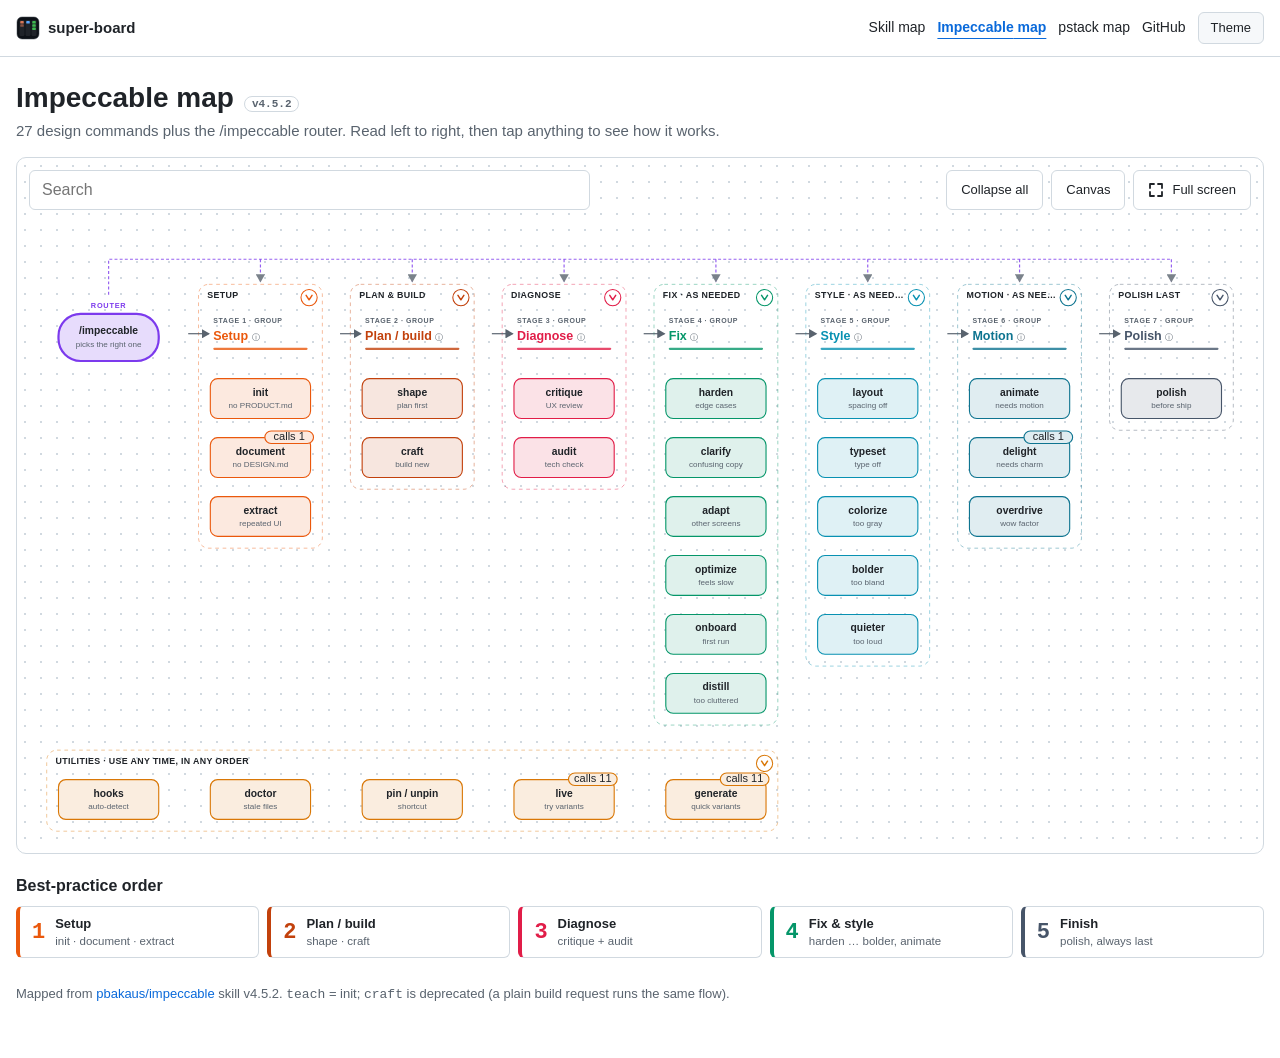
<file: diagrams/impeccable/index.html>
<!doctype html><html lang="en"><head><meta charset="utf-8"><meta name="viewport" content="width=device-width,initial-scale=1,viewport-fit=cover">
<title>Impeccable map</title>
<style>
/* Shared skill-map page shell: site tokens + nav bar (same as /onboarding/) + header, toolbar, map area, order strip, footer. */
:root{--bg:#ffffff;--bg2:#f6f8fa;--fg:#1f2328;--muted:#59636e;--border:#d1d9e0;--accent:#0969da;--green:#1a7f37;
 --sans:-apple-system,BlinkMacSystemFont,"Segoe UI","Noto Sans",Helvetica,Arial,sans-serif;--mono:ui-monospace,SFMono-Regular,"SF Mono",Menlo,Consolas,"Liberation Mono",monospace;
 --card:var(--bg);--line:var(--border);--hov:var(--bg2);--ok:#047857}
@media (prefers-color-scheme:dark){:root:not([data-theme="light"]){--bg:#0d1117;--bg2:#151b23;--fg:#f0f6fc;--muted:#9198a1;--border:#3d444d;--accent:#4493f8;--green:#3fb950;--ok:#34d399}}
:root[data-theme="dark"]{--bg:#0d1117;--bg2:#151b23;--fg:#f0f6fc;--muted:#9198a1;--border:#3d444d;--accent:#4493f8;--green:#3fb950;--ok:#34d399}
*{box-sizing:border-box}
html,body{margin:0;background:var(--bg);color:var(--fg);font:15px/1.5 var(--sans);-webkit-text-size-adjust:100%}
a{color:var(--accent);text-decoration:none}a:hover{text-decoration:underline}
code{font:13px var(--mono)}
.top{border-bottom:1px solid var(--border);background:var(--bg)}
.top .in{max-width:1040px;margin:0 auto;padding:12px 16px;display:flex;align-items:center;gap:12px}
.top.wide .in{max-width:1440px}
.logo{display:inline-flex;align-items:center;gap:8px;font-weight:700;color:var(--fg)!important;text-decoration:none!important}
.logo svg{width:24px;height:24px;display:block}
.top .sp{flex:1}
.top .lk{font-size:14px;color:var(--fg)}.top .lk[aria-current=page]{color:var(--accent);font-weight:600;text-decoration:underline;text-underline-offset:6px}
.btn{background:var(--bg2);color:var(--fg);border:1px solid var(--border);border-radius:6px;padding:5px 12px;font:inherit;font-size:13px;cursor:pointer}
.btn:hover:not(:disabled){border-color:var(--accent)}
main.sm-main{max-width:1440px;margin:0 auto;padding:24px 16px 48px;overflow-x:clip}
main.sm-main h1{font-size:28px;line-height:1.2;margin:0 0 6px}
.sm-head{display:flex;flex-wrap:wrap;align-items:baseline;gap:4px 10px}
.vpill{font:600 11px var(--mono);border:1px solid var(--border);border-radius:999px;padding:1px 7px;color:var(--muted)}
.sm-sub{color:var(--muted);margin:0 0 14px;max-width:90ch}
.sm-sub a{color:var(--accent)}
main.sm-main h2{font-size:16px;margin:20px 0 8px}
.sm-hero{position:relative;background:var(--bg);border:1px solid var(--border);border-radius:10px;padding:12px;background-image:radial-gradient(var(--border) 1px,transparent 1px);background-size:16px 16px}
.sm-hero .tb{display:flex;flex-wrap:wrap;gap:8px;align-items:center;margin:0 0 8px}
.sm-hero .tb input[type=search]{flex:1 1 220px;min-width:0;min-height:40px;border:1px solid var(--border);border-radius:6px;background:var(--bg);color:var(--fg);padding:0 12px;font:16px/1 var(--sans)}
.seg{display:flex;border:1px solid var(--border);border-radius:6px;overflow:hidden;background:var(--bg)}
.seg button{min-height:38px;padding:0 12px;border:0;background:transparent;color:var(--muted);font:inherit;cursor:pointer;border-right:1px solid var(--border);display:flex;align-items:center;justify-content:center;gap:6px}
.seg button:last-child{border-right:0}.seg button[aria-pressed=true]{background:var(--fg);color:var(--bg)}
.seg button svg{width:20px;height:20px;display:block}
.tbb{display:inline-flex;align-items:center;gap:8px;min-height:40px;padding:0 14px;border:1px solid var(--border);border-radius:6px;background:var(--bg);color:var(--fg);font:inherit;font-size:13px;cursor:pointer}
.tbb svg{width:16px;height:16px}.tbb[aria-pressed=true]{background:var(--fg);color:var(--bg)}
.tb .sp2{flex:1}
.sm-hero .scroll{overflow-x:auto;-webkit-overflow-scrolling:touch}
.sm-hero svg.map{display:block;width:100%;height:auto}
.sm-hero.exp,.sm-hero:fullscreen{position:fixed;inset:0;z-index:1000;border-radius:0;overflow:auto;background-color:var(--bg);padding:max(12px,env(safe-area-inset-top,0px)) max(12px,env(safe-area-inset-right,0px)) max(12px,env(safe-area-inset-bottom,0px)) max(12px,env(safe-area-inset-left,0px))}
.sm-hero.exp .scroll,.sm-hero:fullscreen .scroll{overflow:visible}
html.lock,html.lock body{overflow:hidden}
.legend{display:flex;flex-wrap:wrap;gap:4px 14px;font-size:12px;color:var(--muted);margin:10px 2px 0}
.lgi{display:inline-flex;align-items:center;gap:4px}.lgi svg{width:13px;height:13px}
.dim{opacity:.17}.sm-hero [data-id],.sm-hero .rg{transition:opacity .15s}
.sm-order{display:grid;grid-template-columns:repeat(auto-fit,minmax(170px,1fr));gap:8px}
.sm-order .step{display:flex;align-items:center;gap:10px;min-height:52px;padding:6px 12px;background:var(--bg);border:1px solid var(--border);border-left:4px solid var(--c,var(--fg));border-radius:6px}
.sm-order .step i{font:700 22px var(--mono);font-style:normal;color:var(--c,var(--fg))}
.sm-order .step b{font-size:13px;display:block}.sm-order .step small{display:block;color:var(--muted);font-size:11.5px}
.sm-foot{color:var(--muted);font-size:13px;margin-top:20px}.sm-foot a{display:inline-block;padding:6px 0}
:focus-visible{outline:2px solid var(--fg);outline-offset:2px}
@media (max-width:700px){
 .top .hide-s{display:none}.logo{white-space:nowrap}.top .in{gap:10px}.top .lk{font-size:13px}
 main.sm-main{padding:16px 12px 32px}main.sm-main h1{font-size:22px}
 .sm-hero svg.map{min-width:var(--mapw,1000px)}
 .sm-hero.exp svg.map,.sm-hero:fullscreen svg.map{min-width:var(--mapw,1000px)}
}

/* canvas mode + collapsible groups */
.tb .cvc{display:inline-flex;gap:6px;flex-wrap:wrap}.tb .cvc[hidden]{display:none}
.tbb.sq{min-width:40px;padding:0;justify-content:center;font-size:20px;line-height:1}
.gchev{cursor:pointer;outline:none}.gchev circle{fill:var(--bg);stroke:var(--c,var(--muted));stroke-width:1.4}.gchev path{fill:none;stroke:var(--c,var(--fg));stroke-width:2;stroke-linecap:round;stroke-linejoin:round}
.gchev:hover circle,.gchev:focus-visible circle{fill:color-mix(in srgb,var(--c,var(--fg)) 16%,var(--bg))}
.gcount{font:700 10.5px var(--sans);fill:var(--c,var(--fg))}
.sm-hero.cv .scroll{height:min(76vh,820px);overflow:hidden;position:relative;border:1px solid var(--border);border-radius:8px;background:var(--bg2);cursor:grab;touch-action:none}
.sm-hero.cv.grabbing .scroll{cursor:grabbing}
.sm-hero.cv svg.map{width:100%;height:100%;min-width:0;user-select:none;-webkit-user-select:none}
.sm-hero.cv .scroll *{-webkit-user-select:none;user-select:none}
.sm-hero.cv .reg,.sm-hero.cv .r>rect{pointer-events:all}
.sm-hero.cv [data-id]{cursor:pointer}
.sm-hero.cv.exp .scroll,.sm-hero.cv:fullscreen .scroll{height:calc(100dvh - 110px)}
@media (max-width:700px){.sm-hero.cv .scroll{height:70vh}.sm-hero.cv.exp .scroll,.sm-hero.cv:fullscreen .scroll{height:calc(100dvh - 190px)}}

:root{--mapw:1658px}
/* Shared skill-map dialog component. Inlined by diagrams/impeccable/build.py and diagrams/pstack/gen.py.
   Each page supplies: --card --fg --muted --line --bg, an accent class that sets --c on the dialog, and its own map. */
:root{--hov:#f1f5f9;--hl:#fde047;--hlfg:#1c1917;
--sm-amber:#b45309;--sm-blue:#2563eb;--sm-green:#15803d;--sm-violet:#7c3aed;--sm-teal:#0f766e;--sm-orange:#c2410c;--sm-pink:#be185d;--sm-lime:#4d7c0f;--sm-indigo:#4f46e5;--sm-cyan:#0e7490;--sm-router:#7e22ce;--sm-red:#dc2626}
@media (prefers-color-scheme:dark){:root:not([data-theme="light"]){--hov:#182033;--hl:#854d0e;--hlfg:#fef3c7;--sm-amber:#fbbf24;--sm-blue:#60a5fa;--sm-green:#34d399;--sm-violet:#a78bfa;--sm-teal:#2dd4bf;--sm-orange:#fb923c;--sm-pink:#f472b6;--sm-lime:#a3e635;--sm-indigo:#818cf8;--sm-cyan:#22d3ee;--sm-router:#c084fc;--sm-red:#f87171}}
:root[data-theme="dark"]{--hov:#182033;--hl:#854d0e;--hlfg:#fef3c7;--sm-amber:#fbbf24;--sm-blue:#60a5fa;--sm-green:#34d399;--sm-violet:#a78bfa;--sm-teal:#2dd4bf;--sm-orange:#fb923c;--sm-pink:#f472b6;--sm-lime:#a3e635;--sm-indigo:#818cf8;--sm-cyan:#22d3ee;--sm-router:#c084fc;--sm-red:#f87171}
dialog.sm{width:min(760px,calc(100vw - 32px));max-width:none;max-height:88vh;max-height:88dvh;overflow:auto;background:var(--card);color:var(--fg);border:0;border-left:6px solid var(--c);border-radius:16px;box-shadow:0 30px 90px rgba(0,0,0,.5),0 4px 14px rgba(0,0,0,.25);padding:24px 28px 22px;font-size:15.5px;line-height:1.55;overscroll-behavior:contain}
dialog.sm::backdrop{background:rgba(2,6,23,.62);backdrop-filter:blur(3px);-webkit-backdrop-filter:blur(3px)}
html:has(dialog.sm[open]){overflow:hidden}
.sm .x{position:sticky;top:0;float:right;min-width:44px;min-height:44px;margin:-10px -12px 0 8px;border:1px solid var(--line);border-radius:12px;background:var(--card);color:var(--fg);font-size:22px;line-height:1;cursor:pointer;z-index:2}
.sm h3{margin:0 0 6px;font:700 22px ui-monospace,SFMono-Regular,Menlo,Consolas,monospace;overflow-wrap:anywhere;color:var(--c)}
.sm .tags{display:flex;flex-wrap:wrap;gap:6px;margin:0 0 8px;font-size:12px}
.sm .tag{padding:2px 8px;border-radius:10px;border:1px solid var(--line);color:var(--muted)}.sm .tag.k{color:var(--c);font-weight:600;border-color:var(--c)}
.sm h4{margin:16px 0 6px;width:fit-content;padding:2px 9px;border-radius:6px;font-size:12px;letter-spacing:.08em;text-transform:uppercase;color:var(--l);background:color-mix(in srgb,var(--l) 15%,transparent);border:1px solid color-mix(in srgb,var(--l) 40%,transparent)}
.l-when{--l:var(--sm-amber)}.l-is{--l:var(--sm-blue)}.l-how{--l:var(--sm-green)}.l-bts{--l:var(--sm-violet)}.l-get{--l:var(--sm-teal)}.l-use{--l:var(--sm-orange)}.l-next{--l:var(--sm-pink)}
.l-ex{--l:var(--sm-lime)}.l-diag{--l:var(--sm-indigo)}.l-calls{--l:var(--sm-cyan)}.l-picks{--l:var(--sm-router)}.l-grp{--l:var(--sm-teal)}.l-warn{--l:var(--sm-red)}
.sm b{font-weight:700}
.sm mark{background:linear-gradient(transparent 8%,var(--hl) 8% 94%,transparent 94%);color:var(--hlfg);padding:0 3px;border-radius:3px;-webkit-box-decoration-break:clone;box-decoration-break:clone}
.sm p{margin:0}.sm ul,.sm ol{margin:0;padding-left:20px}.sm li{margin:3px 0}.sm ol li::marker{color:var(--c);font-weight:700}
.sm code{font:13.5px ui-monospace,SFMono-Regular,Menlo,Consolas,monospace;background:var(--hov);padding:1px 5px;border-radius:4px;overflow-wrap:anywhere}
.sm ul.wl{list-style:none;padding:0}.sm ul.wl li{display:flex;flex-wrap:wrap;align-items:baseline;gap:2px 8px;margin:6px 0;padding:6px 10px;background:var(--hov);border-left:3px solid var(--l,var(--c));border-radius:6px}
.sm .wc{flex:1 1 280px}.sm .wu{flex:0 0 auto}
.sm .fl{display:flex;flex-wrap:wrap;align-items:center;gap:5px 4px;margin:0 0 8px;padding:7px 8px;background:var(--hov);border-radius:8px}
.sm .pill{font-size:12.5px;line-height:1.3;padding:3px 9px;border:1px solid var(--line);background:var(--card);border-radius:12px}
.sm .pill code{background:none;padding:0;font-size:12px}
.sm .pill.cmd{font-family:ui-monospace,Menlo,monospace;font-weight:700;color:var(--c);border-color:var(--c)}
.sm .ar{color:var(--muted);font-size:13px;padding:0 1px}
.sm .cg{display:inline-flex;flex-wrap:wrap;gap:4px;align-items:center}
.sm .stack{display:inline-flex;flex-direction:column;gap:3px}
.sm .chip{min-height:30px;padding:0 10px;border:1px solid var(--c);border-radius:20px;background:var(--card);color:var(--c);font:600 12.5px ui-monospace,Menlo,monospace;cursor:pointer}
.sm .chip:hover{background:color-mix(in srgb,var(--c) 14%,var(--card))}
.sm .hl{display:flex;flex-wrap:wrap;gap:6px}
.sm .note2{margin:0;padding:8px 10px;border:1px dashed var(--c);border-radius:8px;background:color-mix(in srgb,var(--c) 8%,transparent)}
.sm .ex{border:1px dashed var(--c);border-radius:10px;background:color-mix(in srgb,var(--c) 7%,transparent);padding:10px 12px}
.sm .exr{display:grid;grid-template-columns:104px 1fr;gap:8px;margin:5px 0;align-items:baseline}.sm .exr>b{font-size:12px;color:var(--muted)}
.sm .exr code{display:block;white-space:pre-wrap;padding:6px 8px}
.sm .exr ol{padding-left:18px}
.sm .exn{font-size:12px;color:var(--muted);margin:6px 0 0!important}
@media (max-width:700px){
 dialog.sm{width:100vw;max-width:100vw;height:100vh;height:100dvh;max-height:100dvh;margin:0;border-radius:0;border-left:0;border-top:6px solid var(--c);padding:max(16px,env(safe-area-inset-top,0px)) 16px max(20px,env(safe-area-inset-bottom,0px))}
 .sm h3{font-size:20px}.sm .chip{min-height:40px}.sm .exr{grid-template-columns:1fr;gap:2px;margin:8px 0}
}

:root{--ctx:#ea580c;--plan:#c2410c;--diag:#e11d48;--fix:#059669;--style:#0891b2;--motion:#0e7490;--fin:#475569;--sys:#7c3aed;--rt:#7c3aed;--util:#d97706;}
@media (prefers-color-scheme:dark){:root:not([data-theme="light"]){--ctx:#fbbf24;--plan:#fb923c;--diag:#fb7185;--fix:#34d399;--style:#22d3ee;--motion:#22d3ee;--fin:#94a3b8;--util:#a78bfa;--rt:#a78bfa;}}
:root[data-theme="dark"]{--ctx:#fbbf24;--plan:#fb923c;--diag:#fb7185;--fix:#34d399;--style:#22d3ee;--motion:#22d3ee;--fin:#94a3b8;--util:#a78bfa;--rt:#a78bfa;}
.g-ctx{--c:var(--ctx)}.g-plan{--c:var(--plan)}.g-diag{--c:var(--diag)}.g-fix{--c:var(--fix)}.g-style{--c:var(--style)}.g-motion{--c:var(--motion)}.g-fin{--c:var(--fin)}.g-util{--c:var(--util)}.g-rt{--c:var(--rt)}

svg.map text{font-family:inherit;fill:var(--fg)}
.r rect{fill:none;stroke:var(--c);stroke-opacity:.55;stroke-dasharray:5 5}
.r text{font-size:12px;font-weight:700;fill:var(--c);text-transform:uppercase;letter-spacing:.04em}
.n{cursor:pointer;outline:none}
.n rect{fill:color-mix(in srgb,var(--c) 13%,var(--card));stroke:var(--c);stroke-width:1.5}
.n.stage rect{fill:color-mix(in srgb,var(--c) 24%,var(--card));stroke-width:2}
.n:hover rect,.n:focus-visible rect{stroke-width:3} .n.sel rect{stroke-width:3.5;fill:color-mix(in srgb,var(--c) 30%,var(--card))}
.t1{font:600 14px ui-monospace,Menlo,monospace} .t2{font-size:11px;fill:var(--muted)!important}
.arrow{stroke:var(--muted);stroke-width:1.6;fill:none} .ahead{fill:var(--muted)}
.stagehead{cursor:pointer;outline:none} .stagehead .s1{font-size:9.5px;letter-spacing:.08em;font-weight:700;fill:var(--muted)!important}
.stagehead .s2{font-size:17px;font-weight:800;fill:var(--c)!important} .stagehead .s3{font-size:11px;fill:var(--muted)!important;font-weight:400}
.stagehead .bar{fill:var(--c);opacity:.8} .stagehead:hover .s2,.stagehead:focus-visible .s2,.stagehead.sel .s2{text-decoration:underline}
.router{cursor:pointer;outline:none} .router rect{fill:color-mix(in srgb,var(--rt) 18%,var(--card));stroke:var(--rt);stroke-width:3} .router .s1{font-size:10px;letter-spacing:.1em;font-weight:800;fill:var(--rt)!important}
.router:hover rect,.router:focus-visible rect,.router.sel rect{stroke-width:4.5} .bus{stroke:var(--rt);stroke-width:1.6;fill:none;stroke-dasharray:4 3;opacity:.8}

</style></head><body>
<header class="top wide"><div class="in">
  <a class="logo" href="../"><svg viewBox="0 0 96 96" aria-hidden="true"><rect x="4" y="4" width="88" height="88" rx="20" fill="#0d1117" stroke="#3d444d" stroke-width="2"/><rect x="14" y="16" width="20" height="64" rx="5" fill="#fff" fill-opacity=".08"/><rect x="38" y="16" width="20" height="64" rx="5" fill="#fff" fill-opacity=".08"/><rect x="62" y="16" width="20" height="64" rx="5" fill="#fff" fill-opacity=".08"/><rect x="17" y="20" width="14" height="10" rx="2.5" fill="#d97757"/><rect x="17" y="33" width="14" height="10" rx="2.5" fill="#d97757" fill-opacity=".55"/><rect x="41" y="20" width="14" height="10" rx="2.5" fill="#58a6ff"/><rect x="65" y="20" width="14" height="10" rx="2.5" fill="#3fb950"/><rect x="65" y="33" width="14" height="10" rx="2.5" fill="#3fb950"/><rect x="65" y="46" width="14" height="10" rx="2.5" fill="#3fb950"/></svg>super-board</a>
  <span class="sp"></span>
  <a class="lk hide-s" href="../skill-map/">Skill map</a>
  <a class="lk" href="../impeccable/" aria-current="page">Impeccable<span class="hide-s"> map</span></a>
  <a class="lk" href="../pstack/">pstack<span class="hide-s"> map</span></a>
  <a class="lk hide-s" href="https://github.com/EricTechPro/super-board">GitHub</a>
  <button class="btn" id="sbtt" type="button" aria-label="Toggle light or dark theme">Theme</button>
</div></header>

<main class="sm-main">
<div class="sm-head"><h1>Impeccable map</h1><span class="vpill">v4.5.2</span></div>
<p class="sm-sub">27 design commands plus the /impeccable router. Read left to right, then tap anything to see how it works.</p>
<div class="sm-hero" id="hero"><div class="tb"><input type="search" id="q" placeholder="Search" aria-label="Search"><span class="sp2"></span><span class="cvc" id="cvc" hidden><button type="button" class="tbb sq" id="cv-out" aria-label="Zoom out">−</button><button type="button" class="tbb sq" id="cv-in" aria-label="Zoom in">+</button><button type="button" class="tbb" id="cv-fit">Fit</button><button type="button" class="tbb" id="cv-reset">Reset layout</button></span><button type="button" class="tbb" id="cv-col" aria-label="Collapse all groups">Collapse all</button><button type="button" class="tbb" id="cv-on" aria-pressed="false" title="Pan, zoom and rearrange the map">Canvas</button><button type="button" class="tbb" id="fsb" aria-label="Full screen"><svg viewBox="0 0 16 16" fill="none" stroke="currentColor" stroke-width="1.8" stroke-linecap="round" stroke-linejoin="round" aria-hidden="true"><path d="M2 6V2h4M10 2h4v4M14 10v4h-4M6 14H2v-4"/></svg><span id="fst">Full screen</span></button></div>
<div class="scroll" id="sc"><svg class="map" id="map" viewBox="0 0 1658 848" role="group" aria-label="impeccable command map"><defs><marker id="ah" markerWidth="8" markerHeight="8" refX="6" refY="4" orient="auto"><path d="M0 0L7 4L0 8z" class="ahead"/></marker></defs><g class="r g-ctx" data-region="ctx"><rect x="230" y="90" width="168" height="358" rx="14"/><text x="242" y="109">Setup</text></g><g class="stagehead g-ctx" data-id="stage_ctx" data-grp="ctx" data-head="1" tabindex="0" role="button" aria-label="Setup stage (a group, not a command)"><rect class="hit" x="246" y="130" width="136" height="54" fill="transparent"/><text class="s1" x="250" y="142">STAGE 1 · GROUP</text><text class="s2" x="250" y="166">Setup <tspan class="s3">ⓘ</tspan></text><rect class="bar" x="250" y="176" width="128" height="3" rx="1.5"/></g><g class="n g-ctx" data-id="init" data-grp="ctx" tabindex="0" role="button" aria-label="init: no PRODUCT.md"><rect x="246" y="218" width="136" height="54" rx="10"/><text class="t1" x="314.0" y="241" text-anchor="middle">init</text><text class="t2" x="314.0" y="258" text-anchor="middle">no PRODUCT.md</text></g><g class="n g-ctx" data-id="document" data-grp="ctx" tabindex="0" role="button" aria-label="document: no DESIGN.md"><rect x="246" y="298" width="136" height="54" rx="10"/><text class="t1" x="314.0" y="321" text-anchor="middle">document</text><text class="t2" x="314.0" y="338" text-anchor="middle">no DESIGN.md</text><g class="badge"><rect x="320" y="289" width="66" height="17" rx="8.5"/><text x="353" y="301" text-anchor="middle">calls 1</text></g></g><g class="n g-ctx" data-id="extract" data-grp="ctx" tabindex="0" role="button" aria-label="extract: repeated UI"><rect x="246" y="378" width="136" height="54" rx="10"/><text class="t1" x="314.0" y="401" text-anchor="middle">extract</text><text class="t2" x="314.0" y="418" text-anchor="middle">repeated UI</text></g><path class="arrow" data-edge="router ctx" d="M216 157.0 H244" marker-end="url(#ah)"/><g class="r g-plan" data-region="plan"><rect x="436" y="90" width="168" height="278" rx="14"/><text x="448" y="109">Plan &amp; build</text></g><g class="stagehead g-plan" data-id="stage_plan" data-grp="plan" data-head="1" tabindex="0" role="button" aria-label="Plan / build stage (a group, not a command)"><rect class="hit" x="452" y="130" width="136" height="54" fill="transparent"/><text class="s1" x="456" y="142">STAGE 2 · GROUP</text><text class="s2" x="456" y="166">Plan / build <tspan class="s3">ⓘ</tspan></text><rect class="bar" x="456" y="176" width="128" height="3" rx="1.5"/></g><g class="n g-plan" data-id="shape" data-grp="plan" tabindex="0" role="button" aria-label="shape: plan first"><rect x="452" y="218" width="136" height="54" rx="10"/><text class="t1" x="520.0" y="241" text-anchor="middle">shape</text><text class="t2" x="520.0" y="258" text-anchor="middle">plan first</text></g><g class="n g-plan" data-id="craft" data-grp="plan" tabindex="0" role="button" aria-label="craft: build new"><rect x="452" y="298" width="136" height="54" rx="10"/><text class="t1" x="520.0" y="321" text-anchor="middle">craft</text><text class="t2" x="520.0" y="338" text-anchor="middle">build new</text></g><path class="arrow" data-edge="ctx plan" d="M422 157.0 H450" marker-end="url(#ah)"/><g class="r g-diag" data-region="diag"><rect x="642" y="90" width="168" height="278" rx="14"/><text x="654" y="109">Diagnose</text></g><g class="stagehead g-diag" data-id="stage_diag" data-grp="diag" data-head="1" tabindex="0" role="button" aria-label="Diagnose stage (a group, not a command)"><rect class="hit" x="658" y="130" width="136" height="54" fill="transparent"/><text class="s1" x="662" y="142">STAGE 3 · GROUP</text><text class="s2" x="662" y="166">Diagnose <tspan class="s3">ⓘ</tspan></text><rect class="bar" x="662" y="176" width="128" height="3" rx="1.5"/></g><g class="n g-diag" data-id="critique" data-grp="diag" tabindex="0" role="button" aria-label="critique: UX review"><rect x="658" y="218" width="136" height="54" rx="10"/><text class="t1" x="726.0" y="241" text-anchor="middle">critique</text><text class="t2" x="726.0" y="258" text-anchor="middle">UX review</text></g><g class="n g-diag" data-id="audit" data-grp="diag" tabindex="0" role="button" aria-label="audit: tech check"><rect x="658" y="298" width="136" height="54" rx="10"/><text class="t1" x="726.0" y="321" text-anchor="middle">audit</text><text class="t2" x="726.0" y="338" text-anchor="middle">tech check</text></g><path class="arrow" data-edge="plan diag" d="M628 157.0 H656" marker-end="url(#ah)"/><g class="r g-fix" data-region="fix"><rect x="848" y="90" width="168" height="598" rx="14"/><text x="860" y="109">Fix · as needed</text></g><g class="stagehead g-fix" data-id="stage_fix" data-grp="fix" data-head="1" tabindex="0" role="button" aria-label="Fix stage (a group, not a command)"><rect class="hit" x="864" y="130" width="136" height="54" fill="transparent"/><text class="s1" x="868" y="142">STAGE 4 · GROUP</text><text class="s2" x="868" y="166">Fix <tspan class="s3">ⓘ</tspan></text><rect class="bar" x="868" y="176" width="128" height="3" rx="1.5"/></g><g class="n g-fix" data-id="harden" data-grp="fix" tabindex="0" role="button" aria-label="harden: edge cases"><rect x="864" y="218" width="136" height="54" rx="10"/><text class="t1" x="932.0" y="241" text-anchor="middle">harden</text><text class="t2" x="932.0" y="258" text-anchor="middle">edge cases</text></g><g class="n g-fix" data-id="clarify" data-grp="fix" tabindex="0" role="button" aria-label="clarify: confusing copy"><rect x="864" y="298" width="136" height="54" rx="10"/><text class="t1" x="932.0" y="321" text-anchor="middle">clarify</text><text class="t2" x="932.0" y="338" text-anchor="middle">confusing copy</text></g><g class="n g-fix" data-id="adapt" data-grp="fix" tabindex="0" role="button" aria-label="adapt: other screens"><rect x="864" y="378" width="136" height="54" rx="10"/><text class="t1" x="932.0" y="401" text-anchor="middle">adapt</text><text class="t2" x="932.0" y="418" text-anchor="middle">other screens</text></g><g class="n g-fix" data-id="optimize" data-grp="fix" tabindex="0" role="button" aria-label="optimize: feels slow"><rect x="864" y="458" width="136" height="54" rx="10"/><text class="t1" x="932.0" y="481" text-anchor="middle">optimize</text><text class="t2" x="932.0" y="498" text-anchor="middle">feels slow</text></g><g class="n g-fix" data-id="onboard" data-grp="fix" tabindex="0" role="button" aria-label="onboard: first run"><rect x="864" y="538" width="136" height="54" rx="10"/><text class="t1" x="932.0" y="561" text-anchor="middle">onboard</text><text class="t2" x="932.0" y="578" text-anchor="middle">first run</text></g><g class="n g-fix" data-id="distill" data-grp="fix" tabindex="0" role="button" aria-label="distill: too cluttered"><rect x="864" y="618" width="136" height="54" rx="10"/><text class="t1" x="932.0" y="641" text-anchor="middle">distill</text><text class="t2" x="932.0" y="658" text-anchor="middle">too cluttered</text></g><path class="arrow" data-edge="diag fix" d="M834 157.0 H862" marker-end="url(#ah)"/><g class="r g-style" data-region="style"><rect x="1054" y="90" width="168" height="518" rx="14"/><text x="1066" y="109">Style · as needed</text></g><g class="stagehead g-style" data-id="stage_style" data-grp="style" data-head="1" tabindex="0" role="button" aria-label="Style stage (a group, not a command)"><rect class="hit" x="1070" y="130" width="136" height="54" fill="transparent"/><text class="s1" x="1074" y="142">STAGE 5 · GROUP</text><text class="s2" x="1074" y="166">Style <tspan class="s3">ⓘ</tspan></text><rect class="bar" x="1074" y="176" width="128" height="3" rx="1.5"/></g><g class="n g-style" data-id="layout" data-grp="style" tabindex="0" role="button" aria-label="layout: spacing off"><rect x="1070" y="218" width="136" height="54" rx="10"/><text class="t1" x="1138.0" y="241" text-anchor="middle">layout</text><text class="t2" x="1138.0" y="258" text-anchor="middle">spacing off</text></g><g class="n g-style" data-id="typeset" data-grp="style" tabindex="0" role="button" aria-label="typeset: type off"><rect x="1070" y="298" width="136" height="54" rx="10"/><text class="t1" x="1138.0" y="321" text-anchor="middle">typeset</text><text class="t2" x="1138.0" y="338" text-anchor="middle">type off</text></g><g class="n g-style" data-id="colorize" data-grp="style" tabindex="0" role="button" aria-label="colorize: too gray"><rect x="1070" y="378" width="136" height="54" rx="10"/><text class="t1" x="1138.0" y="401" text-anchor="middle">colorize</text><text class="t2" x="1138.0" y="418" text-anchor="middle">too gray</text></g><g class="n g-style" data-id="bolder" data-grp="style" tabindex="0" role="button" aria-label="bolder: too bland"><rect x="1070" y="458" width="136" height="54" rx="10"/><text class="t1" x="1138.0" y="481" text-anchor="middle">bolder</text><text class="t2" x="1138.0" y="498" text-anchor="middle">too bland</text></g><g class="n g-style" data-id="quieter" data-grp="style" tabindex="0" role="button" aria-label="quieter: too loud"><rect x="1070" y="538" width="136" height="54" rx="10"/><text class="t1" x="1138.0" y="561" text-anchor="middle">quieter</text><text class="t2" x="1138.0" y="578" text-anchor="middle">too loud</text></g><path class="arrow" data-edge="fix style" d="M1040 157.0 H1068" marker-end="url(#ah)"/><g class="r g-motion" data-region="motion"><rect x="1260" y="90" width="168" height="358" rx="14"/><text x="1272" y="109">Motion · as needed</text></g><g class="stagehead g-motion" data-id="stage_motion" data-grp="motion" data-head="1" tabindex="0" role="button" aria-label="Motion stage (a group, not a command)"><rect class="hit" x="1276" y="130" width="136" height="54" fill="transparent"/><text class="s1" x="1280" y="142">STAGE 6 · GROUP</text><text class="s2" x="1280" y="166">Motion <tspan class="s3">ⓘ</tspan></text><rect class="bar" x="1280" y="176" width="128" height="3" rx="1.5"/></g><g class="n g-motion" data-id="animate" data-grp="motion" tabindex="0" role="button" aria-label="animate: needs motion"><rect x="1276" y="218" width="136" height="54" rx="10"/><text class="t1" x="1344.0" y="241" text-anchor="middle">animate</text><text class="t2" x="1344.0" y="258" text-anchor="middle">needs motion</text></g><g class="n g-motion" data-id="delight" data-grp="motion" tabindex="0" role="button" aria-label="delight: needs charm"><rect x="1276" y="298" width="136" height="54" rx="10"/><text class="t1" x="1344.0" y="321" text-anchor="middle">delight</text><text class="t2" x="1344.0" y="338" text-anchor="middle">needs charm</text><g class="badge"><rect x="1350" y="289" width="66" height="17" rx="8.5"/><text x="1383" y="301" text-anchor="middle">calls 1</text></g></g><g class="n g-motion" data-id="overdrive" data-grp="motion" tabindex="0" role="button" aria-label="overdrive: wow factor"><rect x="1276" y="378" width="136" height="54" rx="10"/><text class="t1" x="1344.0" y="401" text-anchor="middle">overdrive</text><text class="t2" x="1344.0" y="418" text-anchor="middle">wow factor</text></g><path class="arrow" data-edge="style motion" d="M1246 157.0 H1274" marker-end="url(#ah)"/><g class="r g-fin" data-region="fin"><rect x="1466" y="90" width="168" height="198" rx="14"/><text x="1478" y="109">Polish last</text></g><g class="stagehead g-fin" data-id="stage_fin" data-grp="fin" data-head="1" tabindex="0" role="button" aria-label="Polish stage (a group, not a command)"><rect class="hit" x="1482" y="130" width="136" height="54" fill="transparent"/><text class="s1" x="1486" y="142">STAGE 7 · GROUP</text><text class="s2" x="1486" y="166">Polish <tspan class="s3">ⓘ</tspan></text><rect class="bar" x="1486" y="176" width="128" height="3" rx="1.5"/></g><g class="n g-fin" data-id="polish" data-grp="fin" tabindex="0" role="button" aria-label="polish: before ship"><rect x="1482" y="218" width="136" height="54" rx="10"/><text class="t1" x="1550.0" y="241" text-anchor="middle">polish</text><text class="t2" x="1550.0" y="258" text-anchor="middle">before ship</text></g><path class="arrow" data-edge="motion fin" d="M1452 157.0 H1480" marker-end="url(#ah)"/><g class="router" data-id="menu" data-grp="router" data-head="1" tabindex="0" role="button" aria-label="/impeccable router: reads your project and picks the right command"><text class="s1" x="108.0" y="122" text-anchor="middle">ROUTER</text><rect x="40" y="130" width="136" height="64" rx="30"/><text class="t1" x="108.0" y="157" text-anchor="middle">/impeccable</text><text class="t2" x="108.0" y="175" text-anchor="middle">picks the right one</text></g><path class="bus" data-trunk="router" d="M108.0 104 V56 H1550.0"/><path class="bus" data-edge="router ctx" d="M314.0 56 V86" marker-end="url(#ah)"/><path class="bus" data-edge="router plan" d="M520.0 56 V86" marker-end="url(#ah)"/><path class="bus" data-edge="router diag" d="M726.0 56 V86" marker-end="url(#ah)"/><path class="bus" data-edge="router fix" d="M932.0 56 V86" marker-end="url(#ah)"/><path class="bus" data-edge="router style" d="M1138.0 56 V86" marker-end="url(#ah)"/><path class="bus" data-edge="router motion" d="M1344.0 56 V86" marker-end="url(#ah)"/><path class="bus" data-edge="router fin" d="M1550.0 56 V86" marker-end="url(#ah)"/><g class="r g-util" data-region="util"><rect x="24" y="722" width="992" height="110" rx="14"/><text x="36" y="741">Utilities · use any time, in any order</text></g><g class="n g-util" data-id="hooks" data-grp="util" tabindex="0" role="button" aria-label="hooks: auto-detect"><rect x="40" y="762" width="136" height="54" rx="10"/><text class="t1" x="108.0" y="785" text-anchor="middle">hooks</text><text class="t2" x="108.0" y="802" text-anchor="middle">auto-detect</text></g><g class="n g-util" data-id="doctor" data-grp="util" tabindex="0" role="button" aria-label="doctor: stale files"><rect x="246" y="762" width="136" height="54" rx="10"/><text class="t1" x="314.0" y="785" text-anchor="middle">doctor</text><text class="t2" x="314.0" y="802" text-anchor="middle">stale files</text></g><g class="n g-util" data-id="pin" data-grp="util" tabindex="0" role="button" aria-label="pin / unpin: shortcut"><rect x="452" y="762" width="136" height="54" rx="10"/><text class="t1" x="520.0" y="785" text-anchor="middle">pin / unpin</text><text class="t2" x="520.0" y="802" text-anchor="middle">shortcut</text></g><g class="n g-util" data-id="live" data-grp="util" tabindex="0" role="button" aria-label="live: try variants"><rect x="658" y="762" width="136" height="54" rx="10"/><text class="t1" x="726.0" y="785" text-anchor="middle">live</text><text class="t2" x="726.0" y="802" text-anchor="middle">try variants</text><g class="badge"><rect x="732" y="753" width="66" height="17" rx="8.5"/><text x="765" y="765" text-anchor="middle">calls 11</text></g></g><g class="n g-util" data-id="generate" data-grp="util" tabindex="0" role="button" aria-label="generate: quick variants"><rect x="864" y="762" width="136" height="54" rx="10"/><text class="t1" x="932.0" y="785" text-anchor="middle">generate</text><text class="t2" x="932.0" y="802" text-anchor="middle">quick variants</text><g class="badge"><rect x="938" y="753" width="66" height="17" rx="8.5"/><text x="971" y="765" text-anchor="middle">calls 11</text></g></g></svg></div>

<dialog id="pop" aria-label="Details"></dialog></div>
<h2>Best-practice order</h2>
<div class="sm-order"><div class="step g-ctx"><i>1</i><span><b>Setup</b><small>init · document · extract</small></span></div><div class="step g-plan"><i>2</i><span><b>Plan / build</b><small>shape · craft</small></span></div><div class="step g-diag"><i>3</i><span><b>Diagnose</b><small>critique + audit</small></span></div><div class="step g-fix"><i>4</i><span><b>Fix &amp; style</b><small>harden … bolder, animate</small></span></div><div class="step g-fin"><i>5</i><span><b>Finish</b><small>polish, always last</small></span></div></div>
<footer class="sm-foot">Mapped from <a href="https://github.com/pbakaus/impeccable">pbakaus/impeccable</a> skill v4.5.2. <code>teach</code> = init; <code>craft</code> is deprecated (a plain build request runs the same flow).</footer>
</main>
<script>
/* Shared skill-map dialog component (SM). Inlined by diagrams/impeccable/build.py and diagrams/pstack/gen.py.
   Markup in text: **bold**  ==highlight (one per section)==  `code`  [[id]] (tappable chip, label from opts.label). */
var SM=(function(){
 function el(t,c,x){var e=document.createElement(t);if(c)e.className=c;if(x!=null)e.textContent=x;return e}
 function Dlg(dlg,opts){
  var body=el('div'),btn=el('button','x','×');btn.type='button';btn.setAttribute('aria-label','Close');
  dlg.textContent='';dlg.appendChild(btn);dlg.appendChild(body);dlg.classList.add('sm');
  var self={body:body,dlg:dlg,opts:opts};
  function chip(id){var c=el('button','chip',opts.label?opts.label(id):id);c.type='button';c.dataset.go=id;return c}
  function md(p,s){String(s).split(/(\*\*.+?\*\*|==.+?==|`.+?`|\[\[[^\]]+\]\])/).forEach(function(x){if(!x)return;
   if(x.slice(0,2)==='**')p.appendChild(el('b',null,x.slice(2,-2)));else if(x.slice(0,2)==='==')p.appendChild(el('mark',null,x.slice(2,-2)));
   else if(x[0]==='`')p.appendChild(el('code',null,x.slice(1,-1)));else if(x.slice(0,2)==='[[')p.appendChild(chip(x.slice(2,-2)));else p.appendChild(document.createTextNode(x))})}
  function sec(label,key){body.appendChild(el('h4','l-'+key,label))}
  function para(s){var p=el('p');md(p,s);body.appendChild(p)}
  function list(a,ordered){var u=el(ordered?'ol':'ul');a.forEach(function(x){var li=el('li');md(li,x);u.appendChild(li)});body.appendChild(u)}
  /* "When X -> use this" list: each item "situation → action" */
  function when(a){var u=el('ul','wl');(typeof a==='string'?[a]:a).forEach(function(x){var li=el('li'),i=x.indexOf('→');
   if(i<0){var c0=el('span','wc');md(c0,x);li.appendChild(c0)}else{var c=el('span','wc');md(c,x.slice(0,i).trim());li.appendChild(c);li.appendChild(el('span','ar','→'));var w=el('span','wu');md(w,x.slice(i+1).trim());li.appendChild(w)}
   u.appendChild(li)});body.appendChild(u)}
  function flow(f){var d=el('div','fl');f.forEach(function(tk,i){if(i)d.appendChild(el('span','ar','→'));
   if(Array.isArray(tk)){var g=el('span','cg');tk.forEach(function(x){g.appendChild(chip(x.slice(1)))});d.appendChild(g)}
   else if(tk&&tk.stack){var sk=el('span','stack');tk.stack.forEach(function(x){var p=el('span','pill');md(p,x);sk.appendChild(p)});d.appendChild(sk)}
   else if(tk[0]==='@'){d.appendChild(chip(tk.slice(1)))}
   else{var p=el('span','pill'+(i===0&&tk[0]==='/'?' cmd':''));md(p,tk);d.appendChild(p)}});body.appendChild(d)}
  /* rows: [label, content, kind]  kind 'code' = exact prompt, array content = numbered steps */
  function example(rows,note){var b=el('div','ex');rows.forEach(function(r){var row=el('div','exr');row.appendChild(el('b',null,r[0]));
   if(r[2]==='code')row.appendChild(el('code',null,r[1]));else if(Array.isArray(r[1])){var o=el('ol');r[1].forEach(function(s){var li=el('li');md(li,s);o.appendChild(li)});row.appendChild(o)}else{var s=el('span');md(s,r[1]);row.appendChild(s)}
   b.appendChild(row)});b.appendChild(el('p','exn',note||'Example'));body.appendChild(b)}
  function chips(ids){var h=el('div','hl');ids.forEach(function(n){h.appendChild(chip(n))});body.appendChild(h)}
  function note(s){var n=el('p','note2');md(n,s);body.appendChild(n)}
  function tags(a){var t=el('div','tags');a.forEach(function(x){t.appendChild(el('span','tag'+(x[1]?' k':''),x[0]))});body.appendChild(t)}
  /* model: {accent, title, tags:[[text,key?]], blocks:[{label,key,type,v,note}]}; type: p ul ol when flows example chips note node */
  self.render=function(m){body.textContent='';dlg.className='sm '+(m.accent||'');if(m.title)body.appendChild(el('h3',null,m.title));if(m.tags)tags(m.tags);
   m.blocks.forEach(function(b){if(b.label)sec(b.label,b.key||'how');var t=b.type;
    if(t==='p')para(b.v);else if(t==='ul')list(b.v);else if(t==='ol')list(b.v,1);else if(t==='when')when(b.v);else if(t==='flows')b.v.forEach(flow);
    else if(t==='example')example(b.v,b.note);else if(t==='chips')chips(b.v);else if(t==='note')note(b.v);else if(t==='node')b.v(body,self)})};
  self.open=function(){if(!dlg.open){try{dlg.showModal()}catch(e){dlg.setAttribute('open','')}}dlg.scrollTop=0;btn.focus({preventScroll:true})};
  self.close=function(){if(dlg.open){try{dlg.close()}catch(e){dlg.removeAttribute('open')}}};
  dlg.addEventListener('click',function(e){var c=e.target.closest&&e.target.closest('[data-go]');if(c){opts.onGo&&opts.onGo(c.dataset.go);return}
   if(e.target.closest('.x')){self.close();return}
   var r=dlg.getBoundingClientRect();if(e.clientX<r.left||e.clientX>r.right||e.clientY<r.top||e.clientY>r.bottom)self.close()});
  dlg.addEventListener('close',function(){opts.onClose&&opts.onClose()});
  self.md=md;self.el=el;self.chip=chip;self.sec=sec;self.para=para;self.list=list;self.flow=flow;
  return self}
 /* "a • b • c" -> list; arrays pass through */
 function bullets(w){return Array.isArray(w)?w:String(w).split(' • ')}
 /* "**Situation:** text. (1) a. (2) b." -> {situation, steps[]} */
 function story(s){var m=String(s).match(/^\s*\*\*Situation:\*\*\s*([\s\S]*?)\s*(\(1\)[\s\S]*)?$/),sit=m?m[1]:'',steps=[];
  if(m&&m[2])m[2].split(/\(\d+\)\s*/).forEach(function(x){x=x.trim();if(x)steps.push(x)});return {situation:sit,steps:steps}}
 return {Dialog:Dlg,el:el,bullets:bullets,story:story}
})();

var SMPAGE=null;
var MODELS={"menu": {"title": "/impeccable", "accent": "g-rt", "tags": [["what next?", 1], ["router"]], "blocks": [{"label": "When to use it", "key": "when", "type": "when", "v": ["When you open a project and ==do not know what to do first== \u2192 [[menu]]", "When you want a **fresh next step** after finishing a task \u2192 [[menu]]", "When you can just **say what you want** in words \u2192 [[menu]] picks the command for you"]}, {"label": "What it is", "key": "is", "type": "p", "v": "The **front door**. It ==reads your project and picks the right command== for you."}, {"label": "How it works", "key": "how", "type": "ol", "v": ["**Reads** your project's state with one quick scan", "**Runs** the design checker once on the files that changed (web only)", "Picks the ==2-3 most useful== next commands", "**Shows** them with the full list. It never runs anything on its own"]}, {"label": "Example", "key": "ex", "type": "example", "note": "Example. A realistic case, written from the reference file.", "v": [["Situation", "You opened a project that has PRODUCT.md but no DESIGN.md."], ["You type", "/impeccable", "code"], ["What happens", ["It scans the project state and the files that changed.", "It runs the design checker once on them.", "It picks the 2-3 best next commands."]], ["You get", "Picks like: 1) /impeccable document 2) /impeccable critique pricing page. Nothing runs yet."]]}, {"label": "How it picks", "key": "picks", "type": "flows", "v": [["No `PRODUCT.md` yet", "[[init]]"], ["Code, but no `DESIGN.md`", "[[document]]"], ["Never reviewed before", "[[critique]]"], ["Review score low or P0/P1 problems", "[[polish]]"], ["Changes on one screen", "[[audit]] or [[polish]] on those files"], ["Dev server running (web)", "[[live]] or [[generate]]"], ["Phone app (iOS/Android)", "no live or generate"], ["Nothing stands out", "groups: build new / improve / try looks"]]}, {"label": "Or just say it in words", "key": "picks", "type": "flows", "v": [["\"make it bolder\"", "[[bolder]]"], ["\"the words are confusing\"", "[[clarify]]"], ["\"build a landing page\"", "[[init]] if needed", "new-work flow"], ["two commands fit", "asks you once"]]}, {"label": "What you get", "key": "get", "type": "p", "v": "2-3 pointed picks, with the exact command to type"}, {"label": "Next", "key": "next", "type": "p", "v": "whichever command it picks"}]}, "init": {"title": "init", "accent": "g-ctx", "tags": [["no PRODUCT.md", 1], ["Setup"]], "blocks": [{"label": "When to use it", "key": "when", "type": "when", "v": ["When the project is **brand new** and ==nothing records who it is for== \u2192 [[init]]", "When the AI keeps **guessing your brand** \u2192 [[init]]", "When PRODUCT.md is **missing** \u2192 [[init]] first, then the rest"]}, {"label": "What it is", "key": "is", "type": "p", "v": "A short **interview** that records ==who your product is for== and how it should feel."}, {"label": "How it works", "key": "how", "type": "ol", "v": ["**Looks** at your project first, so it asks fewer questions", "**Interviews** you: who it is for, what it is for, any limits", "**Asks** at least one full round of questions", "Writes the answers into a file called ==PRODUCT.md==", "**Sets** up live mode if your app can run in a browser"]}, {"label": "Example", "key": "ex", "type": "example", "note": "Example. A realistic case, written from the reference file.", "v": [["Situation", "A new app and the AI keeps guessing who it is for."], ["You type", "/impeccable init", "code"], ["What happens", ["It reads your repo first.", "It interviews you: users, purpose, limits.", "It writes the answers down."]], ["You get", "PRODUCT.md at the project root. No code touched."]]}, {"label": "Behind the scenes", "key": "bts", "type": "flows", "v": [["/init", "asks you questions", "writes `PRODUCT.md`"], ["`PRODUCT.md`", "read first by every command"]]}, {"label": "What you get", "key": "get", "type": "p", "v": "PRODUCT.md, the notes every other command reads"}, {"label": "Next", "key": "next", "type": "p", "v": "[[shape]], [[craft]] or [[document]]"}]}, "document": {"title": "document", "accent": "g-ctx", "tags": [["no DESIGN.md", 1], ["Setup"]], "blocks": [{"label": "When to use it", "key": "when", "type": "when", "v": ["When you have **code but no design file** and ==want later edits to stay on-brand== \u2192 [[document]]", "When the look has **drifted** from what DESIGN.md says \u2192 [[document]] again", "When there is **no code yet** \u2192 [[document]] still works from your interview (seed mode)"]}, {"label": "What it is", "key": "is", "type": "p", "v": "Reads your code and writes down its **colors, fonts and parts** in ==one design file==."}, {"label": "How it works", "key": "how", "type": "ol", "v": ["**Scans** your code for colors, fonts, spacing and components", "**Pulls** those out automatically into a draft", "**Asks** you two rounds of questions to describe the look in words", "Writes ==DESIGN.md== plus a machine-readable copy", "No code yet? It builds the file from your interview instead"]}, {"label": "Example", "key": "ex", "type": "example", "note": "Example. A realistic case, written from the reference file.", "v": [["Situation", "Your app has CSS but no design file."], ["You type", "/impeccable document", "code"], ["What happens", ["It scans CSS, tokens and components.", "It drafts the colors and fonts.", "It asks two rounds of questions, then writes the file."]], ["You get", "DESIGN.md plus a small sidecar file. No UI changes."]]}, {"label": "Behind the scenes", "key": "bts", "type": "flows", "v": [["/document", "scans `CSS` + tokens", "asks 2 rounds of questions", "writes `DESIGN.md`"], ["`DESIGN.md`", "read by [[shape]] [[craft]] [[polish]]"]]}, {"label": "Calls these", "key": "calls", "type": "flows", "v": [["/document", ["@init"]]]}, {"label": "What you get", "key": "get", "type": "p", "v": "DESIGN.md, a written spec of your look"}, {"label": "Next", "key": "next", "type": "p", "v": "every later command"}]}, "shape": {"title": "shape", "accent": "g-plan", "tags": [["plan first", 1], ["Plan & build"]], "blocks": [{"label": "When to use it", "key": "when", "type": "when", "v": ["When the screen is **big or unclear** and ==you want a plan before any code== \u2192 [[shape]]", "When you want a **brief the team can confirm** first \u2192 [[shape]]", "When you just want it **built** \u2192 [[craft]] or simply ask"]}, {"label": "What it is", "key": "is", "type": "p", "v": "==Plans== a screen or feature with you **before any code**."}, {"label": "How it works", "key": "how", "type": "ol", "v": ["**Interviews** you: purpose, who uses it, what success looks like", "**Asks** a second round only if something important is missing", "**Writes** the smallest useful design brief", "==You confirm it==, then it stops. No code is written"]}, {"label": "Example", "key": "ex", "type": "example", "note": "Example. A realistic case, written from the reference file.", "v": [["Situation", "You need a settings page for invoice reminders."], ["You type", "/impeccable shape a settings page for invoice reminders", "code"], ["What happens", ["It interviews you: who uses it, what success looks like.", "It asks one more round only if something key is missing.", "It writes a one-page brief and stops."]], ["You get", "A brief you confirm. No code yet."]]}, {"label": "Behind the scenes", "key": "bts", "type": "flows", "v": [["/shape", "interview", "brief you confirm", "[[craft]]"]]}, {"label": "What you get", "key": "get", "type": "p", "v": "A confirmed design brief (no code)"}, {"label": "Next", "key": "next", "type": "p", "v": "[[craft]]"}]}, "craft": {"title": "craft", "accent": "g-plan", "tags": [["build new", 1], ["Plan & build"]], "blocks": [{"label": "When to use it", "key": "when", "type": "when", "v": ["When you want a **new screen or a redesign** built end to end \u2192 [[craft]]", "When you only need a **plan, not code** \u2192 [[shape]]", "When you can just **ask for the build**: ==craft is the same thing== \u2192 [[craft]]"]}, {"label": "What it is", "key": "is", "type": "p", "v": "==Builds== a new screen or redesign **from start to finish**."}, {"label": "How it works", "key": "how", "type": "ol", "v": ["**Checks** what is already decided so it does not re-ask", "**Asks** one round of questions", "==Picks a visual direction== and commits to it", "Can draw 3 rough looks first if image tools are available", "**Builds** the screen", "A fresh reviewer checks it, then DESIGN.md is updated"]}, {"label": "Example", "key": "ex", "type": "example", "note": "Example. A realistic case, written from the reference file.", "v": [["Situation", "You need a pricing page built."], ["You type", "/impeccable craft a pricing page", "code"], ["What happens", ["It decides what is already true and asks one round.", "It picks a visual direction and builds the page.", "A fresh reviewer checks it and DESIGN.md is updated."]], ["You get", "A built pricing page plus an updated DESIGN.md."]]}, {"label": "Behind the scenes", "key": "bts", "type": "flows", "v": [["/craft", "picks a direction", "builds screen", "fresh reviewer checks", "updates `DESIGN.md`"]]}, {"label": "What you get", "key": "get", "type": "p", "v": "A finished, reviewed screen"}, {"label": "Next", "key": "next", "type": "p", "v": "[[critique]], then the fix commands"}]}, "critique": {"title": "critique", "accent": "g-diag", "tags": [["UX review", 1], ["Diagnose"]], "blocks": [{"label": "When to use it", "key": "when", "type": "when", "v": ["When ==the page works but you cannot say why it feels off== \u2192 [[critique]]", "When you want a **design score and ranked problems** before fixing \u2192 [[critique]]", "When you care about **speed or accessibility** instead \u2192 [[audit]]"]}, {"label": "What it is", "key": "is", "type": "p", "v": "A **design review** that gives ==a score out of 40==."}, {"label": "How it works", "key": "how", "type": "ol", "v": ["**Picks** the screen or page to review", "One reviewer judges the design against 10 usability rules", "A second one runs an automatic checker in a real browser", "Combines both into a ==score out of 40== and a ranked problem list (P0 worst to P3 minor)", "**Saves** a snapshot so you can see progress next time", "**Asks** what you want to fix first"]}, {"label": "Example", "key": "ex", "type": "example", "note": "Example. A realistic case, written from the reference file.", "v": [["Situation", "The checkout works but feels clunky."], ["You type", "/impeccable critique the checkout page", "code"], ["What happens", ["It picks the page to review.", "One reviewer judges design, another runs the checker in a browser.", "It combines both and saves a snapshot."]], ["You get", "A score like 27/40 and a ranked problem list (P0 worst to P3 minor)."]]}, {"label": "Behind the scenes", "key": "bts", "type": "flows", "v": [["/critique", "reads `PRODUCT.md` + `DESIGN.md`", "reviewer 1: 10 usability rules", "reviewer 2: browser checker", "score /40 + fix list"], ["saves snapshot", "[[polish]] reads it later"]]}, {"label": "What you get", "key": "get", "type": "p", "v": "A score out of 40 and a ranked fix list"}, {"label": "Next", "key": "next", "type": "p", "v": "the fix commands, then [[polish]]"}]}, "audit": {"title": "audit", "accent": "g-diag", "tags": [["tech check", 1], ["Diagnose"]], "blocks": [{"label": "When to use it", "key": "when", "type": "when", "v": ["When you need to know if it is **built right**: ==speed, access, phones== \u2192 [[audit]]", "When a **launch checklist** wants numbers \u2192 [[audit]]", "When the question is **how it feels to use** \u2192 [[critique]]"]}, {"label": "What it is", "key": "is", "type": "p", "v": "A **technical health check** of ==accessibility, speed and mobile layout==."}, {"label": "How it works", "key": "how", "type": "ol", "v": ["**Checks** 5 areas: accessibility, speed, theming, mobile layout, code quality", "**Scores** each area from 0 to 4 (total out of 20)", "**Lists** problems from most to least urgent", "**Names** the command that fixes each one", "==Reports only==. It changes nothing"]}, {"label": "Example", "key": "ex", "type": "example", "note": "Example. A realistic case, written from the reference file.", "v": [["Situation", "Launch is close and you want the technical truth."], ["You type", "/impeccable audit the dashboard", "code"], ["What happens", ["It checks 5 areas: accessibility, speed, theming, phones, code.", "It scores each 0 to 4.", "It names the command that fixes each problem."]], ["You get", "A score like 14/20 and a fix list. Nothing is changed."]]}, {"label": "Behind the scenes", "key": "bts", "type": "flows", "v": [["/audit", "checks 5 areas", "scores each 0-4", "fix list (P0-P3)", "[[harden]] [[optimize]] [[adapt]]"]]}, {"label": "What you get", "key": "get", "type": "p", "v": "A health score out of 20 and an action plan"}, {"label": "Next", "key": "next", "type": "p", "v": "[[harden]], [[optimize]] or [[adapt]], then [[polish]]"}]}, "harden": {"title": "harden", "accent": "g-fix", "tags": [["edge cases", 1], ["Fix"]], "blocks": [{"label": "When to use it", "key": "when", "type": "when", "v": ["When ==real users will paste odd data== (very long names, empty fields) \u2192 [[harden]]", "When **errors or empty states** look broken \u2192 [[harden]]", "When the app must work in **other languages** \u2192 [[harden]]"]}, {"label": "What it is", "key": "is", "type": "p", "v": "Makes the screen cope with ==messy real-world cases== like **long text** and **errors**."}, {"label": "How it works", "key": "how", "type": "ol", "v": ["**Works** out what could break with real data", "**Tests** very long or very short text", "**Checks** other languages and text directions", "Adds ==error, empty and loading states==", "**Makes** sure bad input is handled kindly"]}, {"label": "Example", "key": "ex", "type": "example", "note": "Example. A realistic case, written from the reference file.", "v": [["Situation", "The signup form breaks on a 60-letter name."], ["You type", "/impeccable harden the signup form", "code"], ["What happens", ["It tests very long text, empty fields and bad input.", "It checks other languages.", "It adds error, empty and loading states."]], ["You get", "A form that copes with messy real input."]]}, {"label": "Behind the scenes", "key": "bts", "type": "flows", "v": [["/harden", "tests odd data", "adds error + empty states", "[[polish]]"]]}, {"label": "What you get", "key": "get", "type": "p", "v": "A screen that handles errors, long text and other languages"}, {"label": "Next", "key": "next", "type": "p", "v": "[[polish]]"}]}, "clarify": {"title": "clarify", "accent": "g-fix", "tags": [["confusing copy", 1], ["Fix"]], "blocks": [{"label": "When to use it", "key": "when", "type": "when", "v": ["When people ==do not understand a label or error== \u2192 [[clarify]]", "When buttons say **\"Submit\"** and nobody knows what happens \u2192 [[clarify]]", "When help text is **too long** \u2192 [[clarify]]"]}, {"label": "What it is", "key": "is", "type": "p", "v": "Rewrites **confusing words** into ==plain, clear text==."}, {"label": "How it works", "key": "how", "type": "ol", "v": ["**Reads** all the wording on the screen", "**Decides** what the user most needs to know", "==Rewrites buttons==, forms, errors and help text", "**Keeps** the tone consistent and easy to read aloud"]}, {"label": "Example", "key": "ex", "type": "example", "note": "Example. A realistic case, written from the reference file.", "v": [["Situation", "Users see \"Something went wrong\" and give up."], ["You type", "/impeccable clarify the error messages", "code"], ["What happens", ["It reads every message on the screen.", "It decides what the user needs to know.", "It rewrites the vague ones."]], ["You get", "\"Something went wrong\" becomes \"We could not save. Check your connection and try again.\""]]}, {"label": "Behind the scenes", "key": "bts", "type": "flows", "v": [["/clarify", "reads all the words", "rewrites them", "[[polish]]"]]}, {"label": "What you get", "key": "get", "type": "p", "v": "Clearer wording throughout"}, {"label": "Next", "key": "next", "type": "p", "v": "[[polish]]"}]}, "adapt": {"title": "adapt", "accent": "g-fix", "tags": [["other screens", 1], ["Fix"]], "blocks": [{"label": "When to use it", "key": "when", "type": "when", "v": ["When it looks fine on desktop but ==breaks on a phone== \u2192 [[adapt]]", "When you need a **print or email** version \u2192 [[adapt]]", "When touch targets are **too small** \u2192 [[adapt]]"]}, {"label": "What it is", "key": "is", "type": "p", "v": "Reworks the design for ==another screen size== or format."}, {"label": "How it works", "key": "how", "type": "ol", "v": ["**Looks** at where the design needs to work (phone, tablet, print, email)", "Plans a layout for each, ==not just a shrunk copy==", "**Adjusts** breakpoints, touch sizes and navigation", "**Checks** the result on each size"]}, {"label": "Example", "key": "ex", "type": "example", "note": "Example. A realistic case, written from the reference file.", "v": [["Situation", "The pricing table is wide and breaks on phones."], ["You type", "/impeccable adapt the pricing table for phones", "code"], ["What happens", ["It plans a phone layout, not a shrunk copy.", "It adjusts breakpoints and tap sizes.", "It checks the result per screen size."]], ["You get", "A pricing table that stacks cleanly on a phone."]]}, {"label": "Behind the scenes", "key": "bts", "type": "flows", "v": [["/adapt", "picks target screens", "new layout per screen", "[[polish]]"]]}, {"label": "What you get", "key": "get", "type": "p", "v": "A layout that fits the new screen or format"}, {"label": "Next", "key": "next", "type": "p", "v": "[[polish]]"}]}, "optimize": {"title": "optimize", "accent": "g-fix", "tags": [["feels slow", 1], ["Fix"]], "blocks": [{"label": "When to use it", "key": "when", "type": "when", "v": ["When the page ==feels slow or janky== \u2192 [[optimize]]", "When **Core Web Vitals** (load, response, stability) are red \u2192 [[optimize]]", "When you want **before and after numbers** \u2192 [[optimize]]"]}, {"label": "What it is", "key": "is", "type": "p", "v": "Finds ==what makes the screen slow== and **speeds it up**."}, {"label": "How it works", "key": "how", "type": "ol", "v": ["**Finds** the real cause of slowness first", "**Looks** at loading, drawing, animation and network use", "**Checks** the three Core Web Vitals (load speed, response, stability)", "==Measures before and after== so you see the gain"]}, {"label": "Example", "key": "ex", "type": "example", "note": "Example. A realistic case, written from the reference file.", "v": [["Situation", "The homepage takes 6 seconds to show anything."], ["You type", "/impeccable optimize the homepage", "code"], ["What happens", ["It finds the real slow part first.", "It fixes loading, drawing or bundle size.", "It measures again."]], ["You get", "A faster page with before and after numbers."]]}, {"label": "Behind the scenes", "key": "bts", "type": "flows", "v": [["/optimize", "finds the slow part", "fixes it", "before/after numbers", "[[polish]]"]]}, {"label": "What you get", "key": "get", "type": "p", "v": "A faster screen with before/after numbers"}, {"label": "Next", "key": "next", "type": "p", "v": "[[polish]]"}]}, "onboard": {"title": "onboard", "accent": "g-fix", "tags": [["first run", 1], ["Fix"]], "blocks": [{"label": "When to use it", "key": "when", "type": "when", "v": ["When ==new users get lost== on first use \u2192 [[onboard]]", "When an **empty screen** just says \"No data\" \u2192 [[onboard]]", "When people **drop off** before their first win \u2192 [[onboard]]"]}, {"label": "What it is", "key": "is", "type": "p", "v": "Designs ==what a new user sees first==, including **empty screens**."}, {"label": "How it works", "key": "how", "type": "ol", "v": ["**Finds** the moment a new user first sees value", "==Keeps the first run short== and skippable", "**Designs** the welcome flow or tour", "**Designs** what empty screens say and show"]}, {"label": "Example", "key": "ex", "type": "example", "note": "Example. A realistic case, written from the reference file.", "v": [["Situation", "New users sign up, see an empty dashboard and leave."], ["You type", "/impeccable onboard new users", "code"], ["What happens", ["It finds the first win for a new user.", "It designs a short, skippable welcome.", "It designs the empty screens."]], ["You get", "A first-run flow and friendly empty states."]]}, {"label": "Behind the scenes", "key": "bts", "type": "flows", "v": [["/onboard", "finds first win", "designs first-run + empty states", "[[polish]]"]]}, {"label": "What you get", "key": "get", "type": "p", "v": "A first-run flow and empty states"}, {"label": "Next", "key": "next", "type": "p", "v": "[[polish]]"}]}, "distill": {"title": "distill", "accent": "g-fix", "tags": [["too cluttered", 1], ["Fix"]], "blocks": [{"label": "When to use it", "key": "when", "type": "when", "v": ["When the screen is ==too cluttered== \u2192 [[distill]]", "When there are **too many options** or duplicate info \u2192 [[distill]]", "When you want to **remove, not add** \u2192 [[distill]]"]}, {"label": "What it is", "key": "is", "type": "p", "v": "==Strips out== everything that **does not earn its place**."}, {"label": "How it works", "key": "how", "type": "ol", "v": ["**Looks** at what is on the screen now", "**Decides** what can go", "**Simplifies** layout, options, wording and code", "==Lists what was removed== and why"]}, {"label": "Example", "key": "ex", "type": "example", "note": "Example. A realistic case, written from the reference file.", "v": [["Situation", "The settings page has 40 options and nobody finds anything."], ["You type", "/impeccable distill the settings page", "code"], ["What happens", ["It looks at what is on screen.", "It decides what can go.", "It simplifies layout, options and wording."]], ["You get", "A simpler page and a list of what was removed."]]}, {"label": "Behind the scenes", "key": "bts", "type": "flows", "v": [["/distill", "decides what goes", "simplifies", "list of removed items", "[[polish]]"]]}, {"label": "What you get", "key": "get", "type": "p", "v": "A simpler screen and a list of what was cut"}, {"label": "Next", "key": "next", "type": "p", "v": "[[polish]]"}]}, "layout": {"title": "layout", "accent": "g-style", "tags": [["spacing off", 1], ["Style"]], "blocks": [{"label": "When to use it", "key": "when", "type": "when", "v": ["When ==spacing or reading order feels off== \u2192 [[layout]]", "When **related things are not grouped** \u2192 [[layout]]", "When the page is **one long flat column** \u2192 [[layout]]"]}, {"label": "What it is", "key": "is", "type": "p", "v": "Fixes **spacing**, **grouping** and ==reading order==."}, {"label": "How it works", "key": "how", "type": "ol", "v": ["**Decides** who is looking and what they need first", "Two checks run separately: a design review and an automatic scan", "Chooses a clear ==spacing and grouping plan==", "**Applies** it while keeping the current look"]}, {"label": "Example", "key": "ex", "type": "example", "note": "Example. A realistic case, written from the reference file.", "v": [["Situation", "The account page has everything but reads as a flat list."], ["You type", "/impeccable layout the account page", "code"], ["What happens", ["It picks who is looking and what they need first.", "Two checks run apart: a design review and a scan.", "It sets a spacing and grouping plan."]], ["You get", "Clear groups and even spacing. Same colors and fonts."]]}, {"label": "Behind the scenes", "key": "bts", "type": "flows", "v": [["/layout", "design review + checker", "spacing plan", "[[polish]]"]]}, {"label": "What you get", "key": "get", "type": "p", "v": "Cleaner structure and spacing"}, {"label": "Next", "key": "next", "type": "p", "v": "[[polish]]"}]}, "typeset": {"title": "typeset", "accent": "g-style", "tags": [["type off", 1], ["Style"]], "blocks": [{"label": "When to use it", "key": "when", "type": "when", "v": ["When the **text is hard to read** or ==fonts look random== \u2192 [[typeset]]", "When headings and body **do not feel different** \u2192 [[typeset]]", "When lines are **too long** to read \u2192 [[typeset]]"]}, {"label": "What it is", "key": "is", "type": "p", "v": "Fixes **fonts**, **sizes** and ==readability==."}, {"label": "How it works", "key": "how", "type": "ol", "v": ["**Decides** who is reading and for how long", "Two checks run separately: a design review and an automatic scan", "==Defines roles== for headings, body and labels", "**Fixes** sizes, line length and spacing"]}, {"label": "Example", "key": "ex", "type": "example", "note": "Example. A realistic case, written from the reference file.", "v": [["Situation", "The blog text is cramped and the headings look random."], ["You type", "/impeccable typeset the blog", "code"], ["What happens", ["It decides who reads and for how long.", "It sets roles for headings, body and labels.", "It fixes sizes and line length."]], ["You get", "Easier-to-read text with the same fonts."]]}, {"label": "Behind the scenes", "key": "bts", "type": "flows", "v": [["/typeset", "design review + checker", "type roles + sizes", "[[polish]]"]]}, {"label": "What you get", "key": "get", "type": "p", "v": "Readable, consistent text"}, {"label": "Next", "key": "next", "type": "p", "v": "[[polish]]"}]}, "colorize": {"title": "colorize", "accent": "g-style", "tags": [["too gray", 1], ["Style"]], "blocks": [{"label": "When to use it", "key": "when", "type": "when", "v": ["When the design is ==gray, flat and lifeless== \u2192 [[colorize]]", "When color is used with **no meaning** \u2192 [[colorize]]", "When you want a **new palette identity** \u2192 [[craft]] instead"]}, {"label": "What it is", "key": "is", "type": "p", "v": "Adds ==color with a purpose== to a **gray, flat** design."}, {"label": "How it works", "key": "how", "type": "ol", "v": ["**Checks** what color the design already has", "Picks a ==color plan==: what each color means", "**Applies** it across the whole design", "**Checks** that text is still easy to read"]}, {"label": "Example", "key": "ex", "type": "example", "note": "Example. A realistic case, written from the reference file.", "v": [["Situation", "The dashboard is all gray."], ["You type", "/impeccable colorize the dashboard", "code"], ["What happens", ["It audits the colors you have.", "It picks a plan: what each color means.", "It applies it and checks contrast."]], ["You get", "Color that guides the eye and text that stays readable."]]}, {"label": "Behind the scenes", "key": "bts", "type": "flows", "v": [["/colorize", "audits colors", "color plan", "contrast check", "[[polish]]"]]}, {"label": "What you get", "key": "get", "type": "p", "v": "Meaningful color across the design"}, {"label": "Next", "key": "next", "type": "p", "v": "[[polish]]"}]}, "bolder": {"title": "bolder", "accent": "g-style", "tags": [["too bland", 1], ["Style"]], "blocks": [{"label": "When to use it", "key": "when", "type": "when", "v": ["When ==the page works but looks flat and boring== \u2192 [[bolder]]", "When **one section** feels timid \u2192 [[bolder]] on just that section", "When it is **too loud already** \u2192 [[quieter]]"]}, {"label": "What it is", "key": "is", "type": "p", "v": "Makes ==one timid section== more **confident**."}, {"label": "How it works", "key": "how", "type": "ol", "v": ["==Touches only== the section you point at", "**Works** out why it feels flat", "**Turns** up what your brand already uses", "**Runs** a quick squint test to confirm it stands out"]}, {"label": "Example", "key": "ex", "type": "example", "note": "Example. A realistic case, written from the reference file.", "v": [["Situation", "The hero section works but looks flat."], ["You type", "/impeccable bolder the hero section", "code"], ["What happens", ["It touches only the hero.", "It finds why it feels flat.", "It turns up what your brand already uses."]], ["You get", "A hero with more punch. The rest is untouched."]]}, {"label": "Behind the scenes", "key": "bts", "type": "flows", "v": [["/bolder", "one section only", "finds why it is flat", "turns it up", "[[polish]]"]]}, {"label": "What you get", "key": "get", "type": "p", "v": "One section with more punch"}, {"label": "Next", "key": "next", "type": "p", "v": "[[polish]]"}]}, "quieter": {"title": "quieter", "accent": "g-style", "tags": [["too loud", 1], ["Style"]], "blocks": [{"label": "When to use it", "key": "when", "type": "when", "v": ["When the design is ==too loud or garish== \u2192 [[quieter]]", "When **everything fights for attention** \u2192 [[quieter]]", "When it feels **too bland** \u2192 [[bolder]] instead"]}, {"label": "What it is", "key": "is", "type": "p", "v": "==Calms down== a design that feels **too loud**."}, {"label": "How it works", "key": "how", "type": "ol", "v": ["**Looks** at what feels loud", "**Plans** what to turn down", "==Reduces color==, weight and motion", "**Keeps** the personality"]}, {"label": "Example", "key": "ex", "type": "example", "note": "Example. A realistic case, written from the reference file.", "v": [["Situation", "The landing page shouts: bright colors, heavy type, motion everywhere."], ["You type", "/impeccable quieter the landing page", "code"], ["What happens", ["It finds what feels loud.", "It plans what to turn down.", "It reduces color, weight and motion."]], ["You get", "A calmer page that keeps its personality."]]}, {"label": "Behind the scenes", "key": "bts", "type": "flows", "v": [["/quieter", "finds what is loud", "turns it down", "[[polish]]"]]}, {"label": "What you get", "key": "get", "type": "p", "v": "A calmer design with its personality kept"}, {"label": "Next", "key": "next", "type": "p", "v": "[[polish]]"}]}, "animate": {"title": "animate", "accent": "g-motion", "tags": [["needs motion", 1], ["Motion"]], "blocks": [{"label": "When to use it", "key": "when", "type": "when", "v": ["When the screen ==feels dead or static== \u2192 [[animate]]", "When a change **needs to be explained** with motion \u2192 [[animate]]", "When you want a **charming** moment instead \u2192 [[delight]]"]}, {"label": "What it is", "key": "is", "type": "p", "v": "Adds ==motion that explains== what is happening."}, {"label": "How it works", "key": "how", "type": "ol", "v": ["**Asks** what the motion is for", "**Sets** one clear motion idea", "**Chooses** timing and easing", "Builds it with a ==reduced-motion== option for people who need it", "**Checks** it runs smoothly"]}, {"label": "Example", "key": "ex", "type": "example", "note": "Example. A realistic case, written from the reference file.", "v": [["Situation", "The menu pops open with no transition."], ["You type", "/impeccable animate the menu opening", "code"], ["What happens", ["It decides the job of the motion.", "It picks timing and easing.", "It builds it with a reduced-motion version."]], ["You get", "A smooth open that also works for people who avoid motion."]]}, {"label": "Behind the scenes", "key": "bts", "type": "flows", "v": [["/animate", "picks the motion's job", "timing + easing", "reduced-motion option", "[[polish]]"]]}, {"label": "What you get", "key": "get", "type": "p", "v": "Purposeful motion"}, {"label": "Next", "key": "next", "type": "p", "v": "[[polish]]"}]}, "delight": {"title": "delight", "accent": "g-motion", "tags": [["needs charm", 1], ["Motion"]], "blocks": [{"label": "When to use it", "key": "when", "type": "when", "v": ["When ==it is correct but has no personality== \u2192 [[delight]]", "When a **success screen** feels flat \u2192 [[delight]]", "When you want **movement only** \u2192 [[animate]]"]}, {"label": "What it is", "key": "is", "type": "p", "v": "Adds ==one memorable moment== of **personality**."}, {"label": "How it works", "key": "how", "type": "ol", "v": ["**Finds** a moment that deserves a smile", "Picks ==one idea==, not many", "**Builds** it (uses animate for the motion)", "**Makes** sure it never gets in the way"]}, {"label": "Example", "key": "ex", "type": "example", "note": "Example. A realistic case, written from the reference file.", "v": [["Situation", "The success screen is correct but cold."], ["You type", "/impeccable delight the success screen", "code"], ["What happens", ["It finds one moment that deserves a smile.", "It picks a single idea.", "It builds it, using animate for the movement."]], ["You get", "One small, memorable moment when a task is done."]]}, {"label": "Behind the scenes", "key": "bts", "type": "flows", "v": [["/delight", "one idea", "calls [[animate]] for motion", "[[polish]]"]]}, {"label": "Calls these", "key": "calls", "type": "flows", "v": [["/delight", ["@animate"]]]}, {"label": "What you get", "key": "get", "type": "p", "v": "One memorable moment"}, {"label": "Next", "key": "next", "type": "p", "v": "[[animate]], then [[polish]]"}]}, "overdrive": {"title": "overdrive", "accent": "g-motion", "tags": [["wow factor", 1], ["Motion"]], "blocks": [{"label": "When to use it", "key": "when", "type": "when", "v": ["When you want ==a wow, showpiece effect== \u2192 [[overdrive]]", "When a **landing hero** should stop people scrolling \u2192 [[overdrive]]", "When you want it **safe and calm** \u2192 [[quieter]]"]}, {"label": "What it is", "key": "is", "type": "p", "v": "Goes ==all-out== on a **showpiece effect**, after you pick a direction."}, {"label": "How it works", "key": "how", "type": "ol", "v": ["Proposes 2-3 big ideas and ==waits for your pick==", "**Decides** what extraordinary means for this screen", "**Picks** tools like shaders, scroll effects or physics", "**Adds** it so basic browsers still work", "**Tests** in the browser"]}, {"label": "Example", "key": "ex", "type": "example", "note": "Example. A realistic case, written from the reference file.", "v": [["Situation", "The landing hero should stop people scrolling."], ["You type", "/impeccable overdrive the landing hero", "code"], ["What happens", ["It proposes 2-3 big ideas and waits for your pick.", "It builds the chosen one with shaders, scroll or physics.", "It tests in the browser."]], ["You get", "A showpiece effect that still works on basic browsers."]]}, {"label": "Behind the scenes", "key": "bts", "type": "flows", "v": [["/overdrive", "2-3 ideas", "you pick one", "builds + tests in browser", "[[polish]]"]]}, {"label": "What you get", "key": "get", "type": "p", "v": "A showpiece effect"}, {"label": "Next", "key": "next", "type": "p", "v": "[[polish]]"}]}, "polish": {"title": "polish", "accent": "g-fin", "tags": [["before ship", 1], ["Polish last"]], "blocks": [{"label": "When to use it", "key": "when", "type": "when", "v": ["When you are ==about to ship== \u2192 [[polish]]", "When a **critique** left a to-do list \u2192 [[polish]] reads it", "When every fix is done and **small details** remain \u2192 [[polish]], always last"]}, {"label": "What it is", "key": "is", "type": "p", "v": "The ==final tidy-up== before you **ship**."}, {"label": "How it works", "key": "how", "type": "ol", "v": ["**Checks** the design file and shared styles first", "Reads your ==latest critique== as a to-do list", "**Sorts** fixes into functional and cosmetic", "**Tidies** alignment, spacing, color and every screen state", "**Confirms** the final change list is clean"]}, {"label": "Example", "key": "ex", "type": "example", "note": "Example. A realistic case, written from the reference file.", "v": [["Situation", "The checkout flow is done and ships tomorrow."], ["You type", "/impeccable polish the checkout flow", "code"], ["What happens", ["It reads your last critique as a to-do list.", "It tidies spacing, color and every state.", "It confirms the change list is clean."]], ["You get", "A ship-ready flow and a clean list of changes."]]}, {"label": "Behind the scenes", "key": "bts", "type": "flows", "v": [["/polish", "reads `DESIGN.md`", "reads latest [[critique]] snapshot", "fixes every state", "clean change list"]]}, {"label": "What you get", "key": "get", "type": "p", "v": "A screen ready to ship"}, {"label": "Next", "key": "next", "type": "p", "v": "Done. Ship it"}]}, "extract": {"title": "extract", "accent": "g-ctx", "tags": [["repeated UI", 1], ["Setup"]], "blocks": [{"label": "When to use it", "key": "when", "type": "when", "v": ["When ==the same button or card is copied 3+ times== \u2192 [[extract]]", "When **styles drift apart** between pages \u2192 [[extract]]", "When you want **shared tokens** \u2192 [[extract]]"]}, {"label": "What it is", "key": "is", "type": "p", "v": "Turns **repeated UI** into ==shared building blocks==."}, {"label": "How it works", "key": "how", "type": "ol", "v": ["**Finds** your design system, or asks if there is none", "Spots UI repeated ==3 or more times==", "**Plans** the shared pieces", "**Builds** them and replaces every copy", "**Writes** down how to use them"]}, {"label": "Example", "key": "ex", "type": "example", "note": "Example. A realistic case, written from the reference file.", "v": [["Situation", "The same button is copied on 9 pages."], ["You type", "/impeccable extract the buttons", "code"], ["What happens", ["It finds patterns used 3+ times.", "It builds one shared button and tokens.", "It replaces every copy."]], ["You get", "One shared button component, used everywhere."]]}, {"label": "Behind the scenes", "key": "bts", "type": "flows", "v": [["/extract", "finds repeats", "builds shared parts", "replaces every copy"]]}, {"label": "What you get", "key": "get", "type": "p", "v": "Shared styles and components, with every copy replaced"}, {"label": "Next", "key": "next", "type": "p", "v": "any command, as needed"}]}, "live": {"title": "live", "accent": "g-util", "tags": [["try variants", 1], ["Utilities"]], "blocks": [{"label": "When to use it", "key": "when", "type": "when", "v": ["When ==you want to try new looks in the running app== \u2192 [[live]]", "When you want to **click an element** and see variants \u2192 [[live]]", "When you can **name the element** and direction in one line \u2192 [[generate]]"]}, {"label": "What it is", "key": "is", "type": "p", "v": "Click an element in your running app and ==try 3 design versions== on it."}, {"label": "How it works", "key": "how", "type": "ol", "v": ["**Starts** the live helper and opens your app", "**Waits** for you to pick an element", "Builds ==3 versions== and swaps them in instantly", "You accept one and it is saved to your code", "**Cleans** up when you finish"]}, {"label": "Example", "key": "ex", "type": "example", "note": "Example. A realistic case, written from the reference file.", "v": [["Situation", "You want to try other looks on the pricing cards."], ["You type", "/impeccable live", "code"], ["What happens", ["It starts a helper and opens your app.", "You click the cards and pick a direction.", "3 variants swap in; you accept one."]], ["You get", "The variant you chose, saved into your real styles."]]}, {"label": "Behind the scenes", "key": "bts", "type": "flows", "v": [["/live", "opens your app", "you pick an element", "3 versions swap in", "you accept: saved to code"]]}, {"label": "Calls these", "key": "calls", "type": "flows", "v": [["/live", ["@bolder", "@quieter", "@distill", "@polish", "@typeset", "@colorize", "@layout", "@adapt", "@animate", "@delight", "@overdrive"]]]}, {"label": "What you get", "key": "get", "type": "p", "v": "The version you chose, saved to your code"}, {"label": "Next", "key": "next", "type": "p", "v": "[[polish]]"}]}, "hooks": {"title": "hooks", "accent": "g-util", "tags": [["auto-detect", 1], ["Utilities"]], "blocks": [{"label": "When to use it", "key": "when", "type": "when", "v": ["When you want ==mistakes caught as you edit== \u2192 [[hooks]]", "When the checker is **too noisy** \u2192 [[hooks]] ignore rules", "When you want it **off for now** \u2192 [[hooks]] off"]}, {"label": "What it is", "key": "is", "type": "p", "v": "Turns the **automatic design checker** ==on or off== while you edit."}, {"label": "How it works", "key": "how", "type": "ol", "v": ["on / off / status ==turns the checker== on, off or shows it", "**ignore** rules mute checks you do not want", "**reset** puts it back to default", "**Everything** is saved in the project settings file"]}, {"label": "Example", "key": "ex", "type": "example", "note": "Example. A realistic case, written from the reference file.", "v": [["Situation", "Design slips keep sneaking in as you edit."], ["You type", "/impeccable hooks on", "code"], ["What happens", ["It turns the detector on for this project.", "It checks every UI file after you edit it.", "It flags problems right away."]], ["You get", "Problems flagged right after each edit."]]}, {"label": "Behind the scenes", "key": "bts", "type": "flows", "v": [["/hooks on", "you edit UI files", "checker runs", "flags problems"]]}, {"label": "What you get", "key": "get", "type": "p", "v": "Automatic design checks after each edit"}, {"label": "Next", "key": "next", "type": "p", "v": "keeps checking while you build"}]}, "doctor": {"title": "doctor", "accent": "g-util", "tags": [["stale files", 1], ["Utilities"]], "blocks": [{"label": "When to use it", "key": "when", "type": "when", "v": ["When ==things feel stale after an update== \u2192 [[doctor]]", "When **PRODUCT.md or DESIGN.md** might be out of date \u2192 [[doctor]]", "When a **CONTEXT_STALE** notice appears \u2192 [[doctor]]"]}, {"label": "What it is", "key": "is", "type": "p", "v": "Checks if your **design files are out of date** and ==fixes the safe parts==."}, {"label": "How it works", "key": "how", "type": "ol", "v": ["**Runs** a health check on the design files", "==Fixes safe problems== by itself", "**Tells** you about the bigger ones", "**Passes** real gaps to init or document"]}, {"label": "Example", "key": "ex", "type": "example", "note": "Example. A realistic case, written from the reference file.", "v": [["Situation", "You updated impeccable and things feel stale."], ["You type", "/impeccable doctor", "code"], ["What happens", ["It checks PRODUCT.md, DESIGN.md and the settings.", "It fixes the safe problems itself.", "It reports the bigger gaps."]], ["You get", "A short report, and the safe fixes already done."]]}, {"label": "Behind the scenes", "key": "bts", "type": "flows", "v": [["/doctor", "checks design files", "fixes safe issues", "[[init]] or [[document]] for gaps"]]}, {"label": "What you get", "key": "get", "type": "p", "v": "A report of what is stale, with safe fixes done"}, {"label": "Next", "key": "next", "type": "p", "v": "[[init]] or [[document]]"}]}, "pin": {"title": "pin / unpin", "accent": "g-util", "tags": [["shortcut", 1], ["Utilities"]], "blocks": [{"label": "When to use it", "key": "when", "type": "when", "v": ["When ==you type the same command all day== \u2192 [[pin]]", "When you want **/polish** instead of the long form \u2192 [[pin]]", "When a shortcut is **no longer needed** \u2192 [[pin]] unpin"]}, {"label": "What it is", "key": "is", "type": "p", "v": "Makes a ==short shortcut== for a command you use a lot."}, {"label": "How it works", "key": "how", "type": "ol", "v": ["Creates a shortcut so you can type ==/polish== instead of /impeccable polish", "**Unpin** removes it again", "**Reports** whether it worked"]}, {"label": "Example", "key": "ex", "type": "example", "note": "Example. A realistic case, written from the reference file.", "v": [["Situation", "You run /impeccable polish ten times a day."], ["You type", "/impeccable pin polish", "code"], ["What happens", ["It creates a standalone shortcut.", "It reports whether that worked."]], ["You get", "You can type /polish from now on."]]}, {"label": "Behind the scenes", "key": "bts", "type": "flows", "v": [["/pin polish", "shortcut `/polish`"]]}, {"label": "What you get", "key": "get", "type": "p", "v": "A one-word shortcut"}, {"label": "Next", "key": "next", "type": "p", "v": "nothing, it is just a shortcut"}]}, "generate": {"title": "generate", "accent": "g-util", "tags": [["quick variants", 1], ["Utilities"]], "blocks": [{"label": "When to use it", "key": "when", "type": "when", "v": ["When you **know the element and the direction**: ==\"3 bolder hero variants\"== \u2192 [[generate]]", "When you do not want to **click** around \u2192 [[generate]]", "When you want to **pick the element by hand** \u2192 [[live]]"]}, {"label": "What it is", "key": "is", "type": "p", "v": "Say the element, the direction and how many, and ==get variants== to flip through in your **browser**."}, {"label": "How it works", "key": "how", "type": "ol", "v": ["Reads your sentence: ==how many== (default 3, max 8), which direction, which element", "**Reuses** your open page and starts a live session", "**Builds** the variants and swaps them in", "You accept or discard; an accepted one is saved into your real styles"]}, {"label": "Example", "key": "ex", "type": "example", "note": "Example. A realistic case, written from the reference file.", "v": [["Situation", "You already know what you want to try."], ["You type", "/impeccable generate 3 bolder variants of the hero heading", "code"], ["What happens", ["It reads the count, direction and element.", "It opens a live session on your page.", "It swaps the variants in."]], ["You get", "3 bolder hero headings to flip through. Accept one and it is saved."]]}, {"label": "Behind the scenes", "key": "bts", "type": "flows", "v": [["/generate 3 bolder hero", "reads count + direction + element", "live session on your open page", "variants swap in", "you accept: saved to code"], ["direction words map to", "[[bolder]] [[quieter]] [[typeset]] [[colorize]] [[layout]] \u2026"]]}, {"label": "Calls these", "key": "calls", "type": "flows", "v": [["/generate", ["@bolder", "@quieter", "@distill", "@polish", "@typeset", "@colorize", "@layout", "@adapt", "@animate", "@delight", "@overdrive"]]]}, {"label": "What you get", "key": "get", "type": "p", "v": "The variant you chose, saved to your code"}, {"label": "Next", "key": "next", "type": "p", "v": "[[polish]]"}]}, "stage_ctx": {"title": "Setup", "accent": "g-ctx", "tags": [["STAGE \u00b7 GROUP", 1]], "blocks": [{"label": "What this stage is for", "key": "grp", "type": "p", "v": "Gets the **background facts** in place so ==every later command knows your product==."}, {"label": "Not a command", "key": "warn", "type": "note", "v": "**You cannot run \"Setup\".** It is a **group label**. You run the **commands inside it**."}, {"label": "When X \u2192 pick Y", "key": "when", "type": "when", "v": ["When the AI **keeps guessing your brand** \u2192 [[init]]", "When you have **code but no design file** \u2192 [[document]]", "When ==the same UI is copied 3+ times== \u2192 [[extract]]"]}, {"label": "No router for this stage yet", "key": "picks", "type": "p", "v": "Pick by the symptom above. Run **only what is missing**. ==Start with init==, then document once code exists."}, {"label": "Example", "key": "ex", "type": "example", "note": "Example. A realistic case.", "v": [["Situation", "The AI keeps guessing who your app is for."], ["You type", "/impeccable init", "code"], ["What happens", ["It reads your repo.", "It interviews you.", "It writes PRODUCT.md."]], ["You get", "PRODUCT.md, so every later command knows your product."]]}]}, "stage_plan": {"title": "Plan / build", "accent": "g-plan", "tags": [["STAGE \u00b7 GROUP", 1]], "blocks": [{"label": "What this stage is for", "key": "grp", "type": "p", "v": "==Decide before you build==, then build the new screen."}, {"label": "Not a command", "key": "warn", "type": "note", "v": "**You cannot run \"Plan / build\".** It is a **group label**. You run the **commands inside it**."}, {"label": "When X \u2192 pick Y", "key": "when", "type": "when", "v": ["When you want ==a plan before any code== \u2192 [[shape]]", "When you want it **built now** \u2192 [[craft]]"]}, {"label": "No router for this stage yet", "key": "picks", "type": "p", "v": "Pick by the symptom above. ==Plan with shape, then build.== **craft adds nothing new**: asking for a build does the same."}, {"label": "Example", "key": "ex", "type": "example", "note": "Example. A realistic case.", "v": [["Situation", "You want a settings page but have not decided how it should work."], ["You type", "/impeccable shape a settings page", "code"], ["What happens", ["It interviews you.", "It writes a one-page brief.", "You confirm it."]], ["You get", "A confirmed brief, then the build."]]}]}, "stage_diag": {"title": "Diagnose", "accent": "g-diag", "tags": [["STAGE \u00b7 GROUP", 1]], "blocks": [{"label": "What this stage is for", "key": "grp", "type": "p", "v": "==Find out what is wrong== **before fixing**. Both only report."}, {"label": "Not a command", "key": "warn", "type": "note", "v": "**You cannot run \"Diagnose\".** It is a **group label**. You run the **commands inside it**."}, {"label": "When X \u2192 pick Y", "key": "when", "type": "when", "v": ["When ==it feels off but you cannot say why== \u2192 [[critique]]", "When you need to know if it is **built right** (speed, access, phones) \u2192 [[audit]]"]}, {"label": "No router for this stage yet", "key": "picks", "type": "p", "v": "Pick by the symptom above. ==Either order, or both.== **They do not call each other** and do not run together. Critique first if unsure."}, {"label": "Example", "key": "ex", "type": "example", "note": "Example. A realistic case.", "v": [["Situation", "The page feels clunky but you cannot say why."], ["You type", "/impeccable critique the page", "code"], ["What happens", ["Two reviewers run apart.", "It combines their findings.", "It saves a snapshot."]], ["You get", "A score and a ranked problem list."]]}]}, "stage_fix": {"title": "Fix", "accent": "g-fix", "tags": [["STAGE \u00b7 GROUP", 1]], "blocks": [{"label": "What this stage is for", "key": "grp", "type": "p", "v": "==Repair the problems== the review found."}, {"label": "Not a command", "key": "warn", "type": "note", "v": "**You cannot run \"Fix\".** It is a **group label**. You run the **commands inside it**."}, {"label": "When X \u2192 pick Y", "key": "when", "type": "when", "v": ["When it **breaks on odd data or errors** \u2192 [[harden]]", "When **words are confusing** \u2192 [[clarify]]", "When it looks wrong on **phones or tablets** \u2192 [[adapt]]", "When it **feels slow** \u2192 [[optimize]]", "When ==new users get lost== \u2192 [[onboard]]", "When it is **too cluttered** \u2192 [[distill]]"]}, {"label": "No router for this stage yet", "key": "picks", "type": "p", "v": "Pick by the symptom above. ==Pick only the ones your findings need.== **Order does not matter**; finish with polish."}, {"label": "Example", "key": "ex", "type": "example", "note": "Example. A realistic case.", "v": [["Situation", "The page feels cluttered."], ["You type", "/impeccable distill the page", "code"], ["What happens", ["It decides what can go.", "It simplifies layout and wording.", "It lists what was removed."]], ["You get", "A simpler page."]]}]}, "stage_style": {"title": "Style", "accent": "g-style", "tags": [["STAGE \u00b7 GROUP", 1]], "blocks": [{"label": "What this stage is for", "key": "grp", "type": "p", "v": "==Improve the look== of what already works."}, {"label": "Not a command", "key": "warn", "type": "note", "v": "**You cannot run \"Style\".** It is a **group label**. You run the **commands inside it**."}, {"label": "When X \u2192 pick Y", "key": "when", "type": "when", "v": ["When spacing or order is off \u2192 [[layout]]", "When text looks off \u2192 [[typeset]]", "When it is **too gray** \u2192 [[colorize]]", "When ==it is flat and boring== \u2192 [[bolder]]", "When it is **too loud** \u2192 [[quieter]]"]}, {"label": "No router for this stage yet", "key": "picks", "type": "p", "v": "Pick by the symptom above. ==Pick the one that matches the problem.== **bolder and quieter are opposites**: choose one."}, {"label": "Example", "key": "ex", "type": "example", "note": "Example. A realistic case.", "v": [["Situation", "The page looks too gray."], ["You type", "/impeccable colorize the page", "code"], ["What happens", ["It audits current colors.", "It picks a color plan.", "It applies it and checks contrast."]], ["You get", "Color with a purpose across the page."]]}]}, "stage_motion": {"title": "Motion", "accent": "g-motion", "tags": [["STAGE \u00b7 GROUP", 1]], "blocks": [{"label": "What this stage is for", "key": "grp", "type": "p", "v": "==Add life== with movement and charm."}, {"label": "Not a command", "key": "warn", "type": "note", "v": "**You cannot run \"Motion\".** It is a **group label**. You run the **commands inside it**."}, {"label": "When X \u2192 pick Y", "key": "when", "type": "when", "v": ["When it **needs movement that explains** \u2192 [[animate]]", "When ==it needs a charming moment== \u2192 [[delight]]", "When you want a **wow effect** \u2192 [[overdrive]]"]}, {"label": "No router for this stage yet", "key": "picks", "type": "p", "v": "Pick by the symptom above. ==Pick one.== **delight uses animate** for its motion, so you rarely need both."}, {"label": "Example", "key": "ex", "type": "example", "note": "Example. A realistic case.", "v": [["Situation", "The buttons feel dead."], ["You type", "/impeccable animate the buttons", "code"], ["What happens", ["It finds the job of the motion.", "It sets timing and easing.", "It adds a reduced-motion option."]], ["You get", "Motion that shows what is happening."]]}]}, "stage_fin": {"title": "Polish", "accent": "g-fin", "tags": [["STAGE \u00b7 GROUP", 1]], "blocks": [{"label": "What this stage is for", "key": "grp", "type": "p", "v": "The ==last pass== before you ship."}, {"label": "Not a command", "key": "warn", "type": "note", "v": "**You cannot run \"Polish\".** It is a **group label**. You run the **commands inside it**."}, {"label": "When X \u2192 pick Y", "key": "when", "type": "when", "v": ["When ==you are about to ship== \u2192 [[polish]]"]}, {"label": "No router for this stage yet", "key": "picks", "type": "p", "v": "Pick by the symptom above. ==Just polish==, and **always last**, after fixes and styling."}, {"label": "Example", "key": "ex", "type": "example", "note": "Example. A realistic case.", "v": [["Situation", "The checkout ships tomorrow."], ["You type", "/impeccable polish the checkout", "code"], ["What happens", ["It reads your latest critique.", "It tidies every state.", "It checks the change list."]], ["You get", "A clean, ship-ready checkout."]]}]}};var NAMES={"menu": "/impeccable", "init": "init", "document": "document", "shape": "shape", "craft": "craft", "critique": "critique", "audit": "audit", "harden": "harden", "clarify": "clarify", "adapt": "adapt", "optimize": "optimize", "onboard": "onboard", "distill": "distill", "layout": "layout", "typeset": "typeset", "colorize": "colorize", "bolder": "bolder", "quieter": "quieter", "animate": "animate", "delight": "delight", "overdrive": "overdrive", "polish": "polish", "extract": "extract", "live": "live", "hooks": "hooks", "doctor": "doctor", "pin": "pin / unpin", "generate": "generate"};SMPAGE={model:function(id){return MODELS[id]},label:function(id){return NAMES[id]||id}};window.SMDATA={search:{"menu": "/impeccable what next? The **front door**. It ==reads your project and picks the right command== for you. Run /impeccable with no argument. It reads your project's state and suggests the 2\u20133 commands most worth running next. It never runs one for you.", "init": "init no PRODUCT.md A short **interview** that records ==who your product is for== and how it should feel. Interviews you about users, purpose and constraints, then writes PRODUCT.md. Every other command reads that file first.", "document": "document no DESIGN.md Reads your code and writes down its **colors, fonts and parts** in ==one design file==. Reads your existing CSS, tokens and components and writes DESIGN.md, a visual spec that keeps later AI edits on-brand.", "shape": "shape plan first ==Plans== a screen or feature with you **before any code**. Plans a feature before any code: a short interview, then a design brief you confirm. It never writes code.", "craft": "craft build new ==Builds== a new screen or redesign **from start to finish**. Builds a new surface or redesign end to end: picks a visual direction, renders comps, builds, has a fresh reviewer check it, records DESIGN.md. Deprecated name: just ask for the build.", "critique": "critique UX review A **design review** that gives ==a score out of 40==. A design review. Two isolated reviewers (design judgment + automated detector) score usability out of 40 and list P0\u2013P3 issues, each with the command that fixes it.", "audit": "audit tech check A **technical health check** of ==accessibility, speed and mobile layout==. A technical check of accessibility, performance, theming, responsive and implementation, scored out of 20. It reports only; it does not fix anything.", "harden": "harden edge cases Makes the screen cope with ==messy real-world cases== like **long text** and **errors**. Makes the UI survive real data: long text, errors, empty and loading states, other languages, bad input.", "clarify": "clarify confusing copy Rewrites **confusing words** into ==plain, clear text==. Rewrites labels, buttons, errors and help text so people know what happened and what to do next.", "adapt": "adapt other screens Reworks the design for ==another screen size== or format. Reworks the design for another screen or context (phone, tablet, print, email), not just a shrunk copy.", "optimize": "optimize feels slow Finds ==what makes the screen slow== and **speeds it up**. Finds what actually makes the UI slow (loading, rendering, animation, bundle) and fixes it, with before/after numbers.", "onboard": "onboard first run Designs ==what a new user sees first==, including **empty screens**. Designs first-run flows and empty states that get a new user to the 'aha' moment fast.", "distill": "distill too cluttered ==Strips out== everything that **does not earn its place**. Removes whatever does not earn its place: duplicate info, extra options, decorative noise.", "layout": "layout spacing off Fixes **spacing**, **grouping** and ==reading order==. Fixes structure: reading order, grouping, spacing rhythm and hierarchy, inside the current look.", "typeset": "typeset type off Fixes **fonts**, **sizes** and ==readability==. Fixes typography: font roles, scale, weight, line length and readability.", "colorize": "colorize too gray Adds ==color with a purpose== to a **gray, flat** design. Adds color with a purpose (hierarchy, meaning, atmosphere) to a gray or flat UI.", "bolder": "bolder too bland Makes ==one timid section== more **confident**. Turns up one flat section to the confidence the rest of the page already has. Everything else stays untouched.", "quieter": "quieter too loud ==Calms down== a design that feels **too loud**. Turns down a loud or garish design (color, weight, motion) without making it generic.", "animate": "animate needs motion Adds ==motion that explains== what is happening. Adds motion that explains state and hierarchy, plus at most one authored moment. No decoration for its own sake.", "delight": "delight needs charm Adds ==one memorable moment== of **personality**. Adds one memorable, on-brand moment of personality where the experience has earned it.", "overdrive": "overdrive wow factor Goes ==all-out== on a **showpiece effect**, after you pick a direction. Goes technically all-out (shaders, scroll-driven effects, physics). It proposes 2\u20133 directions and waits for your pick first.", "polish": "polish before ship The ==final tidy-up== before you **ship**. The final pass before shipping: alignment, consistency, every state, a clean diff. It reads the last critique as its to-do list.", "extract": "extract repeated UI Turns **repeated UI** into ==shared building blocks==. Pulls UI that repeats 3+ times into shared tokens and components, then migrates every use.", "live": "live try variants Click an element in your running app and ==try 3 design versions== on it. Pick an element in the running app and get 3 design variants hot-swapped in the browser. Accept one and it is written to source.", "hooks": "hooks auto-detect Turns the **automatic design checker** ==on or off== while you edit. Turns the automatic design detector on or off. When on, it checks every UI file edit and flags problems.", "doctor": "doctor stale files Checks if your **design files are out of date** and ==fixes the safe parts==. Checks whether PRODUCT.md, DESIGN.md and impeccable config are stale for this version, and auto-fixes the safe parts.", "pin": "pin / unpin shortcut Makes a ==short shortcut== for a command you use a lot. Creates (or removes) a standalone /<command> shortcut, e.g. /polish instead of /impeccable polish.", "generate": "generate quick variants Say the element, the direction and how many, and ==get variants== to flip through in your **browser**. The fast lane into live mode: name an element, a direction and a count in one sentence and cycle through variants in the browser. Never interviews you for PRODUCT.md or DESIGN.md.", "stage_ctx": "Setup establish context init document extract", "stage_plan": "Plan / build plan, then build shape craft", "stage_diag": "Diagnose review + report critique audit", "stage_fix": "Fix choose as needed harden clarify adapt optimize onboard distill", "stage_style": "Style choose as needed layout typeset colorize bolder quieter", "stage_motion": "Motion choose as needed animate delight overdrive", "stage_fin": "Polish always last polish"},filt:{}};
/* Shared page behaviour: theme (nav button), search + filter dimming, full screen, dialog open/close. Page JS sets SMPAGE = {model(id), label(id), afterFilter?(visible)} and window.SMDATA = {search:{id:text}, filt:{id:[values]}}. */
(function(){
 var root=document.documentElement,$=function(s,r){return Array.prototype.slice.call((r||document).querySelectorAll(s))};
 try{var th=localStorage.getItem('sb-theme');if(th)root.setAttribute('data-theme',th)}catch(e){}
 document.getElementById('sbtt').onclick=function(){var d=root.getAttribute('data-theme')||(matchMedia('(prefers-color-scheme:dark)').matches?'dark':'light'),n=d==='dark'?'light':'dark';root.setAttribute('data-theme',n);try{localStorage.setItem('sb-theme',n)}catch(e){}};
 var hero=document.getElementById('hero'),dlg=document.getElementById('pop'),P=SMPAGE,DATA=window.SMDATA||{search:{},filt:{}};
 var nodes=function(){return $('#hero svg [data-id]')},st={q:'',f:'all'},cur=null,last=null;
 function apply(){var vis={};nodes().forEach(function(g){var id=g.dataset.id,t=DATA.search[id];if(t==null)return;
  var fv=DATA.filt[id],ok=(st.f==='all'||!fv||fv.indexOf(st.f)>=0)&&(!st.q||t.toLowerCase().indexOf(st.q)>=0);vis[id]=ok;g.classList.toggle('dim',!ok)});
  if(P.afterFilter)P.afterFilter(vis)}
 document.getElementById('q').addEventListener('input',function(e){st.q=e.target.value.trim().toLowerCase();apply()});
 $('.seg button').forEach(function(b){b.addEventListener('click',function(){st.f=b.dataset.f;$('.seg button').forEach(function(x){x.setAttribute('aria-pressed',String(x===b))});apply()})});
 var D=SM.Dialog(dlg,{label:P.label,onGo:function(id){open(id)},onClose:function(){nodes().forEach(function(x){x.classList.remove('sel')});cur=null;if(last)try{last.focus({preventScroll:true})}catch(e){}}});
 function open(id){var g=nodes().filter(function(x){return x.dataset.id===id})[0];if(!g||!P.model(id))return;if(!dlg.open)last=g;
  D.render(P.model(id));cur=id;nodes().forEach(function(x){x.classList.toggle('sel',x===g)});D.open()}
 window.SMopen=open;
 var sc=document.getElementById('sc');
 sc.addEventListener('click',function(e){var n=e.target.closest('[data-id]');if(n&&!(window.SMcanvas&&window.SMcanvas.moved))open(n.dataset.id)});
 sc.addEventListener('keydown',function(e){var n=e.target.closest&&e.target.closest('[data-id]');if(n&&(e.key==='Enter'||e.key===' ')){e.preventDefault();open(n.dataset.id)}});
 var fsb=document.getElementById('fsb'),fst=document.getElementById('fst'),exp=false;
 function fsOn(){return document.fullscreenElement===hero}
 function sync(){var on=exp||fsOn();fst.textContent=on?'Exit':'Full screen';fsb.setAttribute('aria-label',on?'Exit full screen':'Full screen')}
 function expand(on){exp=on;hero.classList.toggle('exp',on);root.classList.toggle('lock',on);sync()}
 function exitAll(){if(fsOn()){try{document.exitFullscreen()}catch(e){}}if(exp)expand(false)}
 fsb.addEventListener('click',function(){if(exp||fsOn()){exitAll();return}var p;try{p=hero.requestFullscreen?hero.requestFullscreen():null}catch(x){p=null}
  if(p&&p.then){p.then(sync,function(){expand(true)})}else if(!p){expand(true)}});
 document.addEventListener('fullscreenchange',sync);
 document.addEventListener('keydown',function(e){if(e.key==='Escape'&&!dlg.open&&exp)expand(false)});
 apply();
})();

/* Shared canvas mode + collapsible groups. SVG contract: g[data-region=gid] (group box), [data-grp=gid] (members), [data-head] (title element, also a node),
   path/line [data-edge="fromGid toGid"], path [data-trunk=gid] (shared trunk, hidden once its group moves). Layout state is saved per page. */
(function(){
 var hero=document.getElementById('hero'),sc=document.getElementById('sc'),svg=sc.querySelector('svg');if(!svg)return;
 var NS='http://www.w3.org/2000/svg',KEY='sm-canvas:'+location.pathname.replace(/index\.html$/,''),THR=5;
 var st={on:false,off:{},col:{},cam:null};try{var s0=JSON.parse(localStorage.getItem(KEY)||'null');if(s0){st.on=!!s0.on;st.off=s0.off||{};st.col=s0.col||{};st.cam=s0.cam||null}}catch(e){}
 function save(){try{localStorage.setItem(KEY,JSON.stringify(st))}catch(e){}}
 var $a=function(s,r){return Array.prototype.slice.call((r||svg).querySelectorAll(s))};
 var vb0=svg.getAttribute('viewBox').split(/[ ,]+/).map(Number);
 /* groups */
 var G={};
 $a('[data-region]').forEach(function(r){var id=r.dataset.region;G[id]={id:id,region:r,rect:r.querySelector('rect'),members:[],head:null,fit:r.dataset.fit?r.dataset.fit.split(' '):null}});
 $a('[data-grp]').forEach(function(n){var id=n.dataset.grp;if(!G[id])G[id]={id:id,region:null,rect:null,members:[],head:null};if(n.hasAttribute('data-head'))G[id].head=n;else G[id].members.push(n)});
 var TXT=function(s){return s.replace(/\s+/g,' ')};
 Object.keys(G).forEach(function(id){var g=G[id];g.auto={x:0,y:0};
  if(g.rect){g.x0=+g.rect.getAttribute('x');g.y0=+g.rect.getAttribute('y');g.w0=+g.rect.getAttribute('width');g.h0=+g.rect.getAttribute('height');g.h=g.h0}
  if(g.rect&&g.members.length&&!g.fit){g.cx=g.x0+g.w0-18;g.cy=g.y0+18;
   var c=document.createElementNS(NS,'g');c.setAttribute('role','button');c.setAttribute('tabindex','0');c.dataset.chev=id;
   c.innerHTML='<circle r="11"/><path d=""/>';g.chev=c;
   var t=document.createElementNS(NS,'text');t.setAttribute('text-anchor','end');t.style.display='none';g.count=t;
   var cl=(g.region.getAttribute('class')||'').split(' ').filter(function(x){return /^(c-|g-)/.test(x)}).join(' ');c.setAttribute('class','gchev '+cl);t.setAttribute('class','gcount '+cl);
   g.region.parentNode.appendChild(t);g.region.parentNode.appendChild(c)}});
 Object.keys(G).forEach(function(id){var g=G[id];if(g.fit){var mb=0;g.fit.forEach(function(f){if(G[f])mb=Math.max(mb,G[f].y0+G[f].h0)});g.pad0=g.y0+g.h0-mb}});
 /* reserve a slot for the chevron: ellipsize labels that would run under it */
 Object.keys(G).forEach(function(id){var g=G[id];if(!g.chev)return;var lim=g.x0+g.w0-30;
  $a('text',g.region).concat(g.head?$a('text.rt',g.head):[]).forEach(function(t){if(t.classList.contains('gcount')||t.classList.contains('chev'))return;
   var x=+t.getAttribute('x')||0,full=t.textContent,w=t.getComputedTextLength?t.getComputedTextLength():0;
   if(x+w<=lim||!w)return;var n=full.length;while(n>3&&x+t.getComputedTextLength()>lim){n--;t.textContent=full.slice(0,n).trim()+'…'}
   var ti=document.createElementNS(NS,'title');ti.textContent=full;t.appendChild(ti)})});
 /* rows: groups whose boxes share a top edge */
 var rows=[],rowOf={};
 (function(){var gs=Object.keys(G).map(function(i){return G[i]}).filter(function(g){return g.rect&&!g.fit}).sort(function(a,b){return a.y0-b.y0});
  gs.forEach(function(g){var r=rows[rows.length-1];if(r&&Math.abs(r.y0-g.y0)<10)r.gs.push(g);else rows.push({y0:g.y0,gs:[g]});rowOf[g.id]=rows.length-1});
  rows.forEach(function(r){r.h0=Math.max.apply(null,r.gs.map(function(g){return g.h0}))})})();
 var edges=$a('[data-edge]').map(function(p){var a=p.dataset.edge.split(' ');return {el:p,a:a[0],b:a[1],bus:/\b(bus|fan)\b/.test(p.getAttribute('class')||''),d0:p.getAttribute('d')||null,line:p.tagName==='line'?{x1:p.getAttribute('x1'),y1:p.getAttribute('y1'),x2:p.getAttribute('x2'),y2:p.getAttribute('y2')}:null}});
 var trunks=$a('[data-trunk]');
 function setT(el,x,y){if(x||y)el.setAttribute('transform','translate('+x+' '+y+')');else el.removeAttribute('transform')}
 function uoff(id){var o=st.on?st.off[id]:null;return o||{x:0,y:0}}
 function eff(g){var u=uoff(g.id);return {x:u.x+g.auto.x,y:u.y+g.auto.y}}
 function noff(el){var o=st.on?st.off['n:'+el.dataset.id]:null;return o||{x:0,y:0}}
 function colH(g){if(!g.head)return 54;var hb=g.head.getBBox();return hb.y+hb.height+26-g.y0}
 function layout(){
  var G_=Object.keys(G).map(function(i){return G[i]});
  G_.forEach(function(g){g.isCol=!!st.col[g.id]&&!!g.chev;if(g.rect&&!g.fit)g.h=g.isCol?colH(g):g.h0});
  var shift=0;rows.forEach(function(r){var cur=Math.max.apply(null,r.gs.map(function(g){return g.h}));r.shift=shift;r.h=cur;shift+=cur-r.h0});
  G_.forEach(function(g){if(g.rect&&!g.fit)g.auto={x:0,y:rows[rowOf[g.id]].shift}});
  G_.forEach(function(g){if(g.fit){var f0=G[g.fit[0]],mb=0;g.auto={x:0,y:f0?f0.auto.y:0};g.fit.forEach(function(f){if(G[f])mb=Math.max(mb,G[f].y0+G[f].auto.y+G[f].h)});g.h=mb+g.pad0-(g.y0+g.auto.y)}});
  G_.forEach(function(g){var o=eff(g);
   [g.region,g.head].forEach(function(el){if(el)setT(el,o.x,o.y)});
   if(g.rect)g.rect.setAttribute('height',g.h);
   if(g.chev){g.chev.setAttribute('transform','translate('+(g.cx+o.x)+' '+(g.cy+o.y)+')');g.chev.querySelector('path').setAttribute('d',g.isCol?'M-3 -4 L3 0 L-3 4':'M-4 -3 L0 3 L4 -3');g.chev.setAttribute('aria-label',(g.isCol?'Expand ':'Collapse ')+g.id)}
   if(g.count){g.count.style.display=g.isCol?'':'none';g.count.textContent=g.members.length+(g.members.length===1?' item':' items');g.count.setAttribute('x',g.x0+g.w0-12+o.x);g.count.setAttribute('y',g.y0+g.h-8+o.y)}
   g.members.forEach(function(n){var m=noff(n);setT(n,o.x+m.x,o.y+m.y);n.style.display=g.isCol?'none':''})});
  var dirtyG={};G_.forEach(function(g){var o=eff(g);if(o.x||o.y||g.isCol||(g.fit&&g.h!==g.h0))dirtyG[g.id]=1});
  var rt=rows.map(function(r){return Math.min.apply(null,r.gs.map(function(g){return g.y0+eff(g).y}))}),rb=rows.map(function(r){return Math.max.apply(null,r.gs.map(function(g){return g.y0+eff(g).y+g.h}))});
  edges.forEach(function(e){var A=G[e.a],B=G[e.b];if(!A||!B)return;
   if(!dirtyG[e.a]&&!dirtyG[e.b]){if(e.d0)e.el.setAttribute('d',e.d0);else if(e.line){for(var k in e.line)e.el.setAttribute(k,e.line[k])}return}
   var a=gb(A),b=gb(B),d,ra=rowOf[e.a],rb_=rowOf[e.b],y1=a.t+(A.head?hh(A):a.h/2),y2=b.t+(B.head?hh(B):b.h/2);
   if(e.bus){var tx=a.r+24,bx=b.l+b.w/2,by=(rb_!=null?rt[rb_]:b.t)-14;d='M'+a.r+' '+y1+' H'+tx+' V'+by+' H'+bx+' V'+b.t}
   else if(ra!=null&&rb_!=null&&ra!==rb_){var x1=a.l+a.w/2,x2=b.l+b.w/2,ym=rb[ra]+14;d='M'+x1+' '+a.b+' V'+ym+' H'+x2+' V'+b.t}
   else if(b.l>=a.r-4){var xm=(a.r+b.l)/2;d='M'+a.r+' '+y1+' H'+xm+' V'+y2+' H'+b.l}
   else{var xm2=(a.l+b.r)/2;d='M'+a.l+' '+y1+' H'+xm2+' V'+y2+' H'+b.r}
   if(e.line){var ln=document.createElementNS(NS,'path');for(var i=0;i<e.el.attributes.length;i++){var at=e.el.attributes[i];if(!/^(x1|y1|x2|y2)$/.test(at.name))ln.setAttribute(at.name,at.value)}e.el.parentNode.replaceChild(ln,e.el);e.el=ln;e.line=null}
   e.el.setAttribute('d',d)});
  var anyR=edges.some(function(e){return e.bus&&(dirtyG[e.a]||dirtyG[e.b])});
  trunks.forEach(function(t){t.style.display=anyR?'none':''});
  if(!st.on)shrink();
 }
 function hh(g){if(!g.rect)return 25;var hb=g.head.getBBox();return hb.y+hb.height/2-g.y0}
 function gb(g){var o=eff(g);if(g.rect){var x=g.x0+o.x,y=g.y0+o.y;return {l:x,t:y,w:g.w0,h:g.h,r:x+g.w0,b:y+g.h}}
  var bb=g.head.getBBox();return {l:bb.x+o.x,t:bb.y+o.y,w:bb.width,h:bb.height,r:bb.x+bb.width+o.x,b:bb.y+bb.height+o.y}}
 /* normal mode: shrink the drawing to its content so page height follows collapsed groups */
 function shrink(){var bb=svg.getBBox(),h=Math.min(vb0[3],Math.max(120,bb.y+bb.height+14-vb0[1]));svg.setAttribute('viewBox',vb0[0]+' '+vb0[1]+' '+vb0[2]+' '+h)}
 /* camera */
 var cam={cx:0,cy:0,k:1};
 function size(){return [sc.clientWidth||800,sc.clientHeight||500]}
 function contentBox(){var bb=svg.getBBox();return {x:bb.x,y:bb.y,w:bb.width,h:bb.height}}
 function apply(){var s=size(),W=s[0],H=s[1];svg.setAttribute('viewBox',(cam.cx-W/(2*cam.k))+' '+(cam.cy-H/(2*cam.k))+' '+(W/cam.k)+' '+(H/cam.k))}
 function fit(){var s=size(),b=contentBox(),k=Math.min((s[0]-24)/b.w,(s[1]-24)/b.h),cx=b.x+b.w/2,cy=b.y+b.h/2;if(s[0]<700&&k<.6){k=.6;cx=b.x+s[0]/(2*k)-12/k;cy=b.y+s[1]/(2*k)-12/k}cam={k:k,cx:cx,cy:cy};apply();persist()}
 function zoomAt(f,sx,sy){var s=size();if(sx==null){sx=s[0]/2;sy=s[1]/2}var wx=cam.cx+(sx-s[0]/2)/cam.k,wy=cam.cy+(sy-s[1]/2)/cam.k,k=Math.min(4,Math.max(.15,cam.k*f));cam={k:k,cx:wx-(sx-s[0]/2)/k,cy:wy-(sy-s[1]/2)/k};apply();persist()}
 function persist(){st.cam=cam;save()}
 /* gestures */
 var ptrs={},g0=null,pinch0=0,pinchCam=null;window.SMcanvas={moved:false};
 function toWorld(cx,cy){var r=sc.getBoundingClientRect(),s=size();return [cam.cx+(cx-r.left-s[0]/2)/cam.k,cam.cy+(cy-r.top-s[1]/2)/cam.k]}
 sc.addEventListener('pointerdown',function(e){if(!st.on)return;if(e.pointerType==='mouse'&&e.button!==0)return;if(e.target.closest('[data-chev]'))return;
  ptrs[e.pointerId]=[e.clientX,e.clientY];SMcanvas.moved=false;
  var n=e.target.closest('[data-id]'),r=e.target.closest('[data-region]'),what=null;
  if(n){what=n.hasAttribute('data-head')?{g:n.dataset.grp}:(n.dataset.grp?{n:n.dataset.id,gid:n.dataset.grp}:null)}else if(r&&G[r.dataset.region]){what={g:r.dataset.region}}
  if(Object.keys(ptrs).length>1){g0=null;pinch0=pd();pinchCam={k:cam.k,cx:cam.cx,cy:cam.cy};return}
  g0={x:e.clientX,y:e.clientY,what:what,cam:{k:cam.k,cx:cam.cx,cy:cam.cy},o:what?(what.g?JSON.parse(JSON.stringify(goff(what.g))):JSON.parse(JSON.stringify(st.off['n:'+what.n]||{x:0,y:0}))):null,drag:false}});
 function pd(){var p=Object.keys(ptrs).map(function(k){return ptrs[k]});return p.length>1?Math.hypot(p[0][0]-p[1][0],p[0][1]-p[1][1]):0}
 window.addEventListener('pointermove',function(e){if(!ptrs[e.pointerId])return;ptrs[e.pointerId]=[e.clientX,e.clientY];
  if(Object.keys(ptrs).length>1&&pinch0){var d=pd(),p=Object.keys(ptrs).map(function(k){return ptrs[k]}),r=sc.getBoundingClientRect();cam={k:pinchCam.k,cx:pinchCam.cx,cy:pinchCam.cy};zoomAt(d/pinch0,(p[0][0]+p[1][0])/2-r.left,(p[0][1]+p[1][1])/2-r.top);SMcanvas.moved=true;return}
  if(!g0)return;var dx=e.clientX-g0.x,dy=e.clientY-g0.y;if(!g0.drag&&Math.hypot(dx,dy)<THR)return;
  if(!g0.drag){g0.drag=true;SMcanvas.moved=true;hero.classList.add('grabbing')}
  if(g0.what){var k=cam.k,nx=g0.o.x+dx/k,ny=g0.o.y+dy/k;if(g0.what.g)st.off[g0.what.g]={x:nx,y:ny};else st.off['n:'+g0.what.n]={x:nx,y:ny};layout()}
  else{cam={k:g0.cam.k,cx:g0.cam.cx-dx/g0.cam.k,cy:g0.cam.cy-dy/g0.cam.k};apply()}});
 function up(e){if(!ptrs[e.pointerId])return;delete ptrs[e.pointerId];if(Object.keys(ptrs).length<2)pinch0=0;
  if(!Object.keys(ptrs).length){hero.classList.remove('grabbing');if(g0&&g0.drag){if(g0.what)save();else persist()}g0=null}}
 window.addEventListener('pointerup',up);window.addEventListener('pointercancel',up);
 sc.addEventListener('wheel',function(e){if(!st.on)return;e.preventDefault();var r=sc.getBoundingClientRect(),dy=e.deltaMode===1?e.deltaY*16:e.deltaY,dx=e.deltaMode===1?e.deltaX*16:e.deltaX,pinch=e.ctrlKey||e.metaKey;
  if(!pinch&&e.deltaMode===0&&(Math.abs(dx)>0||(Math.abs(dy)<40&&!Number.isInteger(dy)))){cam.cx+=dx/cam.k;cam.cy+=dy/cam.k;apply();persist();return}
  zoomAt(Math.exp(-dy*(pinch?.012:.0022)),e.clientX-r.left,e.clientY-r.top)},{passive:false});
 /* collapse */
 function toggle(id){st.col[id]=!st.col[id];if(!st.col[id])delete st.col[id];layout();sync();save()}
 sc.addEventListener('click',function(e){var c=e.target.closest('[data-chev]');if(c){e.stopPropagation();toggle(c.dataset.chev)}},true);
 sc.addEventListener('keydown',function(e){var c=e.target.closest&&e.target.closest('[data-chev]');if(c&&(e.key==='Enter'||e.key===' ')){e.preventDefault();toggle(c.dataset.chev)}});
 var ids=Object.keys(G).filter(function(i){return G[i].members.length&&G[i].chev});
 var bcol=document.getElementById('cv-col');
 function allCol(){return ids.every(function(i){return st.col[i]})}
 function sync(){var a=allCol();bcol.textContent=a?'Expand all':'Collapse all';bcol.setAttribute('aria-label',a?'Expand all groups':'Collapse all groups')}
 bcol.onclick=function(){var a=allCol();ids.forEach(function(i){if(a)delete st.col[i];else st.col[i]=true});layout();sync();save();if(st.on)fit()};
 /* mode */
 var bon=document.getElementById('cv-on'),cvc=document.getElementById('cvc');
 function mode(on,fitNow){st.on=on;hero.classList.toggle('cv',on);bon.setAttribute('aria-pressed',String(on));cvc.hidden=!on;
  if(on){if(st.cam&&!fitNow){cam={k:st.cam.k,cx:st.cam.cx,cy:st.cam.cy};apply()}else{fit()}}else{svg.setAttribute('viewBox',vb0.join(' '))}
  layout();save()}
 bon.onclick=function(){mode(!st.on,!st.cam)};
 document.getElementById('cv-in').onclick=function(){zoomAt(1.25)};document.getElementById('cv-out').onclick=function(){zoomAt(0.8)};
 document.getElementById('cv-fit').onclick=fit;
 document.getElementById('cv-reset').onclick=function(){st.off={};st.col={};st.cam=null;layout();sync();fit()};
 window.addEventListener('resize',function(){if(st.on)apply()});
 document.addEventListener('fullscreenchange',function(){if(st.on)setTimeout(fit,50)});
 hero.addEventListener('transitionend',function(){});
 var wasExp=false;new MutationObserver(function(){var x=hero.classList.contains('exp');if(x!==wasExp){wasExp=x;if(st.on)setTimeout(fit,30)}}).observe(hero,{attributes:true,attributeFilter:['class']});
 mode(st.on,false);sync();
})();

</script></body></html>
</file>
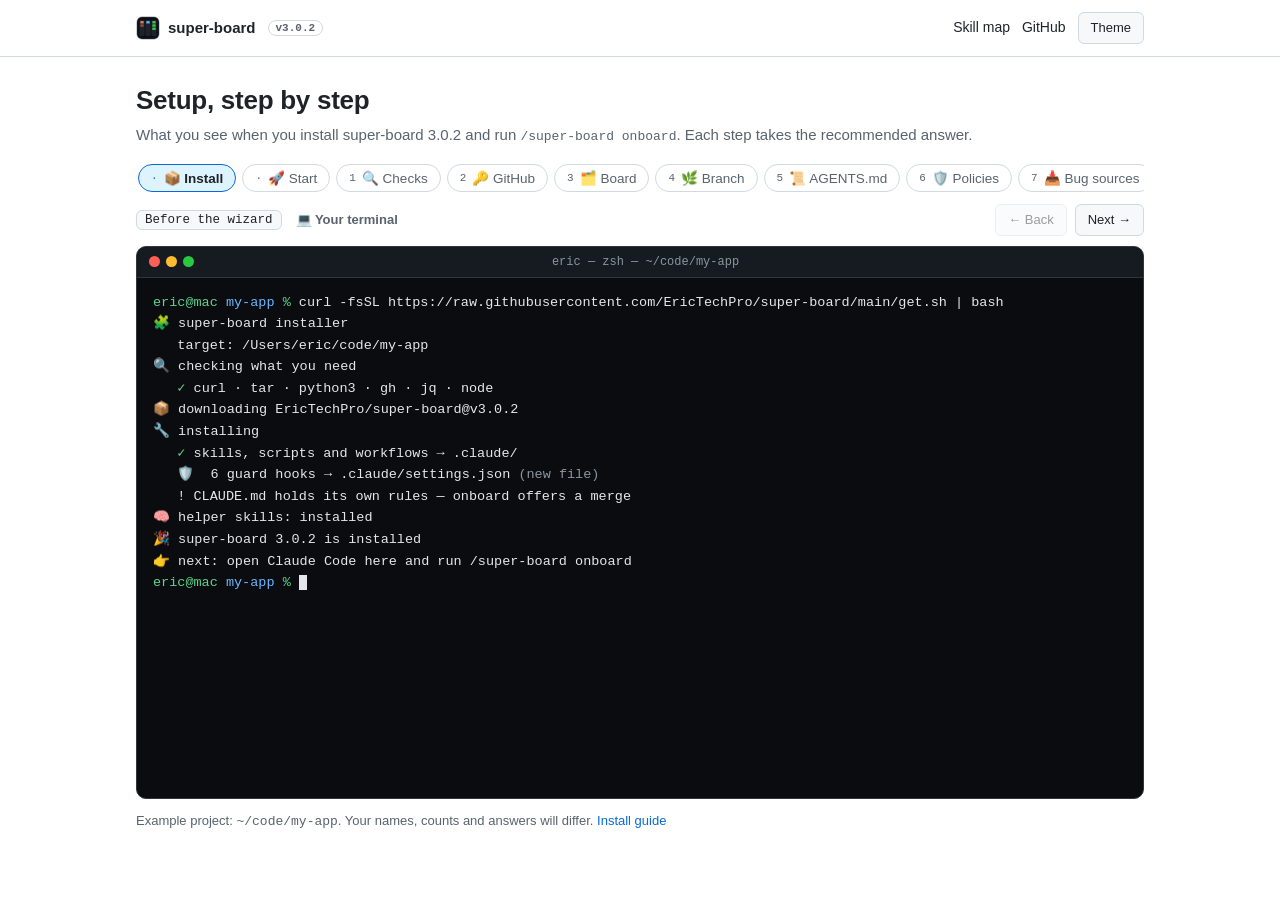
<file: diagrams/onboarding/index.html>
<!doctype html>
<html lang="en">
<head>
<meta charset="utf-8">
<meta name="viewport" content="width=device-width, initial-scale=1">
<title>super-board setup</title>
<meta name="description" content="What installing super-board 3.0.2 and running /super-board onboard looks like, step by step.">
<link rel="icon" href="data:image/svg+xml,%3Csvg xmlns='http://www.w3.org/2000/svg' viewBox='0 0 96 96'%3E%3Crect x='4' y='4' width='88' height='88' rx='20' fill='%230d1117'/%3E%3Crect x='17' y='20' width='14' height='10' rx='2.5' fill='%23d97757'/%3E%3Crect x='41' y='20' width='14' height='10' rx='2.5' fill='%2358a6ff'/%3E%3Crect x='65' y='20' width='14' height='10' rx='2.5' fill='%233fb950'/%3E%3Crect x='65' y='33' width='14' height='10' rx='2.5' fill='%233fb950'/%3E%3C/svg%3E">
<style>
:root{
  --bg:#ffffff; --bg2:#f6f8fa; --fg:#1f2328; --muted:#59636e; --border:#d1d9e0;
  --accent:#0969da; --green:#1a7f37; --pill-on:#ddf4ff;
  --sans:-apple-system,BlinkMacSystemFont,"Segoe UI","Noto Sans",Helvetica,Arial,sans-serif;
  --mono:ui-monospace,SFMono-Regular,"SF Mono",Menlo,Consolas,"Liberation Mono",monospace;
}
@media (prefers-color-scheme: dark){
  :root:not([data-theme="light"]){--bg:#0d1117;--bg2:#151b23;--fg:#f0f6fc;--muted:#9198a1;--border:#3d444d;--accent:#4493f8;--green:#3fb950;--pill-on:#0c2d6b}
}
:root[data-theme="dark"]{--bg:#0d1117;--bg2:#151b23;--fg:#f0f6fc;--muted:#9198a1;--border:#3d444d;--accent:#4493f8;--green:#3fb950;--pill-on:#0c2d6b}
*{box-sizing:border-box}
html,body{margin:0;background:var(--bg);color:var(--fg);font:15px/1.5 var(--sans)}
a{color:var(--accent);text-decoration:none}
a:hover{text-decoration:underline}
code{font:13px var(--mono)}
/* top bar */
.top{border-bottom:1px solid var(--border);background:var(--bg)}
.top .in{max-width:1040px;margin:0 auto;padding:12px 16px;display:flex;align-items:center;gap:12px}
.logo{display:inline-flex;align-items:center;gap:8px;font-weight:700;color:var(--fg)!important;text-decoration:none!important}
.logo svg{width:24px;height:24px;display:block}
.vpill{font:600 11px var(--mono);border:1px solid var(--border);border-radius:999px;padding:1px 7px;color:var(--muted)}
.top .sp{flex:1}
.top .lk{font-size:14px;color:var(--fg)}
.btn{background:var(--bg2);color:var(--fg);border:1px solid var(--border);border-radius:6px;padding:5px 12px;font:inherit;font-size:13px;cursor:pointer}
.btn:hover:not(:disabled){border-color:var(--accent)}
.btn:disabled{opacity:.45;cursor:default}
main{max-width:1040px;margin:0 auto;padding:24px 16px 48px}
h1{font-size:26px;margin:0 0 4px;letter-spacing:-.01em}
.sub{color:var(--muted);margin:0 0 16px}
/* stepper */
.stepper{display:flex;gap:6px;overflow-x:auto;padding:2px 2px 10px;scrollbar-width:thin}
.pill{flex:none;display:flex;align-items:center;gap:6px;border:1px solid var(--border);background:var(--bg);color:var(--muted);border-radius:999px;padding:5px 12px;font:13.5px var(--sans);cursor:pointer;white-space:nowrap}
.pill .n{font:11px var(--mono)}
.pill:hover{border-color:var(--accent)}
.pill.cur{background:var(--pill-on);border-color:var(--accent);color:var(--fg);font-weight:600}
.pill.cur .n{color:var(--accent)}
.stepbar{display:flex;flex-wrap:wrap;align-items:center;gap:8px 14px;margin:2px 0 10px}
.stepbar .count{font:12.5px var(--mono);background:var(--bg2);border:1px solid var(--border);border-radius:6px;padding:2px 8px}
.stepbar .where{font-size:13px;font-weight:600;color:var(--muted)}
.stepbar .nav{display:flex;gap:8px;margin-left:auto}
/* terminal: always dark */
.term{background:#0a0c0f;color:#e3e7ec;border:1px solid #30363d;border-radius:10px;overflow:hidden}
.term .bar{display:flex;align-items:center;gap:6px;padding:8px 12px;background:#161b22;border-bottom:1px solid #30363d;font:12px var(--mono);color:#8b949e}
.term .dot{width:11px;height:11px;border-radius:50%;background:#ff5f57}.term .dot:nth-child(2){background:#febc2e}.term .dot:nth-child(3){background:#28c840}
.term .tt{flex:1;text-align:center;overflow:hidden;text-overflow:ellipsis;white-space:nowrap;margin-right:40px}
.screen{display:none;padding:14px 16px 18px;font:13.5px/1.6 var(--mono);min-height:520px;white-space:pre-wrap;word-break:break-word}
.screen.on{display:block}
.zp{color:#5fd38d}.zp i{font-style:normal;color:#6cb6ff}
.ok{color:#5fd38d}.warn{color:#f2c66d}.info{color:#6cb6ff}.dim{color:#8b95a0}.faint{color:#56606b}.cl{color:#d97757}.b{font-weight:700}
.welcome{border:1px solid #d97757;border-radius:6px;padding:6px 12px;margin:2px 0 10px;max-width:470px}
.um{color:#8b95a0;margin:8px 0}.um b{color:#e3e7ec;font-weight:400}
.msg{display:flex;gap:8px;margin:8px 0}.msg>span:first-child{flex:none;width:12px}
.g{color:#5fd38d}
.tres{padding-left:20px;color:#8b95a0}
.agenda{font-size:12px;border:1px solid #2a313b;border-radius:6px;padding:4px 8px;margin:0 0 10px;line-height:1.9;background:#0d1117;white-space:normal}
.agenda span{display:inline-block;margin-right:6px;color:#56606b}
.agenda .dn{color:#5fd38d}.agenda .on{color:#fff;background:#1b2c42;border-radius:4px;padding:0 5px}
.ansr{color:#8b95a0}.ansr b{color:#e3e7ec;font-weight:400}
.scrollback{color:#56606b;font-size:12px;margin-bottom:8px}
.cursor{background:#e3e7ec}
.foot{color:var(--muted);font-size:13px;margin-top:12px}
@media (max-width:700px){
  h1{font-size:22px}
  .screen{font-size:12px;padding:10px 10px 14px;min-height:440px}
  .stepbar .nav{width:100%}.stepbar .nav .btn{flex:1}
  .top .lk.hide-s{display:none}
}
</style>
</head>
<body>
<header class="top"><div class="in">
  <a class="logo" href="../"><svg viewBox="0 0 96 96" aria-hidden="true"><rect x="4" y="4" width="88" height="88" rx="20" fill="#0d1117" stroke="#3d444d" stroke-width="2"/><rect x="14" y="16" width="20" height="64" rx="5" fill="#fff" fill-opacity=".08"/><rect x="38" y="16" width="20" height="64" rx="5" fill="#fff" fill-opacity=".08"/><rect x="62" y="16" width="20" height="64" rx="5" fill="#fff" fill-opacity=".08"/><rect x="17" y="20" width="14" height="10" rx="2.5" fill="#d97757"/><rect x="17" y="33" width="14" height="10" rx="2.5" fill="#d97757" fill-opacity=".55"/><rect x="41" y="20" width="14" height="10" rx="2.5" fill="#58a6ff"/><rect x="65" y="20" width="14" height="10" rx="2.5" fill="#3fb950"/><rect x="65" y="33" width="14" height="10" rx="2.5" fill="#3fb950"/><rect x="65" y="46" width="14" height="10" rx="2.5" fill="#3fb950"/></svg>super-board</a>
  <span class="vpill">v3.0.2</span>
  <span class="sp"></span>
  <a class="lk hide-s" href="../skill-map/">Skill map</a>
  <a class="lk" href="https://github.com/EricTechPro/super-board">GitHub</a>
  <button class="btn" id="tt" type="button" aria-label="Toggle light or dark theme">Theme</button>
</div></header>

<main>
  <h1>Setup, step by step</h1>
  <p class="sub">What you see when you install super-board 3.0.2 and run <code>/super-board onboard</code>. Each step takes the recommended answer.</p>

  <nav class="stepper" id="stepper" aria-label="Steps"></nav>
  <div class="stepbar">
    <span class="count" id="count"></span>
    <span class="where" id="where"></span>
    <span class="nav"><button class="btn" id="back" type="button">← Back</button><button class="btn" id="next" type="button">Next →</button></span>
  </div>

  <div class="term">
    <div class="bar"><span class="dot"></span><span class="dot"></span><span class="dot"></span><span class="tt" id="ttl"></span></div>

<div class="screen" data-id="install" data-n="Install" data-e="📦" data-w="t"><span class="zp">eric@mac <i>my-app</i> %</span> curl -fsSL https://raw.githubusercontent.com/EricTechPro/super-board/main/get.sh | bash
🧩 super-board installer
   target: /Users/eric/code/my-app
🔍 checking what you need
   <span class="ok">✓</span> curl · tar · python3 · gh · jq · node
📦 downloading EricTechPro/super-board@v3.0.2
🔧 installing
   <span class="ok">✓</span> skills, scripts and workflows → .claude/
   🛡️  6 guard hooks → .claude/settings.json <span class="dim">(new file)</span>
   ! CLAUDE.md holds its own rules — onboard offers a merge
🧠 helper skills: installed
🎉 super-board 3.0.2 is installed
👉 next: open Claude Code here and run /super-board onboard
<span class="zp">eric@mac <i>my-app</i> %</span> <span class="cursor">&nbsp;</span></div>

<div class="screen" data-id="start" data-n="Start" data-e="🚀" data-w="c"><span class="zp">eric@mac <i>my-app</i> %</span> claude
<div class="welcome"><span class="cl">✻</span> Welcome to <span class="b">Claude Code</span>!

  <span class="dim">/help for help, /status for your current setup</span>

  <span class="dim">cwd: /Users/eric/code/my-app</span></div><div class="um">&gt; <b>/super-board onboard</b></div><div class="msg"><span class="g">⏺</span><span><span class="b">Skill</span><span class="dim">(super-board)</span></span></div><div class="tres">⎿  Successfully loaded skill</div><div class="msg"><span>⏺</span><span><span class="b">super-board setup — 8 steps.</span> Enter takes the recommended answer.
  1 🔍 Checks       install or update what the board needs
  2 🔑 GitHub       sign in so I can manage boards
  3 🗂️ Board        pick or create your project board
  4 🌿 Branch       choose where finished work merges
  5 📜 AGENTS.md    move your rules into one file
  6 🛡️ Policies     what the robot may do alone
  7 📥 Bug sources  where to find problems to fix
  8 ✅ Review       check every answer, then save once
<span class="dim">Stop any time; re-run continues. Live site only? /super-qa &lt;url&gt;.</span></span></div></div>

<div class="screen" data-id="checks" data-n="Checks" data-e="🔍" data-w="c" data-why="install or update what the board needs."><div class="msg"><span class="g">⏺</span><span><span class="b">Bash</span><span class="dim">(python3 .claude/bin/super-board-setup.py fix --text)</span></span></div><div class="tres">⎿  <span class="ok">5 fixed · all green</span></div><div class="msg"><span>⏺</span><span><span class="b">Fixed for you:</span>
  <span class="ok">✓</span> super-board skills and scripts installed
  <span class="ok">✓</span> board engine (workflow) installed
  <span class="ok">✓</span> 6 safety guards switched on
  <span class="ok">✓</span> settings.json entries added (backup kept)
  <span class="ok">✓</span> git repo found
  <span class="ok">✓</span> Matt Pocock's coding skills (tests, code review, debugging) present</span></div><div class="msg"><span class="g">⏺</span><span><span class="b">Bash</span><span class="dim">(node --check .claude/workflows/super-board-wave.js)</span></span></div><div class="tres">⎿  <span class="ok">ok</span> <span class="dim">· dynamic workflows must be ON in /config</span></div></div>

<div class="screen" data-id="github" data-n="GitHub" data-e="🔑" data-w="c" data-why="sign in so I can manage boards."><div class="msg"><span class="g">⏺</span><span><span class="b">Bash</span><span class="dim">(gh auth status)</span></span></div><div class="tres">⎿  <span class="ok">signed in as erictech · project, read:project, repo</span></div><div class="msg"><span class="g">⏺</span><span><span class="b">Bash</span><span class="dim">(git remote get-url origin)</span></span></div><div class="tres">⎿  <span class="ok">github.com/erictech/my-app</span></div><div class="msg"><span>⏺</span><span><span class="ok">✓ GitHub connected.</span></span></div><div class="tres faint">⎿  saved to .claude/super-board/onboard-answers.json</div></div>

<div class="screen" data-id="board" data-n="Board" data-e="🗂️" data-w="c" data-why="the robot takes tickets from here."><div class="msg"><span>⏺</span><span>Columns: <span class="ok">✓</span> Backlog <span class="ok">✓</span> Ready <span class="ok">✓</span> Building <span class="ok">✓</span> QA <span class="ok">✓</span> Review <span class="ok">✓</span> Blocked <span class="ok">✓</span> Done
<span class="dim">Labels: feature · bug · qa (qa skips Building; no label = feature)</span></span></div><div class="msg"><span>⏺</span><span class="ansr">User answered Claude's questions:
  ⎿  · Which board? → <b>Use Ledgerly Roadmap (#4) — 5 of 7 columns match, I'll add QA, Blocked</b></span></div><div class="msg"><span class="g">⏺</span><span><span class="b">Bash</span><span class="dim">(python3 .claude/bin/super-board-setup.py board-migrate --owner erictech --number 4)</span></span></div><div class="tres">⎿  <span class="ok">Ledgerly Roadmap ready · added QA, Blocked · labels qa, bug, feature</span></div><div class="tres faint">⎿  saved to .claude/super-board/onboard-answers.json</div></div>

<div class="screen" data-id="branch" data-n="Branch" data-e="🌿" data-w="c" data-why="where finished work merges."><div class="msg"><span>⏺</span><span>Found: main (deploys to production via Vercel), no staging.</span></div><div class="msg"><span>⏺</span><span class="ansr">User answered Claude's questions:
  ⎿  · Where should finished work merge? → <b>Create staging from main</b> <span class="faint">(nothing goes live until you move it to main)</span></span></div><div class="msg"><span class="g">⏺</span><span><span class="b">Bash</span><span class="dim">(git push origin main:staging)</span></span></div><div class="tres">⎿  <span class="ok">* [new branch] main -> staging</span></div><div class="tres faint">⎿  saved to .claude/super-board/onboard-answers.json</div></div>

<div class="screen" data-id="agents" data-n="AGENTS.md" data-e="📜" data-w="c" data-why="Claude reads AGENTS.md; CLAUDE.md becomes &quot;@AGENTS.md&quot;."><div class="msg"><span>⏺</span><span class="ansr">User answered Claude's questions:
  ⎿  · Move your 31 CLAUDE.md rules into AGENTS.md? → <b>Yes, move them</b> <span class="faint">(backup first, diff before saving)</span></span></div><div class="msg"><span>⏺</span><span class="ansr">User answered Claude's questions:
  ⎿  · Conflict 1 of 1 — Tests: which rule wins? → <b>"pnpm test:unit only; e2e in CI" — CLAUDE.md:9</b></span></div><div class="msg"><span class="g">⏺</span><span><span class="b">Bash</span><span class="dim">(super-board-agents-md.py coverage &amp;&amp; check)</span></span></div><div class="tres">⎿  <span class="ok">31/31 rules kept · 118 lines</span> <span class="dim">· written at step 8</span></div><div class="tres faint">⎿  saved to .claude/super-board/onboard-answers.json</div></div>

<div class="screen" data-id="policies" data-n="Policies" data-e="🛡️" data-w="c" data-why="what the robot may do alone."><div class="msg"><span>⏺</span><span class="ansr">User answered Claude's questions:
  ⎿  · Use the safe defaults? → <b>Yes</b>
     <span class="faint">robot merges normal changes · money/logins/DB wait for you · no pushes to main · migrate test + staging only</span>
  ⎿  · Let it run its commands without asking each time? → <b>Yes, add 7 lines to settings.json</b></span></div><div class="tres dim">merge_policy.default auto · always_human: money, auth, schema · push guard on (main, master, staging) · migrations.allowed_envs: test, staging
<span class="ok">+ Bash(gh project:*) + Bash(gh issue:*) + Bash(gh pr:*) + Bash(gh pr merge:*) + Bash(bash .claude/bin/super-board-merge-gate.sh:*) + Bash(bash .claude/bin/super-board-env-check.sh:*) + Bash(pnpm test:*)</span></div><div class="tres faint">⎿  saved to .claude/super-board/onboard-answers.json</div></div>

<div class="screen" data-id="sources" data-n="Bug sources" data-e="📥" data-w="c" data-why="where to find problems to fix."><div class="msg"><span>⏺</span><span class="ansr">User answered Claude's questions:
  ⎿  · Where should I look for problems? → <b>Sentry, GitHub issues, Past PRs, Architecture</b></span></div><div class="msg"><span class="g">⏺</span><span><span class="b">Bash</span><span class="dim">(collect_sentry.py ping · gh api graphql viewer)</span></span></div><div class="tres">⎿  read-only checks</div><div class="msg"><span>⏺</span><span><span class="ok">✅</span> sentry — can read issues (9 unresolved)
<span class="ok">✅</span> github · prs · architecture</span></div><div class="tres faint">⎿  saved to .claude/super-board/onboard-answers.json</div></div>

<div class="screen" data-id="review" data-n="Review" data-e="✅" data-w="c" data-why="nothing is written until you say so."><div class="msg"><span>⏺</span><span>  Board    Ledgerly Roadmap #4 (+QA)    Branch   staging (new)
  Rules    safe defaults                Perms    7 lines
  AGENTS   rules moved, CLAUDE.md→@     Sources  sentry, github, prs, arch</span></div><div class="msg"><span>⏺</span><span class="ansr">User answered Claude's questions:
  ⎿  · Write everything? → <b>Write everything</b></span></div><div class="msg"><span class="g">⏺</span><span><span class="b">Bash</span><span class="dim">(write config · .gitignore · settings.json · AGENTS.md · CLAUDE.md · docs)</span></span></div><div class="tres">⎿  <span class="ok">done (backups first) · PROJECT.md drafted</span></div></div>

<div class="screen" data-id="done" data-n="Done" data-e="🎉" data-w="c"><div class="msg"><span class="g">⏺</span><span><span class="b">Bash</span><span class="dim">(self-check)</span></span></div><div class="tres">⎿  <span class="ok">all good</span></div><div class="msg"><span>⏺</span><span><span class="ok b">🎉 Onboard complete.</span>
📋 Board: github.com/users/erictech/projects/4 (Ledgerly Roadmap)
🧹 Next: <span class="info">/super-board lint</span> — checks every ticket has clear success criteria.
🤖 Then: <span class="info">/super-board run</span>.</span></div></div>

  </div>
  <p class="foot">Example project: <code>~/code/my-app</code>. Your names, counts and answers will differ. <a href="https://github.com/EricTechPro/super-board#install">Install guide</a></p>
</main>

<script>
(function(){
  var root=document.documentElement;
  function sget(k){try{return localStorage.getItem(k);}catch(e){return null;}}
  function sset(k,v){try{localStorage.setItem(k,v);}catch(e){}}
  var th=sget('sb-theme'); if(th) root.setAttribute('data-theme',th);
  document.getElementById('tt').onclick=function(){
    var cur=root.getAttribute('data-theme')||(matchMedia('(prefers-color-scheme: dark)').matches?'dark':'light');
    var n=cur==='dark'?'light':'dark'; root.setAttribute('data-theme',n); sset('sb-theme',n);
  };
  var screens=[].slice.call(document.querySelectorAll('.screen'));
  var WIZ=screens.filter(function(s){return s.dataset.why;});
  var stepper=document.getElementById('stepper'), i=0;
  // agenda strip + header line on every wizard step
  WIZ.forEach(function(s,k){
    var strip=WIZ.map(function(x,j){return '<span class="'+(j<k?'dn':j===k?'on':'')+'">'+(j<k?'✓':j+1)+' '+x.dataset.n+'</span>';}).join('');
    s.insertAdjacentHTML('afterbegin','<div class="scrollback">╌╌ earlier steps scrolled up ╌╌</div><div class="agenda">'+strip+'</div><div class="msg"><span>⏺</span><span><span class="b">'+(k+1)+' of '+WIZ.length+' · '+s.dataset.e+' '+s.dataset.n+'</span> <span class="dim">— '+s.dataset.why+'</span></span></div>');
  });
  screens.forEach(function(s,k){
    var b=document.createElement('button'); b.type='button'; b.className='pill';
    var w=WIZ.indexOf(s);
    b.innerHTML='<span class="n">'+(w>=0?w+1:'·')+'</span>'+s.dataset.e+' '+s.dataset.n;
    b.onclick=function(){go(k);}; stepper.appendChild(b);
  });
  function go(k){
    if(k<0||k>=screens.length)return; i=k; var s=screens[i], w=WIZ.indexOf(s);
    screens.forEach(function(x,j){x.classList.toggle('on',j===i);stepper.children[j].classList.toggle('cur',j===i);});
    stepper.children[i].scrollIntoView({block:'nearest',inline:'center'});
    document.getElementById('count').textContent=w>=0?'Step '+(w+1)+' of '+WIZ.length:s.dataset.id==='install'?'Before the wizard':s.dataset.id==='start'?'Wizard start':'Finished';
    document.getElementById('where').textContent=s.dataset.w==='t'?'💻 Your terminal':'✻ Inside Claude Code';
    document.getElementById('ttl').textContent=s.dataset.w==='t'?'eric — zsh — ~/code/my-app':'eric — claude — ~/code/my-app';
    document.getElementById('back').disabled=i===0;
    document.getElementById('next').disabled=i===screens.length-1;
    try{history.replaceState(null,'','#'+s.dataset.id);}catch(e){}
  }
  document.getElementById('back').onclick=function(){go(i-1);};
  document.getElementById('next').onclick=function(){go(i+1);};
  document.addEventListener('keydown',function(e){if(e.key==='ArrowRight')go(i+1);else if(e.key==='ArrowLeft')go(i-1);});
  var h=location.hash.slice(1), start=0; screens.forEach(function(s,k){if(s.dataset.id===h)start=k;});
  go(start);
})();
</script>
</body>
</html>
</file>
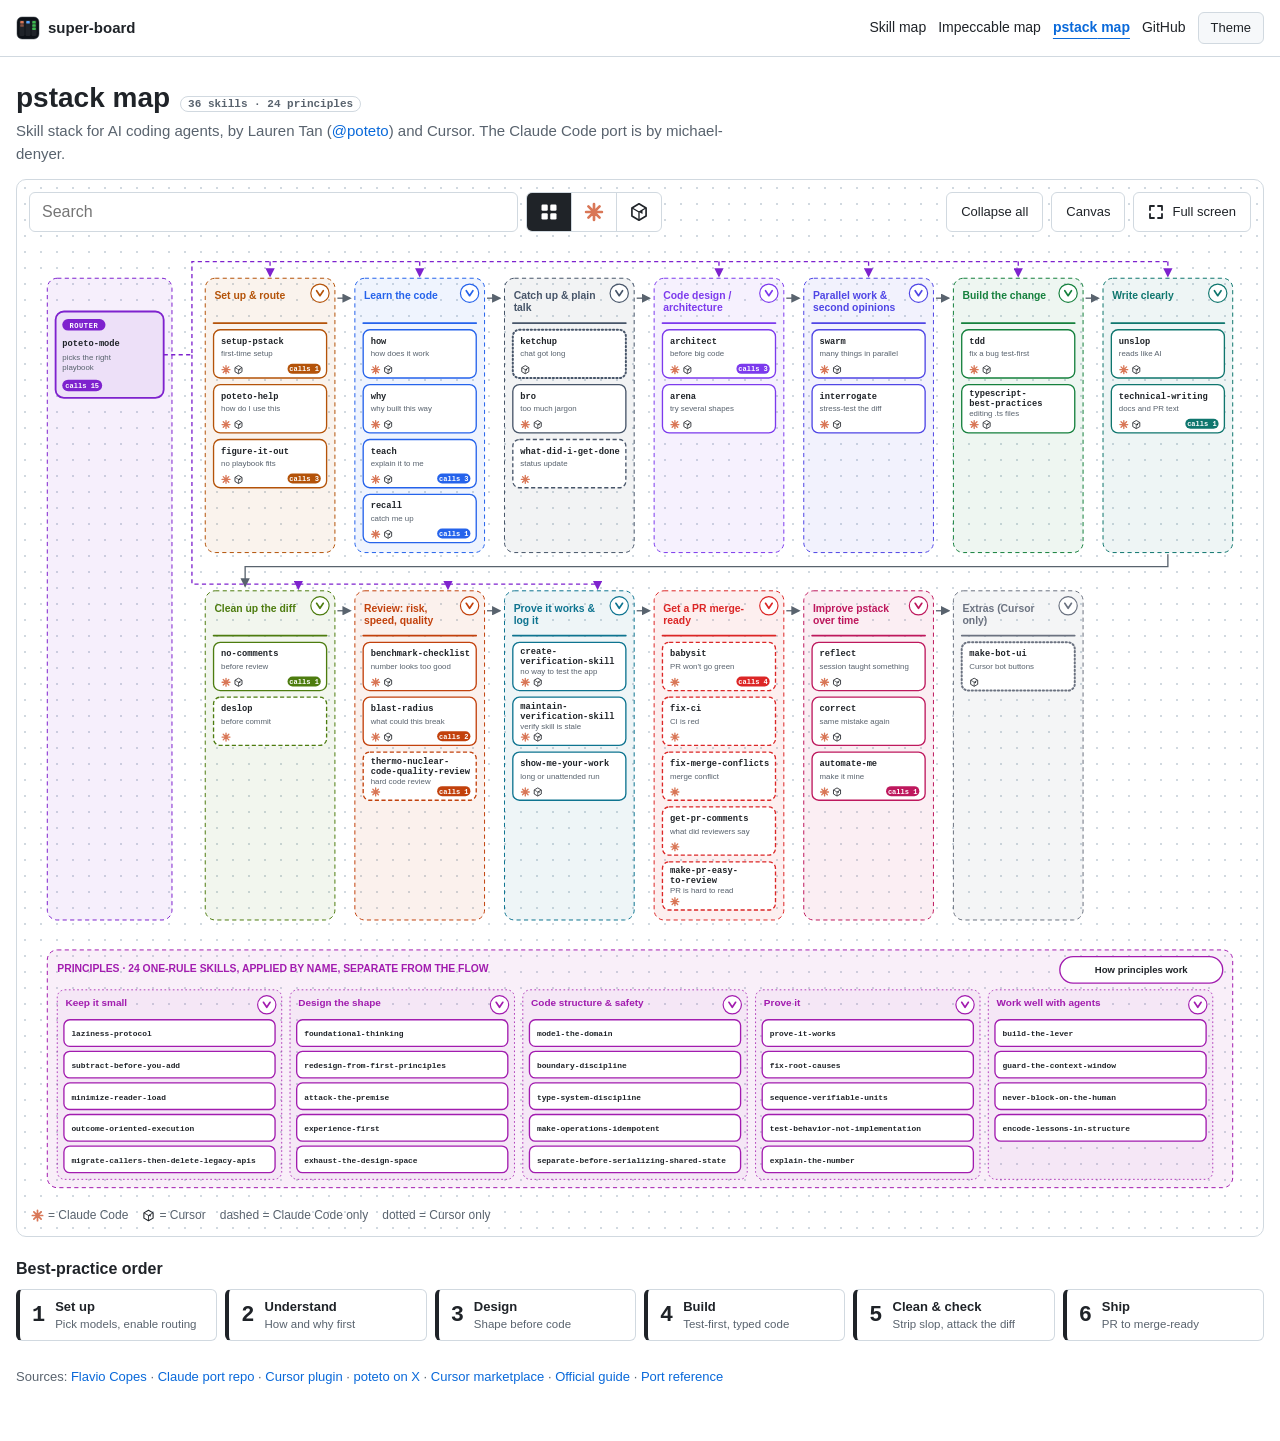
<file: diagrams/pstack/index.html>
<!doctype html><html lang="en"><head><meta charset="utf-8"><meta name="viewport" content="width=device-width,initial-scale=1,viewport-fit=cover">
<title>pstack map</title>
<style>
/* Shared skill-map page shell: site tokens + nav bar (same as /onboarding/) + header, toolbar, map area, order strip, footer. */
:root{--bg:#ffffff;--bg2:#f6f8fa;--fg:#1f2328;--muted:#59636e;--border:#d1d9e0;--accent:#0969da;--green:#1a7f37;
 --sans:-apple-system,BlinkMacSystemFont,"Segoe UI","Noto Sans",Helvetica,Arial,sans-serif;--mono:ui-monospace,SFMono-Regular,"SF Mono",Menlo,Consolas,"Liberation Mono",monospace;
 --card:var(--bg);--line:var(--border);--hov:var(--bg2);--ok:#047857}
@media (prefers-color-scheme:dark){:root:not([data-theme="light"]){--bg:#0d1117;--bg2:#151b23;--fg:#f0f6fc;--muted:#9198a1;--border:#3d444d;--accent:#4493f8;--green:#3fb950;--ok:#34d399}}
:root[data-theme="dark"]{--bg:#0d1117;--bg2:#151b23;--fg:#f0f6fc;--muted:#9198a1;--border:#3d444d;--accent:#4493f8;--green:#3fb950;--ok:#34d399}
*{box-sizing:border-box}
html,body{margin:0;background:var(--bg);color:var(--fg);font:15px/1.5 var(--sans);-webkit-text-size-adjust:100%}
a{color:var(--accent);text-decoration:none}a:hover{text-decoration:underline}
code{font:13px var(--mono)}
.top{border-bottom:1px solid var(--border);background:var(--bg)}
.top .in{max-width:1040px;margin:0 auto;padding:12px 16px;display:flex;align-items:center;gap:12px}
.top.wide .in{max-width:1440px}
.logo{display:inline-flex;align-items:center;gap:8px;font-weight:700;color:var(--fg)!important;text-decoration:none!important}
.logo svg{width:24px;height:24px;display:block}
.top .sp{flex:1}
.top .lk{font-size:14px;color:var(--fg)}.top .lk[aria-current=page]{color:var(--accent);font-weight:600;text-decoration:underline;text-underline-offset:6px}
.btn{background:var(--bg2);color:var(--fg);border:1px solid var(--border);border-radius:6px;padding:5px 12px;font:inherit;font-size:13px;cursor:pointer}
.btn:hover:not(:disabled){border-color:var(--accent)}
main.sm-main{max-width:1440px;margin:0 auto;padding:24px 16px 48px;overflow-x:clip}
main.sm-main h1{font-size:28px;line-height:1.2;margin:0 0 6px}
.sm-head{display:flex;flex-wrap:wrap;align-items:baseline;gap:4px 10px}
.vpill{font:600 11px var(--mono);border:1px solid var(--border);border-radius:999px;padding:1px 7px;color:var(--muted)}
.sm-sub{color:var(--muted);margin:0 0 14px;max-width:90ch}
.sm-sub a{color:var(--accent)}
main.sm-main h2{font-size:16px;margin:20px 0 8px}
.sm-hero{position:relative;background:var(--bg);border:1px solid var(--border);border-radius:10px;padding:12px;background-image:radial-gradient(var(--border) 1px,transparent 1px);background-size:16px 16px}
.sm-hero .tb{display:flex;flex-wrap:wrap;gap:8px;align-items:center;margin:0 0 8px}
.sm-hero .tb input[type=search]{flex:1 1 220px;min-width:0;min-height:40px;border:1px solid var(--border);border-radius:6px;background:var(--bg);color:var(--fg);padding:0 12px;font:16px/1 var(--sans)}
.seg{display:flex;border:1px solid var(--border);border-radius:6px;overflow:hidden;background:var(--bg)}
.seg button{min-height:38px;padding:0 12px;border:0;background:transparent;color:var(--muted);font:inherit;cursor:pointer;border-right:1px solid var(--border);display:flex;align-items:center;justify-content:center;gap:6px}
.seg button:last-child{border-right:0}.seg button[aria-pressed=true]{background:var(--fg);color:var(--bg)}
.seg button svg{width:20px;height:20px;display:block}
.tbb{display:inline-flex;align-items:center;gap:8px;min-height:40px;padding:0 14px;border:1px solid var(--border);border-radius:6px;background:var(--bg);color:var(--fg);font:inherit;font-size:13px;cursor:pointer}
.tbb svg{width:16px;height:16px}.tbb[aria-pressed=true]{background:var(--fg);color:var(--bg)}
.tb .sp2{flex:1}
.sm-hero .scroll{overflow-x:auto;-webkit-overflow-scrolling:touch}
.sm-hero svg.map{display:block;width:100%;height:auto}
.sm-hero.exp,.sm-hero:fullscreen{position:fixed;inset:0;z-index:1000;border-radius:0;overflow:auto;background-color:var(--bg);padding:max(12px,env(safe-area-inset-top,0px)) max(12px,env(safe-area-inset-right,0px)) max(12px,env(safe-area-inset-bottom,0px)) max(12px,env(safe-area-inset-left,0px))}
.sm-hero.exp .scroll,.sm-hero:fullscreen .scroll{overflow:visible}
html.lock,html.lock body{overflow:hidden}
.legend{display:flex;flex-wrap:wrap;gap:4px 14px;font-size:12px;color:var(--muted);margin:10px 2px 0}
.lgi{display:inline-flex;align-items:center;gap:4px}.lgi svg{width:13px;height:13px}
.dim{opacity:.17}.sm-hero [data-id],.sm-hero .rg{transition:opacity .15s}
.sm-order{display:grid;grid-template-columns:repeat(auto-fit,minmax(170px,1fr));gap:8px}
.sm-order .step{display:flex;align-items:center;gap:10px;min-height:52px;padding:6px 12px;background:var(--bg);border:1px solid var(--border);border-left:4px solid var(--c,var(--fg));border-radius:6px}
.sm-order .step i{font:700 22px var(--mono);font-style:normal;color:var(--c,var(--fg))}
.sm-order .step b{font-size:13px;display:block}.sm-order .step small{display:block;color:var(--muted);font-size:11.5px}
.sm-foot{color:var(--muted);font-size:13px;margin-top:20px}.sm-foot a{display:inline-block;padding:6px 0}
:focus-visible{outline:2px solid var(--fg);outline-offset:2px}
@media (max-width:700px){
 .top .hide-s{display:none}.logo{white-space:nowrap}.top .in{gap:10px}.top .lk{font-size:13px}
 main.sm-main{padding:16px 12px 32px}main.sm-main h1{font-size:22px}
 .sm-hero svg.map{min-width:var(--mapw,1000px)}
 .sm-hero.exp svg.map,.sm-hero:fullscreen svg.map{min-width:var(--mapw,1000px)}
}

/* canvas mode + collapsible groups */
.tb .cvc{display:inline-flex;gap:6px;flex-wrap:wrap}.tb .cvc[hidden]{display:none}
.tbb.sq{min-width:40px;padding:0;justify-content:center;font-size:20px;line-height:1}
.gchev{cursor:pointer;outline:none}.gchev circle{fill:var(--bg);stroke:var(--c,var(--muted));stroke-width:1.4}.gchev path{fill:none;stroke:var(--c,var(--fg));stroke-width:2;stroke-linecap:round;stroke-linejoin:round}
.gchev:hover circle,.gchev:focus-visible circle{fill:color-mix(in srgb,var(--c,var(--fg)) 16%,var(--bg))}
.gcount{font:700 10.5px var(--sans);fill:var(--c,var(--fg))}
.sm-hero.cv .scroll{height:min(76vh,820px);overflow:hidden;position:relative;border:1px solid var(--border);border-radius:8px;background:var(--bg2);cursor:grab;touch-action:none}
.sm-hero.cv.grabbing .scroll{cursor:grabbing}
.sm-hero.cv svg.map{width:100%;height:100%;min-width:0;user-select:none;-webkit-user-select:none}
.sm-hero.cv .scroll *{-webkit-user-select:none;user-select:none}
.sm-hero.cv .reg,.sm-hero.cv .r>rect{pointer-events:all}
.sm-hero.cv [data-id]{cursor:pointer}
.sm-hero.cv.exp .scroll,.sm-hero.cv:fullscreen .scroll{height:calc(100dvh - 110px)}
@media (max-width:700px){.sm-hero.cv .scroll{height:70vh}.sm-hero.cv.exp .scroll,.sm-hero.cv:fullscreen .scroll{height:calc(100dvh - 190px)}}

:root{--mapw:1470px}
/* Shared skill-map dialog component. Inlined by diagrams/impeccable/build.py and diagrams/pstack/gen.py.
   Each page supplies: --card --fg --muted --line --bg, an accent class that sets --c on the dialog, and its own map. */
:root{--hov:#f1f5f9;--hl:#fde047;--hlfg:#1c1917;
--sm-amber:#b45309;--sm-blue:#2563eb;--sm-green:#15803d;--sm-violet:#7c3aed;--sm-teal:#0f766e;--sm-orange:#c2410c;--sm-pink:#be185d;--sm-lime:#4d7c0f;--sm-indigo:#4f46e5;--sm-cyan:#0e7490;--sm-router:#7e22ce;--sm-red:#dc2626}
@media (prefers-color-scheme:dark){:root:not([data-theme="light"]){--hov:#182033;--hl:#854d0e;--hlfg:#fef3c7;--sm-amber:#fbbf24;--sm-blue:#60a5fa;--sm-green:#34d399;--sm-violet:#a78bfa;--sm-teal:#2dd4bf;--sm-orange:#fb923c;--sm-pink:#f472b6;--sm-lime:#a3e635;--sm-indigo:#818cf8;--sm-cyan:#22d3ee;--sm-router:#c084fc;--sm-red:#f87171}}
:root[data-theme="dark"]{--hov:#182033;--hl:#854d0e;--hlfg:#fef3c7;--sm-amber:#fbbf24;--sm-blue:#60a5fa;--sm-green:#34d399;--sm-violet:#a78bfa;--sm-teal:#2dd4bf;--sm-orange:#fb923c;--sm-pink:#f472b6;--sm-lime:#a3e635;--sm-indigo:#818cf8;--sm-cyan:#22d3ee;--sm-router:#c084fc;--sm-red:#f87171}
dialog.sm{width:min(760px,calc(100vw - 32px));max-width:none;max-height:88vh;max-height:88dvh;overflow:auto;background:var(--card);color:var(--fg);border:0;border-left:6px solid var(--c);border-radius:16px;box-shadow:0 30px 90px rgba(0,0,0,.5),0 4px 14px rgba(0,0,0,.25);padding:24px 28px 22px;font-size:15.5px;line-height:1.55;overscroll-behavior:contain}
dialog.sm::backdrop{background:rgba(2,6,23,.62);backdrop-filter:blur(3px);-webkit-backdrop-filter:blur(3px)}
html:has(dialog.sm[open]){overflow:hidden}
.sm .x{position:sticky;top:0;float:right;min-width:44px;min-height:44px;margin:-10px -12px 0 8px;border:1px solid var(--line);border-radius:12px;background:var(--card);color:var(--fg);font-size:22px;line-height:1;cursor:pointer;z-index:2}
.sm h3{margin:0 0 6px;font:700 22px ui-monospace,SFMono-Regular,Menlo,Consolas,monospace;overflow-wrap:anywhere;color:var(--c)}
.sm .tags{display:flex;flex-wrap:wrap;gap:6px;margin:0 0 8px;font-size:12px}
.sm .tag{padding:2px 8px;border-radius:10px;border:1px solid var(--line);color:var(--muted)}.sm .tag.k{color:var(--c);font-weight:600;border-color:var(--c)}
.sm h4{margin:16px 0 6px;width:fit-content;padding:2px 9px;border-radius:6px;font-size:12px;letter-spacing:.08em;text-transform:uppercase;color:var(--l);background:color-mix(in srgb,var(--l) 15%,transparent);border:1px solid color-mix(in srgb,var(--l) 40%,transparent)}
.l-when{--l:var(--sm-amber)}.l-is{--l:var(--sm-blue)}.l-how{--l:var(--sm-green)}.l-bts{--l:var(--sm-violet)}.l-get{--l:var(--sm-teal)}.l-use{--l:var(--sm-orange)}.l-next{--l:var(--sm-pink)}
.l-ex{--l:var(--sm-lime)}.l-diag{--l:var(--sm-indigo)}.l-calls{--l:var(--sm-cyan)}.l-picks{--l:var(--sm-router)}.l-grp{--l:var(--sm-teal)}.l-warn{--l:var(--sm-red)}
.sm b{font-weight:700}
.sm mark{background:linear-gradient(transparent 8%,var(--hl) 8% 94%,transparent 94%);color:var(--hlfg);padding:0 3px;border-radius:3px;-webkit-box-decoration-break:clone;box-decoration-break:clone}
.sm p{margin:0}.sm ul,.sm ol{margin:0;padding-left:20px}.sm li{margin:3px 0}.sm ol li::marker{color:var(--c);font-weight:700}
.sm code{font:13.5px ui-monospace,SFMono-Regular,Menlo,Consolas,monospace;background:var(--hov);padding:1px 5px;border-radius:4px;overflow-wrap:anywhere}
.sm ul.wl{list-style:none;padding:0}.sm ul.wl li{display:flex;flex-wrap:wrap;align-items:baseline;gap:2px 8px;margin:6px 0;padding:6px 10px;background:var(--hov);border-left:3px solid var(--l,var(--c));border-radius:6px}
.sm .wc{flex:1 1 280px}.sm .wu{flex:0 0 auto}
.sm .fl{display:flex;flex-wrap:wrap;align-items:center;gap:5px 4px;margin:0 0 8px;padding:7px 8px;background:var(--hov);border-radius:8px}
.sm .pill{font-size:12.5px;line-height:1.3;padding:3px 9px;border:1px solid var(--line);background:var(--card);border-radius:12px}
.sm .pill code{background:none;padding:0;font-size:12px}
.sm .pill.cmd{font-family:ui-monospace,Menlo,monospace;font-weight:700;color:var(--c);border-color:var(--c)}
.sm .ar{color:var(--muted);font-size:13px;padding:0 1px}
.sm .cg{display:inline-flex;flex-wrap:wrap;gap:4px;align-items:center}
.sm .stack{display:inline-flex;flex-direction:column;gap:3px}
.sm .chip{min-height:30px;padding:0 10px;border:1px solid var(--c);border-radius:20px;background:var(--card);color:var(--c);font:600 12.5px ui-monospace,Menlo,monospace;cursor:pointer}
.sm .chip:hover{background:color-mix(in srgb,var(--c) 14%,var(--card))}
.sm .hl{display:flex;flex-wrap:wrap;gap:6px}
.sm .note2{margin:0;padding:8px 10px;border:1px dashed var(--c);border-radius:8px;background:color-mix(in srgb,var(--c) 8%,transparent)}
.sm .ex{border:1px dashed var(--c);border-radius:10px;background:color-mix(in srgb,var(--c) 7%,transparent);padding:10px 12px}
.sm .exr{display:grid;grid-template-columns:104px 1fr;gap:8px;margin:5px 0;align-items:baseline}.sm .exr>b{font-size:12px;color:var(--muted)}
.sm .exr code{display:block;white-space:pre-wrap;padding:6px 8px}
.sm .exr ol{padding-left:18px}
.sm .exn{font-size:12px;color:var(--muted);margin:6px 0 0!important}
@media (max-width:700px){
 dialog.sm{width:100vw;max-width:100vw;height:100vh;height:100dvh;max-height:100dvh;margin:0;border-radius:0;border-left:0;border-top:6px solid var(--c);padding:max(16px,env(safe-area-inset-top,0px)) 16px max(20px,env(safe-area-inset-bottom,0px))}
 .sm h3{font-size:20px}.sm .chip{min-height:40px}.sm .exr{grid-template-columns:1fr;gap:2px;margin:8px 0}
}

:root{--k-amber:#b45309;--k-blue:#2563eb;--k-slate:#475569;--k-violet:#7c3aed;--k-indigo:#4f46e5;--k-green:#15803d;--k-teal:#0f766e;--k-lime:#4d7c0f;--k-orange:#c2410c;--k-cyan:#0e7490;--k-red:#dc2626;--k-pink:#be185d;--k-gray:#6b7280;--k-fuchsia:#a21caf;--k-router:#7e22ce;}
@media (prefers-color-scheme:dark){:root:not([data-theme="light"]){--k-amber:#fbbf24;--k-blue:#60a5fa;--k-slate:#94a3b8;--k-violet:#a78bfa;--k-indigo:#818cf8;--k-green:#34d399;--k-teal:#2dd4bf;--k-lime:#a3e635;--k-orange:#fb923c;--k-cyan:#22d3ee;--k-red:#f87171;--k-pink:#f472b6;--k-gray:#9ca3af;--k-fuchsia:#e879f9;--k-router:#c084fc;}}
:root[data-theme="dark"]{--k-amber:#fbbf24;--k-blue:#60a5fa;--k-slate:#94a3b8;--k-violet:#a78bfa;--k-indigo:#818cf8;--k-green:#34d399;--k-teal:#2dd4bf;--k-lime:#a3e635;--k-orange:#fb923c;--k-cyan:#22d3ee;--k-red:#f87171;--k-pink:#f472b6;--k-gray:#9ca3af;--k-fuchsia:#e879f9;--k-router:#c084fc;}
.c-setup{--c:var(--k-amber)}.c-understand{--c:var(--k-blue)}.c-catchup{--c:var(--k-slate)}.c-design{--c:var(--k-violet)}.c-fanout{--c:var(--k-indigo)}.c-build{--c:var(--k-green)}.c-write{--c:var(--k-teal)}.c-cleanup{--c:var(--k-lime)}.c-review{--c:var(--k-orange)}.c-prove{--c:var(--k-cyan)}.c-pr{--c:var(--k-red)}.c-improve{--c:var(--k-pink)}.c-extras{--c:var(--k-gray)}.c-principles{--c:var(--k-fuchsia)}.c-router{--c:var(--k-router)}
:root{--hl:#fde047;--hlfg:#1c1917}
code,.mono{font-family:ui-monospace,SFMono-Regular,Menlo,Consolas,monospace}
:root[data-theme="dark"]{--bg:#0b1020;--fg:#e2e8f0;--muted:#94a3b8;--card:#111827;--line:#1f2937;--k-amber:#fbbf24;--k-blue:#60a5fa;--k-slate:#94a3b8;--k-violet:#a78bfa;--k-indigo:#818cf8;--k-green:#34d399;--k-teal:#2dd4bf;--k-lime:#a3e635;--k-orange:#fb923c;--k-cyan:#22d3ee;--k-red:#f87171;--k-pink:#f472b6;--k-gray:#9ca3af;--k-fuchsia:#e879f9;--k-router:#c084fc;--ok:#34d399;color-scheme:dark}
code,.mono,.step i{font-family:ui-monospace,SFMono-Regular,Menlo,Consolas,monospace}

.hd{cursor:pointer;outline:none}.hd>rect:not(.tagbg){fill:transparent;stroke:none}.hdl{stroke:var(--c);stroke-width:2;stroke-linecap:round}
.hd:hover>rect:not(.tagbg),.hd:focus-visible>rect:not(.tagbg),.hd.sel>rect:not(.tagbg){fill:color-mix(in srgb,var(--c) 14%,transparent)}
.nd rect.tagbg,.hd rect.tagbg,.nd rect.bg{fill:var(--c);stroke:none}.tagt{fill:var(--card);font:700 8.5px/1 ui-monospace,Menlo,monospace;letter-spacing:.08em}
.chev{fill:var(--c);font:700 16px sans-serif}
.bt{fill:var(--card);font:700 8.5px ui-monospace,Menlo,monospace}
.fan{stroke:var(--k-router);stroke-width:1.6;stroke-dasharray:5 4;fill:none}.ahr{fill:var(--k-router)}
.nd.rt0>rect:not(.tagbg):not(.bg){fill:color-mix(in srgb,var(--c) 14%,var(--card));stroke-width:2.2}.rn{font-size:12px}.rb{fill:var(--fg)}
.cr{font-size:11.5px;color:var(--muted);margin-top:4px}.cr a{color:var(--c)}
.ic-cur{color:var(--fg)}
.reg{fill:color-mix(in srgb,var(--c) 7%,transparent);stroke:var(--c);stroke-width:1.2;stroke-dasharray:5 4}.reg.sub{stroke-width:1;stroke-dasharray:2 3;fill:color-mix(in srgb,var(--c) 4%,transparent)}
.rt{fill:var(--c);font:700 12.5px -apple-system,"Segoe UI",Inter,sans-serif}.rt.gt{font-size:12px}
.bl{fill:var(--muted);font:9.5px -apple-system,"Segoe UI",Inter,sans-serif}
.arr{stroke:var(--muted);stroke-width:1.6;fill:none}.ahp{fill:var(--muted)}
.nd{cursor:pointer;outline:none}.nd rect{fill:var(--card);stroke:var(--c);stroke-width:1.6}
.nd.dash rect{stroke-dasharray:5 3}.nd.dot rect{stroke-width:2.4;stroke-dasharray:1.5 3;stroke-linecap:round}
.nd:hover rect,.nd:focus-visible rect{fill:color-mix(in srgb,var(--c) 16%,var(--card));stroke-width:2.6}
.nd.sel rect{fill:color-mix(in srgb,var(--c) 22%,var(--card));stroke-width:3}
.nn{fill:var(--fg);font:600 10.5px ui-monospace,Menlo,monospace}.pn{font-size:9.5px}.hwt{font:600 11.5px -apple-system,"Segoe UI",sans-serif}
.nt{fill:var(--muted);font:9.5px -apple-system,'Segoe UI',Inter,sans-serif}
.nd,.rg{transition:opacity .15s}.dim{opacity:.17}
.src{display:flex;flex-wrap:wrap;gap:4px 12px;align-items:center;margin-top:12px;padding-top:8px;border-top:1px solid var(--line);font-size:12.5px}
.src a{display:inline-flex;align-items:center;min-height:40px;color:var(--c)}
.b-both{color:var(--ok)}.b-claude{color:var(--k-blue)}.b-cursor{color:var(--k-orange)}.badge{font-weight:600;padding:2px 8px;border:1px solid var(--line);border-radius:10px;font-size:11.5px}
.chev{display:none}

</style></head><body>
<header class="top wide"><div class="in">
  <a class="logo" href="../"><svg viewBox="0 0 96 96" aria-hidden="true"><rect x="4" y="4" width="88" height="88" rx="20" fill="#0d1117" stroke="#3d444d" stroke-width="2"/><rect x="14" y="16" width="20" height="64" rx="5" fill="#fff" fill-opacity=".08"/><rect x="38" y="16" width="20" height="64" rx="5" fill="#fff" fill-opacity=".08"/><rect x="62" y="16" width="20" height="64" rx="5" fill="#fff" fill-opacity=".08"/><rect x="17" y="20" width="14" height="10" rx="2.5" fill="#d97757"/><rect x="17" y="33" width="14" height="10" rx="2.5" fill="#d97757" fill-opacity=".55"/><rect x="41" y="20" width="14" height="10" rx="2.5" fill="#58a6ff"/><rect x="65" y="20" width="14" height="10" rx="2.5" fill="#3fb950"/><rect x="65" y="33" width="14" height="10" rx="2.5" fill="#3fb950"/><rect x="65" y="46" width="14" height="10" rx="2.5" fill="#3fb950"/></svg>super-board</a>
  <span class="sp"></span>
  <a class="lk hide-s" href="../skill-map/">Skill map</a>
  <a class="lk" href="../impeccable/">Impeccable<span class="hide-s"> map</span></a>
  <a class="lk" href="../pstack/" aria-current="page">pstack<span class="hide-s"> map</span></a>
  <a class="lk hide-s" href="https://github.com/EricTechPro/super-board">GitHub</a>
  <button class="btn" id="sbtt" type="button" aria-label="Toggle light or dark theme">Theme</button>
</div></header>

<main class="sm-main">
<div class="sm-head"><h1>pstack map</h1><span class="vpill">36 skills · 24 principles</span></div>
<p class="sm-sub">Skill stack for AI coding agents, by Lauren Tan (<a href="https://x.com/poteto/status/2094457600259842065" target="_blank" rel="noopener">@poteto</a>) and Cursor. The Claude Code port is by michael-denyer.</p>
<div class="sm-hero" id="hero"><div class="tb"><input type="search" id="q" placeholder="Search" aria-label="Search"><div class="seg" role="group" aria-label="Show skills for"><button type="button" data-f="all" aria-pressed="true" aria-label="All" title="All"><svg viewBox="0 0 24 24" aria-hidden="true" fill="currentColor"><rect x="3" y="3" width="7.5" height="7.5" rx="1.5"/><rect x="13.5" y="3" width="7.5" height="7.5" rx="1.5"/><rect x="3" y="13.5" width="7.5" height="7.5" rx="1.5"/><rect x="13.5" y="13.5" width="7.5" height="7.5" rx="1.5"/></svg></button><button type="button" data-f="claude" aria-pressed="false" aria-label="Claude Code" title="Claude Code"><svg viewBox="0 0 24 24" aria-hidden="true"><g stroke="#d97757" stroke-width="3.2" stroke-linecap="round"><path d="M12 2.5v19M2.5 12h19M5.3 5.3l13.4 13.4M18.7 5.3L5.3 18.7"/></g></svg></button><button type="button" data-f="cursor" aria-pressed="false" aria-label="Cursor" title="Cursor"><svg viewBox="0 0 24 24" aria-hidden="true" style="color:var(--fg)"><path d="M12 2.2l8.5 4.9v9.8L12 21.8l-8.5-4.9V7.1z" fill="none" stroke="currentColor" stroke-width="2" stroke-linejoin="round"/><path d="M12 12L3.8 7.2M12 12l8.2-4.8M12 12v9.5" stroke="currentColor" stroke-width="1.6" fill="none"/><path d="M12 12l4.2-2.4v4.8z" fill="currentColor"/></svg></button></div><span class="sp2"></span><span class="cvc" id="cvc" hidden><button type="button" class="tbb sq" id="cv-out" aria-label="Zoom out">−</button><button type="button" class="tbb sq" id="cv-in" aria-label="Zoom in">+</button><button type="button" class="tbb" id="cv-fit">Fit</button><button type="button" class="tbb" id="cv-reset">Reset layout</button></span><button type="button" class="tbb" id="cv-col" aria-label="Collapse all groups">Collapse all</button><button type="button" class="tbb" id="cv-on" aria-pressed="false" title="Pan, zoom and rearrange the map">Canvas</button><button type="button" class="tbb" id="fsb" aria-label="Full screen"><svg viewBox="0 0 16 16" fill="none" stroke="currentColor" stroke-width="1.8" stroke-linecap="round" stroke-linejoin="round" aria-hidden="true"><path d="M2 6V2h4M10 2h4v4M14 10v4h-4M6 14H2v-4"/></svg><span id="fst">Full screen</span></button></div>
<div class="scroll" id="sc"><svg class="map" id="map" viewBox="0 0 1470 1150" role="group" aria-label="pstack workflow diagram" xmlns="http://www.w3.org/2000/svg"><defs><symbol id="ic-claude" viewBox="0 0 24 24"><g stroke="#d97757" stroke-width="3.2" stroke-linecap="round"><path d="M12 2.5v19M2.5 12h19M5.3 5.3l13.4 13.4M18.7 5.3L5.3 18.7"/></g></symbol><symbol id="ic-cursor" viewBox="0 0 24 24"><path d="M12 2.2l8.5 4.9v9.8L12 21.8l-8.5-4.9V7.1z" fill="none" stroke="currentColor" stroke-width="2" stroke-linejoin="round"/><path d="M12 12L3.8 7.2M12 12l8.2-4.8M12 12v9.5" stroke="currentColor" stroke-width="1.6" fill="none"/><path d="M12 12l4.2-2.4v4.8z" fill="currentColor"/></symbol><marker id="ah" viewBox="0 0 10 10" refX="8" refY="5" markerWidth="7" markerHeight="7" orient="auto"><path d="M0 0L10 5L0 10z" class="ahp"/></marker><marker id="ah2" viewBox="0 0 10 10" refX="8" refY="5" markerWidth="7" markerHeight="7" orient="auto"><path d="M0 0L10 5L0 10z" class="ahr"/></marker></defs><g class="rg c-setup" data-cat="setup" data-region="setup"><rect class="reg" x="212" y="46" width="156" height="330" rx="12"/></g><g class="hd c-setup" data-id="grp:setup" data-grp="setup" data-head="1" data-cat="setup" tabindex="0" role="button" aria-label="Group: Set up &amp; route"><title>Group: Set up &amp; route. Tap for details.</title><rect x="216" y="50" width="148" height="52" rx="8"/><line class="hdl" x1="222" y1="100" x2="358" y2="100"/><text class="chev" x="350" y="68">›</text><text class="rt" x="223" y="71">Set up &amp; route</text></g><g class="nd c-setup" data-id="setup-pstack" data-grp="setup" tabindex="0" role="button" aria-label="setup-pstack, Claude Code and Cursor (calls 1)"><title>setup-pstack (Claude Code and Cursor)</title><rect x="222" y="108" width="136" height="58" rx="8"/><text class="nn" x="231" y="125">setup-pstack</text><text class="nt" x="231" y="140">first-time setup</text><use href="#ic-claude" x="231" y="150" width="12" height="12"/><use class="ic-cur" href="#ic-cursor" x="246" y="150" width="12" height="12"/><rect class="bg" x="311" y="149" width="40" height="12" rx="6"/><text class="bt" x="331" y="158" text-anchor="middle">calls 1</text></g><g class="nd c-setup" data-id="poteto-help" data-grp="setup" tabindex="0" role="button" aria-label="poteto-help, Claude Code and Cursor"><title>poteto-help (Claude Code and Cursor)</title><rect x="222" y="174" width="136" height="58" rx="8"/><text class="nn" x="231" y="191">poteto-help</text><text class="nt" x="231" y="206">how do I use this</text><use href="#ic-claude" x="231" y="216" width="12" height="12"/><use class="ic-cur" href="#ic-cursor" x="246" y="216" width="12" height="12"/></g><g class="nd c-setup" data-id="figure-it-out" data-grp="setup" tabindex="0" role="button" aria-label="figure-it-out, Claude Code and Cursor (calls 3)"><title>figure-it-out (Claude Code and Cursor)</title><rect x="222" y="240" width="136" height="58" rx="8"/><text class="nn" x="231" y="257">figure-it-out</text><text class="nt" x="231" y="272">no playbook fits</text><use href="#ic-claude" x="231" y="282" width="12" height="12"/><use class="ic-cur" href="#ic-cursor" x="246" y="282" width="12" height="12"/><rect class="bg" x="311" y="281" width="40" height="12" rx="6"/><text class="bt" x="331" y="290" text-anchor="middle">calls 3</text></g><line class="arr" data-edge="setup understand" x1="371" y1="70" x2="386" y2="70" marker-end="url(#ah)"/><g class="rg c-understand" data-cat="understand" data-region="understand"><rect class="reg" x="392" y="46" width="156" height="330" rx="12"/></g><g class="hd c-understand" data-id="grp:understand" data-grp="understand" data-head="1" data-cat="understand" tabindex="0" role="button" aria-label="Group: Learn the code"><title>Group: Learn the code. Tap for details.</title><rect x="396" y="50" width="148" height="52" rx="8"/><line class="hdl" x1="402" y1="100" x2="538" y2="100"/><text class="chev" x="530" y="68">›</text><text class="rt" x="403" y="71">Learn the code</text></g><g class="nd c-understand" data-id="how" data-grp="understand" tabindex="0" role="button" aria-label="how, Claude Code and Cursor"><title>how (Claude Code and Cursor)</title><rect x="402" y="108" width="136" height="58" rx="8"/><text class="nn" x="411" y="125">how</text><text class="nt" x="411" y="140">how does it work</text><use href="#ic-claude" x="411" y="150" width="12" height="12"/><use class="ic-cur" href="#ic-cursor" x="426" y="150" width="12" height="12"/></g><g class="nd c-understand" data-id="why" data-grp="understand" tabindex="0" role="button" aria-label="why, Claude Code and Cursor"><title>why (Claude Code and Cursor)</title><rect x="402" y="174" width="136" height="58" rx="8"/><text class="nn" x="411" y="191">why</text><text class="nt" x="411" y="206">why built this way</text><use href="#ic-claude" x="411" y="216" width="12" height="12"/><use class="ic-cur" href="#ic-cursor" x="426" y="216" width="12" height="12"/></g><g class="nd c-understand" data-id="teach" data-grp="understand" tabindex="0" role="button" aria-label="teach, Claude Code and Cursor (calls 3)"><title>teach (Claude Code and Cursor)</title><rect x="402" y="240" width="136" height="58" rx="8"/><text class="nn" x="411" y="257">teach</text><text class="nt" x="411" y="272">explain it to me</text><use href="#ic-claude" x="411" y="282" width="12" height="12"/><use class="ic-cur" href="#ic-cursor" x="426" y="282" width="12" height="12"/><rect class="bg" x="491" y="281" width="40" height="12" rx="6"/><text class="bt" x="511" y="290" text-anchor="middle">calls 3</text></g><g class="nd c-understand" data-id="recall" data-grp="understand" tabindex="0" role="button" aria-label="recall, Claude Code and Cursor (calls 1)"><title>recall (Claude Code and Cursor)</title><rect x="402" y="306" width="136" height="58" rx="8"/><text class="nn" x="411" y="323">recall</text><text class="nt" x="411" y="338">catch me up</text><use href="#ic-claude" x="411" y="348" width="12" height="12"/><use class="ic-cur" href="#ic-cursor" x="426" y="348" width="12" height="12"/><rect class="bg" x="491" y="347" width="40" height="12" rx="6"/><text class="bt" x="511" y="356" text-anchor="middle">calls 1</text></g><line class="arr" data-edge="understand catchup" x1="551" y1="70" x2="566" y2="70" marker-end="url(#ah)"/><g class="rg c-catchup" data-cat="catchup" data-region="catchup"><rect class="reg" x="572" y="46" width="156" height="330" rx="12"/></g><g class="hd c-catchup" data-id="grp:catchup" data-grp="catchup" data-head="1" data-cat="catchup" tabindex="0" role="button" aria-label="Group: Catch up &amp; plain talk"><title>Group: Catch up &amp; plain talk. Tap for details.</title><rect x="576" y="50" width="148" height="52" rx="8"/><line class="hdl" x1="582" y1="100" x2="718" y2="100"/><text class="chev" x="710" y="68">›</text><text class="rt" x="583" y="71">Catch up &amp; plain</text><text class="rt" x="583" y="86">talk</text></g><g class="nd c-catchup dot" data-id="ketchup" data-grp="catchup" tabindex="0" role="button" aria-label="ketchup, Cursor only"><title>ketchup (Cursor only)</title><rect x="582" y="108" width="136" height="58" rx="8"/><text class="nn" x="591" y="125">ketchup</text><text class="nt" x="591" y="140">chat got long</text><use class="ic-cur" href="#ic-cursor" x="591" y="150" width="12" height="12"/></g><g class="nd c-catchup" data-id="bro" data-grp="catchup" tabindex="0" role="button" aria-label="bro, Claude Code and Cursor"><title>bro (Claude Code and Cursor)</title><rect x="582" y="174" width="136" height="58" rx="8"/><text class="nn" x="591" y="191">bro</text><text class="nt" x="591" y="206">too much jargon</text><use href="#ic-claude" x="591" y="216" width="12" height="12"/><use class="ic-cur" href="#ic-cursor" x="606" y="216" width="12" height="12"/></g><g class="nd c-catchup dash" data-id="what-did-i-get-done" data-grp="catchup" tabindex="0" role="button" aria-label="what-did-i-get-done, Claude Code only"><title>what-did-i-get-done (Claude Code only)</title><rect x="582" y="240" width="136" height="58" rx="8"/><text class="nn" x="591" y="257">what-did-i-get-done</text><text class="nt" x="591" y="272">status update</text><use href="#ic-claude" x="591" y="282" width="12" height="12"/></g><line class="arr" data-edge="catchup design" x1="731" y1="70" x2="746" y2="70" marker-end="url(#ah)"/><g class="rg c-design" data-cat="design" data-region="design"><rect class="reg" x="752" y="46" width="156" height="330" rx="12"/></g><g class="hd c-design" data-id="grp:design" data-grp="design" data-head="1" data-cat="design" tabindex="0" role="button" aria-label="Group: Code design / architecture"><title>Group: Code design / architecture. Tap for details.</title><rect x="756" y="50" width="148" height="52" rx="8"/><line class="hdl" x1="762" y1="100" x2="898" y2="100"/><text class="chev" x="890" y="68">›</text><text class="rt" x="763" y="71">Code design /</text><text class="rt" x="763" y="86">architecture</text></g><g class="nd c-design" data-id="architect" data-grp="design" tabindex="0" role="button" aria-label="architect, Claude Code and Cursor (calls 3)"><title>architect (Claude Code and Cursor)</title><rect x="762" y="108" width="136" height="58" rx="8"/><text class="nn" x="771" y="125">architect</text><text class="nt" x="771" y="140">before big code</text><use href="#ic-claude" x="771" y="150" width="12" height="12"/><use class="ic-cur" href="#ic-cursor" x="786" y="150" width="12" height="12"/><rect class="bg" x="851" y="149" width="40" height="12" rx="6"/><text class="bt" x="871" y="158" text-anchor="middle">calls 3</text></g><g class="nd c-design" data-id="arena" data-grp="design" tabindex="0" role="button" aria-label="arena, Claude Code and Cursor"><title>arena (Claude Code and Cursor)</title><rect x="762" y="174" width="136" height="58" rx="8"/><text class="nn" x="771" y="191">arena</text><text class="nt" x="771" y="206">try several shapes</text><use href="#ic-claude" x="771" y="216" width="12" height="12"/><use class="ic-cur" href="#ic-cursor" x="786" y="216" width="12" height="12"/></g><line class="arr" data-edge="design fanout" x1="911" y1="70" x2="926" y2="70" marker-end="url(#ah)"/><g class="rg c-fanout" data-cat="fanout" data-region="fanout"><rect class="reg" x="932" y="46" width="156" height="330" rx="12"/></g><g class="hd c-fanout" data-id="grp:fanout" data-grp="fanout" data-head="1" data-cat="fanout" tabindex="0" role="button" aria-label="Group: Parallel work &amp; second opinions"><title>Group: Parallel work &amp; second opinions. Tap for details.</title><rect x="936" y="50" width="148" height="52" rx="8"/><line class="hdl" x1="942" y1="100" x2="1078" y2="100"/><text class="chev" x="1070" y="68">›</text><text class="rt" x="943" y="71">Parallel work &amp;</text><text class="rt" x="943" y="86">second opinions</text></g><g class="nd c-fanout" data-id="swarm" data-grp="fanout" tabindex="0" role="button" aria-label="swarm, Claude Code and Cursor"><title>swarm (Claude Code and Cursor)</title><rect x="942" y="108" width="136" height="58" rx="8"/><text class="nn" x="951" y="125">swarm</text><text class="nt" x="951" y="140">many things in parallel</text><use href="#ic-claude" x="951" y="150" width="12" height="12"/><use class="ic-cur" href="#ic-cursor" x="966" y="150" width="12" height="12"/></g><g class="nd c-fanout" data-id="interrogate" data-grp="fanout" tabindex="0" role="button" aria-label="interrogate, Claude Code and Cursor"><title>interrogate (Claude Code and Cursor)</title><rect x="942" y="174" width="136" height="58" rx="8"/><text class="nn" x="951" y="191">interrogate</text><text class="nt" x="951" y="206">stress-test the diff</text><use href="#ic-claude" x="951" y="216" width="12" height="12"/><use class="ic-cur" href="#ic-cursor" x="966" y="216" width="12" height="12"/></g><line class="arr" data-edge="fanout build" x1="1091" y1="70" x2="1106" y2="70" marker-end="url(#ah)"/><g class="rg c-build" data-cat="build" data-region="build"><rect class="reg" x="1112" y="46" width="156" height="330" rx="12"/></g><g class="hd c-build" data-id="grp:build" data-grp="build" data-head="1" data-cat="build" tabindex="0" role="button" aria-label="Group: Build the change"><title>Group: Build the change. Tap for details.</title><rect x="1116" y="50" width="148" height="52" rx="8"/><line class="hdl" x1="1122" y1="100" x2="1258" y2="100"/><text class="chev" x="1250" y="68">›</text><text class="rt" x="1123" y="71">Build the change</text></g><g class="nd c-build" data-id="tdd" data-grp="build" tabindex="0" role="button" aria-label="tdd, Claude Code and Cursor"><title>tdd (Claude Code and Cursor)</title><rect x="1122" y="108" width="136" height="58" rx="8"/><text class="nn" x="1131" y="125">tdd</text><text class="nt" x="1131" y="140">fix a bug test-first</text><use href="#ic-claude" x="1131" y="150" width="12" height="12"/><use class="ic-cur" href="#ic-cursor" x="1146" y="150" width="12" height="12"/></g><g class="nd c-build" data-id="typescript-best-practices" data-grp="build" tabindex="0" role="button" aria-label="typescript-best-practices, Claude Code and Cursor"><title>typescript-best-practices (Claude Code and Cursor)</title><rect x="1122" y="174" width="136" height="58" rx="8"/><text class="nn" x="1131" y="188">typescript-</text><text class="nn" x="1131" y="200">best-practices</text><text class="nt" x="1131" y="212">editing .ts files</text><use href="#ic-claude" x="1131" y="216" width="12" height="12"/><use class="ic-cur" href="#ic-cursor" x="1146" y="216" width="12" height="12"/></g><line class="arr" data-edge="build write" x1="1271" y1="70" x2="1286" y2="70" marker-end="url(#ah)"/><g class="rg c-write" data-cat="write" data-region="write"><rect class="reg" x="1292" y="46" width="156" height="330" rx="12"/></g><g class="hd c-write" data-id="grp:write" data-grp="write" data-head="1" data-cat="write" tabindex="0" role="button" aria-label="Group: Write clearly"><title>Group: Write clearly. Tap for details.</title><rect x="1296" y="50" width="148" height="52" rx="8"/><line class="hdl" x1="1302" y1="100" x2="1438" y2="100"/><text class="chev" x="1430" y="68">›</text><text class="rt" x="1303" y="71">Write clearly</text></g><g class="nd c-write" data-id="unslop" data-grp="write" tabindex="0" role="button" aria-label="unslop, Claude Code and Cursor"><title>unslop (Claude Code and Cursor)</title><rect x="1302" y="108" width="136" height="58" rx="8"/><text class="nn" x="1311" y="125">unslop</text><text class="nt" x="1311" y="140">reads like AI</text><use href="#ic-claude" x="1311" y="150" width="12" height="12"/><use class="ic-cur" href="#ic-cursor" x="1326" y="150" width="12" height="12"/></g><g class="nd c-write" data-id="technical-writing" data-grp="write" tabindex="0" role="button" aria-label="technical-writing, Claude Code and Cursor (calls 1)"><title>technical-writing (Claude Code and Cursor)</title><rect x="1302" y="174" width="136" height="58" rx="8"/><text class="nn" x="1311" y="191">technical-writing</text><text class="nt" x="1311" y="206">docs and PR text</text><use href="#ic-claude" x="1311" y="216" width="12" height="12"/><use class="ic-cur" href="#ic-cursor" x="1326" y="216" width="12" height="12"/><rect class="bg" x="1391" y="215" width="40" height="12" rx="6"/><text class="bt" x="1411" y="224" text-anchor="middle">calls 1</text></g><g class="rg c-cleanup" data-cat="cleanup" data-region="cleanup"><rect class="reg" x="212" y="422" width="156" height="396" rx="12"/></g><g class="hd c-cleanup" data-id="grp:cleanup" data-grp="cleanup" data-head="1" data-cat="cleanup" tabindex="0" role="button" aria-label="Group: Clean up the diff"><title>Group: Clean up the diff. Tap for details.</title><rect x="216" y="426" width="148" height="52" rx="8"/><line class="hdl" x1="222" y1="476" x2="358" y2="476"/><text class="chev" x="350" y="444">›</text><text class="rt" x="223" y="447">Clean up the diff</text></g><g class="nd c-cleanup" data-id="no-comments" data-grp="cleanup" tabindex="0" role="button" aria-label="no-comments, Claude Code and Cursor (calls 1)"><title>no-comments (Claude Code and Cursor)</title><rect x="222" y="484" width="136" height="58" rx="8"/><text class="nn" x="231" y="501">no-comments</text><text class="nt" x="231" y="516">before review</text><use href="#ic-claude" x="231" y="526" width="12" height="12"/><use class="ic-cur" href="#ic-cursor" x="246" y="526" width="12" height="12"/><rect class="bg" x="311" y="525" width="40" height="12" rx="6"/><text class="bt" x="331" y="534" text-anchor="middle">calls 1</text></g><g class="nd c-cleanup dash" data-id="deslop" data-grp="cleanup" tabindex="0" role="button" aria-label="deslop, Claude Code only"><title>deslop (Claude Code only)</title><rect x="222" y="550" width="136" height="58" rx="8"/><text class="nn" x="231" y="567">deslop</text><text class="nt" x="231" y="582">before commit</text><use href="#ic-claude" x="231" y="592" width="12" height="12"/></g><line class="arr" data-edge="cleanup review" x1="371" y1="446" x2="386" y2="446" marker-end="url(#ah)"/><g class="rg c-review" data-cat="review" data-region="review"><rect class="reg" x="392" y="422" width="156" height="396" rx="12"/></g><g class="hd c-review" data-id="grp:review" data-grp="review" data-head="1" data-cat="review" tabindex="0" role="button" aria-label="Group: Review: risk, speed, quality"><title>Group: Review: risk, speed, quality. Tap for details.</title><rect x="396" y="426" width="148" height="52" rx="8"/><line class="hdl" x1="402" y1="476" x2="538" y2="476"/><text class="chev" x="530" y="444">›</text><text class="rt" x="403" y="447">Review: risk,</text><text class="rt" x="403" y="462">speed, quality</text></g><g class="nd c-review" data-id="benchmark-checklist" data-grp="review" tabindex="0" role="button" aria-label="benchmark-checklist, Claude Code and Cursor"><title>benchmark-checklist (Claude Code and Cursor)</title><rect x="402" y="484" width="136" height="58" rx="8"/><text class="nn" x="411" y="501">benchmark-checklist</text><text class="nt" x="411" y="516">number looks too good</text><use href="#ic-claude" x="411" y="526" width="12" height="12"/><use class="ic-cur" href="#ic-cursor" x="426" y="526" width="12" height="12"/></g><g class="nd c-review" data-id="blast-radius" data-grp="review" tabindex="0" role="button" aria-label="blast-radius, Claude Code and Cursor (calls 2)"><title>blast-radius (Claude Code and Cursor)</title><rect x="402" y="550" width="136" height="58" rx="8"/><text class="nn" x="411" y="567">blast-radius</text><text class="nt" x="411" y="582">what could this break</text><use href="#ic-claude" x="411" y="592" width="12" height="12"/><use class="ic-cur" href="#ic-cursor" x="426" y="592" width="12" height="12"/><rect class="bg" x="491" y="591" width="40" height="12" rx="6"/><text class="bt" x="511" y="600" text-anchor="middle">calls 2</text></g><g class="nd c-review dash" data-id="thermo-nuclear-code-quality-review" data-grp="review" tabindex="0" role="button" aria-label="thermo-nuclear-code-quality-review, Claude Code only (calls 1)"><title>thermo-nuclear-code-quality-review (Claude Code only)</title><rect x="402" y="616" width="136" height="58" rx="8"/><text class="nn" x="411" y="630">thermo-nuclear-</text><text class="nn" x="411" y="642">code-quality-review</text><text class="nt" x="411" y="654">hard code review</text><use href="#ic-claude" x="411" y="658" width="12" height="12"/><rect class="bg" x="491" y="657" width="40" height="12" rx="6"/><text class="bt" x="511" y="666" text-anchor="middle">calls 1</text></g><line class="arr" data-edge="review prove" x1="551" y1="446" x2="566" y2="446" marker-end="url(#ah)"/><g class="rg c-prove" data-cat="prove" data-region="prove"><rect class="reg" x="572" y="422" width="156" height="396" rx="12"/></g><g class="hd c-prove" data-id="grp:prove" data-grp="prove" data-head="1" data-cat="prove" tabindex="0" role="button" aria-label="Group: Prove it works &amp; log it"><title>Group: Prove it works &amp; log it. Tap for details.</title><rect x="576" y="426" width="148" height="52" rx="8"/><line class="hdl" x1="582" y1="476" x2="718" y2="476"/><text class="chev" x="710" y="444">›</text><text class="rt" x="583" y="447">Prove it works &amp;</text><text class="rt" x="583" y="462">log it</text></g><g class="nd c-prove" data-id="create-verification-skill" data-grp="prove" tabindex="0" role="button" aria-label="create-verification-skill, Claude Code and Cursor"><title>create-verification-skill (Claude Code and Cursor)</title><rect x="582" y="484" width="136" height="58" rx="8"/><text class="nn" x="591" y="498">create-</text><text class="nn" x="591" y="510">verification-skill</text><text class="nt" x="591" y="522">no way to test the app</text><use href="#ic-claude" x="591" y="526" width="12" height="12"/><use class="ic-cur" href="#ic-cursor" x="606" y="526" width="12" height="12"/></g><g class="nd c-prove" data-id="maintain-verification-skill" data-grp="prove" tabindex="0" role="button" aria-label="maintain-verification-skill, Claude Code and Cursor"><title>maintain-verification-skill (Claude Code and Cursor)</title><rect x="582" y="550" width="136" height="58" rx="8"/><text class="nn" x="591" y="564">maintain-</text><text class="nn" x="591" y="576">verification-skill</text><text class="nt" x="591" y="588">verify skill is stale</text><use href="#ic-claude" x="591" y="592" width="12" height="12"/><use class="ic-cur" href="#ic-cursor" x="606" y="592" width="12" height="12"/></g><g class="nd c-prove" data-id="show-me-your-work" data-grp="prove" tabindex="0" role="button" aria-label="show-me-your-work, Claude Code and Cursor"><title>show-me-your-work (Claude Code and Cursor)</title><rect x="582" y="616" width="136" height="58" rx="8"/><text class="nn" x="591" y="633">show-me-your-work</text><text class="nt" x="591" y="648">long or unattended run</text><use href="#ic-claude" x="591" y="658" width="12" height="12"/><use class="ic-cur" href="#ic-cursor" x="606" y="658" width="12" height="12"/></g><line class="arr" data-edge="prove pr" x1="731" y1="446" x2="746" y2="446" marker-end="url(#ah)"/><g class="rg c-pr" data-cat="pr" data-region="pr"><rect class="reg" x="752" y="422" width="156" height="396" rx="12"/></g><g class="hd c-pr" data-id="grp:pr" data-grp="pr" data-head="1" data-cat="pr" tabindex="0" role="button" aria-label="Group: Get a PR merge-ready"><title>Group: Get a PR merge-ready. Tap for details.</title><rect x="756" y="426" width="148" height="52" rx="8"/><line class="hdl" x1="762" y1="476" x2="898" y2="476"/><text class="chev" x="890" y="444">›</text><text class="rt" x="763" y="447">Get a PR merge-</text><text class="rt" x="763" y="462">ready</text></g><g class="nd c-pr dash" data-id="babysit" data-grp="pr" tabindex="0" role="button" aria-label="babysit, Claude Code only (calls 4)"><title>babysit (Claude Code only)</title><rect x="762" y="484" width="136" height="58" rx="8"/><text class="nn" x="771" y="501">babysit</text><text class="nt" x="771" y="516">PR won&#x27;t go green</text><use href="#ic-claude" x="771" y="526" width="12" height="12"/><rect class="bg" x="851" y="525" width="40" height="12" rx="6"/><text class="bt" x="871" y="534" text-anchor="middle">calls 4</text></g><g class="nd c-pr dash" data-id="fix-ci" data-grp="pr" tabindex="0" role="button" aria-label="fix-ci, Claude Code only"><title>fix-ci (Claude Code only)</title><rect x="762" y="550" width="136" height="58" rx="8"/><text class="nn" x="771" y="567">fix-ci</text><text class="nt" x="771" y="582">CI is red</text><use href="#ic-claude" x="771" y="592" width="12" height="12"/></g><g class="nd c-pr dash" data-id="fix-merge-conflicts" data-grp="pr" tabindex="0" role="button" aria-label="fix-merge-conflicts, Claude Code only"><title>fix-merge-conflicts (Claude Code only)</title><rect x="762" y="616" width="136" height="58" rx="8"/><text class="nn" x="771" y="633">fix-merge-conflicts</text><text class="nt" x="771" y="648">merge conflict</text><use href="#ic-claude" x="771" y="658" width="12" height="12"/></g><g class="nd c-pr dash" data-id="get-pr-comments" data-grp="pr" tabindex="0" role="button" aria-label="get-pr-comments, Claude Code only"><title>get-pr-comments (Claude Code only)</title><rect x="762" y="682" width="136" height="58" rx="8"/><text class="nn" x="771" y="699">get-pr-comments</text><text class="nt" x="771" y="714">what did reviewers say</text><use href="#ic-claude" x="771" y="724" width="12" height="12"/></g><g class="nd c-pr dash" data-id="make-pr-easy-to-review" data-grp="pr" tabindex="0" role="button" aria-label="make-pr-easy-to-review, Claude Code only"><title>make-pr-easy-to-review (Claude Code only)</title><rect x="762" y="748" width="136" height="58" rx="8"/><text class="nn" x="771" y="762">make-pr-easy-</text><text class="nn" x="771" y="774">to-review</text><text class="nt" x="771" y="786">PR is hard to read</text><use href="#ic-claude" x="771" y="790" width="12" height="12"/></g><line class="arr" data-edge="pr improve" x1="911" y1="446" x2="926" y2="446" marker-end="url(#ah)"/><g class="rg c-improve" data-cat="improve" data-region="improve"><rect class="reg" x="932" y="422" width="156" height="396" rx="12"/></g><g class="hd c-improve" data-id="grp:improve" data-grp="improve" data-head="1" data-cat="improve" tabindex="0" role="button" aria-label="Group: Improve pstack over time"><title>Group: Improve pstack over time. Tap for details.</title><rect x="936" y="426" width="148" height="52" rx="8"/><line class="hdl" x1="942" y1="476" x2="1078" y2="476"/><text class="chev" x="1070" y="444">›</text><text class="rt" x="943" y="447">Improve pstack</text><text class="rt" x="943" y="462">over time</text></g><g class="nd c-improve" data-id="reflect" data-grp="improve" tabindex="0" role="button" aria-label="reflect, Claude Code and Cursor"><title>reflect (Claude Code and Cursor)</title><rect x="942" y="484" width="136" height="58" rx="8"/><text class="nn" x="951" y="501">reflect</text><text class="nt" x="951" y="516">session taught something</text><use href="#ic-claude" x="951" y="526" width="12" height="12"/><use class="ic-cur" href="#ic-cursor" x="966" y="526" width="12" height="12"/></g><g class="nd c-improve" data-id="correct" data-grp="improve" tabindex="0" role="button" aria-label="correct, Claude Code and Cursor"><title>correct (Claude Code and Cursor)</title><rect x="942" y="550" width="136" height="58" rx="8"/><text class="nn" x="951" y="567">correct</text><text class="nt" x="951" y="582">same mistake again</text><use href="#ic-claude" x="951" y="592" width="12" height="12"/><use class="ic-cur" href="#ic-cursor" x="966" y="592" width="12" height="12"/></g><g class="nd c-improve" data-id="automate-me" data-grp="improve" tabindex="0" role="button" aria-label="automate-me, Claude Code and Cursor (calls 1)"><title>automate-me (Claude Code and Cursor)</title><rect x="942" y="616" width="136" height="58" rx="8"/><text class="nn" x="951" y="633">automate-me</text><text class="nt" x="951" y="648">make it mine</text><use href="#ic-claude" x="951" y="658" width="12" height="12"/><use class="ic-cur" href="#ic-cursor" x="966" y="658" width="12" height="12"/><rect class="bg" x="1031" y="657" width="40" height="12" rx="6"/><text class="bt" x="1051" y="666" text-anchor="middle">calls 1</text></g><line class="arr" data-edge="improve extras" x1="1091" y1="446" x2="1106" y2="446" marker-end="url(#ah)"/><g class="rg c-extras" data-cat="extras" data-region="extras"><rect class="reg" x="1112" y="422" width="156" height="396" rx="12"/></g><g class="hd c-extras" data-id="grp:extras" data-grp="extras" data-head="1" data-cat="extras" tabindex="0" role="button" aria-label="Group: Extras (Cursor only)"><title>Group: Extras (Cursor only). Tap for details.</title><rect x="1116" y="426" width="148" height="52" rx="8"/><line class="hdl" x1="1122" y1="476" x2="1258" y2="476"/><text class="chev" x="1250" y="444">›</text><text class="rt" x="1123" y="447">Extras (Cursor</text><text class="rt" x="1123" y="462">only)</text></g><g class="nd c-extras dot" data-id="make-bot-ui" data-grp="extras" tabindex="0" role="button" aria-label="make-bot-ui, Cursor only"><title>make-bot-ui (Cursor only)</title><rect x="1122" y="484" width="136" height="58" rx="8"/><text class="nn" x="1131" y="501">make-bot-ui</text><text class="nt" x="1131" y="516">Cursor bot buttons</text><use class="ic-cur" href="#ic-cursor" x="1131" y="526" width="12" height="12"/></g><path class="arr" data-edge="write cleanup" d="M1370.0 378 V393 H260.0 V416" marker-end="url(#ah)"/><g class="rg c-router" data-cat="router" data-region="router" data-fit="setup understand catchup design fanout build write cleanup review prove pr improve extras"><rect class="reg" x="22" y="46" width="150" height="772" rx="12"/></g><g class="nd rt0 c-router" data-id="poteto-mode" data-grp="router" data-head="1" tabindex="0" role="button" aria-label="poteto-mode router (calls 15)"><title>poteto-mode: the router</title><rect x="32" y="86" width="130" height="104" rx="10"/><rect class="tagbg" x="40" y="95" width="52" height="14" rx="7"/><text class="tagt" x="66" y="105.5" text-anchor="middle">ROUTER</text><text class="nn rn" x="40" y="128">poteto-mode</text><text class="bl rb" x="40" y="144">picks the right</text><text class="bl rb" x="40" y="156">playbook</text><rect class="bg" x="40" y="168" width="48" height="14" rx="7"/><text class="bt" x="64" y="178" text-anchor="middle">calls 15</text></g><path class="fan" data-trunk="router" d="M162 138 H196 V26 H1370.0"/><path class="fan" data-trunk="router" d="M196 138 V414 H684.0"/><path class="fan" data-edge="router setup" d="M290.0 26 V43" marker-end="url(#ah2)"/><path class="fan" data-edge="router understand" d="M470.0 26 V43" marker-end="url(#ah2)"/><path class="fan" data-edge="router design" d="M830.0 26 V43" marker-end="url(#ah2)"/><path class="fan" data-edge="router fanout" d="M1010.0 26 V43" marker-end="url(#ah2)"/><path class="fan" data-edge="router build" d="M1190.0 26 V43" marker-end="url(#ah2)"/><path class="fan" data-edge="router write" d="M1370.0 26 V43" marker-end="url(#ah2)"/><path class="fan" data-edge="router cleanup" d="M324.0 414 V419" marker-end="url(#ah2)"/><path class="fan" data-edge="router review" d="M504.0 414 V419" marker-end="url(#ah2)"/><path class="fan" data-edge="router prove" d="M684.0 414 V419" marker-end="url(#ah2)"/><g class="rg c-principles" data-cat="principles" data-region="principles" data-fit="pg-simple pg-shape pg-structure pg-proof pg-agents"><rect class="reg" x="22" y="854" width="1426" height="286" rx="12"/><text class="rt" x="34" y="880">PRINCIPLES · 24 ONE-RULE SKILLS, APPLIED BY NAME, SEPARATE FROM THE FLOW</text></g><g class="nd hw c-principles" data-id="__how" data-grp="principles" tabindex="0" role="button" aria-label="How principles work"><rect x="1240" y="862" width="196" height="32" rx="16"/><text class="nn hwt" x="1338" y="882" text-anchor="middle">How principles work</text></g><g class="rg c-principles" data-cat="principles" data-region="pg-simple"><rect class="reg sub" x="34" y="902" width="270" height="228" rx="9"/><text class="rt gt" x="44" y="922">Keep it small</text></g><g class="nd c-principles" data-id="principle-laziness-protocol" data-grp="pg-simple" tabindex="0" role="button" aria-label="laziness-protocol"><title>laziness-protocol</title><rect x="42" y="938" width="254" height="32" rx="7"/><text class="nn pn" x="51" y="958">laziness-protocol</text></g><g class="nd c-principles" data-id="principle-subtract-before-you-add" data-grp="pg-simple" tabindex="0" role="button" aria-label="subtract-before-you-add"><title>subtract-before-you-add</title><rect x="42" y="976" width="254" height="32" rx="7"/><text class="nn pn" x="51" y="996">subtract-before-you-add</text></g><g class="nd c-principles" data-id="principle-minimize-reader-load" data-grp="pg-simple" tabindex="0" role="button" aria-label="minimize-reader-load"><title>minimize-reader-load</title><rect x="42" y="1014" width="254" height="32" rx="7"/><text class="nn pn" x="51" y="1034">minimize-reader-load</text></g><g class="nd c-principles" data-id="principle-outcome-oriented-execution" data-grp="pg-simple" tabindex="0" role="button" aria-label="outcome-oriented-execution"><title>outcome-oriented-execution</title><rect x="42" y="1052" width="254" height="32" rx="7"/><text class="nn pn" x="51" y="1072">outcome-oriented-execution</text></g><g class="nd c-principles" data-id="principle-migrate-callers-then-delete-legacy-apis" data-grp="pg-simple" tabindex="0" role="button" aria-label="migrate-callers-then-delete-legacy-apis"><title>migrate-callers-then-delete-legacy-apis</title><rect x="42" y="1090" width="254" height="32" rx="7"/><text class="nn pn" x="51" y="1110">migrate-callers-then-delete-legacy-apis</text></g><g class="rg c-principles" data-cat="principles" data-region="pg-shape"><rect class="reg sub" x="314" y="902" width="270" height="228" rx="9"/><text class="rt gt" x="324" y="922">Design the shape</text></g><g class="nd c-principles" data-id="principle-foundational-thinking" data-grp="pg-shape" tabindex="0" role="button" aria-label="foundational-thinking"><title>foundational-thinking</title><rect x="322" y="938" width="254" height="32" rx="7"/><text class="nn pn" x="331" y="958">foundational-thinking</text></g><g class="nd c-principles" data-id="principle-redesign-from-first-principles" data-grp="pg-shape" tabindex="0" role="button" aria-label="redesign-from-first-principles"><title>redesign-from-first-principles</title><rect x="322" y="976" width="254" height="32" rx="7"/><text class="nn pn" x="331" y="996">redesign-from-first-principles</text></g><g class="nd c-principles" data-id="principle-attack-the-premise" data-grp="pg-shape" tabindex="0" role="button" aria-label="attack-the-premise"><title>attack-the-premise</title><rect x="322" y="1014" width="254" height="32" rx="7"/><text class="nn pn" x="331" y="1034">attack-the-premise</text></g><g class="nd c-principles" data-id="principle-experience-first" data-grp="pg-shape" tabindex="0" role="button" aria-label="experience-first"><title>experience-first</title><rect x="322" y="1052" width="254" height="32" rx="7"/><text class="nn pn" x="331" y="1072">experience-first</text></g><g class="nd c-principles" data-id="principle-exhaust-the-design-space" data-grp="pg-shape" tabindex="0" role="button" aria-label="exhaust-the-design-space"><title>exhaust-the-design-space</title><rect x="322" y="1090" width="254" height="32" rx="7"/><text class="nn pn" x="331" y="1110">exhaust-the-design-space</text></g><g class="rg c-principles" data-cat="principles" data-region="pg-structure"><rect class="reg sub" x="594" y="902" width="270" height="228" rx="9"/><text class="rt gt" x="604" y="922">Code structure &amp; safety</text></g><g class="nd c-principles" data-id="principle-model-the-domain" data-grp="pg-structure" tabindex="0" role="button" aria-label="model-the-domain"><title>model-the-domain</title><rect x="602" y="938" width="254" height="32" rx="7"/><text class="nn pn" x="611" y="958">model-the-domain</text></g><g class="nd c-principles" data-id="principle-boundary-discipline" data-grp="pg-structure" tabindex="0" role="button" aria-label="boundary-discipline"><title>boundary-discipline</title><rect x="602" y="976" width="254" height="32" rx="7"/><text class="nn pn" x="611" y="996">boundary-discipline</text></g><g class="nd c-principles" data-id="principle-type-system-discipline" data-grp="pg-structure" tabindex="0" role="button" aria-label="type-system-discipline"><title>type-system-discipline</title><rect x="602" y="1014" width="254" height="32" rx="7"/><text class="nn pn" x="611" y="1034">type-system-discipline</text></g><g class="nd c-principles" data-id="principle-make-operations-idempotent" data-grp="pg-structure" tabindex="0" role="button" aria-label="make-operations-idempotent"><title>make-operations-idempotent</title><rect x="602" y="1052" width="254" height="32" rx="7"/><text class="nn pn" x="611" y="1072">make-operations-idempotent</text></g><g class="nd c-principles" data-id="principle-separate-before-serializing-shared-state" data-grp="pg-structure" tabindex="0" role="button" aria-label="separate-before-serializing-shared-state"><title>separate-before-serializing-shared-state</title><rect x="602" y="1090" width="254" height="32" rx="7"/><text class="nn pn" x="611" y="1110">separate-before-serializing-shared-state</text></g><g class="rg c-principles" data-cat="principles" data-region="pg-proof"><rect class="reg sub" x="874" y="902" width="270" height="228" rx="9"/><text class="rt gt" x="884" y="922">Prove it</text></g><g class="nd c-principles" data-id="principle-prove-it-works" data-grp="pg-proof" tabindex="0" role="button" aria-label="prove-it-works"><title>prove-it-works</title><rect x="882" y="938" width="254" height="32" rx="7"/><text class="nn pn" x="891" y="958">prove-it-works</text></g><g class="nd c-principles" data-id="principle-fix-root-causes" data-grp="pg-proof" tabindex="0" role="button" aria-label="fix-root-causes"><title>fix-root-causes</title><rect x="882" y="976" width="254" height="32" rx="7"/><text class="nn pn" x="891" y="996">fix-root-causes</text></g><g class="nd c-principles" data-id="principle-sequence-verifiable-units" data-grp="pg-proof" tabindex="0" role="button" aria-label="sequence-verifiable-units"><title>sequence-verifiable-units</title><rect x="882" y="1014" width="254" height="32" rx="7"/><text class="nn pn" x="891" y="1034">sequence-verifiable-units</text></g><g class="nd c-principles" data-id="principle-test-behavior-not-implementation" data-grp="pg-proof" tabindex="0" role="button" aria-label="test-behavior-not-implementation"><title>test-behavior-not-implementation</title><rect x="882" y="1052" width="254" height="32" rx="7"/><text class="nn pn" x="891" y="1072">test-behavior-not-implementation</text></g><g class="nd c-principles" data-id="principle-explain-the-number" data-grp="pg-proof" tabindex="0" role="button" aria-label="explain-the-number"><title>explain-the-number</title><rect x="882" y="1090" width="254" height="32" rx="7"/><text class="nn pn" x="891" y="1110">explain-the-number</text></g><g class="rg c-principles" data-cat="principles" data-region="pg-agents"><rect class="reg sub" x="1154" y="902" width="270" height="228" rx="9"/><text class="rt gt" x="1164" y="922">Work well with agents</text></g><g class="nd c-principles" data-id="principle-build-the-lever" data-grp="pg-agents" tabindex="0" role="button" aria-label="build-the-lever"><title>build-the-lever</title><rect x="1162" y="938" width="254" height="32" rx="7"/><text class="nn pn" x="1171" y="958">build-the-lever</text></g><g class="nd c-principles" data-id="principle-guard-the-context-window" data-grp="pg-agents" tabindex="0" role="button" aria-label="guard-the-context-window"><title>guard-the-context-window</title><rect x="1162" y="976" width="254" height="32" rx="7"/><text class="nn pn" x="1171" y="996">guard-the-context-window</text></g><g class="nd c-principles" data-id="principle-never-block-on-the-human" data-grp="pg-agents" tabindex="0" role="button" aria-label="never-block-on-the-human"><title>never-block-on-the-human</title><rect x="1162" y="1014" width="254" height="32" rx="7"/><text class="nn pn" x="1171" y="1034">never-block-on-the-human</text></g><g class="nd c-principles" data-id="principle-encode-lessons-in-structure" data-grp="pg-agents" tabindex="0" role="button" aria-label="encode-lessons-in-structure"><title>encode-lessons-in-structure</title><rect x="1162" y="1052" width="254" height="32" rx="7"/><text class="nn pn" x="1171" y="1072">encode-lessons-in-structure</text></g></svg></div>
<div class="legend"><span class="lgi"><svg viewBox="0 0 24 24" aria-hidden="true"><g stroke="#d97757" stroke-width="3.2" stroke-linecap="round"><path d="M12 2.5v19M2.5 12h19M5.3 5.3l13.4 13.4M18.7 5.3L5.3 18.7"/></g></svg> = Claude Code</span><span class="lgi"><svg viewBox="0 0 24 24" aria-hidden="true" style="color:var(--fg)"><path d="M12 2.2l8.5 4.9v9.8L12 21.8l-8.5-4.9V7.1z" fill="none" stroke="currentColor" stroke-width="2" stroke-linejoin="round"/><path d="M12 12L3.8 7.2M12 12l8.2-4.8M12 12v9.5" stroke="currentColor" stroke-width="1.6" fill="none"/><path d="M12 12l4.2-2.4v4.8z" fill="currentColor"/></svg> = Cursor</span><span>dashed = Claude Code only</span><span>dotted = Cursor only</span></div>
<dialog id="pop" aria-label="Details"></dialog></div>
<h2>Best-practice order</h2>
<div class="sm-order"><div class="step "><i>1</i><span><b>Set up</b><small>Pick models, enable routing</small></span></div><div class="step "><i>2</i><span><b>Understand</b><small>How and why first</small></span></div><div class="step "><i>3</i><span><b>Design</b><small>Shape before code</small></span></div><div class="step "><i>4</i><span><b>Build</b><small>Test-first, typed code</small></span></div><div class="step "><i>5</i><span><b>Clean &amp; check</b><small>Strip slop, attack the diff</small></span></div><div class="step "><i>6</i><span><b>Ship</b><small>PR to merge-ready</small></span></div></div>
<footer class="sm-foot">Sources: <a href="https://flaviocopes.com/pstack/" target="_blank" rel="noopener">Flavio Copes</a> · <a href="https://github.com/michael-denyer/pstack-claude" target="_blank" rel="noopener">Claude port repo</a> · <a href="https://github.com/cursor/plugins/tree/main/pstack" target="_blank" rel="noopener">Cursor plugin</a> · <a href="https://x.com/poteto/status/2094457600259842065" target="_blank" rel="noopener">poteto on X</a> · <a href="https://cursor.com/marketplace/cursor/pstack" target="_blank" rel="noopener">Cursor marketplace</a> · <a href="https://github.com/cursor/plugins/blob/main/pstack/docs/guide/README.md" target="_blank" rel="noopener">Official guide</a> · <a href="https://github.com/michael-denyer/pstack-claude/blob/main/docs/reference.md" target="_blank" rel="noopener">Port reference</a></footer>
</main>
<script>
/* Shared skill-map dialog component (SM). Inlined by diagrams/impeccable/build.py and diagrams/pstack/gen.py.
   Markup in text: **bold**  ==highlight (one per section)==  `code`  [[id]] (tappable chip, label from opts.label). */
var SM=(function(){
 function el(t,c,x){var e=document.createElement(t);if(c)e.className=c;if(x!=null)e.textContent=x;return e}
 function Dlg(dlg,opts){
  var body=el('div'),btn=el('button','x','×');btn.type='button';btn.setAttribute('aria-label','Close');
  dlg.textContent='';dlg.appendChild(btn);dlg.appendChild(body);dlg.classList.add('sm');
  var self={body:body,dlg:dlg,opts:opts};
  function chip(id){var c=el('button','chip',opts.label?opts.label(id):id);c.type='button';c.dataset.go=id;return c}
  function md(p,s){String(s).split(/(\*\*.+?\*\*|==.+?==|`.+?`|\[\[[^\]]+\]\])/).forEach(function(x){if(!x)return;
   if(x.slice(0,2)==='**')p.appendChild(el('b',null,x.slice(2,-2)));else if(x.slice(0,2)==='==')p.appendChild(el('mark',null,x.slice(2,-2)));
   else if(x[0]==='`')p.appendChild(el('code',null,x.slice(1,-1)));else if(x.slice(0,2)==='[[')p.appendChild(chip(x.slice(2,-2)));else p.appendChild(document.createTextNode(x))})}
  function sec(label,key){body.appendChild(el('h4','l-'+key,label))}
  function para(s){var p=el('p');md(p,s);body.appendChild(p)}
  function list(a,ordered){var u=el(ordered?'ol':'ul');a.forEach(function(x){var li=el('li');md(li,x);u.appendChild(li)});body.appendChild(u)}
  /* "When X -> use this" list: each item "situation → action" */
  function when(a){var u=el('ul','wl');(typeof a==='string'?[a]:a).forEach(function(x){var li=el('li'),i=x.indexOf('→');
   if(i<0){var c0=el('span','wc');md(c0,x);li.appendChild(c0)}else{var c=el('span','wc');md(c,x.slice(0,i).trim());li.appendChild(c);li.appendChild(el('span','ar','→'));var w=el('span','wu');md(w,x.slice(i+1).trim());li.appendChild(w)}
   u.appendChild(li)});body.appendChild(u)}
  function flow(f){var d=el('div','fl');f.forEach(function(tk,i){if(i)d.appendChild(el('span','ar','→'));
   if(Array.isArray(tk)){var g=el('span','cg');tk.forEach(function(x){g.appendChild(chip(x.slice(1)))});d.appendChild(g)}
   else if(tk&&tk.stack){var sk=el('span','stack');tk.stack.forEach(function(x){var p=el('span','pill');md(p,x);sk.appendChild(p)});d.appendChild(sk)}
   else if(tk[0]==='@'){d.appendChild(chip(tk.slice(1)))}
   else{var p=el('span','pill'+(i===0&&tk[0]==='/'?' cmd':''));md(p,tk);d.appendChild(p)}});body.appendChild(d)}
  /* rows: [label, content, kind]  kind 'code' = exact prompt, array content = numbered steps */
  function example(rows,note){var b=el('div','ex');rows.forEach(function(r){var row=el('div','exr');row.appendChild(el('b',null,r[0]));
   if(r[2]==='code')row.appendChild(el('code',null,r[1]));else if(Array.isArray(r[1])){var o=el('ol');r[1].forEach(function(s){var li=el('li');md(li,s);o.appendChild(li)});row.appendChild(o)}else{var s=el('span');md(s,r[1]);row.appendChild(s)}
   b.appendChild(row)});b.appendChild(el('p','exn',note||'Example'));body.appendChild(b)}
  function chips(ids){var h=el('div','hl');ids.forEach(function(n){h.appendChild(chip(n))});body.appendChild(h)}
  function note(s){var n=el('p','note2');md(n,s);body.appendChild(n)}
  function tags(a){var t=el('div','tags');a.forEach(function(x){t.appendChild(el('span','tag'+(x[1]?' k':''),x[0]))});body.appendChild(t)}
  /* model: {accent, title, tags:[[text,key?]], blocks:[{label,key,type,v,note}]}; type: p ul ol when flows example chips note node */
  self.render=function(m){body.textContent='';dlg.className='sm '+(m.accent||'');if(m.title)body.appendChild(el('h3',null,m.title));if(m.tags)tags(m.tags);
   m.blocks.forEach(function(b){if(b.label)sec(b.label,b.key||'how');var t=b.type;
    if(t==='p')para(b.v);else if(t==='ul')list(b.v);else if(t==='ol')list(b.v,1);else if(t==='when')when(b.v);else if(t==='flows')b.v.forEach(flow);
    else if(t==='example')example(b.v,b.note);else if(t==='chips')chips(b.v);else if(t==='note')note(b.v);else if(t==='node')b.v(body,self)})};
  self.open=function(){if(!dlg.open){try{dlg.showModal()}catch(e){dlg.setAttribute('open','')}}dlg.scrollTop=0;btn.focus({preventScroll:true})};
  self.close=function(){if(dlg.open){try{dlg.close()}catch(e){dlg.removeAttribute('open')}}};
  dlg.addEventListener('click',function(e){var c=e.target.closest&&e.target.closest('[data-go]');if(c){opts.onGo&&opts.onGo(c.dataset.go);return}
   if(e.target.closest('.x')){self.close();return}
   var r=dlg.getBoundingClientRect();if(e.clientX<r.left||e.clientX>r.right||e.clientY<r.top||e.clientY>r.bottom)self.close()});
  dlg.addEventListener('close',function(){opts.onClose&&opts.onClose()});
  self.md=md;self.el=el;self.chip=chip;self.sec=sec;self.para=para;self.list=list;self.flow=flow;
  return self}
 /* "a • b • c" -> list; arrays pass through */
 function bullets(w){return Array.isArray(w)?w:String(w).split(' • ')}
 /* "**Situation:** text. (1) a. (2) b." -> {situation, steps[]} */
 function story(s){var m=String(s).match(/^\s*\*\*Situation:\*\*\s*([\s\S]*?)\s*(\(1\)[\s\S]*)?$/),sit=m?m[1]:'',steps=[];
  if(m&&m[2])m[2].split(/\(\d+\)\s*/).forEach(function(x){x=x.trim();if(x)steps.push(x)});return {situation:sit,steps:steps}}
 return {Dialog:Dlg,el:el,bullets:bullets,story:story}
})();

var SMPAGE=null;
var DATA={"skills":{"poteto-mode":{"ex":["/poteto-mode this command emits two records after a retry. repro first, then fix and verify.","**Situation:** users report duplicate records after a retry. (1) It picks the **Bug fix** playbook and reproduces the bug. (2) It finds the root cause and fixes it. (3) It reruns the original repro.","A fix plus a short reply: **what broke, why, and the proof**.",1],"id":"poteto-mode","name":"poteto-mode","command":"/poteto-mode","trigger":"any real task","category":"setup","whatItIs":"The **front door** of pstack. It picks the ==right playbook== for your task and runs it for you.","steps":["It reads the **list of rules** and finds the playbook that fits your task (1 of 23)","It copies that playbook's steps into a **to-do list**, word for word","It calls ==helper skills== when the playbook says so","It hands code work to **sub-agents**, then reviews every change itself","It writes the final answer in **short, plain** sentences"],"output":"The **finished work**, plus a reply that says ==what changed, what was checked, and what is still open==.","claudeCode":"/pstack:poteto-mode (after /plugin install pstack@pstack-claude); or just say 'use poteto-mode to...'. A SessionStart hook reminds Claude to use it.","codex":"Codex: ships a native port (codex plugin add pstack@pstack-claude); skills are the same SKILL.md files, ask for it by name (Codex shortcuts optional). Needs multi_agent for fan-out. Codex: same skill; hook runs after you trust it via /hooks. Skills-only install: ask for poteto-mode by name or add a line to AGENTS.md.","handsOffTo":["how","why","architect","arena","swarm","interrogate","unslop","no-comments","technical-writing","benchmark-checklist","show-me-your-work","figure-it-out","create-verification-skill","deslop","babysit"],"source":"both","url":"https://github.com/cursor/plugins/tree/main/pstack/skills/poteto-mode","claudeUrl":"https://github.com/michael-denyer/pstack-claude/tree/main/plugins/pstack/skills/poteto-mode","kind":"skill","summary":"Router and default entry point. Reads the principles index, matches the task to one of 23 playbooks, copies its steps verbatim into a todo list, calls specialist skills, delegates to subagents by model role, and writes unslopped replies.","when":"When you have a **real task** and are not sure how to start ==type it first== → `/poteto-mode` • When a bug, feature, refactor or slow path needs **proof, not guesses** → `/poteto-mode` • When you are about to **step away** and want the work verified and logged → `/poteto-mode`","flows":[["/poteto-mode","reads principles index","picks 1 of 23 playbooks",["@how","@architect","@unslop"],"sub-agents write code","it reviews every diff"],["`playbooks/*.md`","steps copied into a to-do list","`scripts/` helpers (watch-pr, orch, check-plan, worktree-audit)"],["session starts (Claude port)","hook sees many files, a design choice or an unknown bug","reminder: use poteto-mode"]],"calls":[["unfamiliar code or bug history",["@how","@why"]],["code crosses a function boundary",["@architect"]],["parallel fan-out",["@swarm"],"design bake-off",["@arena"],"contested design",["@interrogate"]],["any prose",["@unslop"],"docs and PR text",["@technical-writing"]],["before commit",["@deslop"],"before review",["@no-comments"]],["bug with a cheap test",["@tdd"],"measured a number",["@benchmark-checklist"]],["long or unattended run",["@show-me-your-work"]],["no way to prove the app",["@create-verification-skill"],"no playbook fits",["@figure-it-out"]]],"ncalls":15,"picks":[["Your prompt","/poteto-mode","reads the Principles section","matches the task"],["**Read-only question**","Investigation",["@how","@why"],"verify and report"],["**Defect**","Bug fix",["@how","@why"],"crosses a function boundary?",["@architect"],"cheap test?",["@tdd"],"verify and report"],["**New behavior**","Feature",["@how"],["@architect"],"verify and report"],["**Structure only**","Refactoring",["@how"],"crosses a function boundary?",["@architect"],"verify and report"],["**Measured slowness**","Perf issue",["@benchmark-checklist"],["@how"],"verify and report"],["**Large work or no match**",["@figure-it-out"],"verify and report"],["Also in the skill file: hill-climbing a metric","Hillclimb",["@how"],["@benchmark-checklist"]],["Also: PR status","Babysit playbook","not the babysit skill"],["Also: you step away",["@show-me-your-work"]],["Also: every playbook ends","Opening a PR",["@technical-writing","@unslop"],["@no-comments","@deslop"]]],"diag":{"title":"Router flow","flows":[["Your prompt","poteto-mode","Read the Principles section",{"stack":["Read-only question: Investigation","Defect: Bug fix","New behavior: Feature","Structure only: Refactoring","Measured slowness: Perf issue","Large work or no match: figure-it-out"]},"Verify and report"]],"url":"https://github.com/cursor/plugins/blob/main/pstack/docs/guide/02-poteto-mode.md","src":"guide ch. 2"}},"setup-pstack":{"ex":["/setup-pstack","**Situation:** you just installed pstack. (1) It lists the models you can use. (2) It asks for a budget and fills one model per job. (3) It saves the choices.","A **settings file**. Start a new chat to use it.",1],"id":"setup-pstack","name":"setup-pstack","command":"/setup-pstack","trigger":"first-time setup","category":"setup","whatItIs":"A setup helper. It chooses **which AI model** does each job, and ==how hard it thinks==.","steps":["It lists the **models** you can use","It loads your old choices, or the **defaults**","It asks for a ==budget== (small, medium, large, unlimited) and fills in a model per job","It shows every job so you can **change** any of them","It checks each model name is real, then **saves** the settings"],"output":"A **settings file** that sets the model for each job. It ==applies to new sessions==.","claudeCode":"/pstack:setup-pstack (after /plugin install pstack@pstack-claude)","codex":"Codex: ships a native port (codex plugin add pstack@pstack-claude); skills are the same SKILL.md files, ask for it by name (Codex shortcuts optional). Needs multi_agent for fan-out. Codex: setup-pstack has its own Codex sheet path; use your Codex model names (codex-tools.md).","handsOffTo":["create-verification-skill"],"source":"both","url":"https://github.com/cursor/plugins/tree/main/pstack/skills/setup-pstack","claudeUrl":"https://github.com/michael-denyer/pstack-claude/tree/main/plugins/pstack/skills/setup-pstack","kind":"skill","summary":"Detects available models, asks for a reasoning budget, writes a per-role model rule (Cursor: ~/.cursor/rules/pstack-models.mdc). Offers to generate a verification skill at the end.","when":"When you ==just installed pstack== and nothing is configured yet → `/setup-pstack` • When you want a **cheaper or stronger model** for one job like code or review → `/setup-pstack` • When the **routing hook** reminds you too often (or not enough) in Claude Code → `/setup-pstack`","flows":[["/setup-pstack","lists usable models","fills a model per role","checks names","writes settings file"],["`~/.cursor/rules/pstack-models.mdc` (Cursor)","read by every other pstack skill","before it starts a sub-agent"],["Claude port","writes a model sheet","you add it to `CLAUDE.md` with an @ line"],["it offers to build a verify skill",["@create-verification-skill"]]],"calls":[["no way to prove the app?","offers once",["@create-verification-skill"]]],"ncalls":1},"poteto-help":{"ex":["/poteto-help how do i get poteto-mode to stay on every turn?","**Situation:** poteto-mode works once, then you lose it. (1) It works out what you want. (2) It reads the right guide page.","An **answer**, a prompt you can send, and a link.",1],"id":"poteto-help","name":"poteto-help","command":"/poteto-help","trigger":"how do I use this","category":"setup","whatItIs":"A **guide** that answers your pstack questions and ==hands you a prompt== to send.","steps":["It works out what you need: **set up, start a task, pick a skill, fix a bad run, or customize**","It checks if your **model settings file** exists","It reads the **right guide page** before it quotes it","It replies with an ==answer, a copy-ready prompt, and a link=="],"output":"An **answer**, a ==prompt you can send==, and a link to the source.","claudeCode":"/pstack:poteto-help (after /plugin install pstack@pstack-claude)","codex":"Codex: ships a native port (codex plugin add pstack@pstack-claude); skills are the same SKILL.md files, ask for it by name (Codex shortcuts optional). Needs multi_agent for fan-out.","handsOffTo":[],"source":"both","url":"https://github.com/cursor/plugins/tree/main/pstack/skills/poteto-help","claudeUrl":"https://github.com/michael-denyer/pstack-claude/tree/main/plugins/pstack/skills/poteto-help","kind":"skill","summary":"Guided help: finds out what you are trying to do, answers, hands you a prompt to send and links the skill/guide page. Does not start the work.","when":"When you are **new** and ==do not know which skill== fits → `/poteto-help` • When poteto-mode **keeps switching off** between turns → `/poteto-help how do i keep it on?` • When you want a **ready-to-send prompt** for a task → `/poteto-help`","flows":[["/poteto-help","reads `references/recipes.md` + `references/prompting.md`","reads `docs/guide` pages","answer + prompt + link"],["it does not start the work","you send the prompt"]]},"figure-it-out":{"ex":["/figure-it-out migrate every caller to the new parser, then delete the old API","**Situation:** 40 call sites, no playbook fits. (1) It writes a checkable \"done\". (2) It splits the work into small units, riskiest first. (3) It logs every decision.","A **custom playbook**, a decision log, and a verified result.",0],"id":"figure-it-out","name":"figure-it-out","command":"/figure-it-out","trigger":"no playbook fits","category":"setup","whatItIs":"It **designs a custom playbook** for a job that is too big or odd for the standard ones.","steps":["**Frame:** it writes ==what \"done\" means== as something you can check","**Design:** it splits the work into small units, riskiest first, and builds the check first","For each unit it loops: **guess, smallest change, measure on the real thing, keep or undo**","It **logs every decision** as it goes","At the end it checks the whole result against \"done\""],"output":"The **playbook it designed**, the path to the **decision log**, what is ==verified==, and what is still open.","claudeCode":"/pstack:figure-it-out (after /plugin install pstack@pstack-claude)","codex":"Codex: ships a native port (codex plugin add pstack@pstack-claude); skills are the same SKILL.md files, ask for it by name (Codex shortcuts optional). Needs multi_agent for fan-out.","handsOffTo":["architect","arena","show-me-your-work"],"source":"both","url":"https://github.com/cursor/plugins/tree/main/pstack/skills/figure-it-out","claudeUrl":"https://github.com/michael-denyer/pstack-claude/tree/main/plugins/pstack/skills/figure-it-out","kind":"skill","summary":"Designs a bespoke, auditable playbook when no bundled one fits (large migration, ambitious multi-part change, work reviewed after stepping away). Scales rigor, runs a hypothesis loop, logs decisions.","when":"When the job is a **big migration** that no standard playbook covers → `/figure-it-out` • When you want to ==step away== and trust the result later → `/figure-it-out` • When a change touches **many places** and you need an audit trail → `/figure-it-out`","flows":[["/figure-it-out","frame: checkable done-condition","design: small units, riskiest first","loop per unit","final check on the real product"],["one-way-door design choice",["@architect"],["@arena"]],["every decision",["@show-me-your-work"],"decision log"],["each worker","own worktree or branch"]],"calls":[["big design choice",["@architect"],["@arena"]],["every decision",["@show-me-your-work"]]],"ncalls":3},"how":{"ex":["/how do we dedupe notifications? is there an n+1 when we look up subscribers?","**Situation:** you must change notification code you have never read. (1) It sizes the question. (2) Explorers read the code in parallel. (3) One explainer writes it up.","**Overview, key concepts, how it works, where things live, gotchas**.",1],"id":"how","name":"how","command":"/how","trigger":"how does it work","category":"understand","whatItIs":"It **explains how part of the code works**, like onboarding a new senior engineer.","steps":["It decides: is the question **simple** (one file) or **big** (a whole subsystem)?","Simple: **one explainer** sub-agent reads the code and answers","Big: it splits the question into **2-4 angles** and runs one ==read-only explorer== for each, all at once","Then **one explainer** turns the findings into a write-up"],"output":"An explanation with **Overview, Key Concepts, How It Works, Where Things Live, Gotchas**. It ==never edits your code==.","claudeCode":"/pstack:how (after /plugin install pstack@pstack-claude)","codex":"Codex: ships a native port (codex plugin add pstack@pstack-claude); skills are the same SKILL.md files, ask for it by name (Codex shortcuts optional). Needs multi_agent for fan-out. Codex: explorers map to spawn_agent; turn on multi_agent in ~/.codex/config.toml or it runs as one pass.","handsOffTo":[],"source":"both","url":"https://github.com/cursor/plugins/tree/main/pstack/skills/how","claudeUrl":"https://github.com/michael-denyer/pstack-claude/tree/main/plugins/pstack/skills/how","kind":"skill","summary":"Explains how a subsystem works now: concepts, runtime flow, files, sharp edges. Narrow question uses one explainer; large subsystems split into 2-4 explorers plus an explainer. Also placement/ownership questions.","when":"When you are about to **change code you do not know** → `/how` • When you ask **\"where should this live?\"** or \"which package owns this?\" → `/how` • When a bug fix needs you to ==understand the area first== → `/how`","flows":[["/how","simple or big?","1 explainer reads code","answer"],["big question","2-4 read-only explorers at once","1 explainer merges findings"],["prompts in `references/explorer-prompt.md` + `explainer-prompt.md`","models from your settings"]]},"why":{"ex":["/why was the retry limit set to five? does the reason still hold?","**Situation:** a magic number blocks your change. (1) It blames the line and pulls PRs. (2) Investigators check tickets, docs and chat. (3) One writer merges them.","A **cited report** that keeps facts apart from guesses.",1],"id":"why","name":"why","command":"/why","trigger":"why built this way","category":"understand","whatItIs":"It **finds the reasons behind code**: who chose it, what forced it, and ==what we only guess==.","steps":["It pins down the **code** you mean and your question","It builds an **anchor**: git blame, git log, PR numbers and PR text","It finds which **tools are connected** (git, tickets, docs, chat, monitoring, errors, analytics)","It runs **one investigator per source**, all at once","One writer merges them and keeps ==facts apart from guesses==","If you plan a change, you also get a **Preserve / Change / Avoid / Risk** list"],"output":"A **cited report**: what we found, what we infer, other ideas, ==what we do not know==, and how sure it is.","claudeCode":"/pstack:why (after /plugin install pstack@pstack-claude)","codex":"Codex: ships a native port (codex plugin add pstack@pstack-claude); skills are the same SKILL.md files, ask for it by name (Codex shortcuts optional). Needs multi_agent for fan-out. Codex: lists MCP servers from the tools Codex exposes; sub-agents map to spawn_agent.","handsOffTo":[],"source":"both","url":"https://github.com/cursor/plugins/tree/main/pstack/skills/why","claudeUrl":"https://github.com/michael-denyer/pstack-claude/tree/main/plugins/pstack/skills/why","kind":"skill","summary":"Historical evidence for why code has its shape. Discovers MCPs at run time and queries seven evidence categories in parallel (source control, issues, docs, chat, infra observability, error tracking, analytics); separates fact from inference and reports empty searches.","when":"When a number or limit looks ==arbitrary== (\"why is the retry limit five?\") → `/why` • When a change **broke something** and you need the history behind it → `/why` • When you are about to **delete code** and want to know why it exists → `/why`","flows":[["/why","anchor: blame, log, PRs","1 investigator per source (parallel)","1 synthesizer","cited report"],["a source is missing","listed as a gap","not skipped quietly"],["rules in `references/epistemics.md` + `sources/*.md`","investigators can use MCP tools"]]},"teach":{"ex":["/teach me how this PR changes retries. convince me it fixes the cause and not the symptom.","**Situation:** you must approve a PR you only half understand. (1) It runs how and why. (2) It explains in plain words. (3) It draws diagrams one part at a time.","A **plain explanation** you can repeat.",1],"id":"teach","name":"teach","command":"/teach","trigger":"explain it to me","category":"understand","whatItIs":"It **explains work in plain words** so you actually get it.","steps":["It picks the **few things** you should walk away knowing","It runs ==how and why together== and blends the results","It starts with a **plain definition**, then ties it to your code","It draws **diagrams one part at a time**, not one giant picture","It stays a **conversation**: short answer first, deeper when you ask"],"output":"A **plain explanation**. It is ==not a report== about what the skill did.","claudeCode":"/pstack:teach (after /plugin install pstack@pstack-claude)","codex":"Codex: ships a native port (codex plugin add pstack@pstack-claude); skills are the same SKILL.md files, ask for it by name (Codex shortcuts optional). Needs multi_agent for fan-out. Codex: how+why in parallel map to spawn_agent; image generation uses the Codex equivalent.","handsOffTo":["how","why","unslop"],"source":"both","url":"https://github.com/cursor/plugins/tree/main/pstack/skills/teach","claudeUrl":"https://github.com/michael-denyer/pstack-claude/tree/main/plugins/pstack/skills/teach","kind":"skill","summary":"Runs how + why and weaves one plain explanation, built up diagram by diagram.","when":"When a PR or subsystem is **confusing** and you want to ==really get it== → `/teach` • When the agent picked a design and you ask **\"why not a queue?\"** → `/teach` • When you must **explain a change** to someone else → `/teach`","flows":[["/teach",["@how","@why"],"blended into one story",["@unslop"],"plain explanation"],["why's hedging words","kept as they are"]],"calls":[["/teach",["@how","@why"],"blend",["@unslop"]]],"ncalls":3},"recall":{"ex":["/recall catch me up on the export work from last week","**Situation:** you were out for a week. (1) It searches your old chats. (2) It checks PRs and tickets with git and gh. (3) It sorts what is open.","A **short brief** with status tags and one next step.",1],"id":"recall","name":"recall","command":"/recall","trigger":"catch me up","category":"understand","whatItIs":"It **rebuilds what you were doing** from your chats and the team record, then gives a short brief.","steps":["It locks the **scope**: time window (default 7 days), topic, this workspace","Cheap sub-agents **search your old chats** for the topic","It uses ==why's investigators== on tickets, chat, docs and errors","It **checks every PR, branch and ticket** with git and gh","It writes a **brief**: summary, tagged threads, problems, one next move"],"output":"A **short brief** with tags like `[merged #N]` or `[open PR #N]`, and ==one next step==.","claudeCode":"/pstack:recall (after /plugin install pstack@pstack-claude)","codex":"Codex: ships a native port (codex plugin add pstack@pstack-claude); skills are the same SKILL.md files, ask for it by name (Codex shortcuts optional). Needs multi_agent for fan-out. Codex: transcript paths in the source are Cursor's; Codex layout not covered in the sources (inference).","handsOffTo":["why"],"source":"both","url":"https://github.com/cursor/plugins/tree/main/pstack/skills/recall","claudeUrl":"https://github.com/michael-denyer/pstack-claude/tree/main/plugins/pstack/skills/recall","kind":"skill","summary":"Rebuilds your recent context on a topic from your own chat transcripts, live git/PR state and the shared record; returns a tight current-state brief.","when":"When you **come back after a few days** and forgot where you stopped → `/recall` • When you ==start work on a topic== you touched before → `/recall` • When you need the **latest on a bug** across chats, PRs and tickets → `/recall`","flows":[["/recall","scope: 7 days + topic","sub-agents grep your chat transcripts",["@why"],"checks PRs with git + gh","short brief"],["`~/.cursor/projects/<slug>/agent-transcripts/`","raw text stays in sub-agents","main chat gets findings only"]],"calls":[["topic names a feature, file or bug",["@why"],"source investigators"]],"ncalls":1},"ketchup":{"ex":["/ketchup","**Situation:** you left three agents running and went to lunch. (1) It finds your last message. (2) It checks live PR and CI state. (3) It lists action items.","A short catch-up and the **calls only you can make**.",0],"id":"ketchup","name":"ketchup","command":"/ketchup","trigger":"chat got long","category":"catchup","whatItIs":"It **catches you up on this chat** since your last message and lists what only you can decide.","steps":["It finds your **last real message**","It gathers your work, sub-agent reports and other messages since then","It checks the **live state** of each PR, CI run or agent","It opens with the ==number of action items==, then what happened","Each action item gets: the **decision, options, advice, and what happens if you wait**"],"output":"A **short catch-up** plus ==action items==.","claudeCode":"Not in the Claude Code port (Cursor repo only).","codex":"Not in the Claude or Codex ports (Cursor repo only per the repo listings).","handsOffTo":[],"source":"cursor","url":"https://github.com/cursor/plugins/tree/main/pstack/skills/ketchup","kind":"skill","summary":"Catches you up on everything in this chat since your last message, in plain words, with an executive summary per action item.","when":"When you **return to a long agent chat** and cannot tell what needs you → `/ketchup` • When several **PRs and agents** ran while you were away → `/ketchup` • When you ==only need the decisions== that are yours → `/ketchup`","flows":[["/ketchup","finds your last message","collects what happened since","checks live PR/CI state","action items"],["read-only turn","uses the plain voice of /bro"]]},"bro":{"ex":["/bro","**Situation:** the agent explained a race condition in dense jargon. (1) It takes the last message. (2) It drops the jargon.","A **short, plain rewrite**.",1],"id":"bro","name":"bro","command":"/bro","trigger":"too much jargon","category":"catchup","whatItIs":"It **says the last message again** in simple human words.","steps":["It takes the agent's **last message**","It **drops the jargon**","It says it again, **shorter and plainer**"],"output":"A **plain-language rewrite**.","claudeCode":"/pstack:bro (after /plugin install pstack@pstack-claude)","codex":"Codex: ships a native port (codex plugin add pstack@pstack-claude); skills are the same SKILL.md files, ask for it by name (Codex shortcuts optional). Needs multi_agent for fan-out. Codex: plain SKILL.md, so it should load the same (inference).","handsOffTo":[],"source":"both","url":"https://github.com/cursor/plugins/tree/main/pstack/skills/bro","claudeUrl":"https://github.com/michael-denyer/pstack-claude/tree/main/plugins/pstack/skills/bro","kind":"skill","summary":"Restates the last message in plain human language with no jargon.","when":"When the answer is right but ==full of jargon== → `/bro` • When you must **forward an explanation** to a non-expert → `/bro`","flows":[["/bro","last message","no jargon","short plain rewrite"],["the whole skill is 3 sentences","no sub-agents, no files"]]},"architect":{"ex":["/architect design the import pipeline before writing any code. i care most about how callers use it.","**Situation:** a new import pipeline will have many callers. (1) It reads the code first. (2) It sketches several shapes from the caller's side. (3) It picks the smaller one, then fills in code.","A **type and signature sketch** plus the reasons for the choice.",1],"id":"architect","name":"architect","command":"/architect","trigger":"before big code","category":"design","whatItIs":"It **sketches the shape first** (types, signatures, modules), then fills in the code.","steps":["**Ground:** it runs how, and why if ownership changes","**Sketch:** it runs an arena of ==at least two different designs==","It checks each design against a **red-flags list** and prefers the smaller interface","**Agree:** no pause by default; it stops only if you ask for a checkpoint","**Implement:** it replaces the \"not implemented\" bodies and reports surprises","**Scrap:** if the same workaround keeps coming back, it throws the sketch out"],"output":"A **type or signature sketch** (or module map) plus a ==rationale== for the choice.","claudeCode":"/pstack:architect (after /plugin install pstack@pstack-claude)","codex":"Codex: ships a native port (codex plugin add pstack@pstack-claude); skills are the same SKILL.md files, ask for it by name (Codex shortcuts optional). Needs multi_agent for fan-out. Codex: the arena fan-out maps to spawn_agent.","handsOffTo":["how","why","arena","interrogate"],"source":"both","url":"https://github.com/cursor/plugins/tree/main/pstack/skills/architect","claudeUrl":"https://github.com/michael-denyer/pstack-claude/tree/main/plugins/pstack/skills/architect","kind":"skill","summary":"Five phases: ground (runs how, maybe why), sketch several shapes starting from caller usage, optional checkpoint (\"with checkpoint\"), implement against the sketch, scrap the sketch if repeated friction proves it wrong.","when":"When **new code crosses a function boundary** → `/architect` • When you are about to ==lock in types, signatures or module layout== → `/architect` • When you care most about **how callers will use it** → `/architect`","flows":[["/architect","ground",["@how","@why"],"sketch",["@arena"],"implement","scrap if friction repeats"],["usage sketch first","then types","rationale file saved next to it"],["runners from the 'architect runners' setting","rules in `references/design-red-flags.md`"]],"calls":[["ground",["@how"],"ownership changes?",["@why"],"sketch",["@arena"]]],"ncalls":3,"diag":{"title":"Design panel","flows":[["One task","Configured panel",{"stack":["Candidate 1","Candidate 2","Candidate N"]},"Cross-judge","Pick a base","Graft the best parts","Verify"]],"url":"https://github.com/cursor/plugins/blob/main/pstack/docs/guide/04-design.md","src":"guide ch. 4"}},"arena":{"ex":["/arena this, 5 candidates. the cache key format is expensive to change later.","**Situation:** a cache key format is hard to undo. (1) Five agents try it in separate worktrees. (2) A judge on another model scores them. (3) You pick a base and graft the best parts.","**One merged result**.",1],"id":"arena","name":"arena","command":"/arena","trigger":"try several shapes","category":"design","whatItIs":"It **runs several agents on the same task**, picks the best, and borrows good parts from the rest.","steps":["**Frame:** it writes the artifact, a ==3-6 point rubric==, picks the runners, gives each its own folder","**Fan out:** all candidates start at once, in the background","**Cross-judge:** a read-only judge from a different model family scores them","**Pick:** you read every candidate and choose a base","**Graft:** it ports 1-2 good ideas from each loser, by hand","It **verifies** the final result"],"output":"**One merged result** plus a note on the base, the grafts, and the ==verification==.","claudeCode":"/pstack:arena (after /plugin install pstack@pstack-claude)","codex":"Codex: ships a native port (codex plugin add pstack@pstack-claude); skills are the same SKILL.md files, ask for it by name (Codex shortcuts optional). Needs multi_agent for fan-out. Codex: candidates and judge map to spawn_agent; use your own Codex models.","handsOffTo":[],"source":"both","url":"https://github.com/cursor/plugins/tree/main/pstack/skills/arena","claudeUrl":"https://github.com/michael-denyer/pstack-claude/tree/main/plugins/pstack/skills/arena","kind":"skill","summary":"Same brief to N models, each in its own worktree; private rubric, cross-model judge, coordinator reads all and picks a base and grafts the best parts from others.","when":"When **one attempt would lock in the wrong shape** → `/arena` • When something is ==expensive to change later== (a cache key format, an API) → `/arena` • When you want **a second opinion** on an approach → `/arena`","flows":[["/arena","same task to N models","each in its own worktree","cross-model judge scores","you pick a base","graft best parts"],["candidates see the task only","the rubric is for the judge"],["runners + judge from your settings","dropouts are noted"]],"diag":{"title":"Design panel","flows":[["One task","Configured panel",{"stack":["Candidate 1","Candidate 2","Candidate N"]},"Cross-judge","Pick a base","Graft the best parts","Verify"]],"url":"https://github.com/cursor/plugins/blob/main/pstack/docs/guide/04-design.md","src":"guide ch. 4"}},"swarm":{"ex":["/swarm check every package under packages/ against its check.sh. one worker per package. one report.","**Situation:** 30 packages need the same check. (1) One worker per package starts. (2) Each reports PASS, ISSUES or BLOCKED. (3) Results are merged.","**One table** of results.",1],"id":"swarm","name":"swarm","command":"/swarm","trigger":"many things in parallel","category":"fanout","whatItIs":"It **runs many workers at once** and gives you one report.","steps":["**Frame:** done-condition, shape (slices or race), count, worker model","**Fan out:** all workers start at once in the cloud, in the background","Each worker reports ==PASS, ISSUES or BLOCKED== with proof","**Aggregate:** it drops results with no proof, retries once, then notes a gap","**Report:** one table, one-line issues, gaps"],"output":"**One table** of results, issues with proof, and ==any gaps==.","claudeCode":"/pstack:swarm (after /plugin install pstack@pstack-claude)","codex":"Codex: ships a native port (codex plugin add pstack@pstack-claude); skills are the same SKILL.md files, ask for it by name (Codex shortcuts optional). Needs multi_agent for fan-out. Codex: each worker is a spawn_agent call; no separate background flag needed.","handsOffTo":[],"source":"both","url":"https://github.com/cursor/plugins/tree/main/pstack/skills/swarm","claudeUrl":"https://github.com/michael-denyer/pstack-claude/tree/main/plugins/pstack/skills/swarm","kind":"skill","summary":"Fans out N parallel workers across independent slices or declared race arms, drains them, returns one report (each worker PASS / ISSUES / BLOCKED with evidence).","when":"When you must **check many things the same way** (every package, every service) → `/swarm` • When you want to ==race several approaches== and keep the winner → `/swarm` • When one agent would take **too long** on independent slices → `/swarm`","flows":[["/swarm","N workers (cloud, background)","each: PASS / ISSUES / BLOCKED + evidence","aggregate, retry once","one report"],["workers that write","get their own folder or worktree"]]},"interrogate":{"ex":["/interrogate the whole branch, but skeptically. no nitpicks unless it's an actual bug or regression.","**Situation:** the branch is done and you want it attacked. (1) Several models review the diff alone. (2) The lead merges findings. (3) Nothing is changed for you.","Findings sorted into **Act on, Consider, Noted, Dismissed**.",1],"id":"interrogate","name":"interrogate","command":"/interrogate","trigger":"stress-test the diff","category":"fanout","whatItIs":"Several **different AI models try to break your change**. You get one judged verdict.","steps":["It scopes the **diff or files**","It writes the **intent** in one paragraph","One **read-only reviewer per model** starts at the same time","It merges the findings and notes which models found each","It sorts them: ==Act on, Consider, Noted, Dismissed==, with reasons","It **never applies changes** itself"],"output":"The **intent**, the reviewers, **four buckets** of findings, and an ==agreement map==.","claudeCode":"/pstack:interrogate (after /plugin install pstack@pstack-claude)","codex":"Codex: ships a native port (codex plugin add pstack@pstack-claude); skills are the same SKILL.md files, ask for it by name (Codex shortcuts optional). Needs multi_agent for fan-out. Codex: dispatch fields map to spawn_agent; keep the panel model-diverse.","handsOffTo":[],"source":"both","url":"https://github.com/cursor/plugins/tree/main/pstack/skills/interrogate","claudeUrl":"https://github.com/michael-denyer/pstack-claude/tree/main/plugins/pstack/skills/interrogate","kind":"skill","summary":"Multi-model adversarial review: same diff, intent and rules to several models; lead merges findings into act on / consider / noted / dismissed. Includes a strict code-quality lens. Never applies changes automatically.","when":"When a **diff is ready** and you want it attacked before it ships → `/interrogate` • When a **design is contested** and you want independent opinions → `/interrogate` • When you suspect ==blind spots== in your own review → `/interrogate`","flows":[["/interrogate","diff + intent","1 read-only reviewer per model","lead merges findings","Act on · Consider · Noted · Dismissed"],["issue found by 2 models alone","strongest signal"],["rules in `references/rubric.md` + `code-quality-review.md`","reviewers from your settings"]],"diag":{"title":"Design panel","flows":[["One task","Configured panel",{"stack":["Candidate 1","Candidate 2","Candidate N"]},"Cross-judge","Pick a base","Graft the best parts","Verify"]],"url":"https://github.com/cursor/plugins/blob/main/pstack/docs/guide/04-design.md","src":"guide ch. 4"}},"tdd":{"ex":["/poteto-mode repro the duplicate write first. if there's a cheap test path, /tdd it. then fix and rerun.","**Situation:** a bug has a cheap local test. (1) It writes the smallest failing test. (2) It watches it fail. (3) It makes the smallest fix.","A **regression test** and before and after proof.",1],"id":"tdd","name":"tdd","command":"/tdd","trigger":"fix a bug test-first","category":"build","whatItIs":"It **writes a failing test first**, then fixes the bug. It skips the test if it would be a bad one.","steps":["It works out **intended vs current behavior** and the smallest repro","It picks the **narrowest test style** already in the code","It writes the ==smallest failing test==","It runs it and checks it **fails for the right reason**","It makes the smallest fix and **reruns the test**"],"output":"A **regression test** plus ==before and after proof==.","claudeCode":"/pstack:tdd (after /plugin install pstack@pstack-claude)","codex":"Codex: ships a native port (codex plugin add pstack@pstack-claude); skills are the same SKILL.md files, ask for it by name (Codex shortcuts optional). Needs multi_agent for fan-out. Codex: plain SKILL.md (inference).","handsOffTo":[],"source":"both","url":"https://github.com/cursor/plugins/tree/main/pstack/skills/tdd","claudeUrl":"https://github.com/michael-denyer/pstack-claude/tree/main/plugins/pstack/skills/tdd","kind":"skill","summary":"Failing test first, then the fix.","when":"When a bug has a ==cheap, obvious test== → `/tdd` • When you want the **failing test first**, then the fix → `/tdd` • When you ask for a **regression test** → `/tdd`","flows":[["/tdd","smallest failing test","see it fail","smallest fix","test passes"],["no test practical","script, browser run or log check instead"]]},"typescript-best-practices":{"ex":["You edit `src/api.ts`. No command needed.","**Situation:** you add a handler that reads JSON. (1) The skill loads for `.ts` files. (2) Outside data is parsed once at the edge. (3) A union replaces optional fields.","Code with **no casts and checked edges**.",0],"id":"typescript-best-practices","name":"typescript-best-practices","command":"/typescript-best-practices","trigger":"editing .ts files","category":"build","whatItIs":"A **rule sheet** for typed TypeScript: no casts, no loose types, check data at the edges.","steps":["It applies **type-system-discipline** first","It uses **unions, branded types and `unknown`** instead of `any`","It ==parses outside data once==, at the edge","It uses **exhaustive checks** so a new case breaks the build","It prefers **real tests** over mocks"],"output":"**TypeScript that follows the rule table**.","claudeCode":"/pstack:typescript-best-practices (after /plugin install pstack@pstack-claude)","codex":"Codex: ships a native port (codex plugin add pstack@pstack-claude); skills are the same SKILL.md files, ask for it by name (Codex shortcuts optional). Needs multi_agent for fan-out. Codex: path-based auto-load is a Claude/Cursor frontmatter feature; Codex support not stated (inference).","handsOffTo":[],"source":"both","url":"https://github.com/cursor/plugins/tree/main/pstack/skills/typescript-best-practices","claudeUrl":"https://github.com/michael-denyer/pstack-claude/tree/main/plugins/pstack/skills/typescript-best-practices","kind":"skill","summary":"Grounds the type-system-discipline principle in TypeScript syntax; path-scoped to **/*.ts and **/*.tsx.","when":"When you **edit a `.ts` or `.tsx` file** → it loads ==on its own== • When the compiler is quiet but you see **casts and loose types** → this skill","flows":[["`.ts` / `.tsx` file opened","paths filter `**/*.ts`, `**/*.tsx`","skill applies","examples in `references/patterns.md`"]]},"unslop":{"ex":["/unslop the readme changes, no emdashes","**Situation:** your README update sounds like a chatbot. (1) It scans for AI patterns. (2) It rewrites each in plain words.","The **same text** without the AI tells.",1],"id":"unslop","name":"unslop","command":"/unslop","trigger":"reads like AI","category":"write","whatItIs":"It **strips the AI-sounding habits** from any text.","steps":["It scans for **numbered patterns**: AI words, em dashes, filler, hedging","It rewrites each hit in **plain words**","It ==keeps the meaning and tone==","It prefers **active voice** and whole sentences"],"output":"The **same text** without the ==AI tells==.","claudeCode":"/pstack:unslop (after /plugin install pstack@pstack-claude)","codex":"Codex: ships a native port (codex plugin add pstack@pstack-claude); skills are the same SKILL.md files, ask for it by name (Codex shortcuts optional). Needs multi_agent for fan-out. Codex: plain SKILL.md (inference).","handsOffTo":[],"source":"both","url":"https://github.com/cursor/plugins/tree/main/pstack/skills/unslop","claudeUrl":"https://github.com/michael-denyer/pstack-claude/tree/main/plugins/pstack/skills/unslop","kind":"skill","summary":"Removes AI tells from any writing. Marked \"must always apply\" and used on every prose surface including poteto-mode replies.","when":"When a **reply, doc or PR text** reads like AI → `/unslop` • When you see ==em dashes, filler and hedging== → `/unslop` • When you are about to **publish** a README → `/unslop`","flows":[["text","scan for AI tells","rewrite in plain words","same meaning, no tells"],["poteto-mode runs it on every reply","other skills cite its rule numbers"]]},"technical-writing":{"ex":["/technical-writing review the readme changes","**Situation:** a README mixes a tutorial and reference. (1) It picks one doc mode. (2) It rewrites to the standard. (3) It runs unslop.","A **clearer README**.",1],"id":"technical-writing","name":"technical-writing","command":"/technical-writing","trigger":"docs and PR text","category":"write","whatItIs":"A **writing standard** that keeps docs clear and one-purpose.","steps":["It picks ==one mode== first: tutorial, how-to, reference or explanation","It writes **direct sentences** to the reader, present tense","One **step per sentence** for instructions","It removes anything that can be **read two ways**","It **varies sentence length**"],"output":"**Docs** that follow ==one clear mode==.","claudeCode":"/pstack:technical-writing (after /plugin install pstack@pstack-claude)","codex":"Codex: ships a native port (codex plugin add pstack@pstack-claude); skills are the same SKILL.md files, ask for it by name (Codex shortcuts optional). Needs multi_agent for fan-out. Codex: plain SKILL.md (inference).","handsOffTo":["unslop"],"source":"both","url":"https://github.com/cursor/plugins/tree/main/pstack/skills/technical-writing","claudeUrl":"https://github.com/michael-denyer/pstack-claude/tree/main/plugins/pstack/skills/technical-writing","kind":"skill","summary":"Layered doc standard: Diataxis structure, Google developer style, Simplified Technical English, Global English.","when":"When you **write or review** a README, RFC or PR description → `/technical-writing` • When a doc ==mixes a tutorial with reference== → `/technical-writing` • When a **commit message** needs to be clear → `/technical-writing`","flows":[["doc request","pick 1 of 4 modes","write direct sentences",["@unslop"],"clear doc"],["layers: Diataxis","Google developer style","Simplified Technical English","Global English"]],"calls":[["every doc it touches",["@unslop"]]],"ncalls":1},"no-comments":{"ex":["/no-comments the diff","**Situation:** the diff has 40 new comments. (1) A sub-agent flags needless ones. (2) It deletes them. (3) The lead restores any wrong deletion.","A **cleaner diff** and a short report.",1],"id":"no-comments","name":"no-comments","command":"/no-comments","trigger":"before review","category":"cleanup","whatItIs":"It **deletes needless comments** and fixes the code that needed them.","steps":["It takes your **files or the diff** against main","It starts the **Comment Sicko** sub-agent to flag and delete comments","It ==checks the work== and puts back any wrong deletion","It fixes flagged code, or runs architect if a new shape is needed","It offers a **lint, type or test** to replace \"do not remove\" comments"],"output":"A **cleaner diff** and a ==report== of deletions, restores and open items.","claudeCode":"/pstack:no-comments (after /plugin install pstack@pstack-claude)","codex":"Codex: ships a native port (codex plugin add pstack@pstack-claude); skills are the same SKILL.md files, ask for it by name (Codex shortcuts optional). Needs multi_agent for fan-out. Codex: no comment-sicko agent type; spawn_agent reads the agent file first.","handsOffTo":["architect","how","why"],"source":"both","url":"https://github.com/cursor/plugins/tree/main/pstack/skills/no-comments","claudeUrl":"https://github.com/michael-denyer/pstack-claude/tree/main/plugins/pstack/skills/no-comments","kind":"skill","summary":"Spawns the Comment Sicko subagent to strip comments, fixes accepted findings, offers to encode \"do not remove\" constraints as a type, runtime check, test or lint.","when":"When the diff is full of **noisy comments** and you are about to ask for review → `/no-comments` • When a comment explains **code that should be fixed instead** → `/no-comments` • When a \"do not remove\" comment ==should be a test or lint== → `/no-comments`","flows":[["/no-comments","diff vs main","comment-sicko flags + deletes","lead checks, restores wrong ones","fix the code or offer a lint/test"],["`agents/comment-sicko.md`","edits comments only, never app code"],["suspicious comment",["@how","@why"],["@architect"]]],"calls":[["`comment-sicko` agent flags comments","a fix needs a new shape?",["@architect"]]],"ncalls":1},"deslop":{"ex":["/deslop","**Situation:** you are about to commit AI-written code. (1) It checks the diff against main. (2) It removes extra comments and odd casts.","A **leaner diff** and a 1-3 sentence summary.",0],"id":"deslop","name":"deslop","command":"/deslop","trigger":"before commit","category":"cleanup","whatItIs":"It **removes the leftovers** AI code tends to add.","steps":["It checks the **diff against main**","It removes **extra comments, odd try/catch, `any` casts and deep nesting**","It ==keeps behavior the same==","It gives a **1-3 sentence** summary"],"output":"A **leaner diff** and a short summary.","claudeCode":"/pstack:deslop (after /plugin install pstack@pstack-claude)","codex":"Codex: ships a native port (codex plugin add pstack@pstack-claude); skills are the same SKILL.md files, ask for it by name (Codex shortcuts optional). Needs multi_agent for fan-out. Codex: plain SKILL.md (inference).","handsOffTo":[],"source":"claude","url":"https://github.com/michael-denyer/pstack-claude/tree/main/plugins/pstack/skills/deslop","note":"Cursor original: ships in cursor-team-kit, not pstack. Claude port bundles it (imported from cursor-team-kit).","kind":"skill","summary":"Removes AI-generated code slop and cleans up style. In the Cursor original it lives in the separate cursor-team-kit plugin; bundled in the Claude port.","when":"When you are **about to commit** AI-written code → `/deslop` • When you see **odd try/catch, `any` casts or deep nesting** → `/deslop` • When you want a ==leaner diff== with no behavior change → `/deslop`","flows":[["/deslop","diff vs main","remove AI leftovers","behavior unchanged","short summary"],["no scripts or sub-agents","a short checklist"]]},"create-verification-skill":{"ex":["/create-verification-skill","**Situation:** nobody can prove the app works. (1) It reads the repo. (2) It writes a `verify-<app>` skill. (3) It runs it once.","A **tested verify skill** with a feature map.",1],"id":"create-verification-skill","name":"create-verification-skill","command":"/create-verification-skill","trigger":"no way to test the app","category":"prove","whatItIs":"It **builds a skill** that lets future agents run your app like a user and capture proof.","steps":["It **reads the repo** (not you) for how to launch, drive and capture proof","It writes `verify-<app>/SKILL.md`: ==Launch, Doctor, Drive, Evidence, Cleanup, Helpers==","It adds a **features/** folder, one file per feature","It **runs its own steps once**, end to end","It points you to the maintain skill"],"output":"A **tested verify skill** with a ==feature map==.","claudeCode":"/pstack:create-verification-skill (after /plugin install pstack@pstack-claude)","codex":"Codex: ships a native port (codex plugin add pstack@pstack-claude); skills are the same SKILL.md files, ask for it by name (Codex shortcuts optional). Needs multi_agent for fan-out. Codex: write it to Codex's project-skill location.","handsOffTo":["maintain-verification-skill"],"source":"both","url":"https://github.com/cursor/plugins/tree/main/pstack/skills/create-verification-skill","claudeUrl":"https://github.com/michael-denyer/pstack-claude/tree/main/plugins/pstack/skills/create-verification-skill","kind":"skill","summary":"Inspects the repo and writes a project-local verify-<app> skill (launch, health check, drive behavior, capture evidence, clean up) plus a feature map; runs it once before handing over. Poteto: \"critical infrastructure\".","when":"When your project has **no scripted way** to prove the app works → `/create-verification-skill` • When agents ==keep claiming it works== without running it → `/create-verification-skill` • When you want **video and screenshot proof** of a change → `/create-verification-skill`","flows":[["/create-verification-skill","interview the repo","write `verify-<app>/SKILL.md`","features/ folder","run once end to end",["@maintain-verification-skill"]],["`.cursor/skills/verify-<app>/` (Cursor)","cleanup never deletes the proof"]]},"maintain-verification-skill":{"ex":["/maintain-verification-skill","**Situation:** three new features shipped since the verify skill was written. (1) Readers check each feature in code. (2) It drives the real app. (3) It fixes drift.","**One PR** of proven fixes, or clean.",1],"id":"maintain-verification-skill","name":"maintain-verification-skill","command":"/maintain-verification-skill","trigger":"verify skill is stale","category":"prove","whatItIs":"It **checks the verify skill against the real app** and fixes drift in one PR.","steps":["It finds the verify skill and **tidies its index**","**Source wave:** one read-only sub-agent per feature","It reconciles results and ==sweeps recent changes== for missing features","**Live pass:** it drives every feature in the real app","**Triage:** doc drift, harness gap, or product bug","It ships **one PR**, or reports clean or blocked"],"output":"**clean**, **changed** (one PR) or **blocked**.","claudeCode":"/pstack:maintain-verification-skill (after /plugin install pstack@pstack-claude)","codex":"Codex: ships a native port (codex plugin add pstack@pstack-claude); skills are the same SKILL.md files, ask for it by name (Codex shortcuts optional). Needs multi_agent for fan-out. Codex: per-feature readers map to spawn_agent.","handsOffTo":["create-verification-skill"],"source":"both","url":"https://github.com/cursor/plugins/tree/main/pstack/skills/maintain-verification-skill","claudeUrl":"https://github.com/michael-denyer/pstack-claude/tree/main/plugins/pstack/skills/maintain-verification-skill","kind":"skill","summary":"Periodic pass: parallel source readers per feature, one live session driving every feature, at most one PR of proven corrections. Cannot hide a product bug by editing docs.","when":"When the **verify skill no longer matches** the app → `/maintain-verification-skill` • When you ==shipped new features== since it was written → `/maintain-verification-skill` • When you want a **daily upkeep** routine for it → `/maintain-verification-skill`","flows":[["/maintain-verification-skill","1 reader per feature","live pass in the real app","triage","1 PR of corrections"],["edits only the verify skill folder","never product code"],["first time?",["@create-verification-skill"]]]},"benchmark-checklist":{"ex":["/benchmark-checklist vet the export speedup before it goes in the pr","**Situation:** a 40% speedup looks too good. (1) It reads the script. (2) It asks seven questions. (3) It reruns each side 5+ times.","A **verdict** with the number, run count and limiter.",1],"id":"benchmark-checklist","name":"benchmark-checklist","command":"/benchmark-checklist","trigger":"number looks too good","category":"review","whatItIs":"It **checks a speed measurement** before you trust or report it.","steps":["It writes the **claim** you expect to make","It reads the script and checks the **machine load**","It asks **7 questions**: why not double, tuned, limits, errors, repeatable, real-world, did the work run","It runs each side **5+ times**, alternating","It gives a ==verdict== with the number, run count, range and limiter"],"output":"A verdict: ==faster, slower, no difference, or inconclusive==.","claudeCode":"/pstack:benchmark-checklist (after /plugin install pstack@pstack-claude)","codex":"Codex: ships a native port (codex plugin add pstack@pstack-claude); skills are the same SKILL.md files, ask for it by name (Codex shortcuts optional). Needs multi_agent for fan-out.","handsOffTo":[],"source":"both","url":"https://github.com/cursor/plugins/tree/main/pstack/skills/benchmark-checklist","claudeUrl":"https://github.com/michael-denyer/pstack-claude/tree/main/plugins/pstack/skills/benchmark-checklist","kind":"skill","summary":"Vets a measurement before you report it: limiter, tuning, limits, errors, repeatability, relevance, whether the work happened.","when":"When a **speedup looks too good** to be true → `/benchmark-checklist` • When you are about to ==put a number in a PR== → `/benchmark-checklist` • When two runs **disagree** and you do not know why → `/benchmark-checklist`","flows":[["/benchmark-checklist","claim","read the script + check load","7 questions","5+ alternating runs","verdict"],["used by the Perf and Hillclimb playbooks","pairs with explain-the-number"]]},"blast-radius":{"ex":["/blast-radius this one-line change to the retry timeout","**Situation:** a tiny diff touches shared code. (1) It finds the one fact the change is safe because of. (2) It runs a script to prove it.","A **write-up** of risks and a pre-merge test.",0],"id":"blast-radius","name":"blast-radius","command":"/blast-radius","trigger":"what could this break","category":"review","whatItIs":"It **finds what a change could break elsewhere**, then proves why it is safe by running code.","steps":["It reads the diff, **including what it does not say**","It finds the ==one fact== the change is safe because of","It looks where grep stops: library code, timing, file formats, flags, other languages","It rates each risk: **chance, cost, file:line**","It writes and **runs a small script** that proves the key fact","On a big change it runs an arena"],"output":"A **write-up**: the safety fact (==proven or marked unproven==), risks, cleared items, and a test to run before merge.","claudeCode":"/pstack:blast-radius (after /plugin install pstack@pstack-claude)","codex":"Codex: ships a native port (codex plugin add pstack@pstack-claude); skills are the same SKILL.md files, ask for it by name (Codex shortcuts optional). Needs multi_agent for fan-out.","handsOffTo":["how","why","arena"],"source":"both","url":"https://github.com/cursor/plugins/tree/main/pstack/skills/blast-radius","claudeUrl":"https://github.com/michael-denyer/pstack-claude/tree/main/plugins/pstack/skills/blast-radius","kind":"skill","summary":"Finds what a small-looking change could break outside the diff and proves the one fact it is safe because of by running real code.","when":"When a **tiny diff** worries you → `/blast-radius` • When a brief says ==\"X already handles Y\"== and you must trust it → `/blast-radius` • When you ask **\"what could this break?\"** → `/blast-radius`","flows":[["/blast-radius","read the diff","find the safety fact","look past grep","run a proof script","write-up"],["pull PRs + commits",["@why"]],["big change",["@arena"]],["certainty ladder","\"you said so\" to \"reproduced in the app\""]],"calls":[["read the change",["@why"],"big change",["@arena"]]],"ncalls":2},"thermo-nuclear-code-quality-review":{"ex":["/thermo-nuclear-code-quality-review the new import module","**Situation:** one file passed 1000 lines. (1) It runs the baseline review. (2) It hunts for a restructure that deletes layers.","A **strict review** with structural fixes.",0],"id":"thermo-nuclear-code-quality-review","name":"thermo-nuclear-code-quality-review","command":"/thermo-nuclear-code-quality-review","trigger":"hard code review","category":"review","whatItIs":"An **extra-harsh review** of structure that pushes for big simplifications.","steps":["It runs the **baseline review** on the branch's changes","It hunts for ==\"code judo\"==: one restructure that deletes whole branches or layers","It flags **files over 1000 lines**, bolted-on conditionals, thin wrappers, casts","It suggests fixes like **deleting a layer** or using a typed model","It replies direct and demanding"],"output":"A **strict review** with structural fixes.","claudeCode":"/pstack:thermo-nuclear-code-quality-review (after /plugin install pstack@pstack-claude)","codex":"Codex: ships a native port (codex plugin add pstack@pstack-claude); skills are the same SKILL.md files, ask for it by name (Codex shortcuts optional). Needs multi_agent for fan-out. Codex: in the Claude/Codex port; plain SKILL.md (inference).","handsOffTo":["swarm","why"],"source":"claude","url":"https://github.com/michael-denyer/pstack-claude/tree/main/plugins/pstack/skills/thermo-nuclear-code-quality-review","note":"Cursor original: cursor-team-kit plugin, not pstack.","kind":"skill","summary":"Extremely strict maintainability review: abstraction quality, giant files, spaghetti-condition growth. Imported from cursor-team-kit.","when":"When you want a ==harsh maintainability audit== of a branch → `/thermo-nuclear-code-quality-review` • When a file keeps **growing past 1000 lines** → `/thermo-nuclear-code-quality-review` • When conditionals **pile up** like spaghetti → `/thermo-nuclear-code-quality-review`","flows":[["/thermo-nuclear-code-quality-review","baseline review","hunt for code judo","flag big files + wrappers","structural fixes"],["can hand off to",["@swarm","@why"]]],"calls":[["review fans out in parallel",["@swarm"]]],"ncalls":1},"babysit":{"ex":["/babysit","**Situation:** you just opened a PR. (1) It reads the PR. (2) It fixes conflicts, then CI, then comments. (3) It re-checks until green.","A **merge-ready PR**, or a note on what blocks it.",0],"id":"babysit","name":"babysit","command":"/babysit","trigger":"PR won't go green","category":"pr","whatItIs":"It **watches an open PR** and fixes conflicts, red CI and easy comments until it can merge.","steps":["It reads the PR with **gh pr view**","It handles ==conflicts, then CI, then review comments, then bot comments==","It re-checks on a **timer** until green and clean","After **three failed rounds** it stops and hands back","It reports fixes, deferred comments and status"],"output":"A **merge-ready PR**, or a report of ==what is blocking it==.","claudeCode":"/pstack:babysit (after /plugin install pstack@pstack-claude)","codex":"Codex: ships a native port (codex plugin add pstack@pstack-claude); skills are the same SKILL.md files, ask for it by name (Codex shortcuts optional). Needs multi_agent for fan-out. Codex: no loop skill; re-run on a cadence or use a scheduled task.","handsOffTo":["fix-ci","fix-merge-conflicts","get-pr-comments","interrogate"],"source":"claude","url":"https://github.com/michael-denyer/pstack-claude/tree/main/plugins/pstack/skills/babysit","note":"Cursor original: built-in /babysit + Babysit playbook (playbook exists in both).","kind":"skill","summary":"Watches an open PR, fixes failing CI and straightforward review comments, drives to mergeable. Claude port is an analog of Cursor built-in /babysit; inside poteto-mode the Babysit playbook supersedes it.","when":"When you **open a PR** and want it shepherded to green → `/babysit` • When CI, conflicts and ==review comments pile up== → `/babysit` • When you do not want to **re-prompt** every hour → `/babysit`","flows":[["/babysit","read PR state","conflicts",["@fix-merge-conflicts"],"CI",["@fix-ci"],"comments",["@get-pr-comments"],"merge-ready"],["3 failed rounds","stops and hands back"],["never uses `--no-verify`","never edits tests just to pass"],["inside poteto-mode","Babysit playbook + `watch-pr` take over"]],"calls":[["failing checks",["@fix-ci"]],["merge conflicts",["@fix-merge-conflicts"]],["review comments",["@get-pr-comments"]],["prose it writes",["@unslop"]]],"ncalls":4},"fix-ci":{"ex":["/fix-ci","**Situation:** the test passes locally but CI is red. (1) It finds the failing check. (2) It reads the log. (3) It fixes the first real error and pushes.","**Green CI**, or the next failing job.",0],"id":"fix-ci","name":"fix-ci","command":"/fix-ci","trigger":"CI is red","category":"pr","whatItIs":"It **finds failing checks** and fixes them one at a time.","steps":["It finds the PR and runs **gh pr checks**","It pulls the ==first real error== from the failed logs","It makes the **smallest safe fix**","It pushes, rechecks, and **repeats until green**"],"output":"The **failing job**, the fixes in order, and the ==current CI status==.","claudeCode":"/pstack:fix-ci (after /plugin install pstack@pstack-claude)","codex":"Codex: ships a native port (codex plugin add pstack@pstack-claude); skills are the same SKILL.md files, ask for it by name (Codex shortcuts optional). Needs multi_agent for fan-out. Codex: plain SKILL.md (inference).","handsOffTo":[],"source":"claude","url":"https://github.com/michael-denyer/pstack-claude/tree/main/plugins/pstack/skills/fix-ci","kind":"skill","summary":"Finds failing PR checks, inspects logs/links, applies focused fixes, repeats until green. Imported from cursor-team-kit.","when":"When a test ==passes on your machine but fails in CI== → `/fix-ci` • When a PR check turns **red** after a push → `/fix-ci` • When you do not want to **dig through logs** yourself → `/fix-ci`","flows":[["/fix-ci","`gh pr checks`","first real error in logs","smallest fix","push + recheck until green"]]},"fix-merge-conflicts":{"ex":["/fix-merge-conflicts","**Situation:** main moved and your branch conflicts. (1) It lists conflicted files. (2) It resolves each. (3) It runs build and tests.","**Resolved files**, staged but not pushed.",0],"id":"fix-merge-conflicts","name":"fix-merge-conflicts","command":"/fix-merge-conflicts","trigger":"merge conflict","category":"pr","whatItIs":"It **resolves conflicts** without asking, then checks the build still works.","steps":["It lists the **conflicted files**","It fixes each with the **smallest correct edit**","It rebuilds **lockfiles** with the package manager","It runs **compile, lint and tests**","It stages the files and ==does not push=="],"output":"The **files resolved**, key choices, and the ==build and test result==.","claudeCode":"/pstack:fix-merge-conflicts (after /plugin install pstack@pstack-claude)","codex":"Codex: ships a native port (codex plugin add pstack@pstack-claude); skills are the same SKILL.md files, ask for it by name (Codex shortcuts optional). Needs multi_agent for fan-out. Codex: plain SKILL.md (inference).","handsOffTo":[],"source":"claude","url":"https://github.com/michael-denyer/pstack-claude/tree/main/plugins/pstack/skills/fix-merge-conflicts","kind":"skill","summary":"Resolves merge conflicts non-interactively, validates build and tests, finalizes. Imported from cursor-team-kit.","when":"When your branch ==conflicts with main== → `/fix-merge-conflicts` • When a **lockfile conflict** blocks the merge → `/fix-merge-conflicts` • When you want the **build and tests rerun** after resolving → `/fix-merge-conflicts`","flows":[["/fix-merge-conflicts","list conflicts","smallest edit each","regenerate lockfiles","compile + lint + tests","staged, not pushed"]]},"get-pr-comments":{"ex":["/get-pr-comments","**Situation:** four reviewers commented. (1) It fetches all comments. (2) It groups them by severity.","An **action list**.",0],"id":"get-pr-comments","name":"get-pr-comments","command":"/get-pr-comments","trigger":"what did reviewers say","category":"pr","whatItIs":"It **pulls the review comments** and sorts them into an action list.","steps":["It finds the **PR for your branch**","It fetches review and discussion comments","It ==groups them by severity==","It returns an **action list**"],"output":"A **grouped summary**, an action list, and open questions.","claudeCode":"/pstack:get-pr-comments (after /plugin install pstack@pstack-claude)","codex":"Codex: ships a native port (codex plugin add pstack@pstack-claude); skills are the same SKILL.md files, ask for it by name (Codex shortcuts optional). Needs multi_agent for fan-out. Codex: plain SKILL.md (inference).","handsOffTo":[],"source":"claude","url":"https://github.com/michael-denyer/pstack-claude/tree/main/plugins/pstack/skills/get-pr-comments","kind":"skill","summary":"Fetches and summarizes review comments from the active PR. Imported from cursor-team-kit.","when":"When reviewers left **a pile of comments** → `/get-pr-comments` • When you want ==what to fix first== sorted by severity → `/get-pr-comments` • When you need the **review state** at a glance → `/get-pr-comments`","flows":[["/get-pr-comments","find PR","fetch comments","group by severity","action list"],["read-only"]]},"make-pr-easy-to-review":{"ex":["/make-pr-easy-to-review","**Situation:** a 2,000-line PR sits unreviewed. (1) It plans a cleaner history. (2) It rewrites it. (3) It checks the code tree is identical.","A **tidier PR** with a TL;DR.",0],"id":"make-pr-easy-to-review","name":"make-pr-easy-to-review","command":"/make-pr-easy-to-review","trigger":"PR is hard to read","category":"pr","whatItIs":"It **tidies a PR** so reviewers get the point fast. The code behaves the same.","steps":["It reads commits, diff size, generated files and the description","It spots **noisy or mixed commits**","It **proposes a plan** before it rewrites history","It applies it and checks the ==final code tree is identical==","It adds a **TL;DR** and reviewer notes"],"output":"A **cleaner PR** with reviewer guidance.","claudeCode":"/pstack:make-pr-easy-to-review (after /plugin install pstack@pstack-claude)","codex":"Codex: ships a native port (codex plugin add pstack@pstack-claude); skills are the same SKILL.md files, ask for it by name (Codex shortcuts optional). Needs multi_agent for fan-out. Codex: plain SKILL.md (inference).","handsOffTo":[],"source":"claude","url":"https://github.com/michael-denyer/pstack-claude/tree/main/plugins/pstack/skills/make-pr-easy-to-review","kind":"skill","summary":"Cleans noisy history, improves PR description, adds reviewer guidance without changing behavior. Imported from cursor-team-kit.","when":"When you open a PR and ==nobody reviews it because it is huge== → `/make-pr-easy-to-review` • When the history is **noisy** (fix typo, fix typo again) → `/make-pr-easy-to-review` • When reviewers need a **TL;DR** and a reading order → `/make-pr-easy-to-review`","flows":[["/make-pr-easy-to-review","save git tree hash","plan","rewrite history","compare tree hash","TL;DR + reviewer notes"],["tree changed","it will not push"]]},"what-did-i-get-done":{"ex":["/what-did-i-get-done last week","**Situation:** weekly update is due. (1) It turns the dates into a range. (2) It reads your commits. (3) It skips merges.","A **short status update** with 2-5 bullets.",0],"id":"what-did-i-get-done","name":"what-did-i-get-done","command":"/what-did-i-get-done","trigger":"status update","category":"catchup","whatItIs":"It **turns your recent commits** into a short update.","steps":["It turns \"yesterday\" or \"last week\" into **real dates**","It reads **your commits** in that range","It skips merge commits and ==uncommitted work==","It writes a tight summary with the real date range"],"output":"**One short summary** and 2-5 bullets.","claudeCode":"/pstack:what-did-i-get-done (after /plugin install pstack@pstack-claude)","codex":"Codex: ships a native port (codex plugin add pstack@pstack-claude); skills are the same SKILL.md files, ask for it by name (Codex shortcuts optional). Needs multi_agent for fan-out. Codex: plain SKILL.md (inference).","handsOffTo":[],"source":"claude","url":"https://github.com/michael-denyer/pstack-claude/tree/main/plugins/pstack/skills/what-did-i-get-done","kind":"skill","summary":"Summarizes your authored commits over a chosen period into a concise update. Imported from cursor-team-kit.","when":"When **standup** is in five minutes → `/what-did-i-get-done yesterday` • When you owe a ==weekly status update== → `/what-did-i-get-done last week`","flows":[["/what-did-i-get-done","dates","`git log` by your git email","skip merges + cosmetic changes","summary + 2-5 bullets"]]},"show-me-your-work":{"ex":["/show-me-your-work catch me up on what you did last night","**Situation:** an agent worked overnight. (1) It reads the decision log. (2) It checks it against the transcript.","A **decision table** you can audit.",1],"id":"show-me-your-work","name":"show-me-your-work","command":"/show-me-your-work","trigger":"long or unattended run","category":"prove","whatItIs":"It **keeps a log of every decision** so you can trust work you did not watch.","steps":["It starts a **TSV log**: time, phase, decision, why, evidence, result","It adds a row at each ==decision, finished unit, pivot or blocker==","It **never edits old rows**; a wrong call gets a new row","At the end it checks the log against the transcript","A different-model reviewer **flags weak evidence**"],"output":"A **decisions TSV** and a review of it.","claudeCode":"/pstack:show-me-your-work (after /plugin install pstack@pstack-claude)","codex":"Codex: ships a native port (codex plugin add pstack@pstack-claude); skills are the same SKILL.md files, ask for it by name (Codex shortcuts optional). Needs multi_agent for fan-out. Codex: log.sh is shell; runs the same (inference).","handsOffTo":[],"source":"both","url":"https://github.com/cursor/plugins/tree/main/pstack/skills/show-me-your-work","claudeUrl":"https://github.com/michael-denyer/pstack-claude/tree/main/plugins/pstack/skills/show-me-your-work","kind":"skill","summary":"Reviewable decision trail: a TSV with one row per decision (time, phase, decision, reason, evidence, result). Local by default; commit when reviewers need it.","when":"When you **go to bed** and want agents to keep working → `/show-me-your-work` • When you must ==trust work you did not watch== → `/show-me-your-work` • When you return and ask **\"what did it do last night?\"** → `/show-me-your-work`","flows":[["decision made","`scripts/log.sh`","new row in `decisions.tsv`","end: check vs transcript","reviewer flags weak evidence"],["template `references/decision-log-template.tsv`","kept out of git unless a reviewer needs it"]],"diag":{"title":"Overnight loop","flows":[["Check the finish condition","Smallest justified change","Verify on the real artifact","Progress?",{"stack":["yes: commit","no: discard"]},"Log one decision row","back to the check"]],"url":"https://github.com/cursor/plugins/blob/main/pstack/docs/guide/07-overnight.md","src":"guide ch. 7"}},"reflect":{"ex":["/reflect that took way too long. capture what we learned so the next run doesn't repeat it.","**Situation:** a task finished after hours of wrong turns. (1) Three reviewers read the chat. (2) A writer sorts the ideas. (3) You approve edits.","**Skill edits** you approved.",1],"id":"reflect","name":"reflect","command":"/reflect","trigger":"session taught something","category":"improve","whatItIs":"It **turns what went right or wrong** in a chat into real edits to your skills.","steps":["It finds this chat's **transcript**","It starts **three reviewers** at once: judgment, tooling, divergent","One writer sorts findings: ==Accepted, Rejected, Backlog==","Anything a lint or script could enforce goes to **Backlog**","It **waits for your OK** before editing"],"output":"A **list of approved skill edits**.","claudeCode":"/pstack:reflect (after /plugin install pstack@pstack-claude)","codex":"Codex: ships a native port (codex plugin add pstack@pstack-claude); skills are the same SKILL.md files, ask for it by name (Codex shortcuts optional). Needs multi_agent for fan-out. Codex: reads Claude's transcript path, so pass a session digest instead.","handsOffTo":[],"source":"both","url":"https://github.com/cursor/plugins/tree/main/pstack/skills/reflect","claudeUrl":"https://github.com/michael-denyer/pstack-claude/tree/main/plugins/pstack/skills/reflect","kind":"skill","summary":"Spawns three parallel reviewers over the transcript (divergent, judgment, tooling) plus a synthesizer; sorts proposals into accepted/rejected/backlog; nothing changes until you approve.","when":"When a **long task finally landed** and you want the lessons kept → `/reflect` • When a run ==took far too long== and you want it faster next time → `/reflect` • When you want **skill edits** proposed from a chat → `/reflect`","flows":[["/reflect","transcript","3 reviewers in parallel","synthesizer","Accepted · Rejected · Backlog","you approve","skill edits"],["never auto-applies skill edits"]]},"correct":{"ex":["/correct agents keep calling the database client directly instead of going through the repository layer","**Situation:** the same mistake in every PR. (1) It finds the repeats. (2) It picks the strongest check. (3) It proves it fails on a real past mistake.","A **check that fails** on the mistake.",1],"id":"correct","name":"correct","command":"/correct","trigger":"same mistake again","category":"improve","whatItIs":"It **finds repeated mistakes** and makes each one impossible.","steps":["It reads commits, reverts, comments and agent rules for **repeats**","It groups them (a class counts after ==two repeats==)","For each it tries **architecture, types, lint, tests, docs last**","It proves each new check **fails on a real past mistake**","It keeps a **rule-to-enforcer table**"],"output":"A **fix for each mistake class** and a rule table.","claudeCode":"/pstack:correct (after /plugin install pstack@pstack-claude)","codex":"Codex: ships a native port (codex plugin add pstack@pstack-claude); skills are the same SKILL.md files, ask for it by name (Codex shortcuts optional). Needs multi_agent for fan-out. Codex: the instructions file is AGENTS.md.","handsOffTo":[],"source":"both","url":"https://github.com/cursor/plugins/tree/main/pstack/skills/correct","claudeUrl":"https://github.com/michael-denyer/pstack-claude/tree/main/plugins/pstack/skills/correct","kind":"skill","summary":"Mines history for repeated agent mistakes and makes each impossible at the highest level that works: architecture, then types, then lint (error names the fix), then test, docs last. Proves each check fails on a real past mistake.","when":"When you **keep fixing the same agent mistake** → `/correct` • When agents ==bypass your repository layer== or skip the schema → `/correct` • When a rule written in docs gets **ignored** → `/correct`","flows":[["/correct","mine history for repeats","group into classes","strongest fix: architecture > types > lint > test > docs","prove it catches a real mistake"],["rules go to `CLAUDE.md` or `AGENTS.md`","same command runs locally and in CI"]]},"automate-me":{"ex":["/automate-me","**Situation:** you repeat the same preferences each session. (1) It mines your recent chats. (2) It asks a few questions. (3) It drafts your mode skill.","A **personal mode skill** in a PR.",1],"id":"automate-me","name":"automate-me","command":"/automate-me","trigger":"make it mine","category":"improve","whatItIs":"It **builds your own \"name-mode\" skill** from how you work.","steps":["It looks for an existing **-mode skill**","It mines your recent chats in **parallel slices**","It asks a few **multiple-choice questions**","It groups what it found into sections","It drafts the skill, **tightens the prose**, and lands it in a PR"],"output":"A **personal mode skill**.","claudeCode":"/pstack:automate-me (after /plugin install pstack@pstack-claude)","codex":"Codex: ships a native port (codex plugin add pstack@pstack-claude); skills are the same SKILL.md files, ask for it by name (Codex shortcuts optional). Needs multi_agent for fan-out. Codex: skill authoring step maps to your platform's guidance.","handsOffTo":["unslop"],"source":"both","url":"https://github.com/cursor/plugins/tree/main/pstack/skills/automate-me","claudeUrl":"https://github.com/michael-denyer/pstack-claude/tree/main/plugins/pstack/skills/automate-me","kind":"skill","summary":"Mines recent transcripts and drafts your own <name>-mode skill that routes through pstack underneath.","when":"When you want ==pstack in your own style== → `/automate-me` • When your **own mode skill is out of date** → `/automate-me update my mode skill` • When you repeat the **same preferences** every session → `/automate-me`","flows":[["/automate-me","mine chats in slices","keep patterns seen in 2+ slices","quiz you","draft skill",["@unslop"],"PR"],["uses create-skill"]],"calls":[["writing the skill",["@unslop"],"also `plugin-dev:skill-development` (outside pstack)"]],"ncalls":1},"make-bot-ui":{"ex":["/make-bot-ui","**Situation:** you want a dashboard button to wake a bot. (1) It creates a webhook routine. (2) It hosts a page locally. (3) It sends a test POST.","A **button page** that wakes your bot.",0],"id":"make-bot-ui","name":"make-bot-ui","command":"/make-bot-ui","trigger":"Cursor bot buttons","category":"extras","whatItIs":"It **builds a small web page** whose buttons wake a Cursor bot through a webhook.","steps":["It creates a **webhook routine**","You copy the **URL and sender key** from the routine panel","It asks for the key with a **secret card**","It hosts the page **on your computer**","It sends a ==test POST== before it says the page is live"],"output":"A **working button page**.","claudeCode":"Not in the Claude Code port (Cursor repo only).","codex":"Not in the Claude or Codex ports (Cursor repo only).","handsOffTo":[],"source":"cursor","url":"https://github.com/cursor/plugins/tree/main/pstack/skills/make-bot-ui","kind":"skill","summary":"Builds a page/dashboard whose buttons wake a Grok Bot over a webhook (sender-key handoff, optional Tailscale).","when":"When you want a **button page** that wakes a Cursor bot → `/make-bot-ui` • When a webhook should ==trigger the bot from a dashboard== → `/make-bot-ui`","flows":[["/make-bot-ui","webhook routine","you copy URL + sender key","page hosted locally","test POST","live"],["Cursor tools `update_state`, `SendToUser`","key never goes in chat"]]},"principle-laziness-protocol":{"id":"principle-laziness-protocol","name":"laziness-protocol","command":null,"category":"principles","whatItIs":"**Delete first.** Make the ==smallest change== that solves it.","claudeCode":"Not a command: poteto-mode reads it automatically when its trigger fits (skills/principle-laziness-protocol).","codex":"Same plain SKILL.md; Codex port exposes it as a skill (principles are indexed by poteto-mode).","handsOffTo":[],"source":"both","url":"https://github.com/cursor/plugins/tree/main/pstack/skills/principle-laziness-protocol","claudeUrl":"https://github.com/michael-denyer/pstack-claude/tree/main/plugins/pstack/skills/principle-laziness-protocol","inPractice":["Look for **deletions** before additions","==Make the smallest diff that solves it==","Question any plan to thread a new flag through many layers"],"principleGroup":"simple","kind":"principle","summary":"Bias toward deletion and the smallest change that solves the problem.","when":"You are **refactoring**, sizing a diff, or ==tempted to add layers==."},"principle-foundational-thinking":{"id":"principle-foundational-thinking","name":"foundational-thinking","command":null,"category":"principles","whatItIs":"Get the **data shapes** and the base setup right ==before the logic==.","claudeCode":"Not a command: poteto-mode reads it automatically when its trigger fits (skills/principle-foundational-thinking).","codex":"Same plain SKILL.md; Codex port exposes it as a skill (principles are indexed by poteto-mode).","handsOffTo":[],"source":"both","url":"https://github.com/cursor/plugins/tree/main/pstack/skills/principle-foundational-thinking","claudeUrl":"https://github.com/michael-denyer/pstack-claude/tree/main/plugins/pstack/skills/principle-foundational-thinking","inPractice":["==Define core types first==","Do **shared setup** (CI, test infra, types) before features","Before sharing state between actors, ask what happens if another changes it"],"principleGroup":"shape","kind":"principle","summary":"Apply before writing logic: choosing core types and data structures, sequencing scaffold-vs-feature work, asking what concurrent actors share. Get the data structures right so downstream code becomes obvious.","when":"Before you **write logic**: choosing types, setting up, or sharing state between actors."},"principle-redesign-from-first-principles":{"id":"principle-redesign-from-first-principles","name":"redesign-from-first-principles","command":null,"category":"principles","whatItIs":"Redesign as if the new need had been there ==from day one==.","claudeCode":"Not a command: poteto-mode reads it automatically when its trigger fits (skills/principle-redesign-from-first-principles).","codex":"Same plain SKILL.md; Codex port exposes it as a skill (principles are indexed by poteto-mode).","handsOffTo":[],"source":"both","url":"https://github.com/cursor/plugins/tree/main/pstack/skills/principle-redesign-from-first-principles","claudeUrl":"https://github.com/michael-denyer/pstack-claude/tree/main/plugins/pstack/skills/principle-redesign-from-first-principles","inPractice":["Read **all affected files**","==Ask what you would build from scratch==","Update every reference: types, docs, examples"],"principleGroup":"shape","kind":"principle","summary":"Redesign as if the requirement had been a foundational assumption from day one, instead of bolting it on.","when":"You add a **new requirement** to an existing design."},"principle-attack-the-premise":{"id":"principle-attack-the-premise","name":"attack-the-premise","command":null,"category":"principles","whatItIs":"Stop fixing. ==Question the shared assumption==.","claudeCode":"Not a command: poteto-mode reads it automatically when its trigger fits (skills/principle-attack-the-premise).","codex":"Same plain SKILL.md; Codex port exposes it as a skill (principles are indexed by poteto-mode).","handsOffTo":[],"source":"both","url":"https://github.com/cursor/plugins/tree/main/pstack/skills/principle-attack-the-premise","claudeUrl":"https://github.com/michael-denyer/pstack-claude/tree/main/plugins/pstack/skills/principle-attack-the-premise","inPractice":["==Write the shared premise in one sentence==","Count which actors hold the imbalance with a **rerunnable script**","Remove the asymmetry instead of compensating for it"],"principleGroup":"shape","kind":"principle","summary":"Apply when two or more fixes that share one premise have failed the same gate. Take a census of which actors hold the imbalance before the next fix, then question the premise instead of writing another fix that assumes it.","when":"**Two fixes** that share one assumption have both failed."},"principle-subtract-before-you-add":{"id":"principle-subtract-before-you-add","name":"subtract-before-you-add","command":null,"category":"principles","whatItIs":"**Remove dead weight first**, then build on the ==simpler base==.","claudeCode":"Not a command: poteto-mode reads it automatically when its trigger fits (skills/principle-subtract-before-you-add).","codex":"Same plain SKILL.md; Codex port exposes it as a skill (principles are indexed by poteto-mode).","handsOffTo":[],"source":"both","url":"https://github.com/cursor/plugins/tree/main/pstack/skills/principle-subtract-before-you-add","claudeUrl":"https://github.com/michael-denyer/pstack-claude/tree/main/plugins/pstack/skills/principle-subtract-before-you-add","inPractice":["==Delete dead code before adding==","Design for what is used, not **edge cases nobody hit**","Drop references with no new content"],"principleGroup":"simple","kind":"principle","summary":"Remove dead weight, redundant validators, and stub references first, then build on the simpler base.","when":"You plan an **addition, refactor or rewrite**."},"principle-minimize-reader-load":{"id":"principle-minimize-reader-load","name":"minimize-reader-load","command":null,"category":"principles","whatItIs":"Judge code by ==how much a reader must trace and remember==.","claudeCode":"Not a command: poteto-mode reads it automatically when its trigger fits (skills/principle-minimize-reader-load).","codex":"Same plain SKILL.md; Codex port exposes it as a skill (principles are indexed by poteto-mode).","handsOffTo":[],"source":"both","url":"https://github.com/cursor/plugins/tree/main/pstack/skills/principle-minimize-reader-load","claudeUrl":"https://github.com/michael-denyer/pstack-claude/tree/main/plugins/pstack/skills/principle-minimize-reader-load","inPractice":["==Inline one-caller wrappers==","Shrink state scope (locals over fields over globals)","Test: can a newcomer answer 'where does X come from' in **30 seconds**"],"principleGroup":"simple","kind":"principle","summary":"Count layers between question and answer, and hidden state in the reader's head; collapse one-caller wrappers and shrink mutable scope.","when":"Code is **hard to trace** while you review or shape it."},"principle-outcome-oriented-execution":{"id":"principle-outcome-oriented-execution","name":"outcome-oriented-execution","command":null,"category":"principles","whatItIs":"Aim at the ==final design==, not smooth in-between states.","claudeCode":"Not a command: poteto-mode reads it automatically when its trigger fits (skills/principle-outcome-oriented-execution).","codex":"Same plain SKILL.md; Codex port exposes it as a skill (principles are indexed by poteto-mode).","handsOffTo":[],"source":"both","url":"https://github.com/cursor/plugins/tree/main/pstack/skills/principle-outcome-oriented-execution","claudeUrl":"https://github.com/michael-denyer/pstack-claude/tree/main/plugins/pstack/skills/principle-outcome-oriented-execution","inPractice":["Break things on purpose only when planned, scoped and reversible","==Skip throwaway compatibility code==","Run **full checks** at the end of the plan"],"principleGroup":"simple","kind":"principle","summary":"Apply during planned rewrites and migrations with explicit phase boundaries. Converge on the target architecture; don't preserve smooth intermediate states with throwaway compatibility code.","when":"A **planned rewrite or migration** with clear phases."},"principle-experience-first":{"id":"principle-experience-first","name":"experience-first","command":null,"category":"principles","whatItIs":"When easy-to-build fights **user delight**, ==pick delight==.","claudeCode":"Not a command: poteto-mode reads it automatically when its trigger fits (skills/principle-experience-first).","codex":"Same plain SKILL.md; Codex port exposes it as a skill (principles are indexed by poteto-mode).","handsOffTo":[],"source":"both","url":"https://github.com/cursor/plugins/tree/main/pstack/skills/principle-experience-first","claudeUrl":"https://github.com/michael-denyer/pstack-claude/tree/main/plugins/pstack/skills/principle-experience-first","inPractice":["Justify every feature and option","==Ship fewer things, polished==","The 'user' can be a colleague importing your library"],"principleGroup":"shape","kind":"principle","summary":"Choose user delight over implementation convenience; ship fewer polished features over more rough ones.","when":"You weigh **product, UX or scope** tradeoffs."},"principle-exhaust-the-design-space":{"id":"principle-exhaust-the-design-space","name":"exhaust-the-design-space","command":null,"category":"principles","whatItIs":"Build **2-3 real alternatives** and ==compare them side by side==.","claudeCode":"Not a command: poteto-mode reads it automatically when its trigger fits (skills/principle-exhaust-the-design-space).","codex":"Same plain SKILL.md; Codex port exposes it as a skill (principles are indexed by poteto-mode).","handsOffTo":[],"source":"both","url":"https://github.com/cursor/plugins/tree/main/pstack/skills/principle-exhaust-the-design-space","claudeUrl":"https://github.com/michael-denyer/pstack-claude/tree/main/plugins/pstack/skills/principle-exhaust-the-design-space","inPractice":["Make **competing prototypes** or sketches","==Compare them side by side==","Skip for mechanical work with one viable way"],"principleGroup":"shape","kind":"principle","summary":"Build 2-3 competing prototypes and compare side by side before committing.","when":"A **new idea or design** with no precedent."},"principle-build-the-lever":{"id":"principle-build-the-lever","name":"build-the-lever","command":null,"category":"principles","whatItIs":"Build the ==tool or script== that does the job or proves it.","claudeCode":"Not a command: poteto-mode reads it automatically when its trigger fits (skills/principle-build-the-lever).","codex":"Same plain SKILL.md; Codex port exposes it as a skill (principles are indexed by poteto-mode).","handsOffTo":[],"source":"both","url":"https://github.com/cursor/plugins/tree/main/pstack/skills/principle-build-the-lever","claudeUrl":"https://github.com/michael-denyer/pstack-claude/tree/main/plugins/pstack/skills/principle-build-the-lever","inPractice":["==Do one unit by hand, then write the tool and diff it against the hand version==","Prefer a **script** over fan-out to many agents","If you cite this principle, the diff must contain the tool"],"principleGroup":"agents","kind":"principle","summary":"Apply to any non-trivial work, not just bulk work: edits, migrations, analyses, checks. Build the tool that does it or proves it (codemod, script, generator, or a skill your subagents follow) instead of working by hand. The tool is the artifact a reviewer can rerun.","when":"Any **non-trivial work**, not only bulk jobs."},"principle-model-the-domain":{"id":"principle-model-the-domain","name":"model-the-domain","command":null,"category":"principles","whatItIs":"Put the real rules in a ==data structure==, not scattered ifs.","claudeCode":"Not a command: poteto-mode reads it automatically when its trigger fits (skills/principle-model-the-domain).","codex":"Same plain SKILL.md; Codex port exposes it as a skill (principles are indexed by poteto-mode).","handsOffTo":[],"source":"both","url":"https://github.com/cursor/plugins/tree/main/pstack/skills/principle-model-the-domain","claudeUrl":"https://github.com/michael-denyer/pstack-claude/tree/main/plugins/pstack/skills/principle-model-the-domain","inPractice":["==Use a state machine, typed model, registry or reducer==","Pick the structure when you write it, not in a later refactor","Organize modules by knowledge, not by execution order"],"principleGroup":"structure","kind":"principle","summary":"Encode the domain in a structure instead of scattered conditionals.","when":"You write **stateful code**, or code full of if-statements and repeated assumptions."},"principle-boundary-discipline":{"id":"principle-boundary-discipline","name":"boundary-discipline","command":null,"category":"principles","whatItIs":"**Check at the edges.** ==Trust types inside.==","claudeCode":"Not a command: poteto-mode reads it automatically when its trigger fits (skills/principle-boundary-discipline).","codex":"Same plain SKILL.md; Codex port exposes it as a skill (principles are indexed by poteto-mode).","handsOffTo":[],"source":"both","url":"https://github.com/cursor/plugins/tree/main/pstack/skills/principle-boundary-discipline","claudeUrl":"https://github.com/michael-denyer/pstack-claude/tree/main/plugins/pstack/skills/principle-boundary-discipline","inPractice":["==Check args, config, APIs at the boundary==","No re-validation inside the system","Keep business logic in **pure functions**, framework wiring thin"],"principleGroup":"structure","kind":"principle","summary":"Concentrate guards at system boundaries (CLI, config, network, external APIs); trust internal types and keep business logic in pure functions.","when":"You wire up **validation, errors or framework adapters**."},"principle-type-system-discipline":{"id":"principle-type-system-discipline","name":"type-system-discipline","command":null,"category":"principles","whatItIs":"Make the ==compiler reject impossible states==.","claudeCode":"Not a command: poteto-mode reads it automatically when its trigger fits (skills/principle-type-system-discipline).","codex":"Same plain SKILL.md; Codex port exposes it as a skill (principles are indexed by poteto-mode).","handsOffTo":[],"source":"both","url":"https://github.com/cursor/plugins/tree/main/pstack/skills/principle-type-system-discipline","claudeUrl":"https://github.com/michael-denyer/pstack-claude/tree/main/plugins/pstack/skills/principle-type-system-discipline","inPractice":["==Use sum types, not bags of optional fields==","**Brand** IDs and other semantic primitives","Parse outside data once; avoid casts"],"principleGroup":"structure","kind":"principle","summary":"Make illegal states unrepresentable, brand semantic primitives, parse external data at boundaries, refuse to lie to the compiler, exhaust variants, derive from authoritative schemas.","when":"You design **types or a signature** in a typed language."},"principle-make-operations-idempotent":{"id":"principle-make-operations-idempotent","name":"make-operations-idempotent","command":null,"category":"principles","whatItIs":"Running it **again or after a crash** must reach the ==same end state==.","claudeCode":"Not a command: poteto-mode reads it automatically when its trigger fits (skills/principle-make-operations-idempotent).","codex":"Same plain SKILL.md; Codex port exposes it as a skill (principles are indexed by poteto-mode).","handsOffTo":[],"source":"both","url":"https://github.com/cursor/plugins/tree/main/pstack/skills/principle-make-operations-idempotent","claudeUrl":"https://github.com/michael-denyer/pstack-claude/tree/main/plugins/pstack/skills/principle-make-operations-idempotent","inPractice":["==Ask: what if this runs twice, or crashed halfway==","Scan and clean **stale state** on startup","Use self-healing locks"],"principleGroup":"structure","kind":"principle","summary":"Converge to the same end state regardless of partial prior runs.","when":"Commands or loops that may hit **crashes and retries**."},"principle-migrate-callers-then-delete-legacy-apis":{"id":"principle-migrate-callers-then-delete-legacy-apis","name":"migrate-callers-then-delete-legacy-apis","command":null,"category":"principles","whatItIs":"**Move every caller** and ==delete the old API in the same change==.","claudeCode":"Not a command: poteto-mode reads it automatically when its trigger fits (skills/principle-migrate-callers-then-delete-legacy-apis).","codex":"Same plain SKILL.md; Codex port exposes it as a skill (principles are indexed by poteto-mode).","handsOffTo":[],"source":"both","url":"https://github.com/cursor/plugins/tree/main/pstack/skills/principle-migrate-callers-then-delete-legacy-apis","claudeUrl":"https://github.com/michael-denyer/pstack-claude/tree/main/plugins/pstack/skills/principle-migrate-callers-then-delete-legacy-apis","inPractice":["==Inventory callers and migrate them==","Keep adapters only if **time-boxed**","Update tests to the new contract"],"principleGroup":"simple","kind":"principle","summary":"Migrate callers and delete the old API in the same wave instead of preserving compatibility layers.","when":"You add a **new internal API** while old callers still exist."},"principle-separate-before-serializing-shared-state":{"id":"principle-separate-before-serializing-shared-state","name":"separate-before-serializing-shared-state","command":null,"category":"principles","whatItIs":"**Give each actor its own thing** before reaching for ==locks==.","claudeCode":"Not a command: poteto-mode reads it automatically when its trigger fits (skills/principle-separate-before-serializing-shared-state).","codex":"Same plain SKILL.md; Codex port exposes it as a skill (principles are indexed by poteto-mode).","handsOffTo":[],"source":"both","url":"https://github.com/cursor/plugins/tree/main/pstack/skills/principle-separate-before-serializing-shared-state","claudeUrl":"https://github.com/michael-denyer/pstack-claude/tree/main/plugins/pstack/skills/principle-separate-before-serializing-shared-state","inPractice":["List **shared mutable state**","==Default: separate files, keys or branches==","Lock only when one shared target is a real rule"],"principleGroup":"structure","kind":"principle","summary":"Eliminate the sharing first; serialize structurally only when one shared writer is a real invariant.","when":"**Several actors** might write the same file, branch or key."},"principle-prove-it-works":{"id":"principle-prove-it-works","name":"prove-it-works","command":null,"category":"principles","whatItIs":"Check the ==real thing==, not a stand-in like \"it compiles\".","claudeCode":"Not a command: poteto-mode reads it automatically when its trigger fits (skills/principle-prove-it-works).","codex":"Same plain SKILL.md; Codex port exposes it as a skill (principles are indexed by poteto-mode).","handsOffTo":[],"source":"both","url":"https://github.com/cursor/plugins/tree/main/pstack/skills/principle-prove-it-works","claudeUrl":"https://github.com/michael-denyer/pstack-claude/tree/main/plugins/pstack/skills/principle-prove-it-works","inPractice":["==Read the actual value, not a derived one==","If a check fails, doubt the check first","Prefer a **rerunnable script** as proof"],"principleGroup":"proof","kind":"principle","summary":"Apply after completing a task, before declaring done. Verify against the real artifact (run the feature, read the actual value, inspect the diff), not a proxy, self-report, or 'it compiles.'.","when":"**After a task**, before you say \"done\"."},"principle-fix-root-causes":{"id":"principle-fix-root-causes","name":"fix-root-causes","command":null,"category":"principles","whatItIs":"Follow the problem to its ==cause==. Do not patch the symptom.","claudeCode":"Not a command: poteto-mode reads it automatically when its trigger fits (skills/principle-fix-root-causes).","codex":"Same plain SKILL.md; Codex port exposes it as a skill (principles are indexed by poteto-mode).","handsOffTo":[],"source":"both","url":"https://github.com/cursor/plugins/tree/main/pstack/skills/principle-fix-root-causes","claudeUrl":"https://github.com/michael-denyer/pstack-claude/tree/main/plugins/pstack/skills/principle-fix-root-causes","inPractice":["==Reproduce first==","Keep asking **why**; don't add guards to silence a crash","Grep for the same pattern elsewhere"],"principleGroup":"proof","kind":"principle","summary":"Trace each symptom to its root cause and fix it there; reproduce first, ask why until you reach it, resist nil-check guards that silence crashes.","when":"You are **debugging**."},"principle-sequence-verifiable-units":{"id":"principle-sequence-verifiable-units","name":"sequence-verifiable-units","command":null,"category":"principles","whatItIs":"Work in **small units** that each ==end in a check==.","claudeCode":"Not a command: poteto-mode reads it automatically when its trigger fits (skills/principle-sequence-verifiable-units).","codex":"Same plain SKILL.md; Codex port exposes it as a skill (principles are indexed by poteto-mode).","handsOffTo":[],"source":"both","url":"https://github.com/cursor/plugins/tree/main/pstack/skills/principle-sequence-verifiable-units","claudeUrl":"https://github.com/michael-denyer/pstack-claude/tree/main/plugins/pstack/skills/principle-sequence-verifiable-units","inPractice":["==Verify each unit before the next==","Rebase onto clean trunk first","**Stack commits** so the story proves itself (failing test, then fix)"],"principleGroup":"proof","kind":"principle","summary":"Apply to multi-step work (sweeps, migrations, runs of similar edits) and to how you stack commits and PRs. Break work into small units that each end in a verifiable state, check each before the next, and order delivery so the sequence proves itself to a reviewer.","when":"**Multi-step work**, or how you stack commits and PRs."},"principle-test-behavior-not-implementation":{"id":"principle-test-behavior-not-implementation","name":"test-behavior-not-implementation","command":null,"category":"principles","whatItIs":"A test should **call the code like a user** and check the ==exact result==.","claudeCode":"Not a command: poteto-mode reads it automatically when its trigger fits (skills/principle-test-behavior-not-implementation).","codex":"Same plain SKILL.md; Codex port exposes it as a skill (principles are indexed by poteto-mode).","handsOffTo":[],"source":"both","url":"https://github.com/cursor/plugins/tree/main/pstack/skills/principle-test-behavior-not-implementation","claudeUrl":"https://github.com/michael-denyer/pstack-claude/tree/main/plugins/pstack/skills/principle-test-behavior-not-implementation","inPractice":["==Delete tests that pass if every function returns undefined==","Assert **literal expected values**","For a mock, assert the payload it received"],"principleGroup":"proof","kind":"principle","summary":"Apply when you write, change, or keep a test. Call the code the way its users do and assert the result they observe against a literal expected value. If the test would still pass when every imported function returns undefined, rewrite the assertion or delete the test.","when":"You **write, change or keep a test**."},"principle-explain-the-number":{"id":"principle-explain-the-number","name":"explain-the-number","command":null,"category":"principles","whatItIs":"Find ==what limits the number== before you believe it.","claudeCode":"Not a command: poteto-mode reads it automatically when its trigger fits (skills/principle-explain-the-number).","codex":"Same plain SKILL.md; Codex port exposes it as a skill (principles are indexed by poteto-mode).","handsOffTo":[],"source":"both","url":"https://github.com/cursor/plugins/tree/main/pstack/skills/principle-explain-the-number","claudeUrl":"https://github.com/michael-denyer/pstack-claude/tree/main/plugins/pstack/skills/principle-explain-the-number","inPractice":["==Ask 'why not double?' with a profile==","Rule out errors, cached or skipped work, untuned sides","Keep **run count**, spread and limiter with the number"],"principleGroup":"proof","kind":"principle","summary":"Apply before you trust, report, or act on a number you measured: a speedup, a regression, a throughput, a latency, or an eval result. Find what limits it, and rule out that it measured something other than the work you think.","when":"Before you **trust or report a measured number**: speed, latency, an eval score."},"principle-guard-the-context-window":{"id":"principle-guard-the-context-window","name":"guard-the-context-window","command":null,"category":"principles","whatItIs":"Context is limited. ==Spend it on what matters.==","claudeCode":"Not a command: poteto-mode reads it automatically when its trigger fits (skills/principle-guard-the-context-window).","codex":"Same plain SKILL.md; Codex port exposes it as a skill (principles are indexed by poteto-mode).","handsOffTo":[],"source":"both","url":"https://github.com/cursor/plugins/tree/main/pstack/skills/principle-guard-the-context-window","claudeUrl":"https://github.com/michael-denyer/pstack-claude/tree/main/plugins/pstack/skills/principle-guard-the-context-window","inPractice":["==Send big outputs to sub-agents==","Keep **summaries** in the main chat","Cap files per phase"],"principleGroup":"agents","kind":"principle","summary":"Route bulk to subagents; keep summaries in the main thread, not raw payloads.","when":"The chat is **filling up**: big outputs, long files, repeated reads."},"principle-never-block-on-the-human":{"id":"principle-never-block-on-the-human","name":"never-block-on-the-human","command":null,"category":"principles","whatItIs":"On undoable work, ==act first==. Let the human correct later.","claudeCode":"Not a command: poteto-mode reads it automatically when its trigger fits (skills/principle-never-block-on-the-human).","codex":"Same plain SKILL.md; Codex port exposes it as a skill (principles are indexed by poteto-mode).","handsOffTo":[],"source":"both","url":"https://github.com/cursor/plugins/tree/main/pstack/skills/principle-never-block-on-the-human","claudeUrl":"https://github.com/michael-denyer/pstack-claude/tree/main/plugins/pstack/skills/principle-never-block-on-the-human","inPractice":["==Proceed, then present==","Ask only before **irreversible** actions","Product direction still comes from the human"],"principleGroup":"agents","kind":"principle","summary":"Proceed, present the result, let the human course-correct after the fact; reserve confirmation for irreversible actions.","when":"You want to ask \"**should I do X?**\" on work you can undo."},"principle-encode-lessons-in-structure":{"id":"principle-encode-lessons-in-structure","name":"encode-lessons-in-structure","command":null,"category":"principles","whatItIs":"The second time, ==turn the rule into a check==.","claudeCode":"Not a command: poteto-mode reads it automatically when its trigger fits (skills/principle-encode-lessons-in-structure).","codex":"Same plain SKILL.md; Codex port exposes it as a skill (principles are indexed by poteto-mode).","handsOffTo":[],"source":"both","url":"https://github.com/cursor/plugins/tree/main/pstack/skills/principle-encode-lessons-in-structure","claudeUrl":"https://github.com/michael-denyer/pstack-claude/tree/main/plugins/pstack/skills/principle-encode-lessons-in-structure","inPractice":["==Prefer a type, lint, metadata flag, runtime check or script==","Pick the strongest mechanism available","Only judgment calls stay as text"],"principleGroup":"agents","kind":"principle","summary":"Encode the rule as a lint, metadata flag, runtime check, or script instead of more text.","when":"You are **writing the same instruction a second time**."}},"groupsInfo":{"setup":{"name":"Set up & route","blurb":"Install pstack, pick models, and let one front door choose the workflow.","routes":"Partly. poteto-mode sends work that fits no playbook to figure-it-out. You run setup-pstack and poteto-help yourself.","items":[["When you just installed pstack","setup-pstack"],["When you do not know which skill fits","poteto-help"],["When no standard playbook fits a big job","figure-it-out"]],"ex":["This job is too big for any standard playbook","figure-it-out"]},"understand":{"name":"Learn the code","blurb":"Read-only: how code works, why it was built that way, what you were doing.","routes":"Yes. The Investigation and Bug fix playbooks start with how and why. recall and teach you type yourself.","items":[["When you must change code you do not know","how"],["When a number or choice looks arbitrary","why"],["When you must really understand a PR","teach"],["When you return after days away","recall"]],"ex":["Why was the retry limit set to five?","why"]},"catchup":{"name":"Catch up & plain talk","blurb":"Summaries of a long chat, your commits, or a jargon-heavy answer.","routes":"No. You type these yourself when a chat gets long or a reply is too dense.","items":[["When a long chat left you behind","ketchup"],["When the answer is full of jargon","bro"],["When standup is in five minutes","what-did-i-get-done"]],"ex":["The answer is right, but full of jargon","bro"]},"design":{"name":"Code design / architecture","blurb":"Settle the shape of the code (types, modules) before writing it. Not UI design.","routes":"Yes. poteto-mode calls architect when code crosses a function boundary, and architect runs arena.","items":[["When new code crosses a function boundary","architect"],["When one try would lock in the wrong shape","arena"]],"ex":["Design the import pipeline before writing code","architect"]},"fanout":{"name":"Parallel work & second opinions","blurb":"Run many agents at once, or have several models attack a change.","routes":"Yes. poteto-mode calls swarm for parallel fan-out and interrogate for a contested design.","items":[["When many things need the same check","swarm"],["When a diff is ready to be attacked","interrogate"]],"ex":["Check every package, one worker each","swarm"]},"build":{"name":"Build the change","blurb":"Write the code with tests and typed-language rules.","routes":"Partly. The Bug fix playbook points to tdd. typescript-best-practices kicks in on its own for .ts files.","items":[["When a bug has a cheap test","tdd"],["When you edit a .ts file","typescript-best-practices"]],"ex":["A bug with a cheap test path","tdd"]},"write":{"name":"Write clearly","blurb":"Docs, PR text and replies that read like a person wrote them.","routes":"Yes. unslop on every reply and prose surface, technical-writing for docs and PR text.","items":[["When prose reads like AI","unslop"],["When you write docs or a PR description","technical-writing"]],"ex":["Clean up the README wording","unslop"]},"cleanup":{"name":"Clean up the diff","blurb":"Strip AI leftovers and needless comments before commit and review.","routes":"Yes. deslop before commit, no-comments before review.","items":[["When the diff has noisy comments","no-comments"],["When you are about to commit AI code","deslop"]],"ex":["Strip needless comments before review","no-comments"]},"review":{"name":"Review: risk, speed, quality","blurb":"Check what a change can break, whether a speed number is real, and code structure.","routes":"Partly. benchmark-checklist before you report a measured number. blast-radius and the strict review you start yourself.","items":[["When a speedup looks too good","benchmark-checklist"],["When a tiny diff worries you","blast-radius"],["When you want a harsh maintainability audit","thermo-nuclear-code-quality-review"]],"ex":["Is this 40% speedup real?","benchmark-checklist"]},"prove":{"name":"Prove it works & log it","blurb":"Scripted ways to drive the real app, plus a decision log for unattended runs.","routes":"Yes. show-me-your-work for long runs, create-verification-skill when the app has no way to prove behavior.","items":[["When nothing can prove the app works","create-verification-skill"],["When the verify skill went stale","maintain-verification-skill"],["When you go to bed and want a log","show-me-your-work"]],"ex":["I am going to bed. Keep a decision log.","show-me-your-work"]},"pr":{"name":"Get a PR merge-ready","blurb":"Fix CI, merge conflicts and review comments, and make the PR easy to read.","routes":"No, not these skills. poteto-mode uses its own Babysit and Shipping playbooks for PR status and landing.","items":[["When you open a PR and want it shepherded","babysit"],["When CI turns red","fix-ci"],["When your branch conflicts with main","fix-merge-conflicts"],["When reviewers left many comments","get-pr-comments"],["When a PR is too big to review","make-pr-easy-to-review"]],"ex":["CI is red on my PR","fix-ci"]},"improve":{"name":"Improve pstack over time","blurb":"Turn session lessons and repeated mistakes into better skills and enforced rules.","routes":"Not in the router's main flow. You start these yourself.","items":[["When a task taught you something","reflect"],["When agents repeat the same mistake","correct"],["When you want pstack in your style","automate-me"]],"ex":["Agents keep making the same mistake","correct"]},"extras":{"name":"Extras (Cursor only)","blurb":"Cursor-specific helpers outside the main workflow.","routes":"No. A Cursor-only helper outside the main workflow.","items":[["When you want buttons that wake a Cursor bot","make-bot-ui"]],"ex":["I want buttons that wake a Cursor bot","make-bot-ui"]}},"cats":{"setup":"Set up & route","understand":"Learn the code","catchup":"Catch up & plain talk","design":"Code design / architecture","fanout":"Parallel work & second opinions","build":"Build the change","write":"Write clearly","cleanup":"Clean up the diff","review":"Review: risk, speed, quality","prove":"Prove it works & log it","pr":"Get a PR merge-ready","improve":"Improve pstack over time","extras":"Extras (Cursor only)"},"groups":{"simple":{"id":"simple","name":"Keep it small","blurb":"Do less, delete more, make it easy to read.","howItWorks":"Applied when the task is sizing a diff, refactoring or migrating."},"shape":{"id":"shape","name":"Design the shape","blurb":"Think about structure and the user before logic.","howItWorks":"Applied before writing code or when a design keeps failing."},"structure":{"id":"structure","name":"Code structure & safety","blurb":"Where state, validation and types live; safe under retries and concurrency.","howItWorks":"Applied while writing stateful, typed, or concurrent code."},"proof":{"id":"proof","name":"Prove it","blurb":"Check the real thing, test behavior, trace root causes, vet numbers.","howItWorks":"Applied after a task, when debugging, and when writing tests."},"agents":{"id":"agents","name":"Work well with agents","blurb":"Protect context, keep moving, build tools, encode lessons.","howItWorks":"Applied to how the agent runs and delegates."}},"how":["Each of the 24 principles is its own small skill (skills/principle-<name>/SKILL.md) with disable-model-invocation: true, so it is not picked up by name matching on its own.","poteto-mode lists all 24 inline with a one-line 'when it applies' trigger. This is the index it reads at the start of every multi-step task.","When a trigger fits, the agent must read that principle's full SKILL.md, apply it, and name it in its reply with the decision it changed. It may only cite principles it read this session.","Other skills and playbooks call principles by name too (architect cites exhaust-the-design-space, refactoring cites subtract-before-you-add, bug-fix cites sequence-verifiable-units).","You do not run them as commands. You can steer with the name: 'use subtract before you add' points the agent at a rule it has already read (docs/guide/08-principles.md).","They are separate from the workflow skills: workflows say what steps to run; principles say what judgment to apply while running them."],"order":[{"n":1,"name":"Set up","sub":"Pick models, enable routing","skills":["setup-pstack","poteto-mode","poteto-help"]},{"n":2,"name":"Understand","sub":"How and why first","skills":["how","why","recall","teach"]},{"n":3,"name":"Design","sub":"Shape before code","skills":["architect","arena","swarm"]},{"n":4,"name":"Build","sub":"Test-first, typed code","skills":["tdd","typescript-best-practices","technical-writing"]},{"n":5,"name":"Clean & check","sub":"Strip slop, attack the diff","skills":["unslop","deslop","no-comments","interrogate","blast-radius","benchmark-checklist","thermo-nuclear-code-quality-review"]},{"n":6,"name":"Ship","sub":"PR to merge-ready","skills":["make-pr-easy-to-review","babysit","fix-ci","fix-merge-conflicts","get-pr-comments"]}],"img":"[data-uri]"};var S=DATA.skills;
function link(u,l){var a=SM.el('a',null,l);a.href=u;a.target='_blank';a.rel='noopener';return a}
function model(id){
 var s=S[id],gi=id.indexOf('grp:')===0?DATA.groupsInfo[id.slice(4)]:null;
 var cat=gi?id.slice(4):(s?s.category:'principles');if(id==='poteto-mode')cat='router';
 var m={accent:'c-'+cat,blocks:[]},B=m.blocks;
 if(id==='__how'){m.title='How principles work';m.tags=[['24 principles',1]];
  B.push({label:'How they work',key:'how',type:'ul',v:DATA.how});
  B.push({label:'When each group applies',key:'when',type:'ul',v:Object.keys(DATA.groups).map(function(k){var g2=DATA.groups[k];return '**'+g2.name+':** '+g2.howItWorks})})}
 else if(gi){m.title=gi.name;
  B.push({label:'What it is for',key:'grp',type:'p',v:gi.blurb});
  B.push({type:'note',v:"**Not a command, it's a group.** Pick a skill inside it."});
  B.push({label:'When X → pick Y',key:'when',type:'when',v:gi.items.map(function(it){return it[0]+' → [['+it[1]+']]'})});
  B.push({label:'Example',key:'ex',type:'example',v:[['You say','“'+gi.ex[0]+'”'],['Use','[['+gi.ex[1]+']]']],note:'Example'});
  B.push({label:'Does poteto-mode route here?',key:'picks',type:'p',v:gi.routes})}
 else{
  m.title=s.name;var tg=[];
  if(s.kind==='skill'){tg.push([s.command,1]);if(s.trigger)tg.push([s.trigger])}else tg.push(['principle',1]);
  tg.push([s.kind==='skill'?DATA.cats[s.category]:DATA.groups[s.principleGroup].name]);m.tags=tg;
  if(id==='poteto-mode')B.push({label:'Official diagram',key:'diag',type:'node',v:function(body){var im=SM.el('img','dimg');im.src=DATA.img;im.alt='Official pstack overview';body.appendChild(im)}});
  B.push({label:s.kind==='skill'?'When to use it':'When it applies',key:'when',type:'when',v:SM.bullets(s.when)});
  B.push({label:'What it is',key:'is',type:'p',v:s.whatItIs});
  if(s.kind==='skill'){
   B.push({label:'How it works',key:'how',type:'ol',v:s.steps});
   if(s.ex){var sy=SM.story(s.ex[1]);B.push({label:'Example',key:'ex',type:'example',v:[['Situation',sy.situation],['You type',s.ex[0],'code'],['What happens',sy.steps.length?sy.steps:s.ex[1]],['You get',s.ex[2]]],note:s.ex[3]?'Example. Prompt taken from the official guide.':'Example. Written from the skill file.'})}
   if(s.picks)B.push({label:'How it picks',key:'picks',type:'flows',v:s.picks});
   if(s.calls)B.push({label:'Calls these',key:'calls',type:'flows',v:s.calls});
   if(s.diag){B.push({label:'Diagram (from the official guide)',key:'diag',type:'flows',v:s.diag.flows});B.push({type:'node',v:function(body){var c3=SM.el('p','cr');c3.appendChild(document.createTextNode('source: '));c3.appendChild(link(s.diag.url,s.diag.src));body.appendChild(c3)}})}
   if(s.flows&&s.flows.length)B.push({label:'Behind the scenes',key:'bts',type:'flows',v:s.flows});
   B.push({label:'You get',key:'get',type:'p',v:s.output});
   B.push({label:'Use it',key:'use',type:'ul',v:['**Claude Code:** '+(s.claudeCode||''),'**Codex:** '+(s.codex||'').replace(/^Codex: /,'')]});
   if(!s.calls&&s.handsOffTo&&s.handsOffTo.length)B.push({label:'Next',key:'next',type:'chips',v:s.handsOffTo})
  }else{B.push({label:'In practice',key:'how',type:'ul',v:s.inPractice});B.push({label:'Use it',key:'use',type:'p',v:s.claudeCode||''})}
  B.push({type:'node',v:function(body){var sr=SM.el('div','src');sr.appendChild(SM.el('span','badge b-'+s.source,{both:'Claude Code + Cursor',claude:'Claude Code only',cursor:'Cursor only'}[s.source]));
   if(s.source==='both'){sr.appendChild(link(s.url,'Cursor source'));if(s.claudeUrl)sr.appendChild(link(s.claudeUrl,'Claude port source'))}else sr.appendChild(link(s.url,'Source file'));body.appendChild(sr)}})}
 return m}
SMPAGE={model:model,label:function(id){return S[id]?S[id].name:id},afterFilter:function(vis){
 var nds=Array.prototype.slice.call(document.querySelectorAll('#hero svg [data-id]'));
 Array.prototype.slice.call(document.querySelectorAll('#hero .rg')).forEach(function(r){var c=r.dataset.cat,any=c==='router'||nds.some(function(g){var s=S[g.dataset.id];return s&&s.category===c&&vis[g.dataset.id]});r.classList.toggle('dim',!any)})}};
window.SMDATA={search:{},filt:{}};Object.keys(S).forEach(function(k){var s=S[k];SMDATA.search[k]=[s.name,s.command,s.trigger,s.whatItIs,s.summary].join(' ');SMDATA.filt[k]=s.source==='both'?['claude','cursor']:[s.source]});
Object.keys(DATA.groupsInfo).forEach(function(c){SMDATA.search['grp:'+c]=DATA.groupsInfo[c].name+' '+DATA.groupsInfo[c].blurb});

/* Shared page behaviour: theme (nav button), search + filter dimming, full screen, dialog open/close. Page JS sets SMPAGE = {model(id), label(id), afterFilter?(visible)} and window.SMDATA = {search:{id:text}, filt:{id:[values]}}. */
(function(){
 var root=document.documentElement,$=function(s,r){return Array.prototype.slice.call((r||document).querySelectorAll(s))};
 try{var th=localStorage.getItem('sb-theme');if(th)root.setAttribute('data-theme',th)}catch(e){}
 document.getElementById('sbtt').onclick=function(){var d=root.getAttribute('data-theme')||(matchMedia('(prefers-color-scheme:dark)').matches?'dark':'light'),n=d==='dark'?'light':'dark';root.setAttribute('data-theme',n);try{localStorage.setItem('sb-theme',n)}catch(e){}};
 var hero=document.getElementById('hero'),dlg=document.getElementById('pop'),P=SMPAGE,DATA=window.SMDATA||{search:{},filt:{}};
 var nodes=function(){return $('#hero svg [data-id]')},st={q:'',f:'all'},cur=null,last=null;
 function apply(){var vis={};nodes().forEach(function(g){var id=g.dataset.id,t=DATA.search[id];if(t==null)return;
  var fv=DATA.filt[id],ok=(st.f==='all'||!fv||fv.indexOf(st.f)>=0)&&(!st.q||t.toLowerCase().indexOf(st.q)>=0);vis[id]=ok;g.classList.toggle('dim',!ok)});
  if(P.afterFilter)P.afterFilter(vis)}
 document.getElementById('q').addEventListener('input',function(e){st.q=e.target.value.trim().toLowerCase();apply()});
 $('.seg button').forEach(function(b){b.addEventListener('click',function(){st.f=b.dataset.f;$('.seg button').forEach(function(x){x.setAttribute('aria-pressed',String(x===b))});apply()})});
 var D=SM.Dialog(dlg,{label:P.label,onGo:function(id){open(id)},onClose:function(){nodes().forEach(function(x){x.classList.remove('sel')});cur=null;if(last)try{last.focus({preventScroll:true})}catch(e){}}});
 function open(id){var g=nodes().filter(function(x){return x.dataset.id===id})[0];if(!g||!P.model(id))return;if(!dlg.open)last=g;
  D.render(P.model(id));cur=id;nodes().forEach(function(x){x.classList.toggle('sel',x===g)});D.open()}
 window.SMopen=open;
 var sc=document.getElementById('sc');
 sc.addEventListener('click',function(e){var n=e.target.closest('[data-id]');if(n&&!(window.SMcanvas&&window.SMcanvas.moved))open(n.dataset.id)});
 sc.addEventListener('keydown',function(e){var n=e.target.closest&&e.target.closest('[data-id]');if(n&&(e.key==='Enter'||e.key===' ')){e.preventDefault();open(n.dataset.id)}});
 var fsb=document.getElementById('fsb'),fst=document.getElementById('fst'),exp=false;
 function fsOn(){return document.fullscreenElement===hero}
 function sync(){var on=exp||fsOn();fst.textContent=on?'Exit':'Full screen';fsb.setAttribute('aria-label',on?'Exit full screen':'Full screen')}
 function expand(on){exp=on;hero.classList.toggle('exp',on);root.classList.toggle('lock',on);sync()}
 function exitAll(){if(fsOn()){try{document.exitFullscreen()}catch(e){}}if(exp)expand(false)}
 fsb.addEventListener('click',function(){if(exp||fsOn()){exitAll();return}var p;try{p=hero.requestFullscreen?hero.requestFullscreen():null}catch(x){p=null}
  if(p&&p.then){p.then(sync,function(){expand(true)})}else if(!p){expand(true)}});
 document.addEventListener('fullscreenchange',sync);
 document.addEventListener('keydown',function(e){if(e.key==='Escape'&&!dlg.open&&exp)expand(false)});
 apply();
})();

/* Shared canvas mode + collapsible groups. SVG contract: g[data-region=gid] (group box), [data-grp=gid] (members), [data-head] (title element, also a node),
   path/line [data-edge="fromGid toGid"], path [data-trunk=gid] (shared trunk, hidden once its group moves). Layout state is saved per page. */
(function(){
 var hero=document.getElementById('hero'),sc=document.getElementById('sc'),svg=sc.querySelector('svg');if(!svg)return;
 var NS='http://www.w3.org/2000/svg',KEY='sm-canvas:'+location.pathname.replace(/index\.html$/,''),THR=5;
 var st={on:false,off:{},col:{},cam:null};try{var s0=JSON.parse(localStorage.getItem(KEY)||'null');if(s0){st.on=!!s0.on;st.off=s0.off||{};st.col=s0.col||{};st.cam=s0.cam||null}}catch(e){}
 function save(){try{localStorage.setItem(KEY,JSON.stringify(st))}catch(e){}}
 var $a=function(s,r){return Array.prototype.slice.call((r||svg).querySelectorAll(s))};
 var vb0=svg.getAttribute('viewBox').split(/[ ,]+/).map(Number);
 /* groups */
 var G={};
 $a('[data-region]').forEach(function(r){var id=r.dataset.region;G[id]={id:id,region:r,rect:r.querySelector('rect'),members:[],head:null,fit:r.dataset.fit?r.dataset.fit.split(' '):null}});
 $a('[data-grp]').forEach(function(n){var id=n.dataset.grp;if(!G[id])G[id]={id:id,region:null,rect:null,members:[],head:null};if(n.hasAttribute('data-head'))G[id].head=n;else G[id].members.push(n)});
 var TXT=function(s){return s.replace(/\s+/g,' ')};
 Object.keys(G).forEach(function(id){var g=G[id];g.auto={x:0,y:0};
  if(g.rect){g.x0=+g.rect.getAttribute('x');g.y0=+g.rect.getAttribute('y');g.w0=+g.rect.getAttribute('width');g.h0=+g.rect.getAttribute('height');g.h=g.h0}
  if(g.rect&&g.members.length&&!g.fit){g.cx=g.x0+g.w0-18;g.cy=g.y0+18;
   var c=document.createElementNS(NS,'g');c.setAttribute('role','button');c.setAttribute('tabindex','0');c.dataset.chev=id;
   c.innerHTML='<circle r="11"/><path d=""/>';g.chev=c;
   var t=document.createElementNS(NS,'text');t.setAttribute('text-anchor','end');t.style.display='none';g.count=t;
   var cl=(g.region.getAttribute('class')||'').split(' ').filter(function(x){return /^(c-|g-)/.test(x)}).join(' ');c.setAttribute('class','gchev '+cl);t.setAttribute('class','gcount '+cl);
   g.region.parentNode.appendChild(t);g.region.parentNode.appendChild(c)}});
 Object.keys(G).forEach(function(id){var g=G[id];if(g.fit){var mb=0;g.fit.forEach(function(f){if(G[f])mb=Math.max(mb,G[f].y0+G[f].h0)});g.pad0=g.y0+g.h0-mb}});
 /* reserve a slot for the chevron: ellipsize labels that would run under it */
 Object.keys(G).forEach(function(id){var g=G[id];if(!g.chev)return;var lim=g.x0+g.w0-30;
  $a('text',g.region).concat(g.head?$a('text.rt',g.head):[]).forEach(function(t){if(t.classList.contains('gcount')||t.classList.contains('chev'))return;
   var x=+t.getAttribute('x')||0,full=t.textContent,w=t.getComputedTextLength?t.getComputedTextLength():0;
   if(x+w<=lim||!w)return;var n=full.length;while(n>3&&x+t.getComputedTextLength()>lim){n--;t.textContent=full.slice(0,n).trim()+'…'}
   var ti=document.createElementNS(NS,'title');ti.textContent=full;t.appendChild(ti)})});
 /* rows: groups whose boxes share a top edge */
 var rows=[],rowOf={};
 (function(){var gs=Object.keys(G).map(function(i){return G[i]}).filter(function(g){return g.rect&&!g.fit}).sort(function(a,b){return a.y0-b.y0});
  gs.forEach(function(g){var r=rows[rows.length-1];if(r&&Math.abs(r.y0-g.y0)<10)r.gs.push(g);else rows.push({y0:g.y0,gs:[g]});rowOf[g.id]=rows.length-1});
  rows.forEach(function(r){r.h0=Math.max.apply(null,r.gs.map(function(g){return g.h0}))})})();
 var edges=$a('[data-edge]').map(function(p){var a=p.dataset.edge.split(' ');return {el:p,a:a[0],b:a[1],bus:/\b(bus|fan)\b/.test(p.getAttribute('class')||''),d0:p.getAttribute('d')||null,line:p.tagName==='line'?{x1:p.getAttribute('x1'),y1:p.getAttribute('y1'),x2:p.getAttribute('x2'),y2:p.getAttribute('y2')}:null}});
 var trunks=$a('[data-trunk]');
 function setT(el,x,y){if(x||y)el.setAttribute('transform','translate('+x+' '+y+')');else el.removeAttribute('transform')}
 function uoff(id){var o=st.on?st.off[id]:null;return o||{x:0,y:0}}
 function eff(g){var u=uoff(g.id);return {x:u.x+g.auto.x,y:u.y+g.auto.y}}
 function noff(el){var o=st.on?st.off['n:'+el.dataset.id]:null;return o||{x:0,y:0}}
 function colH(g){if(!g.head)return 54;var hb=g.head.getBBox();return hb.y+hb.height+26-g.y0}
 function layout(){
  var G_=Object.keys(G).map(function(i){return G[i]});
  G_.forEach(function(g){g.isCol=!!st.col[g.id]&&!!g.chev;if(g.rect&&!g.fit)g.h=g.isCol?colH(g):g.h0});
  var shift=0;rows.forEach(function(r){var cur=Math.max.apply(null,r.gs.map(function(g){return g.h}));r.shift=shift;r.h=cur;shift+=cur-r.h0});
  G_.forEach(function(g){if(g.rect&&!g.fit)g.auto={x:0,y:rows[rowOf[g.id]].shift}});
  G_.forEach(function(g){if(g.fit){var f0=G[g.fit[0]],mb=0;g.auto={x:0,y:f0?f0.auto.y:0};g.fit.forEach(function(f){if(G[f])mb=Math.max(mb,G[f].y0+G[f].auto.y+G[f].h)});g.h=mb+g.pad0-(g.y0+g.auto.y)}});
  G_.forEach(function(g){var o=eff(g);
   [g.region,g.head].forEach(function(el){if(el)setT(el,o.x,o.y)});
   if(g.rect)g.rect.setAttribute('height',g.h);
   if(g.chev){g.chev.setAttribute('transform','translate('+(g.cx+o.x)+' '+(g.cy+o.y)+')');g.chev.querySelector('path').setAttribute('d',g.isCol?'M-3 -4 L3 0 L-3 4':'M-4 -3 L0 3 L4 -3');g.chev.setAttribute('aria-label',(g.isCol?'Expand ':'Collapse ')+g.id)}
   if(g.count){g.count.style.display=g.isCol?'':'none';g.count.textContent=g.members.length+(g.members.length===1?' item':' items');g.count.setAttribute('x',g.x0+g.w0-12+o.x);g.count.setAttribute('y',g.y0+g.h-8+o.y)}
   g.members.forEach(function(n){var m=noff(n);setT(n,o.x+m.x,o.y+m.y);n.style.display=g.isCol?'none':''})});
  var dirtyG={};G_.forEach(function(g){var o=eff(g);if(o.x||o.y||g.isCol||(g.fit&&g.h!==g.h0))dirtyG[g.id]=1});
  var rt=rows.map(function(r){return Math.min.apply(null,r.gs.map(function(g){return g.y0+eff(g).y}))}),rb=rows.map(function(r){return Math.max.apply(null,r.gs.map(function(g){return g.y0+eff(g).y+g.h}))});
  edges.forEach(function(e){var A=G[e.a],B=G[e.b];if(!A||!B)return;
   if(!dirtyG[e.a]&&!dirtyG[e.b]){if(e.d0)e.el.setAttribute('d',e.d0);else if(e.line){for(var k in e.line)e.el.setAttribute(k,e.line[k])}return}
   var a=gb(A),b=gb(B),d,ra=rowOf[e.a],rb_=rowOf[e.b],y1=a.t+(A.head?hh(A):a.h/2),y2=b.t+(B.head?hh(B):b.h/2);
   if(e.bus){var tx=a.r+24,bx=b.l+b.w/2,by=(rb_!=null?rt[rb_]:b.t)-14;d='M'+a.r+' '+y1+' H'+tx+' V'+by+' H'+bx+' V'+b.t}
   else if(ra!=null&&rb_!=null&&ra!==rb_){var x1=a.l+a.w/2,x2=b.l+b.w/2,ym=rb[ra]+14;d='M'+x1+' '+a.b+' V'+ym+' H'+x2+' V'+b.t}
   else if(b.l>=a.r-4){var xm=(a.r+b.l)/2;d='M'+a.r+' '+y1+' H'+xm+' V'+y2+' H'+b.l}
   else{var xm2=(a.l+b.r)/2;d='M'+a.l+' '+y1+' H'+xm2+' V'+y2+' H'+b.r}
   if(e.line){var ln=document.createElementNS(NS,'path');for(var i=0;i<e.el.attributes.length;i++){var at=e.el.attributes[i];if(!/^(x1|y1|x2|y2)$/.test(at.name))ln.setAttribute(at.name,at.value)}e.el.parentNode.replaceChild(ln,e.el);e.el=ln;e.line=null}
   e.el.setAttribute('d',d)});
  var anyR=edges.some(function(e){return e.bus&&(dirtyG[e.a]||dirtyG[e.b])});
  trunks.forEach(function(t){t.style.display=anyR?'none':''});
  if(!st.on)shrink();
 }
 function hh(g){if(!g.rect)return 25;var hb=g.head.getBBox();return hb.y+hb.height/2-g.y0}
 function gb(g){var o=eff(g);if(g.rect){var x=g.x0+o.x,y=g.y0+o.y;return {l:x,t:y,w:g.w0,h:g.h,r:x+g.w0,b:y+g.h}}
  var bb=g.head.getBBox();return {l:bb.x+o.x,t:bb.y+o.y,w:bb.width,h:bb.height,r:bb.x+bb.width+o.x,b:bb.y+bb.height+o.y}}
 /* normal mode: shrink the drawing to its content so page height follows collapsed groups */
 function shrink(){var bb=svg.getBBox(),h=Math.min(vb0[3],Math.max(120,bb.y+bb.height+14-vb0[1]));svg.setAttribute('viewBox',vb0[0]+' '+vb0[1]+' '+vb0[2]+' '+h)}
 /* camera */
 var cam={cx:0,cy:0,k:1};
 function size(){return [sc.clientWidth||800,sc.clientHeight||500]}
 function contentBox(){var bb=svg.getBBox();return {x:bb.x,y:bb.y,w:bb.width,h:bb.height}}
 function apply(){var s=size(),W=s[0],H=s[1];svg.setAttribute('viewBox',(cam.cx-W/(2*cam.k))+' '+(cam.cy-H/(2*cam.k))+' '+(W/cam.k)+' '+(H/cam.k))}
 function fit(){var s=size(),b=contentBox(),k=Math.min((s[0]-24)/b.w,(s[1]-24)/b.h),cx=b.x+b.w/2,cy=b.y+b.h/2;if(s[0]<700&&k<.6){k=.6;cx=b.x+s[0]/(2*k)-12/k;cy=b.y+s[1]/(2*k)-12/k}cam={k:k,cx:cx,cy:cy};apply();persist()}
 function zoomAt(f,sx,sy){var s=size();if(sx==null){sx=s[0]/2;sy=s[1]/2}var wx=cam.cx+(sx-s[0]/2)/cam.k,wy=cam.cy+(sy-s[1]/2)/cam.k,k=Math.min(4,Math.max(.15,cam.k*f));cam={k:k,cx:wx-(sx-s[0]/2)/k,cy:wy-(sy-s[1]/2)/k};apply();persist()}
 function persist(){st.cam=cam;save()}
 /* gestures */
 var ptrs={},g0=null,pinch0=0,pinchCam=null;window.SMcanvas={moved:false};
 function toWorld(cx,cy){var r=sc.getBoundingClientRect(),s=size();return [cam.cx+(cx-r.left-s[0]/2)/cam.k,cam.cy+(cy-r.top-s[1]/2)/cam.k]}
 sc.addEventListener('pointerdown',function(e){if(!st.on)return;if(e.pointerType==='mouse'&&e.button!==0)return;if(e.target.closest('[data-chev]'))return;
  ptrs[e.pointerId]=[e.clientX,e.clientY];SMcanvas.moved=false;
  var n=e.target.closest('[data-id]'),r=e.target.closest('[data-region]'),what=null;
  if(n){what=n.hasAttribute('data-head')?{g:n.dataset.grp}:(n.dataset.grp?{n:n.dataset.id,gid:n.dataset.grp}:null)}else if(r&&G[r.dataset.region]){what={g:r.dataset.region}}
  if(Object.keys(ptrs).length>1){g0=null;pinch0=pd();pinchCam={k:cam.k,cx:cam.cx,cy:cam.cy};return}
  g0={x:e.clientX,y:e.clientY,what:what,cam:{k:cam.k,cx:cam.cx,cy:cam.cy},o:what?(what.g?JSON.parse(JSON.stringify(goff(what.g))):JSON.parse(JSON.stringify(st.off['n:'+what.n]||{x:0,y:0}))):null,drag:false}});
 function pd(){var p=Object.keys(ptrs).map(function(k){return ptrs[k]});return p.length>1?Math.hypot(p[0][0]-p[1][0],p[0][1]-p[1][1]):0}
 window.addEventListener('pointermove',function(e){if(!ptrs[e.pointerId])return;ptrs[e.pointerId]=[e.clientX,e.clientY];
  if(Object.keys(ptrs).length>1&&pinch0){var d=pd(),p=Object.keys(ptrs).map(function(k){return ptrs[k]}),r=sc.getBoundingClientRect();cam={k:pinchCam.k,cx:pinchCam.cx,cy:pinchCam.cy};zoomAt(d/pinch0,(p[0][0]+p[1][0])/2-r.left,(p[0][1]+p[1][1])/2-r.top);SMcanvas.moved=true;return}
  if(!g0)return;var dx=e.clientX-g0.x,dy=e.clientY-g0.y;if(!g0.drag&&Math.hypot(dx,dy)<THR)return;
  if(!g0.drag){g0.drag=true;SMcanvas.moved=true;hero.classList.add('grabbing')}
  if(g0.what){var k=cam.k,nx=g0.o.x+dx/k,ny=g0.o.y+dy/k;if(g0.what.g)st.off[g0.what.g]={x:nx,y:ny};else st.off['n:'+g0.what.n]={x:nx,y:ny};layout()}
  else{cam={k:g0.cam.k,cx:g0.cam.cx-dx/g0.cam.k,cy:g0.cam.cy-dy/g0.cam.k};apply()}});
 function up(e){if(!ptrs[e.pointerId])return;delete ptrs[e.pointerId];if(Object.keys(ptrs).length<2)pinch0=0;
  if(!Object.keys(ptrs).length){hero.classList.remove('grabbing');if(g0&&g0.drag){if(g0.what)save();else persist()}g0=null}}
 window.addEventListener('pointerup',up);window.addEventListener('pointercancel',up);
 sc.addEventListener('wheel',function(e){if(!st.on)return;e.preventDefault();var r=sc.getBoundingClientRect(),dy=e.deltaMode===1?e.deltaY*16:e.deltaY,dx=e.deltaMode===1?e.deltaX*16:e.deltaX,pinch=e.ctrlKey||e.metaKey;
  if(!pinch&&e.deltaMode===0&&(Math.abs(dx)>0||(Math.abs(dy)<40&&!Number.isInteger(dy)))){cam.cx+=dx/cam.k;cam.cy+=dy/cam.k;apply();persist();return}
  zoomAt(Math.exp(-dy*(pinch?.012:.0022)),e.clientX-r.left,e.clientY-r.top)},{passive:false});
 /* collapse */
 function toggle(id){st.col[id]=!st.col[id];if(!st.col[id])delete st.col[id];layout();sync();save()}
 sc.addEventListener('click',function(e){var c=e.target.closest('[data-chev]');if(c){e.stopPropagation();toggle(c.dataset.chev)}},true);
 sc.addEventListener('keydown',function(e){var c=e.target.closest&&e.target.closest('[data-chev]');if(c&&(e.key==='Enter'||e.key===' ')){e.preventDefault();toggle(c.dataset.chev)}});
 var ids=Object.keys(G).filter(function(i){return G[i].members.length&&G[i].chev});
 var bcol=document.getElementById('cv-col');
 function allCol(){return ids.every(function(i){return st.col[i]})}
 function sync(){var a=allCol();bcol.textContent=a?'Expand all':'Collapse all';bcol.setAttribute('aria-label',a?'Expand all groups':'Collapse all groups')}
 bcol.onclick=function(){var a=allCol();ids.forEach(function(i){if(a)delete st.col[i];else st.col[i]=true});layout();sync();save();if(st.on)fit()};
 /* mode */
 var bon=document.getElementById('cv-on'),cvc=document.getElementById('cvc');
 function mode(on,fitNow){st.on=on;hero.classList.toggle('cv',on);bon.setAttribute('aria-pressed',String(on));cvc.hidden=!on;
  if(on){if(st.cam&&!fitNow){cam={k:st.cam.k,cx:st.cam.cx,cy:st.cam.cy};apply()}else{fit()}}else{svg.setAttribute('viewBox',vb0.join(' '))}
  layout();save()}
 bon.onclick=function(){mode(!st.on,!st.cam)};
 document.getElementById('cv-in').onclick=function(){zoomAt(1.25)};document.getElementById('cv-out').onclick=function(){zoomAt(0.8)};
 document.getElementById('cv-fit').onclick=fit;
 document.getElementById('cv-reset').onclick=function(){st.off={};st.col={};st.cam=null;layout();sync();fit()};
 window.addEventListener('resize',function(){if(st.on)apply()});
 document.addEventListener('fullscreenchange',function(){if(st.on)setTimeout(fit,50)});
 hero.addEventListener('transitionend',function(){});
 var wasExp=false;new MutationObserver(function(){var x=hero.classList.contains('exp');if(x!==wasExp){wasExp=x;if(st.on)setTimeout(fit,30)}}).observe(hero,{attributes:true,attributeFilter:['class']});
 mode(st.on,false);sync();
})();

</script></body></html>
</file>
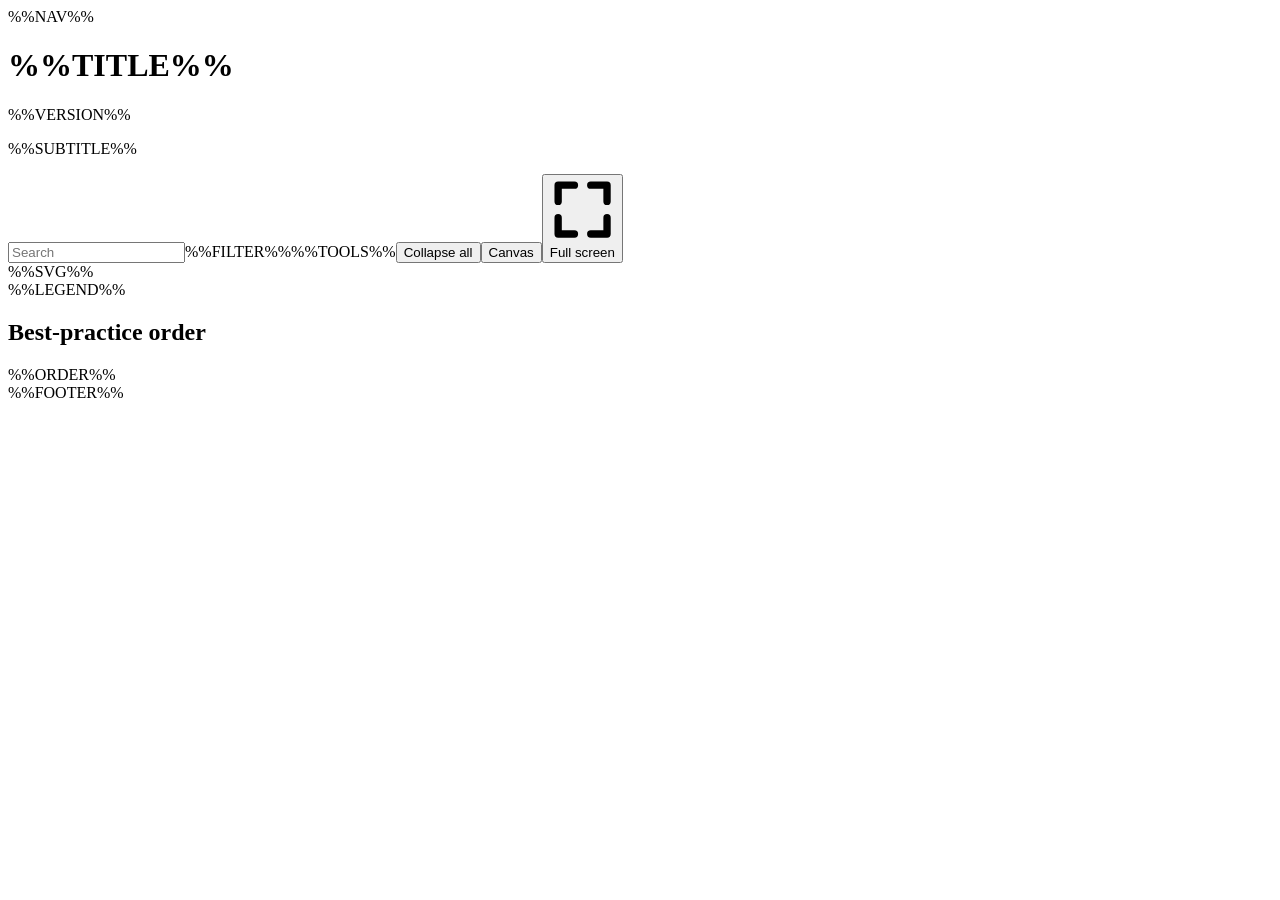
<file: diagrams/_shared/shell.html>
<!doctype html><html lang="en"><head><meta charset="utf-8"><meta name="viewport" content="width=device-width,initial-scale=1,viewport-fit=cover">
<title>%%TITLE%%</title>
<style>
%%SHELLCSS%%
%%SMCSS%%
%%PAGECSS%%
</style></head><body>
%%NAV%%
<main class="sm-main">
<div class="sm-head"><h1>%%TITLE%%</h1><span class="vpill">%%VERSION%%</span></div>
<p class="sm-sub">%%SUBTITLE%%</p>
<div class="sm-hero" id="hero"><div class="tb"><input type="search" id="q" placeholder="Search" aria-label="Search">%%FILTER%%<span class="sp2"></span>%%TOOLS%%<span class="cvc" id="cvc" hidden><button type="button" class="tbb sq" id="cv-out" aria-label="Zoom out">−</button><button type="button" class="tbb sq" id="cv-in" aria-label="Zoom in">+</button><button type="button" class="tbb" id="cv-fit">Fit</button><button type="button" class="tbb" id="cv-reset">Reset layout</button></span><button type="button" class="tbb" id="cv-col" aria-label="Collapse all groups">Collapse all</button><button type="button" class="tbb" id="cv-on" aria-pressed="false" title="Pan, zoom and rearrange the map">Canvas</button><button type="button" class="tbb" id="fsb" aria-label="Full screen"><svg viewBox="0 0 16 16" fill="none" stroke="currentColor" stroke-width="1.8" stroke-linecap="round" stroke-linejoin="round" aria-hidden="true"><path d="M2 6V2h4M10 2h4v4M14 10v4h-4M6 14H2v-4"/></svg><span id="fst">Full screen</span></button></div>
<div class="scroll" id="sc">%%SVG%%</div>
%%LEGEND%%
<dialog id="pop" aria-label="Details"></dialog></div>
<h2>Best-practice order</h2>
<div class="sm-order">%%ORDER%%</div>
<footer class="sm-foot">%%FOOTER%%</footer>
</main>
<script>
%%SMJS%%
var SMPAGE=null;
%%PAGEJS%%
%%SHELLJS%%
%%CANVASJS%%
</script></body></html>
</file>
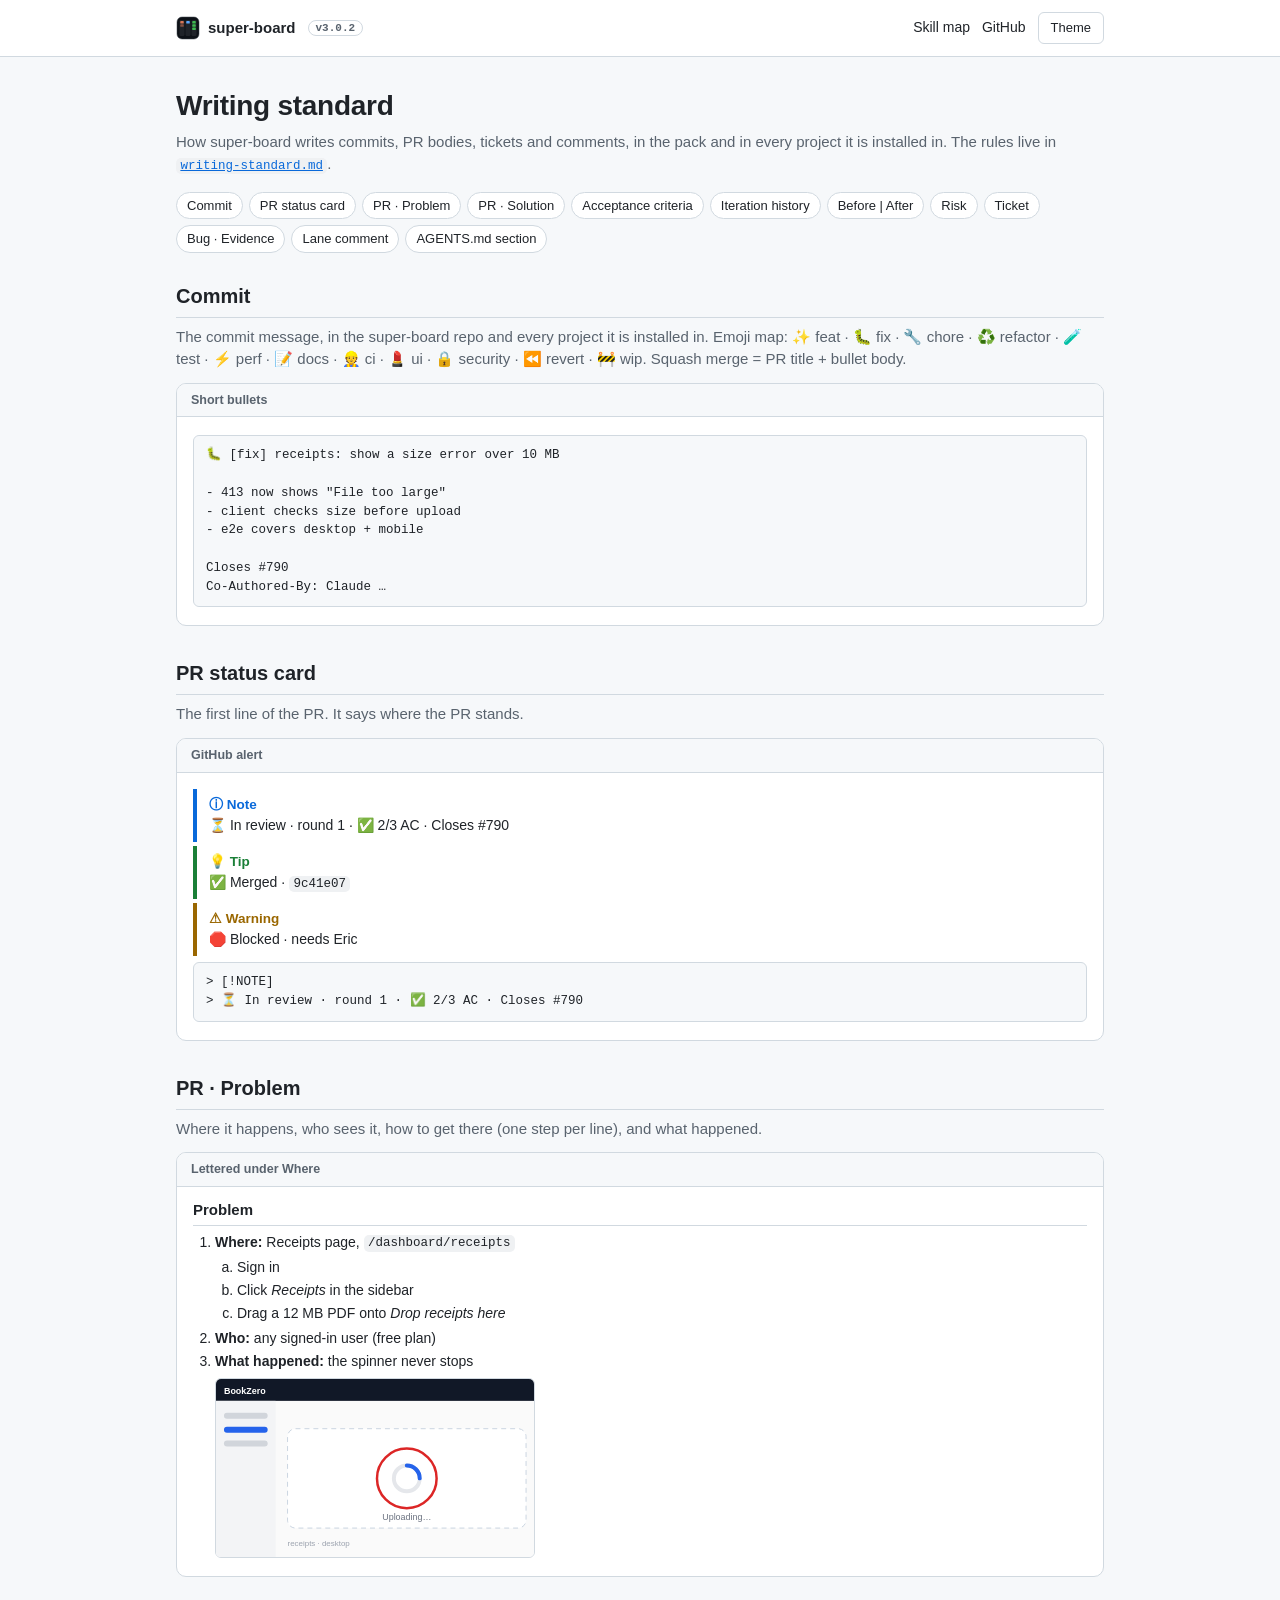
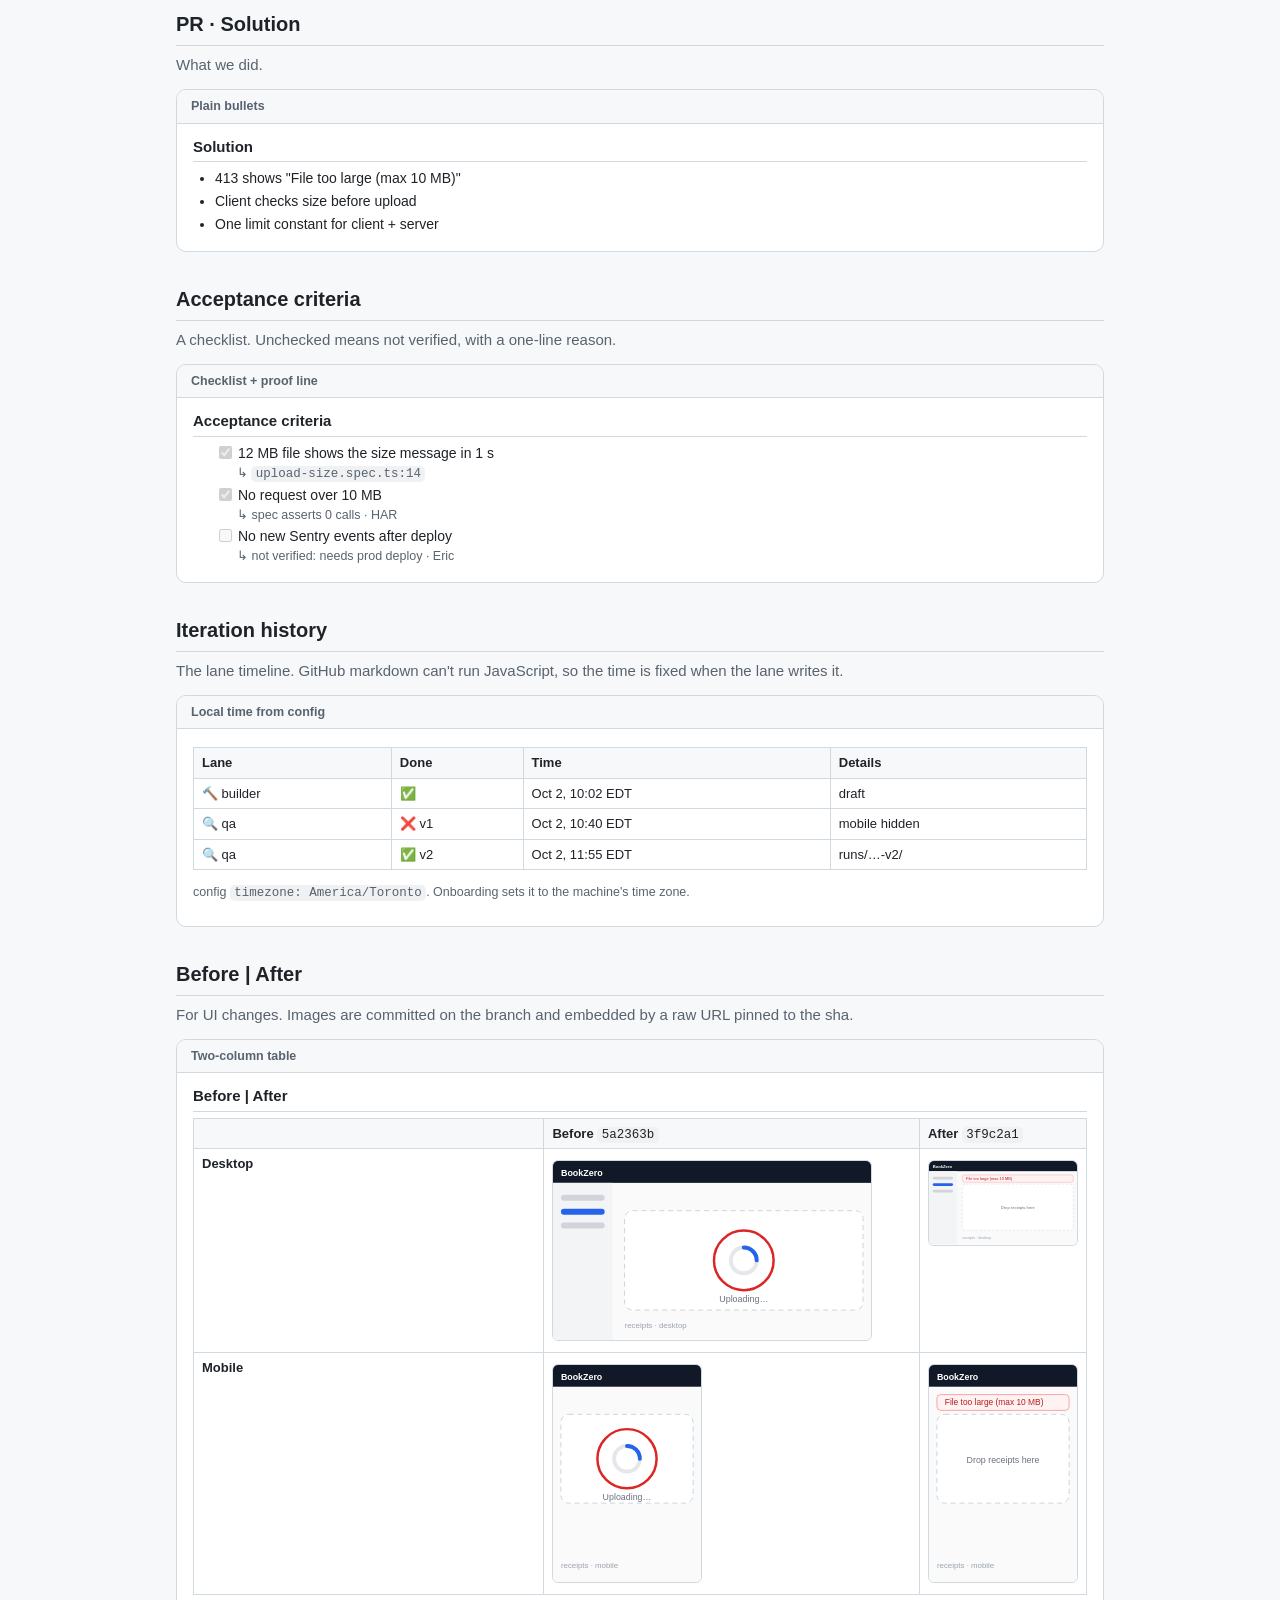
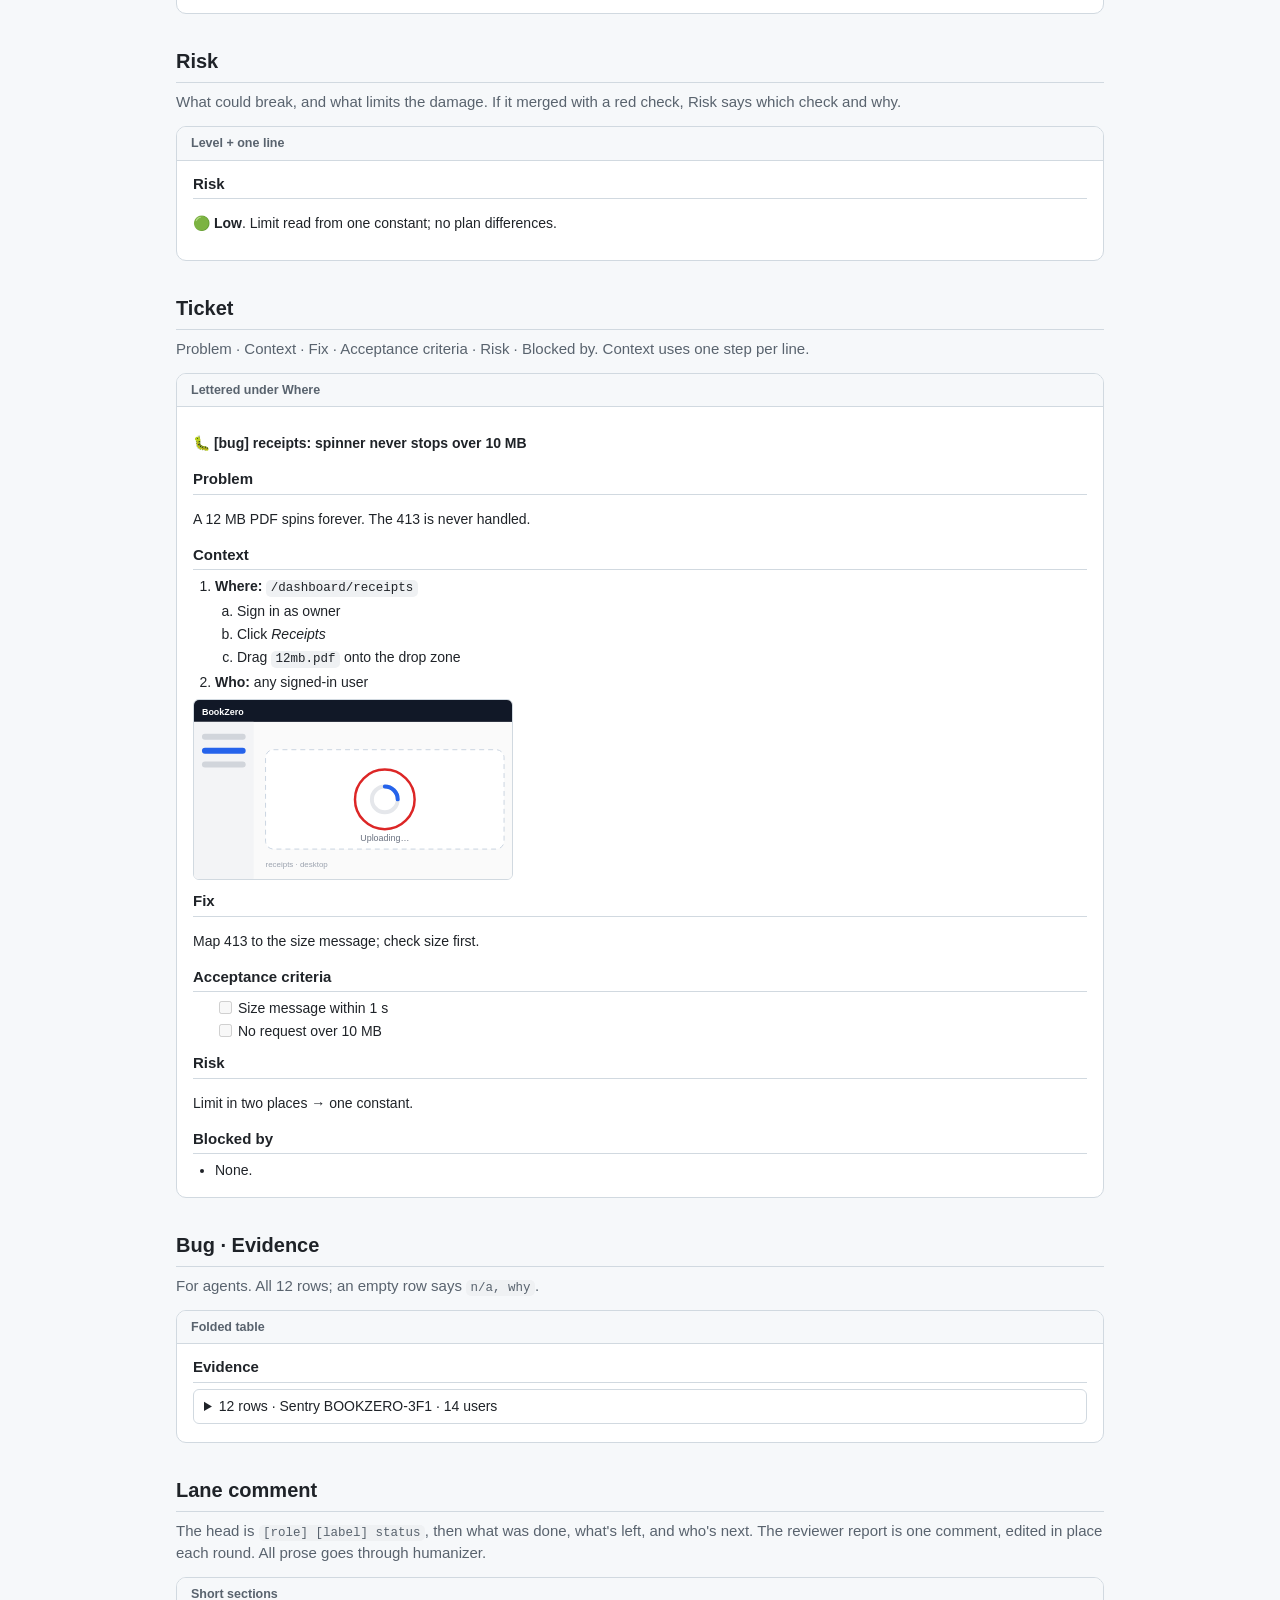
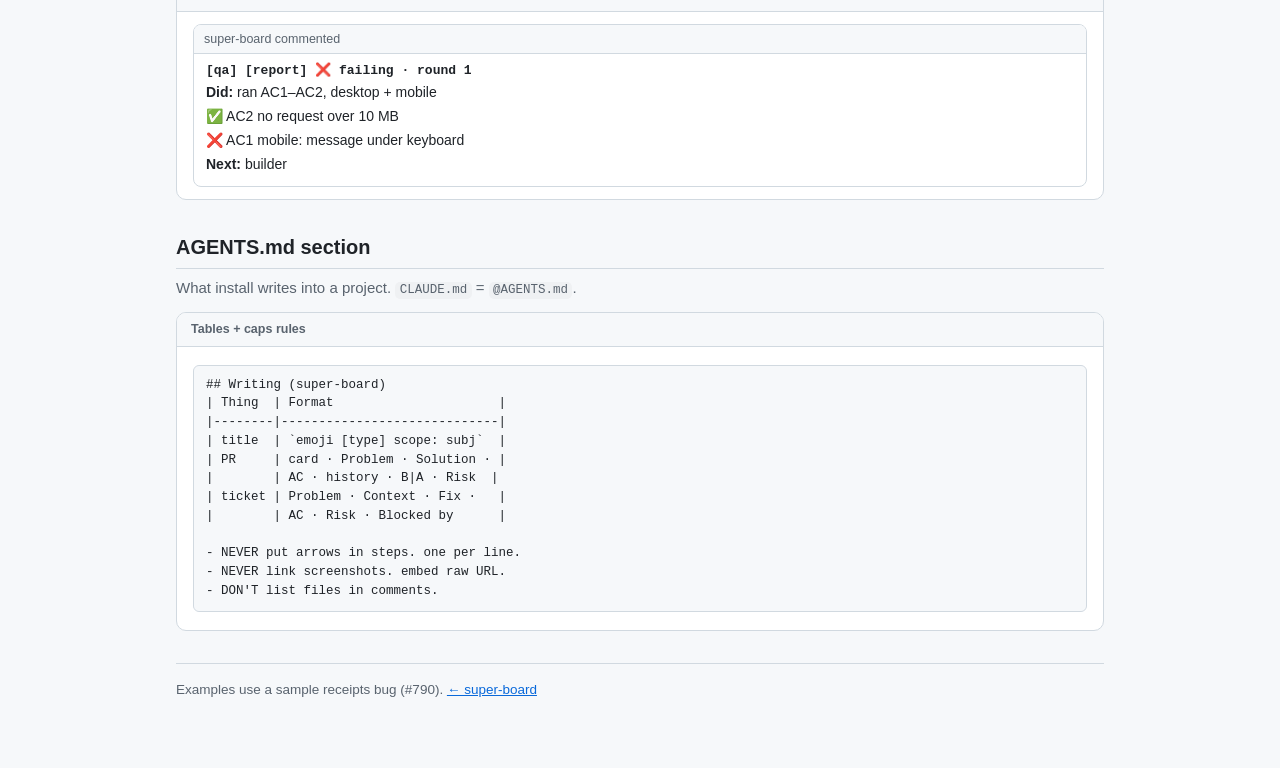
<file: diagrams/writing-standard/reference.html>
<!doctype html>
<html lang="en">
<head>
<meta charset="utf-8">
<meta name="viewport" content="width=device-width, initial-scale=1">
<title>super-board writing standard</title>
<meta name="description" content="How super-board writes commits, PR bodies, tickets and comments.">
<!-- Generated from index.html (the pick-a-format carousel) by keeping each slide's chosen option. -->
<style>

:root{
  --bg:#f6f8fa; --card:#ffffff; --fg:#1f2328; --muted:#59636e; --border:#d1d9e0;
  --accent:#0969da; --code-bg:#eff1f3; --pre-bg:#f6f8fa; --green:#1a7f37; --red:#d1242f;
  --amber:#9a6700; --pick:#1f883d; --note-bg:#ddf4ff; --note-bd:#0969da;
}
@media (prefers-color-scheme: dark){
  :root:not([data-theme="light"]){
    --bg:#0d1117; --card:#151b23; --fg:#e6edf3; --muted:#9198a1; --border:#3d444d;
    --accent:#4493f8; --code-bg:#262c36; --pre-bg:#0d1117; --green:#3fb950; --red:#f85149;
    --amber:#d29922; --pick:#3fb950; --note-bg:#0c2d6b; --note-bd:#4493f8;
  }
}
:root[data-theme="dark"]{
  --bg:#0d1117; --card:#151b23; --fg:#e6edf3; --muted:#9198a1; --border:#3d444d;
  --accent:#4493f8; --code-bg:#262c36; --pre-bg:#0d1117; --green:#3fb950; --red:#f85149;
  --amber:#d29922; --pick:#3fb950; --note-bg:#0c2d6b; --note-bd:#4493f8;
}
*{box-sizing:border-box}
html,body{margin:0;background:var(--bg);color:var(--fg);font:15px/1.5 -apple-system,BlinkMacSystemFont,"Segoe UI","Noto Sans",Helvetica,Arial,sans-serif}
.render{padding:12px 16px;font-size:14px;min-width:0;overflow-x:auto}
.render h3{font-size:15px;margin:10px 0 6px;padding-bottom:3px;border-bottom:1px solid var(--border)}
.render h3:first-child{margin-top:0}
.render ul,.render ol{margin:4px 0;padding-left:22px}
.render li{margin:2px 0}
.render ol ol{list-style:lower-alpha}
.render ol.num ol{list-style:decimal}
code{font:12.5px ui-monospace,SFMono-Regular,Menlo,monospace;background:var(--code-bg);padding:.1em .35em;border-radius:5px}
pre{font:12.5px/1.5 ui-monospace,SFMono-Regular,Menlo,monospace;background:var(--pre-bg);border:1px solid var(--border);border-radius:6px;padding:10px 12px;overflow-x:auto;margin:6px 0;white-space:pre}
table{border-collapse:collapse;width:100%;font-size:13px;margin:6px 0}
th,td{border:1px solid var(--border);padding:5px 8px;text-align:left;vertical-align:top}
th{background:var(--pre-bg)}
.task{list-style:none;margin-left:-20px}
.task input{margin-right:6px;vertical-align:-1px}
.why{display:block;color:var(--muted);font-size:12.5px;margin-left:22px}
.alert{border-left:4px solid var(--note-bd);padding:6px 12px;margin:4px 0}
.alert .t{color:var(--accent);font-weight:600;font-size:13.5px}
.alert.warn{border-color:var(--amber)} .alert.warn .t{color:var(--amber)}
.alert.tip{border-color:var(--green)} .alert.tip .t{color:var(--green)}
.badge{font-size:15px}
.muted{color:var(--muted);font-size:12.5px}
.gitlog .msg{font-weight:600}
details{border:1px solid var(--border);border-radius:6px;padding:6px 10px;margin:6px 0}
summary{cursor:pointer}
.cm{border:1px solid var(--border);border-radius:8px;overflow:hidden}
.cm .ch{background:var(--pre-bg);border-bottom:1px solid var(--border);padding:5px 10px;font-size:12.5px;color:var(--muted)}
.cm .cb{padding:8px 12px}
.cm .hd{font:13px ui-monospace,Menlo,monospace;font-weight:600;margin:0 0 4px}
.cm p{margin:3px 0}
svg.mock{display:block;max-width:100%;height:auto;border:1px solid var(--border);border-radius:6px;margin:6px 0}
svg.mock.m{max-width:150px}
.ba td{width:50%}
.top{border-bottom:1px solid var(--border);background:var(--card)}
.top .in{max-width:960px;margin:0 auto;padding:12px 16px;display:flex;align-items:center;gap:12px}
.logo{display:inline-flex;align-items:center;gap:8px;font-weight:700;color:var(--fg);text-decoration:none}
.logo svg{width:24px;height:24px;display:block}
.vpill{font:600 11px ui-monospace,Menlo,monospace;border:1px solid var(--border);border-radius:999px;padding:1px 7px;color:var(--muted)}
.top .sp{flex:1}
.top a.lk{font-size:14px;color:var(--fg);text-decoration:none}
.top a.lk:hover{color:var(--accent)}
.tbtn{background:var(--card);color:var(--fg);border:1px solid var(--border);border-radius:6px;padding:5px 12px;font:inherit;font-size:13px;cursor:pointer}
.tbtn:hover{border-color:var(--accent)}
.page{max-width:960px;margin:0 auto;padding:28px 16px 56px}
.page>h1{font-size:28px;margin:0 0 4px;letter-spacing:-.01em}
.page>.lead{color:var(--muted);margin:0 0 16px}
.toc{display:flex;flex-wrap:wrap;gap:6px;margin:0 0 28px}
.toc a{font-size:13px;border:1px solid var(--border);border-radius:999px;padding:3px 10px;color:var(--fg);text-decoration:none;background:var(--card)}
.toc a:hover{border-color:var(--accent);color:var(--accent)}
.ref{margin:0 0 32px;scroll-margin-top:16px}
.ref h2{font-size:20px;margin:0 0 2px;padding-bottom:6px;border-bottom:1px solid var(--border)}
.ref .purpose{color:var(--muted);margin:8px 0 12px}
.card{background:var(--card);border:1px solid var(--border);border-radius:10px;overflow:hidden}
.chead{padding:7px 14px;font-size:12.5px;font-weight:600;color:var(--muted);background:var(--pre-bg);border-bottom:1px solid var(--border)}
.foot{color:var(--muted);font-size:13.5px;border-top:1px solid var(--border);padding-top:16px}
a{color:var(--accent)}
@media (max-width:640px){.page>h1{font-size:23px}.top a.lk.hide-s{display:none}}
</style>
</head>
<body>
<header class="top"><div class="in">
  <a class="logo" href="../"><svg viewBox="0 0 96 96" aria-hidden="true"><rect x="4" y="4" width="88" height="88" rx="20" fill="#0d1117" stroke="#3d444d" stroke-width="2"/><rect x="14" y="16" width="20" height="64" rx="5" fill="#fff" fill-opacity=".08"/><rect x="38" y="16" width="20" height="64" rx="5" fill="#fff" fill-opacity=".08"/><rect x="62" y="16" width="20" height="64" rx="5" fill="#fff" fill-opacity=".08"/><rect x="17" y="20" width="14" height="10" rx="2.5" fill="#d97757"/><rect x="17" y="33" width="14" height="10" rx="2.5" fill="#d97757" fill-opacity=".55"/><rect x="41" y="20" width="14" height="10" rx="2.5" fill="#58a6ff"/><rect x="65" y="20" width="14" height="10" rx="2.5" fill="#3fb950"/><rect x="65" y="33" width="14" height="10" rx="2.5" fill="#3fb950"/><rect x="65" y="46" width="14" height="10" rx="2.5" fill="#3fb950"/></svg>super-board</a><span class="vpill">v3.0.2</span>
  <span class="sp"></span>
  <a class="lk hide-s" href="../skill-map/">Skill map</a>
  <a class="lk" href="https://github.com/EricTechPro/super-board">GitHub</a>
  <button class="tbtn" id="tt" type="button" aria-label="Toggle light or dark theme">Theme</button>
</div></header>
<main class="page">
<h1>Writing standard</h1>
<p class="lead">How super-board writes commits, PR bodies, tickets and comments, in the pack and in every project it is installed in. The rules live in <a href="https://github.com/EricTechPro/super-board/blob/main/skills/super-board/references/writing-standard.md"><code>writing-standard.md</code></a>.</p>
<nav class="toc" aria-label="Sections"><a href="#commit">Commit</a><a href="#status">PR status card</a><a href="#problem">PR · Problem</a><a href="#solution">PR · Solution</a><a href="#ac">Acceptance criteria</a><a href="#history">Iteration history</a><a href="#beforeafter">Before | After</a><a href="#risk">Risk</a><a href="#ticket">Ticket</a><a href="#evidence">Bug · Evidence</a><a href="#comment">Lane comment</a><a href="#agents">AGENTS.md section</a></nav>
<section class="ref" id="commit"><h2>Commit</h2><p class="purpose">The commit message, in the super-board repo and every project it is installed in. Emoji map: ✨ feat · 🐛 fix · 🔧 chore · ♻️ refactor · 🧪 test · ⚡ perf · 📝 docs · 👷 ci · 💄 ui · 🔒 security · ⏪ revert · 🚧 wip. Squash merge = PR title + bullet body.</p><div class="card"><div class="chead">Short bullets</div><div class="render">
<pre>🐛 [fix] receipts: show a size error over 10 MB

- 413 now shows "File too large"
- client checks size before upload
- e2e covers desktop + mobile

Closes #790
Co-Authored-By: Claude …</pre></div></div></section><section class="ref" id="status"><h2>PR status card</h2><p class="purpose">The first line of the PR. It says where the PR stands.</p><div class="card"><div class="chead">GitHub alert</div><div class="render">
<div class="alert"><div class="t">ⓘ Note</div>⏳ In review · round 1 · ✅ 2/3 AC · Closes #790</div>
<div class="alert tip"><div class="t">💡 Tip</div>✅ Merged · <code>9c41e07</code></div>
<div class="alert warn"><div class="t">⚠ Warning</div>🛑 Blocked · needs Eric</div>
<pre>&gt; [!NOTE]
&gt; ⏳ In review · round 1 · ✅ 2/3 AC · Closes #790</pre></div></div></section><section class="ref" id="problem"><h2>PR · Problem</h2><p class="purpose">Where it happens, who sees it, how to get there (one step per line), and what happened.</p><div class="card"><div class="chead">Lettered under Where</div><div class="render">
<h3>Problem</h3>
<ol>
<li><b>Where:</b> Receipts page, <code>/dashboard/receipts</code>
  <ol><li>Sign in</li><li>Click <i>Receipts</i> in the sidebar</li><li>Drag a 12 MB PDF onto <i>Drop receipts here</i></li></ol></li>
<li><b>Who:</b> any signed-in user (free plan)</li>
<li><b>What happened:</b> the spinner never stops
<svg class="mock" viewBox="0 0 320 180" width="320" role="img" aria-label="before screenshot"><rect width="320" height="180" fill="#fafafa"/><rect width="320" height="22" fill="#111827"/><text x="8" y="15" font-size="9" fill="#fff" font-weight="700">BookZero</text><rect x="0" y="22" width="60" height="158" fill="#f3f4f6"/><rect x="8" y="34" width="44" height="6" rx="3" fill="#d1d5db"/><rect x="8" y="48" width="44" height="6" rx="3" fill="#2563eb"/><rect x="8" y="62" width="44" height="6" rx="3" fill="#d1d5db"/><rect x="72" y="50" width="240" height="100" rx="8" fill="#fff" stroke="#cbd5e1" stroke-dasharray="5 4"/><circle cx="192.0" cy="100" r="13" fill="none" stroke="#e5e7eb" stroke-width="4"/><path d="M192.0 87 a13 13 0 0 1 13 13" fill="none" stroke="#2563eb" stroke-width="4" stroke-linecap="round"/><text x="192.0" y="142.0" font-size="9" text-anchor="middle" fill="#6b7280">Uploading…</text><circle cx="192.0" cy="100" r="30" fill="none" stroke="#dc2626" stroke-width="2.5"/><text x="72" y="168" font-size="8" fill="#9ca3af">receipts · desktop</text></svg></li>
</ol></div></div></section><section class="ref" id="solution"><h2>PR · Solution</h2><p class="purpose">What we did.</p><div class="card"><div class="chead">Plain bullets</div><div class="render">
<h3>Solution</h3><ul><li>413 shows "File too large (max 10 MB)"</li><li>Client checks size before upload</li><li>One limit constant for client + server</li></ul></div></div></section><section class="ref" id="ac"><h2>Acceptance criteria</h2><p class="purpose">A checklist. Unchecked means not verified, with a one-line reason.</p><div class="card"><div class="chead">Checklist + proof line</div><div class="render">
<h3>Acceptance criteria</h3><ul>
<li class="task"><input type="checkbox" checked disabled>12 MB file shows the size message in 1 s<span class="why">↳ <code>upload-size.spec.ts:14</code></span></li>
<li class="task"><input type="checkbox" checked disabled>No request over 10 MB<span class="why">↳ spec asserts 0 calls · HAR</span></li>
<li class="task"><input type="checkbox" disabled>No new Sentry events after deploy<span class="why">↳ not verified: needs prod deploy · Eric</span></li></ul></div></div></section><section class="ref" id="history"><h2>Iteration history</h2><p class="purpose">The lane timeline. GitHub markdown can't run JavaScript, so the time is fixed when the lane writes it.</p><div class="card"><div class="chead">Local time from config</div><div class="render">
<table><tr><th>Lane</th><th>Done</th><th>Time</th><th>Details</th></tr>
<tr><td>🔨 builder</td><td>✅</td><td>Oct 2, 10:02 EDT</td><td>draft</td></tr>
<tr><td>🔍 qa</td><td>❌ v1</td><td>Oct 2, 10:40 EDT</td><td>mobile hidden</td></tr>
<tr><td>🔍 qa</td><td>✅ v2</td><td>Oct 2, 11:55 EDT</td><td>runs/…-v2/</td></tr></table>
<p class="muted">config <code>timezone: America/Toronto</code>. Onboarding sets it to the machine's time zone.</p></div></div></section><section class="ref" id="beforeafter"><h2>Before | After</h2><p class="purpose">For UI changes. Images are committed on the branch and embedded by a raw URL pinned to the sha.</p><div class="card"><div class="chead">Two-column table</div><div class="render">
<h3>Before | After</h3>
<table class="ba"><tr><th></th><th>Before <code>5a2363b</code></th><th>After <code>3f9c2a1</code></th></tr>
<tr><td><b>Desktop</b></td><td><svg class="mock" viewBox="0 0 320 180" width="320" role="img" aria-label="before screenshot"><rect width="320" height="180" fill="#fafafa"/><rect width="320" height="22" fill="#111827"/><text x="8" y="15" font-size="9" fill="#fff" font-weight="700">BookZero</text><rect x="0" y="22" width="60" height="158" fill="#f3f4f6"/><rect x="8" y="34" width="44" height="6" rx="3" fill="#d1d5db"/><rect x="8" y="48" width="44" height="6" rx="3" fill="#2563eb"/><rect x="8" y="62" width="44" height="6" rx="3" fill="#d1d5db"/><rect x="72" y="50" width="240" height="100" rx="8" fill="#fff" stroke="#cbd5e1" stroke-dasharray="5 4"/><circle cx="192.0" cy="100" r="13" fill="none" stroke="#e5e7eb" stroke-width="4"/><path d="M192.0 87 a13 13 0 0 1 13 13" fill="none" stroke="#2563eb" stroke-width="4" stroke-linecap="round"/><text x="192.0" y="142.0" font-size="9" text-anchor="middle" fill="#6b7280">Uploading…</text><circle cx="192.0" cy="100" r="30" fill="none" stroke="#dc2626" stroke-width="2.5"/><text x="72" y="168" font-size="8" fill="#9ca3af">receipts · desktop</text></svg></td><td><svg class="mock" viewBox="0 0 320 180" width="320" role="img" aria-label="after screenshot"><rect width="320" height="180" fill="#fafafa"/><rect width="320" height="22" fill="#111827"/><text x="8" y="15" font-size="9" fill="#fff" font-weight="700">BookZero</text><rect x="0" y="22" width="60" height="158" fill="#f3f4f6"/><rect x="8" y="34" width="44" height="6" rx="3" fill="#d1d5db"/><rect x="8" y="48" width="44" height="6" rx="3" fill="#2563eb"/><rect x="8" y="62" width="44" height="6" rx="3" fill="#d1d5db"/><rect x="72" y="30" width="240" height="16" rx="4" fill="#fef2f2" stroke="#fca5a5"/><text x="80" y="41" font-size="8.5" fill="#b91c1c">File too large (max 10 MB)</text><rect x="72" y="50" width="240" height="100" rx="8" fill="#fff" stroke="#cbd5e1" stroke-dasharray="5 4"/><text x="192.0" y="104" font-size="9" text-anchor="middle" fill="#6b7280">Drop receipts here</text><text x="72" y="168" font-size="8" fill="#9ca3af">receipts · desktop</text></svg></td></tr>
<tr><td><b>Mobile</b></td><td><svg class="mock m" viewBox="0 0 150 220" width="150" role="img" aria-label="before screenshot"><rect width="150" height="220" fill="#fafafa"/><rect width="150" height="22" fill="#111827"/><text x="8" y="15" font-size="9" fill="#fff" font-weight="700">BookZero</text><rect x="8" y="50" width="134" height="90" rx="8" fill="#fff" stroke="#cbd5e1" stroke-dasharray="5 4"/><circle cx="75.0" cy="95" r="13" fill="none" stroke="#e5e7eb" stroke-width="4"/><path d="M75.0 82 a13 13 0 0 1 13 13" fill="none" stroke="#2563eb" stroke-width="4" stroke-linecap="round"/><text x="75.0" y="137.0" font-size="9" text-anchor="middle" fill="#6b7280">Uploading…</text><circle cx="75.0" cy="95" r="30" fill="none" stroke="#dc2626" stroke-width="2.5"/><text x="8" y="206" font-size="8" fill="#9ca3af">receipts · mobile</text></svg></td><td><svg class="mock m" viewBox="0 0 150 220" width="150" role="img" aria-label="after screenshot"><rect width="150" height="220" fill="#fafafa"/><rect width="150" height="22" fill="#111827"/><text x="8" y="15" font-size="9" fill="#fff" font-weight="700">BookZero</text><rect x="8" y="30" width="134" height="16" rx="4" fill="#fef2f2" stroke="#fca5a5"/><text x="16" y="41" font-size="8.5" fill="#b91c1c">File too large (max 10 MB)</text><rect x="8" y="50" width="134" height="90" rx="8" fill="#fff" stroke="#cbd5e1" stroke-dasharray="5 4"/><text x="75.0" y="99" font-size="9" text-anchor="middle" fill="#6b7280">Drop receipts here</text><text x="8" y="206" font-size="8" fill="#9ca3af">receipts · mobile</text></svg></td></tr></table></div></div></section><section class="ref" id="risk"><h2>Risk</h2><p class="purpose">What could break, and what limits the damage. If it merged with a red check, Risk says which check and why.</p><div class="card"><div class="chead">Level + one line</div><div class="render">
<h3>Risk</h3><p>🟢 <b>Low</b>. Limit read from one constant; no plan differences.</p></div></div></section><section class="ref" id="ticket"><h2>Ticket</h2><p class="purpose">Problem · Context · Fix · Acceptance criteria · Risk · Blocked by. Context uses one step per line.</p><div class="card"><div class="chead">Lettered under Where</div><div class="render">
<p><b>🐛 [bug] receipts: spinner never stops over 10 MB</b></p>
<h3>Problem</h3><p>A 12 MB PDF spins forever. The 413 is never handled.</p>
<h3>Context</h3><ol><li><b>Where:</b> <code>/dashboard/receipts</code><ol><li>Sign in as owner</li><li>Click <i>Receipts</i></li><li>Drag <code>12mb.pdf</code> onto the drop zone</li></ol></li><li><b>Who:</b> any signed-in user</li></ol>
<svg class="mock" viewBox="0 0 320 180" width="320" role="img" aria-label="before screenshot"><rect width="320" height="180" fill="#fafafa"/><rect width="320" height="22" fill="#111827"/><text x="8" y="15" font-size="9" fill="#fff" font-weight="700">BookZero</text><rect x="0" y="22" width="60" height="158" fill="#f3f4f6"/><rect x="8" y="34" width="44" height="6" rx="3" fill="#d1d5db"/><rect x="8" y="48" width="44" height="6" rx="3" fill="#2563eb"/><rect x="8" y="62" width="44" height="6" rx="3" fill="#d1d5db"/><rect x="72" y="50" width="240" height="100" rx="8" fill="#fff" stroke="#cbd5e1" stroke-dasharray="5 4"/><circle cx="192.0" cy="100" r="13" fill="none" stroke="#e5e7eb" stroke-width="4"/><path d="M192.0 87 a13 13 0 0 1 13 13" fill="none" stroke="#2563eb" stroke-width="4" stroke-linecap="round"/><text x="192.0" y="142.0" font-size="9" text-anchor="middle" fill="#6b7280">Uploading…</text><circle cx="192.0" cy="100" r="30" fill="none" stroke="#dc2626" stroke-width="2.5"/><text x="72" y="168" font-size="8" fill="#9ca3af">receipts · desktop</text></svg>
<h3>Fix</h3><p>Map 413 to the size message; check size first.</p>
<h3>Acceptance criteria</h3><ul><li class="task"><input type="checkbox" disabled>Size message within 1 s</li><li class="task"><input type="checkbox" disabled>No request over 10 MB</li></ul>
<h3>Risk</h3><p>Limit in two places → one constant.</p>
<h3>Blocked by</h3><ul><li>None.</li></ul></div></div></section><section class="ref" id="evidence"><h2>Bug · Evidence</h2><p class="purpose">For agents. All 12 rows; an empty row says <code>n/a, why</code>.</p><div class="card"><div class="chead">Folded table</div><div class="render">
<h3>Evidence</h3><details><summary>12 rows · Sentry BOOKZERO-3F1 · 14 users</summary><table><tr><td><b>Steps</b></td><td>1. sign in 2. Receipts 3. drop <code>12mb.pdf</code></td></tr><tr><td><b>Expected / actual</b></td><td>size message / endless spinner</td></tr><tr><td><b>Error + stack</b></td><td><code>PayloadTooLargeError</code> · <code>route.ts:48</code></td></tr><tr><td><b>Request / trace ID</b></td><td><code>req_01JB8…7QK</code></td></tr><tr><td><b>Sentry</b></td><td>BOOKZERO-3F1</td></tr><tr><td><b>PostHog replay</b></td><td>replay 0193…b7</td></tr><tr><td><b>Logs</b></td><td><code>413 size=12.4MB</code></td></tr><tr><td><b>HAR / API sample</b></td><td><code>POST /api/receipts/upload → 413</code></td></tr><tr><td><b>Env + release</b></td><td>staging · v1.42.0 · <code>5a2363b</code></td></tr><tr><td><b>First / last seen</b></td><td>Sep 28 · Oct 2</td></tr><tr><td><b>Screenshots</b></td><td>embedded raw URL · <code>receipts-desktop.png</code></td></tr><tr><td><b>Users affected</b></td><td>14 (7 days)</td></tr></table></details></div></div></section><section class="ref" id="comment"><h2>Lane comment</h2><p class="purpose">The head is <code>[role] [label] status</code>, then what was done, what's left, and who's next. The reviewer report is one comment, edited in place each round. All prose goes through humanizer.</p><div class="card"><div class="chead">Short sections</div><div class="render">
<div class="cm"><div class="ch">super-board commented</div><div class="cb">
<p class="hd">[qa] [report] ❌ failing · round 1</p>
<p><b>Did:</b> ran AC1–AC2, desktop + mobile</p>
<p>✅ AC2 no request over 10 MB</p>
<p>❌ AC1 mobile: message under keyboard</p>
<p><b>Next:</b> builder</p></div></div></div></div></section><section class="ref" id="agents"><h2>AGENTS.md section</h2><p class="purpose">What install writes into a project. <code>CLAUDE.md</code> = <code>@AGENTS.md</code>.</p><div class="card"><div class="chead">Tables + caps rules</div><div class="render">
<pre>## Writing (super-board)
| Thing  | Format                      |
|--------|-----------------------------|
| title  | `emoji [type] scope: subj`  |
| PR     | card · Problem · Solution · |
|        | AC · history · B|A · Risk  |
| ticket | Problem · Context · Fix ·   |
|        | AC · Risk · Blocked by      |

- NEVER put arrows in steps. one per line.
- NEVER link screenshots. embed raw URL.
- DON'T list files in comments.</pre></div></div></section>
<p class="foot">Examples use a sample receipts bug (#790). <a href="../">← super-board</a></p>
</main>
<script>
(function(){
  var root=document.documentElement;
  try{var t=localStorage.getItem('sb-theme'); if(t) root.setAttribute('data-theme',t);}catch(e){}
  document.getElementById('tt').onclick=function(){
    var cur=root.getAttribute('data-theme')||(matchMedia('(prefers-color-scheme: dark)').matches?'dark':'light');
    var n=cur==='dark'?'light':'dark'; root.setAttribute('data-theme',n);
    try{localStorage.setItem('sb-theme',n);}catch(e){}
  };
})();
</script>
</body>
</html>
</file>
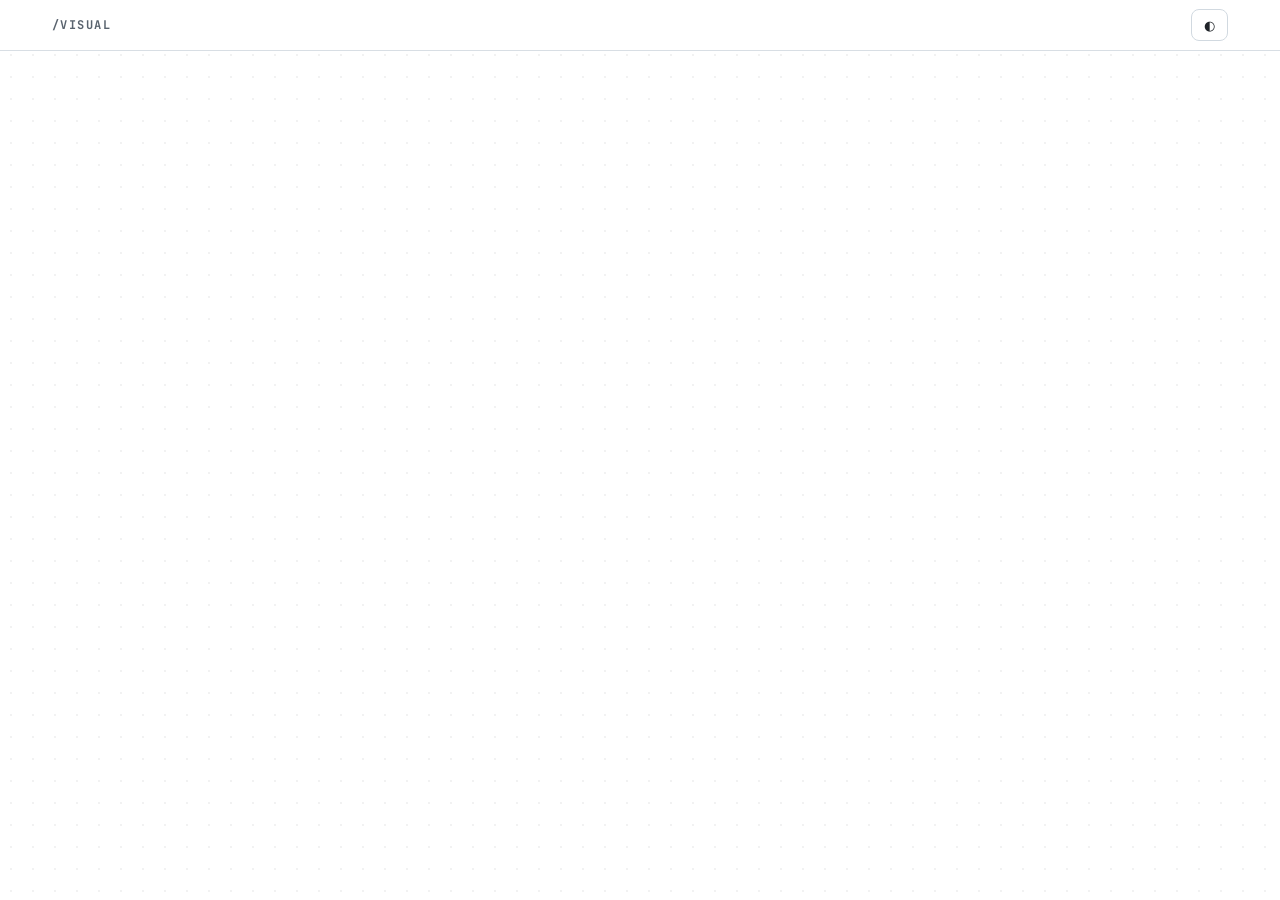
<file: skills/visual/assets/template.html>
<!doctype html>
<!--
  /visual page template. visual.py injects the page data into #visual-data; everything
  else renders client-side from this one file. No build, no runtime dependencies.
  Section layout adapted from BuilderIO/skills visual-recap + visual-plan (MIT, (c) 2026 Builder.io).
  Diagram style (semantic palette, mask-under-fill nodes, grid canvas, orthogonal routes,
  arrow markers) and viewer UX (camera zoom/pan with reading depths, minimap, node focus panel,
  node finder, export) adapted from tt-a1i/archify (MIT, (c) 2026 tt-a1i, (c) 2025 Cocoon AI).
  See ../THIRD_PARTY_NOTICES.md.
-->
<html lang="en">
<head>
<meta charset="utf-8">
<meta name="viewport" content="width=device-width, initial-scale=1">
<title>__VISUAL_TITLE__</title>
<link rel="preconnect" href="https://fonts.googleapis.com">
<link rel="stylesheet" href="https://fonts.googleapis.com/css2?family=Inter:wght@400;500;600;700&family=JetBrains+Mono:wght@400;600;700&display=swap">
<script>
  try { const t = localStorage.getItem('visual-theme'); if (t) document.documentElement.dataset.theme = t; } catch (e) {}
</script>
<style>
  /* Clean flowchart (GitHub Primer-like): light first, dark when the system or the toggle asks. */
  :root {
    --bg: #ffffff; --bg-2: #f6f8fa; --panel: #ffffff; --panel-2: #f6f8fa; --border: #d8dee4; --border-2: #d1d9e0;
    --text: #1f2328; --muted: #59636e; --dim: #818b98; --grid: rgba(31,35,40,.06); --mask: #ffffff; --arrow: #8c959f;
    --shadow: 0 8px 24px rgba(31,35,40,.10); --dot: #e6eaef; --gridline: transparent; --chrome: rgba(255,255,255,.94);
    --accent: #0969da; --accent-fg: #ffffff; --lane: rgba(31,35,40,.025);
    --cyan: #0969da; --green: #1a7f37; --violet: #8250df; --amber: #9a6700; --rose: #cf222e; --orange: #bc4c00; --slate: #59636e; --fuchsia: #bf3989;
    --k-public: #0969da; --k-lane: #0f766e; --k-ext: #8250df; --k-verb: #bf3989; --k-script: #6e7781; --k-hook: #cf222e; --k-board: #9a6700;
    --w-calls: #424a53; --w-feeds: #0969da; --w-triggers: #8250df; --w-state: #afb8c1; --w-guard: #cf222e;
    --add-bg: rgba(26,127,55,.10); --add-tx: #1a7f37; --del-bg: rgba(207,34,46,.08); --del-tx: #cf222e;
    color-scheme: light;
    --accent-f: color-mix(in srgb, var(--accent) 12%, var(--panel));
    --cyan-f: color-mix(in srgb, var(--cyan) 9%, var(--panel));
    --green-f: color-mix(in srgb, var(--green) 9%, var(--panel));
    --violet-f: color-mix(in srgb, var(--violet) 9%, var(--panel));
    --amber-f: color-mix(in srgb, var(--amber) 10%, var(--panel));
    --rose-f: color-mix(in srgb, var(--rose) 8%, var(--panel));
    --orange-f: color-mix(in srgb, var(--orange) 9%, var(--panel));
    --slate-f: color-mix(in srgb, var(--slate) 8%, var(--panel));
    --fuchsia-f: color-mix(in srgb, var(--fuchsia) 8%, var(--panel));
    --k-public-f: color-mix(in srgb, var(--k-public) 8%, var(--panel));
    --k-lane-f: color-mix(in srgb, var(--k-lane) 8%, var(--panel));
    --k-ext-f: color-mix(in srgb, var(--k-ext) 7%, var(--panel));
    --k-verb-f: color-mix(in srgb, var(--k-verb) 7%, var(--panel));
    --k-script-f: color-mix(in srgb, var(--k-script) 5%, var(--panel));
    --k-hook-f: color-mix(in srgb, var(--k-hook) 12%, var(--panel));
    --k-board-f: color-mix(in srgb, var(--k-board) 9%, var(--panel));
    --sans: Inter, -apple-system, BlinkMacSystemFont, "Segoe UI", "Noto Sans", Helvetica, Arial, sans-serif;
    --mono: "JetBrains Mono", ui-monospace, SFMono-Regular, "SF Mono", Menlo, Consolas, monospace;
  }
  @media (prefers-color-scheme: dark) {
    :root:not([data-theme="light"]) {
    --bg: #0d1117; --bg-2: #010409; --panel: #0d1117; --panel-2: #151b23; --border: #262c36; --border-2: #3d444d;
    --text: #f0f6fc; --muted: #9198a1; --dim: #656c76; --grid: rgba(240,246,252,.05); --mask: #0d1117; --arrow: #656c76;
    --shadow: 0 10px 30px rgba(1,4,9,.55); --dot: #161b22; --gridline: transparent; --chrome: rgba(13,17,23,.92);
    --accent: #4493f8; --accent-fg: #ffffff; --lane: rgba(240,246,252,.025);
    --cyan: #4493f8; --green: #3fb950; --violet: #ab7df8; --amber: #d29922; --rose: #f85149; --orange: #db6d28; --slate: #9198a1; --fuchsia: #db61a2;
    --k-public: #4493f8; --k-lane: #2dd4bf; --k-ext: #ab7df8; --k-verb: #f778ba; --k-script: #9198a1; --k-hook: #f85149; --k-board: #d29922;
    --w-calls: #b7bdc8; --w-feeds: #4493f8; --w-triggers: #ab7df8; --w-state: #4d5562; --w-guard: #f85149;
    --add-bg: rgba(63,185,80,.13); --add-tx: #56d364; --del-bg: rgba(248,81,73,.12); --del-tx: #ff7b72;
    color-scheme: dark;
    }
  }
  :root[data-theme="dark"] {
    --bg: #0d1117; --bg-2: #010409; --panel: #0d1117; --panel-2: #151b23; --border: #262c36; --border-2: #3d444d;
    --text: #f0f6fc; --muted: #9198a1; --dim: #656c76; --grid: rgba(240,246,252,.05); --mask: #0d1117; --arrow: #656c76;
    --shadow: 0 10px 30px rgba(1,4,9,.55); --dot: #161b22; --gridline: transparent; --chrome: rgba(13,17,23,.92);
    --accent: #4493f8; --accent-fg: #ffffff; --lane: rgba(240,246,252,.025);
    --cyan: #4493f8; --green: #3fb950; --violet: #ab7df8; --amber: #d29922; --rose: #f85149; --orange: #db6d28; --slate: #9198a1; --fuchsia: #db61a2;
    --k-public: #4493f8; --k-lane: #2dd4bf; --k-ext: #ab7df8; --k-verb: #f778ba; --k-script: #9198a1; --k-hook: #f85149; --k-board: #d29922;
    --w-calls: #b7bdc8; --w-feeds: #4493f8; --w-triggers: #ab7df8; --w-state: #4d5562; --w-guard: #f85149;
    --add-bg: rgba(63,185,80,.13); --add-tx: #56d364; --del-bg: rgba(248,81,73,.12); --del-tx: #ff7b72;
    color-scheme: dark;
  }
  * { box-sizing: border-box; }
  html { scroll-behavior: smooth; }
  body { margin: 0; background: var(--bg); color: var(--text); font: 15px/1.6 var(--sans); -webkit-font-smoothing: antialiased;
    background-image: radial-gradient(var(--grid) 1px, transparent 1px); background-size: 22px 22px; }
  a { color: var(--cyan); }
  code, .mono { font-family: var(--mono); font-size: .86em; }
  :not(pre) > code { overflow-wrap: anywhere; background: var(--panel-2); border: 1px solid var(--border); padding: .05em .35em; border-radius: 5px; }
  .wrap { max-width: 1240px; margin: 0 auto; padding: 0 16px; }
  @media (min-width: 720px) { .wrap { padding: 0 32px; } }

  /* top bar */
  .bar { position: sticky; top: 0; z-index: 20; backdrop-filter: blur(10px); background: color-mix(in srgb, var(--bg) 82%, transparent); border-bottom: 1px solid var(--border); }
  .bar .wrap { display: flex; align-items: center; gap: 14px; height: 50px; }
  .bar .brand { font: 700 12px var(--mono); letter-spacing: .12em; text-transform: uppercase; color: var(--muted); white-space: nowrap; }
  .bar nav { display: flex; gap: 4px; overflow-x: auto; scrollbar-width: none; flex: 1; }
  .bar nav a { color: var(--muted); text-decoration: none; font: 500 13px var(--sans); padding: 5px 10px; border-radius: 7px; white-space: nowrap; }
  .bar nav a:hover { color: var(--text); background: var(--panel); }
  .btn { background: var(--panel); border: 1px solid var(--border-2); color: var(--text); border-radius: 8px; height: 32px; padding: 0 12px; font: 500 13px var(--sans); cursor: pointer; }
  .btn:hover { border-color: var(--cyan); }
  .btn:focus-visible, button:focus-visible { outline: 2px solid var(--cyan); outline-offset: 2px; }

  /* hero */
  header.hero { padding: 40px 0 8px; }
  .eyebrow { display: flex; flex-wrap: wrap; align-items: center; gap: 8px; font: 600 12px var(--mono); color: var(--muted); }
  .kind { text-transform: uppercase; letter-spacing: .12em; font-weight: 700; padding: 3px 9px; border-radius: 999px; border: 1px solid; }
  .kind.recap { color: var(--green); border-color: var(--green); background: var(--green-f); }
  .kind.plan { color: var(--cyan); border-color: var(--cyan); background: var(--cyan-f); }
  .kind.explore { color: var(--violet); border-color: var(--violet); background: var(--violet-f); }
  h1 { font-size: clamp(26px, 4vw, 38px); line-height: 1.15; letter-spacing: -.025em; margin: 14px 0 8px; font-weight: 700; }
  .sub { color: var(--muted); font-size: 16px; margin: 0 0 18px; max-width: 820px; }
  .stats { display: flex; flex-wrap: wrap; gap: 8px; }
  .stat { display: flex; align-items: baseline; gap: 6px; background: var(--panel); border: 1px solid var(--border); border-radius: 10px; padding: 7px 12px; }
  .stat b { font: 700 17px var(--mono); }
  .stat span { color: var(--muted); font-size: 12px; text-transform: uppercase; letter-spacing: .08em; }
  .stat.add b { color: var(--green); } .stat.del b { color: var(--rose); }

  section { padding: 26px 0 8px; scroll-margin-top: 60px; }
  h2 { font: 700 12px var(--mono); letter-spacing: .14em; text-transform: uppercase; color: var(--muted); margin: 0 0 14px; display: flex; align-items: center; gap: 10px; }
  h2::after { content: ""; flex: 1; height: 1px; background: var(--border); }
  h2 .count { color: var(--dim); }
  .card { background: var(--panel); border: 1px solid var(--border); border-radius: 14px; }
  .prose p { margin: 0 0 12px; max-width: 860px; } .prose p:last-child { margin-bottom: 0; }
  .prose ul { margin: 0 0 12px; padding-left: 20px; }
  .summary { padding: 20px 22px; font-size: 16px; }

  /* key changes + files */
  .split { display: grid; gap: 22px; grid-template-columns: minmax(0, 1fr); align-items: start; }
  @media (min-width: 980px) { .split { grid-template-columns: minmax(0, 1.25fr) minmax(0, 1fr); } .split > aside { position: sticky; top: 64px; } }
  .changes { display: grid; gap: 10px; }
  .change { display: grid; grid-template-columns: 34px 1fr; gap: 12px; padding: 16px 18px; }
  .change .num { width: 30px; height: 30px; border-radius: 9px; display: grid; place-items: center; font: 700 13px var(--mono); background: var(--panel-2); border: 1px solid var(--border-2); color: var(--muted); }
  .change h3 { margin: 2px 0 4px; font-size: 16px; line-height: 1.35; display: flex; flex-wrap: wrap; align-items: center; gap: 8px; }
  .change .detail { color: var(--muted); font-size: 14.5px; }
  .tag { font: 700 10px var(--mono); letter-spacing: .1em; text-transform: uppercase; padding: 2px 7px; border-radius: 999px; border: 1px solid currentColor; }
  .t-added, .t-new, .t-add { color: var(--green); } .t-changed, .t-modified, .t-change { color: var(--cyan); } .t-removed, .t-delete { color: var(--rose); }
  .t-fix { color: var(--amber); } .t-refactor { color: var(--violet); } .t-docs, .t-chore { color: var(--slate); } .t-risk { color: var(--orange); }
  .chips { display: flex; flex-wrap: wrap; gap: 6px; margin-top: 10px; }
  .chip { font: 500 12px var(--mono); color: var(--muted); background: var(--panel-2); border: 1px solid var(--border); border-radius: 6px; padding: 2px 8px; cursor: pointer; }
  .chip:hover { color: var(--text); border-color: var(--cyan); }

  .files { padding: 6px 0; overflow: hidden; }
  .files .head { display: flex; justify-content: space-between; align-items: center; padding: 10px 16px 8px; font: 600 12px var(--mono); color: var(--muted); }
  .area { border-top: 1px solid var(--border); }
  .area > summary { list-style: none; cursor: pointer; display: flex; align-items: center; gap: 8px; padding: 9px 16px; font: 600 12.5px var(--mono); color: var(--text); }
  .area > summary::-webkit-details-marker { display: none; }
  .area > summary::before { content: "▸"; color: var(--dim); transition: transform .15s; }
  .area[open] > summary::before { transform: rotate(90deg); }
  .area > summary .n { margin-left: auto; font-weight: 500; }
  .frow { display: grid; grid-template-columns: 20px minmax(0,1fr) auto; gap: 8px; align-items: center; padding: 5px 16px 5px 30px; font: 12.5px var(--mono); cursor: default; }
  .frow.link { cursor: pointer; } .frow.link:hover, .frow.hl { background: var(--panel-2); }
  .frow .st { width: 18px; height: 18px; border-radius: 5px; display: grid; place-items: center; font-size: 10px; font-weight: 700; border: 1px solid currentColor; }
  .st.A { color: var(--green); } .st.M { color: var(--amber); } .st.D { color: var(--rose); } .st.R { color: var(--violet); }
  .frow .p { overflow: hidden; text-overflow: ellipsis; white-space: nowrap; direction: rtl; text-align: left; }
  .frow .p bdi { direction: ltr; } .frow .p .dir { color: var(--dim); }
  .frow .ad { display: flex; gap: 6px; align-items: center; white-space: nowrap; }
  .plus { color: var(--green); } .minus { color: var(--rose); }
  .blocks { display: inline-flex; gap: 2px; } .blocks i { width: 7px; height: 7px; border-radius: 2px; background: var(--border-2); }
  .blocks i.g { background: var(--green); } .blocks i.r { background: var(--rose); }
  .fnote { grid-column: 2 / 4; color: var(--muted); font: 12.5px/1.45 var(--sans); margin-top: -2px; }

  /* diagrams */
  figure.dia { margin: 0 0 18px; padding: 18px 18px 14px; overflow: hidden; }
  @media (min-width: 1300px) { #diagram { position: relative; left: 50%; transform: translateX(-50%); width: min(1640px, calc(100vw - 64px)); } }
  figure.dia figcaption { display: flex; flex-wrap: wrap; justify-content: space-between; gap: 8px 18px; margin-bottom: 10px; }
  figure.dia .ft { font-weight: 600; font-size: 16px; }
  figure.dia .fc { color: var(--muted); font-size: 14px; margin-top: 10px; }
  .canvas { position: relative; overflow: hidden; border-radius: 10px; border: 1px solid var(--border); background-color: var(--bg-2); touch-action: none; cursor: grab; outline: none;
    background-image: radial-gradient(circle, var(--dot) 1.1px, transparent 1.4px), linear-gradient(var(--gridline) 1px, transparent 1px), linear-gradient(90deg, var(--gridline) 1px, transparent 1px); }
  .canvas:focus-visible { box-shadow: 0 0 0 2px var(--cyan); }
  .canvas.grabbing, .stage.grabbing { cursor: grabbing; }
  .canvas svg { display: block; position: absolute; inset: 0; }
  .canvas.full { position: fixed; inset: 12px; z-index: 60; border-radius: 14px; box-shadow: var(--shadow); height: auto !important; }
  body.noscroll { overflow: hidden; }
  .cam-hint { position: absolute; left: 10px; bottom: 8px; font: 500 11px var(--mono); color: var(--dim); pointer-events: none; opacity: 0; transition: opacity .2s; }
  .canvas:hover .cam-hint { opacity: 1; }
  .ctl { position: absolute; right: 10px; bottom: 10px; display: flex; align-items: center; gap: 2px; padding: 3px; border-radius: 11px; background: var(--chrome); border: 1px solid var(--border-2); box-shadow: var(--shadow); backdrop-filter: blur(10px); z-index: 4; }
  .ctl button { min-width: 30px; height: 28px; border: 0; background: none; color: var(--text); font: 600 13px var(--mono); border-radius: 8px; cursor: pointer; padding: 0 7px; }
  .ctl button:hover:not(:disabled) { background: var(--panel-2); color: var(--cyan); }
  .ctl button:disabled { opacity: .35; cursor: default; }
  .ctl .pct { min-width: 54px; font-weight: 500; color: var(--muted); }
  .ctl .sep { width: 1px; height: 18px; background: var(--border-2); margin: 0 3px; }
  .ctl .depth { font: 700 10px var(--mono); letter-spacing: .12em; color: var(--dim); padding: 0 8px; }
  .mini-ctl { opacity: .0; transition: opacity .2s; } .canvas:hover .mini-ctl, .canvas:focus-within .mini-ctl, .canvas.full .mini-ctl { opacity: 1; }
  @media (hover: none) { .mini-ctl { opacity: 1; } }
  .legend { display: flex; flex-wrap: wrap; gap: 6px 14px; font: 600 11px var(--mono); color: var(--muted); align-items: center; }
  .legend i { display: inline-block; width: 10px; height: 10px; border-radius: 3px; border: 1.5px solid; margin-right: 6px; vertical-align: -1px; }
  svg .n-mask { fill: var(--mask); }
  svg .n-body { stroke-width: 1.5; transition: stroke-width .15s, filter .15s; }
  svg .n-label { fill: var(--text); font: 600 13px var(--mono); letter-spacing: -.01em; }
  svg .n-sub { fill: var(--muted); font: 10px var(--mono); }
  svg .e-label { fill: var(--muted); font: 600 10px var(--mono); }
  svg .e-lbg { fill: var(--bg-2); stroke: var(--border); }
  svg .g-label { font: 700 10px var(--mono); letter-spacing: .12em; text-transform: uppercase; }
  svg .badge-tx { font: 700 8.5px var(--mono); letter-spacing: .08em; }
  svg .edge { fill: none; stroke-width: 1.6; stroke-linecap: round; stroke-linejoin: round; transition: stroke-width .15s, opacity .2s; }
  svg .halo { fill: none; stroke: var(--bg-2); stroke-width: 6; }
  svg .hitline { fill: none; stroke: transparent; stroke-width: 12; }
  svg .flowline { fill: none; stroke-width: 2.4; stroke-linecap: round; stroke-dasharray: 10 70; opacity: 0; pointer-events: none; }
  .flowing svg .flowline { opacity: .9; animation: flowdash 2.4s linear infinite; }
  .flowing svg .edge { opacity: .8; }
  @keyframes flowdash { to { stroke-dashoffset: -160; } }
  /* intake badges and the view tour: a ticket dot rides the loop while flow is on */
  svg .intake-chip { fill: #fff; stroke: var(--border-2); stroke-width: 1.2; }
  svg .intake-tx { fill: var(--muted); font: 600 10.5px var(--sans); }
  svg .intake-chip.dashed { fill: var(--panel); stroke: var(--w-feeds); stroke-dasharray: 3 3; }
  svg .intake-mark { fill: #1b1f23; font: 700 13px var(--sans); }
  svg .intake-chip.dashed + .intake-mark { fill: var(--w-feeds); }
  svg .tour, svg .tour-glow { display: none; pointer-events: none; }
  .flowing svg .tour, .flowing svg .tour-glow { display: inline; }
  svg .tour-glow { fill: none; stroke-width: 7; stroke-linecap: round; filter: blur(2.5px); }
  svg .tour-dot { fill: var(--w-feeds); stroke: var(--bg-2); stroke-width: 1.5; filter: drop-shadow(0 0 6px var(--w-feeds)); }
  svg .tour-packet { fill: var(--w-feeds); }
  .flowing svg .node.tour-stop { transform-box: fill-box; transform-origin: center; animation: tour-pulse 8s ease-in-out infinite; }
  @keyframes tour-pulse { 0%, 9%, 100% { transform: none; filter: none; } 4% { transform: scale(1.04); filter: drop-shadow(0 0 10px color-mix(in srgb, var(--w-feeds) 60%, transparent)); } }
  .flowing svg .edge-g.back .edge { animation: march 1.1s linear infinite; }
  @keyframes march { to { stroke-dashoffset: -22; } }
  @media (prefers-reduced-motion: reduce) { svg .tour, svg .tour-glow { display: none !important; } .flowing svg .node.tour-stop, .flowing svg .edge-g.back .edge { animation: none; } }
  @media (prefers-reduced-motion: reduce) { .flowing svg .flowline { animation: none; opacity: 0; } .flowing svg .edge { opacity: 1; } }
  .ctl button.on { color: var(--cyan); background: var(--cyan-f); }
  svg .flow { stroke-dasharray: 6 6; animation: flow 1.2s linear infinite; }
  @keyframes flow { to { stroke-dashoffset: -12; } }
  @media (prefers-reduced-motion: reduce) { svg .flow { animation: none; } }
  /* reading depths (archify): far out = shapes + names; closer = subs, verbs, edge labels */
  .depth-read { transition: opacity .18s; }
  [data-depth="map"] .depth-read { opacity: 0; pointer-events: none; }
  /* typed node styles (map) */
  svg .node { cursor: pointer; outline: none; }
  svg .node .n-ring { fill: none; stroke-width: 1.2; stroke-opacity: .38; }
  svg .node.pub .n-body { stroke-width: 2.6; }
  svg .node.pub .n-label { font-weight: 700; }
  svg .node.priv .n-body { stroke-width: 1; stroke-opacity: .7; fill-opacity: .5; }
  svg .node.priv .n-label { fill: var(--muted); font-weight: 500; font-size: 11.5px !important; }
  svg .node.priv .n-sub { display: none; }
  svg .node.priv .n-sigil { opacity: .7; }
  svg .node .n-stack { fill: var(--mask); stroke-width: 1; stroke-opacity: .45; }
  svg .node .ini-tx { font: 700 7.5px var(--mono); }
  svg .node .tab-tx { font: 800 8px var(--mono); letter-spacing: .14em; fill: var(--mask); }
  svg .node .verb-chip { fill: var(--mask); stroke-width: .9; stroke-opacity: .6; }
  svg .node .verb-tx { font: 600 9.5px var(--mono); }
  svg .node.subject .n-body { stroke-dasharray: none; filter: drop-shadow(0 0 10px color-mix(in srgb, currentColor 0%, transparent)); }
  svg .node:hover .n-body, svg .node:focus-visible .n-body { stroke-width: 3; }
  svg .node.priv:hover .n-body { stroke-opacity: 1; }
  svg .node.priv:hover .n-label { fill: var(--text); }
  svg .node:focus-visible .n-mask { stroke: var(--cyan); stroke-width: 3; }
  svg .edge-g.hov .edge, svg .edge-g.hot .edge { stroke-width: 2.6; }
  .focusing svg .node:not(.sel):not(.nb) { opacity: .28; }
  .focusing svg .edge-g:not(.hot) { opacity: .15; }
  .focusing svg .e-lab:not(.hot) { opacity: .15; }
  svg .node, svg .edge-g, svg .e-lab { transition: opacity .2s; }
  svg .node.sel .n-body { stroke-width: 3.2; }
  svg .node.sel .n-mask { stroke: var(--accent); stroke-width: 2; }
  svg .node.sel .n-body { animation: select-glow .65s ease-out; filter: drop-shadow(0 0 5px color-mix(in srgb, var(--accent) 40%, transparent)); }
  svg .node.nb .n-body { stroke-width: 2.6; stroke-opacity: 1; }
  svg .n-port { fill: var(--panel); stroke-width: 1.5; pointer-events: none; transition: fill .2s, stroke-width .2s; }
  svg .node.sel .n-port, svg .node.nb .n-port.hot { fill: var(--accent); stroke: var(--accent); stroke-width: 2.2; }
  body.map-mode .focusing svg .edge-g.hot .flowline { opacity: .95; stroke-width: 3.4; stroke-dasharray: 8 13; animation: selected-flow 1.1s linear infinite; }
  body.map-mode .focusing svg .edge-g.hot .edge { stroke-width: 2.8; }
  @keyframes selected-flow { to { stroke-dashoffset: -42; } }
  @keyframes select-glow { from { filter: drop-shadow(0 0 12px color-mix(in srgb, var(--accent) 70%, transparent)); stroke-width: 5; } }
  svg .node.main-step .n-body { stroke-width: 2.2; }
  svg .node.main-step .n-label { font-weight: 800; }
  @media (prefers-reduced-motion: reduce) {
    svg .node, svg .edge-g, svg .e-lab, svg .n-port { transition: none; }
    svg .node.sel .n-body, svg .node.flash .n-mask { animation: none; }
    body.map-mode .focusing svg .edge-g.hot .flowline { animation: none; opacity: .8; }
    .panel { animation: none !important; }
  }
  svg .node.flash .n-mask { animation: flash 1.3s ease-out; }
  @keyframes flash { 0%, 40% { stroke: var(--amber); stroke-width: 8; } 100% { stroke-width: 0; } }


  /* map: rounded wires with pill labels, lanes, step badges, author name tags */
  body.map-mode svg .e-lbg { fill: var(--panel); stroke: var(--border-2); }
  body.map-mode svg .e-label { fill: var(--text); font: 600 10.5px var(--sans); }
  body.map-mode svg .edge { stroke-width: 1.8; }
  body.map-mode svg .w-state .edge { stroke-width: 1.4; }
  body.map-mode .flowing svg .flowline { opacity: .45; }
  body.map-mode .flowing svg .edge { opacity: 1; }
  body.map-mode .flowing svg .w-state .flowline { opacity: 0; }
  svg .e-lab.ctag .e-lbg { fill: var(--accent-f); stroke: color-mix(in srgb, var(--accent) 45%, transparent); } svg .e-lab.ctag .e-label { fill: var(--accent); }
  svg .e-lab.w-state .e-label { fill: var(--muted); font-weight: 500; }
  .lgi i.w { width: 18px; height: 0; border: 0; border-top: 2px solid; border-radius: 0; }
  .lgi i.w.dash { border-top-style: dashed; }
  svg .e-step { fill: var(--accent); } svg .e-step-tx { fill: var(--accent-fg); font: 700 9.5px var(--sans); }
  svg .lane-box { fill: var(--lane); stroke: var(--border); }
  svg .lane-num { fill: var(--accent); } svg .lane-num-tx { fill: var(--accent-fg); font: 700 11px var(--sans); }
  svg .lane-t { fill: var(--text); font: 700 11px var(--sans); } svg .lane-c { fill: var(--muted); font: 500 11px var(--sans); }
  svg .lane-arrow { fill: var(--dim); font: 600 16px var(--sans); }
  svg .stp { fill: var(--text); } svg .stp-tx { fill: var(--bg); font: 700 9.5px var(--sans); }
  svg .ntag-bg { fill: var(--panel); stroke: var(--border-2); }
  svg .ntag-tx { fill: var(--muted); font: 600 10px var(--sans); }
  svg .ntag-ring { fill: none; stroke-width: 1.6; }
  svg .ini-tx2 { font: 700 9px var(--sans); }
  /* ================= map mode app shell =================
     Layout: views (column browser) left, map on top, details strip below the map. */
  body.map-mode { overflow: hidden; height: 100dvh; background: var(--bg); background-image: none; }
  body.map-mode svg .n-label, body.map-mode svg .e-label { font-family: var(--sans); }
  body.map-mode svg .n-sub, body.map-mode svg .verb-tx { font-family: var(--sans); }
  body.map-mode svg .n-label { font-weight: 650; letter-spacing: 0; }
  .mapapp { display: grid; grid-template-columns: 0 minmax(0, 1fr); grid-template-rows: 52px minmax(0, 1fr); height: 100dvh; max-width: none; padding: 0; transition: grid-template-columns .22s ease; }
  body.tree-open .mapapp { grid-template-columns: min(var(--browser-width, 224px), 38vw) minmax(0, 1fr); }
  .mbar { grid-column: 1 / -1; display: flex; align-items: center; gap: 10px; padding: 0 14px; border-bottom: 1px solid var(--border); background: var(--bg); z-index: 10; min-width: 0; }
  .mbrand { display: flex; align-items: center; gap: 8px; font: 650 14.5px var(--sans); white-space: nowrap; min-width: 0; }
  .mbrand i { width: 9px; height: 9px; border-radius: 50%; background: var(--accent); flex: none; }
  .crumbs { display: flex; align-items: center; gap: 4px; min-width: 0; flex: 1; overflow-x: auto; scrollbar-width: none; padding-left: 10px; border-left: 1px solid var(--border); }
  .crumb { font: 500 12.5px var(--sans); color: var(--muted); background: none; border: 0; padding: 3px 8px; border-radius: 6px; cursor: pointer; white-space: nowrap; }
  button.crumb:hover { color: var(--text); background: var(--panel-2); }
  .crumb.cur { color: var(--text); font-weight: 600; background: var(--accent-f, var(--cyan-f)); box-shadow: inset 0 0 0 1px color-mix(in srgb, var(--accent) 40%, transparent); cursor: default; }
  .crumb-sep { color: var(--dim); font-size: 12px; }
  .ibtn { width: 32px; height: 32px; flex: none; border-radius: 8px; border: 1px solid var(--border-2); background: var(--panel); color: var(--text); cursor: pointer; font: 600 14px var(--sans); }
  .ibtn:hover, .ibtn[aria-expanded="true"] { border-color: var(--accent); color: var(--accent); }
  .ibtn.sm { width: 26px; height: 26px; font-size: 12px; border-radius: 7px; }
  .pbtn { height: 32px; padding: 0 14px; border-radius: 8px; border: 1px solid var(--text); background: var(--text); color: var(--bg); font: 600 13px var(--sans); cursor: pointer; white-space: nowrap; }
  .pbtn:hover { opacity: .88; }
  .kbd { font: 600 10.5px var(--mono); border: 1px solid var(--border-2); border-bottom-width: 2px; border-radius: 4px; padding: 0 5px; color: var(--muted); background: var(--panel); white-space: nowrap; }
  .findbtn { display: flex; align-items: center; gap: 8px; width: min(250px, 24vw); height: 32px; padding: 0 8px 0 10px; border-radius: 8px; border: 1px solid var(--border-2); background: var(--panel); color: var(--muted); font: 13px var(--sans); cursor: pointer; flex: none; }
  .findbtn:hover { border-color: var(--accent); }
  .findbtn .ft { flex: 1; text-align: left; overflow: hidden; text-overflow: ellipsis; white-space: nowrap; }
  .menu { position: relative; }
  .menu-pop[hidden] { display: none; }
  .menu-pop { position: absolute; right: 0; top: 40px; min-width: 210px; padding: 5px; border-radius: 10px; background: var(--panel); border: 1px solid var(--border-2); box-shadow: var(--shadow); display: grid; z-index: 30; }
  .menu-pop button { text-align: left; background: none; border: 0; color: var(--text); font: 500 13px var(--sans); padding: 7px 10px; border-radius: 6px; cursor: pointer; }
  .menu-pop button:hover { background: var(--panel-2); color: var(--accent); }
  .menu-pop hr { border: 0; border-top: 1px solid var(--border); margin: 4px 0; width: 100%; }

  /* views: Finder-style column browser */
  .outline { grid-row: 2; grid-column: 1; overflow: hidden; border-right: 1px solid var(--border); background: var(--bg); visibility: hidden; min-width: 0; }
  body.tree-open .outline { visibility: visible; }
  .miller { display: flex; height: 100%; overflow-x: auto; overflow-y: hidden; scroll-behavior: smooth; scrollbar-width: thin; }
  .mcol { flex: 0 0 224px; min-width: 224px; border-right: 1px solid var(--border); padding: 8px 6px; overflow-y: auto; }
  .mcol:last-child { border-right: 0; flex-grow: 1; }
  .mch { font: 700 10px var(--sans); letter-spacing: .08em; text-transform: uppercase; color: var(--muted); padding: 2px 8px 6px; white-space: nowrap; overflow: hidden; text-overflow: ellipsis; }
  .mit { display: flex; justify-content: space-between; align-items: center; gap: 6px; width: 100%; min-height: 34px; padding: 7px 8px; border-radius: 6px; border: 0; background: none; color: var(--text); font: 500 12.5px/1.4 var(--sans); cursor: pointer; text-align: left; }
  .mit span { min-width: 0; overflow-wrap: anywhere; white-space: normal; }
  .mit em { font-style: normal; color: var(--muted); font-size: 11px; white-space: nowrap; flex: none; }
  .mit:hover { background: var(--panel-2); }
  .mit.path { background: var(--panel-2); font-weight: 650; }
  .mit.on { background: var(--accent); color: var(--accent-fg); font-weight: 650; }
  .mit.on em { color: inherit; opacity: .8; }
  .family-box { fill: var(--panel); fill-opacity: .45; stroke-width: 1.5; }
  .family-title { font: 650 11px var(--mono); }

  .mmain { grid-row: 2; grid-column: 2; display: flex; flex-direction: column; min-width: 0; min-height: 0; }
  .stage { flex: 1; min-height: 0; position: relative; overflow: hidden; touch-action: none; cursor: grab; outline: none; background: var(--bg-2); }
  :root:not([data-theme="dark"]) .stage { background: #fbfcfd; }
  @media (prefers-color-scheme: dark) { :root:not([data-theme="light"]) .stage { background: var(--bg-2); } }
  .stage svg.map-svg { position: absolute; inset: 0; display: block; transition: opacity .13s ease; }
  .stage.fading svg.map-svg { opacity: 0; }
  /* view header: a pill that opens on tap */
  .vpill { position: absolute; left: 16px; top: 14px; z-index: 4; max-width: calc(100% - 32px); }
  .vpill .pill { display: inline-flex; align-items: center; gap: 8px; max-width: 100%; background: var(--panel); border: 1px solid var(--border-2); border-radius: 999px; padding: 5px 8px 5px 14px; box-shadow: var(--shadow); font: 13px var(--sans); color: var(--text); white-space: nowrap; cursor: pointer; }
  .vpill .pill b { overflow: hidden; text-overflow: ellipsis; font-weight: 650; }
  .vpill .pill .n { background: var(--panel-2); border-radius: 999px; padding: 1px 8px; font-size: 11.5px; color: var(--muted); }
  .vpill .pill:hover, .vpill .pill[aria-expanded="true"] { border-color: var(--accent); }
  .view-note { margin: 8px 4px 0; max-width: 760px; color: var(--muted); font: 12px/1.55 var(--sans); }
  .vpop { margin-top: 8px; width: 380px; max-width: 100%; background: var(--panel); border: 1px solid var(--border-2); border-radius: 12px; box-shadow: var(--shadow); padding: 12px 14px; font-size: 12.5px; max-height: 60vh; overflow: auto; }
  .vpop[hidden] { display: none; }
  .vpop h4 { margin: 0 0 4px; font: 650 14px var(--sans); }
  .vpop p { margin: 0 0 8px; color: var(--muted); }
  .vpop ol { margin: 0 0 8px; padding-left: 20px; columns: 2; column-gap: 20px; }
  .vpop li { break-inside: avoid; white-space: nowrap; overflow: hidden; text-overflow: ellipsis; }
  .vpop .vm { font: 11px var(--mono); color: var(--dim); }
  .vpop .back { border: 0; background: none; color: var(--accent); font: 600 12px var(--sans); padding: 0 0 6px; cursor: pointer; }
  .vlanes { display: flex; flex-wrap: wrap; gap: 4px 6px; align-items: center; margin: 0 0 8px; font-size: 12px; }
  .vlanes span { display: inline-flex; align-items: center; gap: 5px; border: 1px solid var(--border-2); border-radius: 999px; padding: 1px 9px 1px 3px; font-weight: 600; }
  .vlanes em { font-style: normal; display: grid; place-items: center; width: 16px; height: 16px; border-radius: 50%; background: var(--accent); color: var(--accent-fg); font-size: 9.5px; }
  .vlanes i { font-style: normal; color: var(--dim); }
  /* legend: a box in the corner that folds away */
  .m-legend { position: absolute; left: 16px; bottom: 40px; z-index: 3; background: var(--panel); border: 1px solid var(--border-2); border-radius: 12px; box-shadow: var(--shadow); padding: 8px 12px; font: 11.5px var(--sans); display: grid; grid-template-columns: repeat(2, auto); gap: 3px 16px; max-width: calc(100% - 290px); }
  .m-legend .t { grid-column: 1 / -1; display: flex; justify-content: space-between; align-items: center; gap: 12px; font: 700 10px var(--sans); letter-spacing: .1em; color: var(--muted); }
  .m-legend .t button { border: 0; background: none; color: var(--muted); cursor: pointer; font: 700 13px var(--sans); padding: 0 2px; line-height: 1; }
  .m-legend.folded .lgi { display: none; }
  .lgi { display: flex; align-items: center; gap: 7px; white-space: nowrap; }
  .lgi i { width: 14px; height: 10px; border: 1.5px solid var(--muted); border-radius: 3px; flex: none; }
  .lgi i.p { border-radius: 999px; } .lgi i.d { border-style: dashed; } .lgi i.h { border-radius: 0; clip-path: polygon(3px 0, calc(100% - 3px) 0, 100% 50%, calc(100% - 3px) 100%, 3px 100%, 0 50%); border: 0; }
  .lgi i.s { box-shadow: 2px 2px 0 -.5px var(--panel), 2px 2px 0 .5px var(--muted); background: var(--panel); }
  .lgi i.num { width: 14px; height: 14px; border: 0; border-radius: 50%; background: var(--text); color: var(--bg); font: 700 8px/14px var(--sans); text-align: center; font-style: normal; }
  .lgi i.tag { width: 20px; border-radius: 999px; border-width: 1px; }
  .lgi b { font-weight: 650; } .lgi span { color: var(--muted); }
  /* controls + minimap, bottom right */
  .mctl { position: absolute; right: 16px; bottom: 40px; z-index: 3; display: flex; flex-direction: column; align-items: flex-end; gap: 8px; }
  .minimap { width: 200px; height: 112px; border-radius: 10px; background: var(--panel); border: 1px solid var(--border-2); box-shadow: var(--shadow); overflow: hidden; cursor: crosshair; padding: 6px; transition: opacity .2s; }
  .minimap.all { opacity: .6; } .minimap:hover { opacity: 1; }
  .minimap svg { width: 100%; height: 100%; display: block; }
  .minimap .vp { fill: color-mix(in srgb, var(--accent) 10%, transparent); stroke: var(--accent); }
  .mctl .ctl { position: static; border-radius: 12px; padding: 4px; background: var(--panel); border-color: var(--border-2); }
  .mctl .ctl button.on { color: var(--accent); background: color-mix(in srgb, var(--accent) 14%, transparent); }
  .mctl .ctl button:hover:not(:disabled) { color: var(--accent); }
  /* help: one quiet line at the bottom, keys in a popover */
  .hint { position: absolute; left: 0; right: 0; bottom: 0; z-index: 3; display: flex; gap: 16px; justify-content: center; align-items: center; height: 28px; padding: 0 12px; font: 11.5px var(--sans); color: var(--muted); background: color-mix(in srgb, var(--bg) 88%, transparent); border-top: 1px solid var(--border); white-space: nowrap; overflow: hidden; }
  .hint b { color: var(--text); font-weight: 600; }
  .hint.msg { color: var(--accent); font-weight: 600; }
  .hpop { position: fixed; right: 14px; top: 58px; width: 300px; background: var(--panel); border: 1px solid var(--border-2); border-radius: 12px; box-shadow: var(--shadow); padding: 12px 14px; z-index: 40; font-size: 12.5px; }
  .hpop[hidden] { display: none; }
  .hpop::before { content: ""; position: absolute; right: 9px; top: -6px; width: 10px; height: 10px; background: var(--panel); border-left: 1px solid var(--border-2); border-top: 1px solid var(--border-2); transform: rotate(45deg); }
  .hpop dl { display: grid; grid-template-columns: auto 1fr; gap: 5px 14px; margin: 8px 0 0; }
  .hpop dt { font: 600 11px var(--mono); color: var(--accent); } .hpop dd { margin: 0; color: var(--muted); }
  /* loading: ghost nodes; empty: a friendly card */
  .ghosts { position: absolute; inset: 0; z-index: 2; pointer-events: none; }
  .ghosts span { position: absolute; height: 52px; border-radius: 10px; border: 1px solid var(--border); background: linear-gradient(90deg, var(--panel-2) 0%, var(--panel) 50%, var(--panel-2) 100%); background-size: 200% 100%; animation: shim 1.4s linear infinite; }
  @keyframes shim { to { background-position: -200% 0; } }
  @media (prefers-reduced-motion: reduce) { .ghosts span { animation: none; } }
  .empty-view { position: absolute; left: 50%; top: 45%; transform: translate(-50%, -50%); text-align: center; width: min(380px, 86%); z-index: 2; }
  .empty-view .ico { font-size: 28px; color: var(--dim); }
  .empty-view h4 { margin: 6px 0 4px; font: 650 16px var(--sans); }
  .empty-view p { margin: 0 0 12px; color: var(--muted); font-size: 13px; }
  /* ⌘K command box */
  .scrim { position: fixed; inset: 0; z-index: 60; display: flex; justify-content: center; align-items: flex-start; padding-top: 12vh; background: color-mix(in srgb, var(--bg) 55%, transparent); backdrop-filter: blur(2px); }
  .scrim[hidden] { display: none; }
  .pal { width: min(560px, calc(100vw - 32px)); background: var(--panel); border: 1px solid var(--border-2); border-radius: 14px; box-shadow: var(--shadow); overflow: hidden; }
  .pal .in { display: flex; gap: 10px; align-items: center; padding: 12px 14px; border-bottom: 1px solid var(--border); color: var(--muted); }
  .pal input { flex: 1; min-width: 0; border: 0; outline: 0; background: transparent; color: var(--text); font: 16px var(--sans); }
  .pal .res { max-height: min(52vh, 440px); overflow: auto; padding: 4px 6px 6px; }
  .pal .gt { font: 700 10.5px var(--sans); letter-spacing: .08em; text-transform: uppercase; color: var(--muted); padding: 8px 8px 3px; }
  .fr { display: flex; align-items: center; gap: 9px; width: 100%; padding: 7px 9px; border-radius: 8px; border: 0; background: none; color: var(--text); text-align: left; cursor: pointer; font: 13px var(--sans); }
  .fr.on { background: var(--panel-2); box-shadow: inset 2px 0 0 var(--accent); }
  .fr i { width: 8px; height: 8px; border-radius: 50%; flex: none; }
  .fr b { font-weight: 600; white-space: nowrap; overflow: hidden; text-overflow: ellipsis; }
  .fr span { margin-left: auto; color: var(--muted); font-size: 11.5px; white-space: nowrap; overflow: hidden; text-overflow: ellipsis; max-width: 55%; }
  .fr mark { background: color-mix(in srgb, var(--accent) 22%, transparent); color: inherit; border-radius: 2px; }
  .pal .none { padding: 22px 16px; text-align: center; color: var(--muted); font-size: 13px; }
  .pal .none h4 { margin: 4px 0; color: var(--text); font: 650 14px var(--sans); }
  .pal .none button { border: 0; background: none; color: var(--accent); font: 600 13px var(--sans); cursor: pointer; }
  .pal .pft { display: flex; gap: 14px; padding: 8px 14px; border-top: 1px solid var(--border); font-size: 11.5px; color: var(--muted); }

  /* details: a short strip under the map — compact header, then What · When · How · Links tabs */
  .panel { flex: none; height: 234px; max-height: 44%; overflow: auto; border-top: 1px solid var(--border-2); background: var(--panel); z-index: 5; animation: rise .2s ease; }
  .panel[hidden] { display: none; }
  @keyframes rise { from { transform: translateY(12px); opacity: 0; } }
  .ph { display: flex; align-items: center; gap: 12px; padding: 12px 18px 6px; }
  .ph .big { width: 38px; height: 38px; border-radius: 10px; display: grid; place-items: center; color: #fff; flex: none; }
  .ph .pt { min-width: 0; flex: 1; }
  .ph h3 { margin: 0; font: 650 17px var(--sans); white-space: nowrap; overflow: hidden; text-overflow: ellipsis; }
  .ph small { display: flex; flex-wrap: wrap; align-items: center; gap: 4px 8px; color: var(--muted); font-size: 12.5px; }
  .ph .acts { display: flex; gap: 8px; align-items: center; flex: none; }
  .vis { font: 700 9px var(--sans); letter-spacing: .1em; padding: 1px 6px; border-radius: 4px; border: 1px solid var(--border-2); color: var(--muted); }
  .vis.pub { background: var(--k-public); border-color: var(--k-public); color: #fff; } .vis.ext { border-style: dashed; border-color: var(--k-ext); color: var(--k-ext); }
  .author { display: inline-flex; align-items: center; gap: 6px; padding: 1px 9px 1px 1px; border-radius: 999px; border: 1px solid var(--border-2); color: var(--text); text-decoration: none; background: var(--panel); font-size: 12px; }
  .author:hover { border-color: var(--accent); }
  .author img, .author i { width: 22px; height: 22px; border-radius: 50%; display: grid; place-items: center; font: 700 9px var(--sans); font-style: normal; background: var(--panel-2); }
  .author b { color: var(--muted); font-weight: 500; }
  .origin { color: var(--dim); font-size: 12px; }
  .obtn { display: inline-flex; align-items: center; gap: 8px; height: 32px; padding: 0 12px; border-radius: 8px; border: 1px solid var(--c); background: color-mix(in srgb, var(--c) 10%, var(--panel)); color: var(--text); font: 600 13px var(--sans); cursor: pointer; white-space: nowrap; }
  .obtn span { font-weight: 500; color: var(--muted); font-size: 11.5px; }
  .obtn:hover { background: color-mix(in srgb, var(--c) 20%, var(--panel)); }
  .ptabs { display: flex; align-items: center; gap: 2px; padding: 0 12px; border-bottom: 1px solid var(--border); }
  .ptab { border: 0; border-bottom: 2px solid transparent; background: none; color: var(--muted); font: 500 13px var(--sans); padding: 7px 10px; cursor: pointer; white-space: nowrap; }
  .ptab em { font-style: normal; font-size: 11px; color: var(--dim); margin-left: 4px; }
  .ptab:hover { color: var(--text); }
  .ptab[aria-selected="true"] { color: var(--text); font-weight: 650; border-bottom-color: var(--accent); }
  .pnav { margin-left: auto; display: flex; gap: 4px; }
  .pbody { padding: 10px 18px 14px; }
  .pbody h4 { margin: 0 0 4px; font: 700 10px var(--sans); letter-spacing: .1em; text-transform: uppercase; color: var(--muted); display: flex; gap: 6px; }
  .pbody h4 span { color: var(--dim); }
  .clamp { font-size: 14px; line-height: 1.55; max-width: 980px; display: -webkit-box; -webkit-line-clamp: 3; -webkit-box-orient: vertical; overflow: hidden; }
  .clamp.open { display: block; -webkit-line-clamp: unset; }
  .clamp p { margin: 0 0 6px; } .clamp ul { margin: 0 0 6px; padding-left: 18px; }
  .detail-bullets { margin: 0; padding-left: 18px; max-width: 1100px; font-size: 13px; line-height: 1.65; }
  .detail-bullets li { white-space: nowrap; overflow: hidden; text-overflow: ellipsis; padding-left: 2px; }
  .detail-bullets li::before { content: '•'; margin-right: 8px; color: var(--accent); }
  .links ul { margin: 0; padding: 0; list-style: none; }
  .links li { margin: 0; }
  .morebtn { border: 0; background: none; color: var(--accent); font: 600 12px var(--sans); padding: 2px 0 0; cursor: pointer; }
  .pnone { color: var(--dim); font-size: 13px; }
  .pverbs { display: flex; flex-wrap: wrap; gap: 6px; margin-top: 8px; }
  .pverb { font: 600 12px var(--sans); color: var(--c); border: 1px solid color-mix(in srgb, var(--c) 50%, transparent); background: color-mix(in srgb, var(--c) 8%, transparent); padding: 1px 9px; border-radius: 999px; }
  button.pverb { cursor: pointer; } button.pverb:hover { background: color-mix(in srgb, var(--c) 18%, transparent); }
  .links { display: grid; grid-template-columns: repeat(3, minmax(0, 1fr)); gap: 6px 22px; }
  .src { display: flex; align-items: center; gap: 6px; min-width: 0; } .src a, .src span { font: 12px var(--mono); overflow: hidden; text-overflow: ellipsis; white-space: nowrap; flex: 1; min-width: 0; }
  .rel { display: grid; grid-template-columns: 10px minmax(0, 1fr) auto; gap: 0 8px; align-items: center; text-align: left; background: none; border: 0; padding: 4px 6px; margin: 0 -6px; width: calc(100% + 12px); border-radius: 6px; cursor: pointer; color: var(--text); font: 13px var(--sans); }
  .rel:hover { background: var(--panel-2); }
  .rel i { width: 8px; height: 8px; border-radius: 50%; }
  .rel-l { font-weight: 600; overflow: hidden; text-overflow: ellipsis; white-space: nowrap; }
  .rel-e { font-size: 11.5px; color: var(--muted); white-space: nowrap; overflow: hidden; text-overflow: ellipsis; max-width: 170px; }
  .rel-none { color: var(--dim); font-size: 12.5px; padding: 2px 0; }
  .pviews { display: flex; flex-wrap: wrap; gap: 6px; margin-top: 4px; }
  .pview { font: 500 12px var(--sans); color: var(--muted); background: var(--panel-2); border: 1px solid var(--border); border-radius: 6px; padding: 2px 8px; cursor: pointer; }
  .pview:hover { color: var(--text); border-color: var(--accent); }

  /* phone: still a map; the header folds to one line and details slide up from the bottom */
  @media (max-width: 820px) {
    .mapapp, body.tree-open .mapapp { grid-template-columns: 0 minmax(0, 1fr); grid-template-rows: 48px minmax(0, 1fr); }
    .mbar { gap: 8px; padding: 0 10px; }
    .crumbs, #m-export, .menu, #m-help, .findbtn .ft, .findbtn .kbd { display: none; }
    .findbtn { width: 32px; padding: 0; justify-content: center; }
    .mbrand { flex: 1; } .mbrand span { overflow: hidden; text-overflow: ellipsis; }
    .outline { position: fixed; top: 48px; bottom: 0; left: 0; width: min(320px, 88vw); z-index: 20; box-shadow: var(--shadow); }
    .panel { position: fixed; left: 0; right: 0; bottom: 0; height: auto; max-height: 58dvh; border-radius: 18px 18px 0 0; box-shadow: 0 -10px 30px rgba(0,0,0,.15); }
    .panel::before { content: ""; display: block; width: 38px; height: 4px; border-radius: 2px; background: var(--border-2); margin: 8px auto 0; }
    .ph { padding-top: 6px; } .ph .obtn span { display: none; }
    .links { grid-template-columns: 1fr; }
    .minimap, .m-legend, .hint { display: none; }
    .mctl { bottom: 14px; right: 12px; }
    .vpop ol { columns: 1; }
  }

  /* endpoints */
  .eps { display: grid; gap: 10px; grid-template-columns: repeat(auto-fill, minmax(340px, 1fr)); }
  @media (max-width: 420px) { .eps { grid-template-columns: 1fr; } }
  .ep { padding: 14px 16px; }
  .ep .line { display: flex; align-items: center; gap: 10px; flex-wrap: wrap; }
  .method { font: 700 11px var(--mono); padding: 3px 8px; border-radius: 6px; letter-spacing: .06em; border: 1px solid currentColor; }
  .m-GET { color: var(--green); background: var(--green-f); } .m-POST { color: var(--cyan); background: var(--cyan-f); }
  .m-PUT, .m-PATCH { color: var(--amber); background: var(--amber-f); } .m-DELETE { color: var(--rose); background: var(--rose-f); }
  .m-WS, .m-SSE, .m-CLI, .m-CMD, .m-EVENT { color: var(--violet); background: var(--violet-f); }
  .ep .path { font: 600 14px var(--mono); word-break: break-all; }
  .ep .desc { color: var(--muted); font-size: 14px; margin-top: 6px; }
  .ep details { margin-top: 8px; } .ep summary { cursor: pointer; color: var(--muted); font: 600 12px var(--mono); }
  pre.json { margin: 6px 0 0; padding: 10px 12px; background: var(--bg-2); border: 1px solid var(--border); border-radius: 8px; font: 12px/1.5 var(--mono); overflow-x: auto; }

  /* steps */
  .steps { counter-reset: s; display: grid; gap: 0; }
  .step { display: grid; grid-template-columns: 40px 1fr; gap: 14px; position: relative; padding-bottom: 18px; }
  .step::before { content: ""; position: absolute; left: 19px; top: 38px; bottom: 0; width: 2px; background: var(--border); }
  .step:last-child::before { display: none; }
  .step .dot { width: 40px; height: 40px; border-radius: 12px; display: grid; place-items: center; font: 700 14px var(--mono); color: var(--cyan); background: var(--cyan-f); border: 1px solid var(--cyan); }
  .step .body { padding: 14px 18px; }
  .step h3 { margin: 0 0 4px; font-size: 16px; } .step .detail { color: var(--muted); font-size: 14.5px; }

  /* hunks */
  .tabs { display: flex; gap: 4px; overflow-x: auto; padding: 8px 8px 0; border-bottom: 1px solid var(--border); scrollbar-width: thin; }
  .tab { background: none; border: 1px solid transparent; border-bottom: none; color: var(--muted); font: 600 12.5px var(--mono); padding: 8px 12px; border-radius: 8px 8px 0 0; cursor: pointer; white-space: nowrap; }
  .tab[aria-selected="true"] { color: var(--text); background: var(--panel-2); border-color: var(--border); margin-bottom: -1px; }
  .hpanel { display: none; } .hpanel.on { display: block; }
  .hhead { padding: 14px 18px 10px; } .hhead .fn { font: 600 13px var(--mono); color: var(--muted); } .hhead .hs { margin-top: 4px; font-size: 15px; }
  .hbody { display: grid; grid-template-columns: minmax(0, 1fr); }
  @media (min-width: 1000px) { .hbody.has-notes { grid-template-columns: minmax(0, 1fr) 300px; } }
  .diff { overflow-x: auto; border-top: 1px solid var(--border); background: var(--bg-2); }
  .diff table { border-collapse: collapse; width: 100%; font: 12.5px/1.55 var(--mono); }
  .diff td { padding: 0 10px; white-space: pre; vertical-align: top; }
  .diff td.ln { color: var(--dim); text-align: right; user-select: none; width: 1%; padding: 0 8px; }
  .diff td.sg { width: 1%; user-select: none; padding: 0 4px; color: var(--dim); }
  .diff td.mk { width: 1%; padding: 0 4px; }
  .diff tr.add { background: var(--add-bg); } .diff tr.add td.code, .diff tr.add td.sg { color: var(--add-tx); }
  .diff tr.del { background: var(--del-bg); } .diff tr.del td.code, .diff tr.del td.sg { color: var(--del-tx); }
  .diff tr.hdr td { color: var(--violet); background: var(--panel-2); padding: 3px 10px; }
  .diff.newfile tr.add { background: none; } .diff.newfile tr.add td.code { color: var(--text); } .diff.newfile td.sg, .diff.newfile td.ln.o { display: none; }
  .diff tr.noted td.code { box-shadow: inset 2px 0 0 var(--amber); }
  .pin { display: inline-grid; place-items: center; width: 18px; height: 18px; border-radius: 50%; background: var(--amber); color: #111; font: 700 10px var(--mono); }
  .notes { border-top: 1px solid var(--border); padding: 12px 16px; display: grid; gap: 10px; align-content: start; }
  @media (min-width: 1000px) { .notes { border-left: 1px solid var(--border); } }
  .note { display: grid; grid-template-columns: 22px 1fr; gap: 8px; font-size: 14px; color: var(--muted); }
  .note b { color: var(--text); font-weight: 600; }
  .more { padding: 8px 18px; color: var(--dim); font: 12px var(--mono); border-top: 1px solid var(--border); }

  /* risks / tests / questions */
  .two { display: grid; gap: 18px; grid-template-columns: minmax(0, 1fr); }
  @media (min-width: 900px) { .two { grid-template-columns: minmax(0, 1fr) minmax(0, 1fr); } }
  .list { padding: 6px 0; }
  .li { display: grid; grid-template-columns: auto 1fr; gap: 12px; padding: 11px 18px; border-top: 1px solid var(--border); align-items: start; font-size: 14.5px; }
  .li:first-child { border-top: none; }
  .lvl { font: 700 10px var(--mono); letter-spacing: .1em; text-transform: uppercase; padding: 2px 7px; border-radius: 999px; border: 1px solid currentColor; margin-top: 2px; }
  .lvl.high { color: var(--rose); } .lvl.med, .lvl.medium { color: var(--amber); } .lvl.low { color: var(--green); }
  .li input { width: 16px; height: 16px; margin-top: 3px; accent-color: var(--green); }
  .li .cmd { display: block; margin-top: 4px; color: var(--muted); }
  .q { padding: 14px 18px; border-top: 1px solid var(--border); } .q:first-child { border-top: none; }
  .q .qq { font-weight: 600; } .q .qd { color: var(--muted); font-size: 14px; margin-top: 4px; }
  .q .qd b { color: var(--green); font-weight: 600; }
  footer { padding: 34px 0 44px; color: var(--dim); font: 12px var(--mono); }
  .empty { color: var(--dim); padding: 14px 18px; }
</style>
</head>
<body>
<div class="bar"><div class="wrap"><span class="brand">/visual</span><nav id="nav"></nav><button class="btn" id="theme" type="button" aria-label="Toggle theme">◐</button></div></div>
<main class="wrap" id="app"></main>
<script id="visual-data" type="application/json">/*__VISUAL_DATA__*/null</script>
<script>
(() => {
  const D = JSON.parse(document.getElementById('visual-data').textContent) || {};
  const Q = new URLSearchParams(location.hash.slice(1));
  if (Q.get('theme')) document.documentElement.dataset.theme = Q.get('theme');
  if (Q.get('shot') || Q.get('check')) window.__instant = true;
  const errors = []; addEventListener('error', e => errors.push(String(e.message || e)));
  const app = document.getElementById('app');
  const esc = s => String(s ?? '').replace(/[&<>"']/g, c => ({'&':'&amp;','<':'&lt;','>':'&gt;','"':'&quot;',"'":'&#39;'}[c]));
  const inline = s => esc(s)
    .replace(/`([^`]+)`/g, '<code>$1</code>')
    .replace(/\*\*([^*]+)\*\*/g, '<b>$1</b>')
    .replace(/\[([^\]]+)\]\((https?:[^)\s]+)\)/g, '<a href="$2" target="_blank" rel="noopener">$1</a>');
  const md = s => String(s ?? '').trim().split(/\n{2,}/).map(b => /^\s*[-*] /.test(b)
      ? '<ul>' + b.split(/\n/).map(l => '<li>' + inline(l.replace(/^\s*[-*] /, '')) + '</li>').join('') + '</ul>'
      : '<p>' + inline(b).replace(/\n/g, '<br>') + '</p>').join('');
  const h = (html) => { const t = document.createElement('template'); t.innerHTML = html.trim(); return t.content.firstElementChild; };
  /* ================= diagram engine (shared by document diagrams and the map) =================
     Style adapted from tt-a1i/archify (MIT): semantic palette, opaque mask under a translucent
     fill, per-kind sigils, grid canvas, orthogonal rounded routes, arrow markers. */
  const KIND = {
    frontend: ['cyan', 'Client / UI'], backend: ['green', 'Service / API'], database: ['violet', 'Data store'],
    cloud: ['amber', 'Infra / Cloud'], security: ['rose', 'Auth / Security'], queue: ['orange', 'Queue / Event'],
    external: ['slate', 'External'], file: ['slate', 'File / Doc'], ai: ['fuchsia', 'Agent / AI'],
    // map-mode kinds (skill / architecture maps)
    'm-public': ['k-public', 'Public skill', 'you run it'], 'm-lane': ['k-lane', 'Board lane', 'the board starts it'],
    'm-ext': ['k-ext', 'External skill', 'from another pack'], 'm-verb': ['k-verb', 'Impeccable verb', 'a design command'],
    'm-script': ['k-script', 'Script', 'code a skill runs'], 'm-hook': ['k-hook', 'Hook / guard', 'fires on its own'],
    'm-board': ['k-board', 'State', 'board, config, ledgers'],
    'm-step': ['k-public', 'Process step', 'open for implementation details'],
  };
  const MAPK = { public: 'm-public', lane: 'm-lane', script: 'm-script', external: 'm-ext', 'skill-dep': 'm-ext', dep: 'm-ext', verb: 'm-verb', step: 'm-step', hook: 'm-hook', guard: 'm-hook', board: 'm-board', state: 'm-board' };
  const ALIAS = { client: 'frontend', ui: 'frontend', web: 'frontend', page: 'frontend', browser: 'frontend', app: 'frontend',
    api: 'backend', service: 'backend', server: 'backend', function: 'backend', endpoint: 'backend', route: 'backend', script: 'backend', cli: 'backend', worker: 'backend', module: 'backend',
    db: 'database', store: 'database', storage: 'database', cache: 'database', table: 'database', data: 'database',
    infra: 'cloud', cdn: 'cloud', deploy: 'cloud', host: 'cloud', ci: 'cloud',
    auth: 'security', secret: 'security', policy: 'security', guard: 'security', hook: 'security',
    bus: 'queue', event: 'queue', stream: 'queue', webhook: 'queue', cron: 'queue', job: 'queue',
    user: 'external', human: 'external', thirdparty: 'external', vendor: 'external',
    doc: 'file', config: 'file', skill: 'file', md: 'file', template: 'file', output: 'file',
    agent: 'ai', llm: 'ai', model: 'ai' };
  const kindOf = (k, map) => { k = String(k || '').toLowerCase(); if (map && MAPK[k]) return MAPK[k]; return KIND[k] ? k : (ALIAS[k] || (map ? 'm-script' : 'backend')); };
  const SIGIL = {
    frontend: '<rect x="2" y="3" width="12" height="8.5" rx="1.2"/><path d="M5.5 14h5M8 11.5V14"/>',
    backend: '<rect x="2.5" y="2.5" width="11" height="4.5" rx="1"/><rect x="2.5" y="9" width="11" height="4.5" rx="1"/><path d="M5 4.75h.01M5 11.25h.01"/>',
    database: '<ellipse cx="8" cy="4" rx="5" ry="2"/><path d="M3 4v8c0 1.1 2.2 2 5 2s5-.9 5-2V4M3 8c0 1.1 2.2 2 5 2s5-.9 5-2"/>',
    cloud: '<path d="M4.3 12.5h7.3a2.4 2.4 0 0 0 .2-4.8 4 4 0 0 0-7.5-1.3A3.1 3.1 0 0 0 4.3 12.5Z"/>',
    security: '<path d="M8 2.2 13 4v3.5c0 3.1-1.8 5.4-5 6.5-3.2-1.1-5-3.4-5-6.5V4Z"/><path d="m5.8 8 1.5 1.5 3-3"/>',
    queue: '<path d="M2 5h8M2 8h11M2 11h8"/><path d="m11 3.5 2 1.5-2 1.5M11 9.5l2 1.5-2 1.5"/>',
    external: '<rect x="2.5" y="5" width="8.5" height="8.5" rx="1.5"/><path d="M8 2.5h5.5V8M13.5 2.5 7.5 8.5"/>',
    file: '<path d="M4 2h5l3 3v9H4z"/><path d="M9 2v3h3M6 8.5h4M6 11h4"/>',
    ai: '<path d="M8 2l1.4 4.6L14 8l-4.6 1.4L8 14l-1.4-4.6L2 8l4.6-1.4z"/>',
    'm-public': '<rect x="1.8" y="2.5" width="12.4" height="11" rx="1.8"/><path d="m4.6 6.3 2 1.8-2 1.8M8.4 10.4h3"/>',
    'm-lane': '<rect x="2" y="2.5" width="12" height="11" rx="1.5"/><path d="M2 6.2h12M2 9.8h12"/><path d="m9.5 3.4 1.2.95-1.2.95"/>',
    'm-script': '<path d="M4 2h5l3 3v9H4z"/><path d="M9 2v3h3"/><path d="m7 8.3-1.5 1.6L7 11.5M9 8.3l1.5 1.6L9 11.5"/>',
    'm-ext': '<path d="M6.6 9.4 9.4 6.6"/><path d="m7.2 4.6 1-1a2.5 2.5 0 0 1 3.5 3.5l-1 1M8.8 11.4l-1 1a2.5 2.5 0 0 1-3.5-3.5l1-1"/>',
    'm-hook': '<path d="M8 2.2 13 4v3.5c0 3.1-1.8 5.4-5 6.5-3.2-1.1-5-3.4-5-6.5V4Z"/><path d="m5.8 8 1.5 1.5 3-3"/>',
    'm-verb': '<path d="M3 13 9.5 6.5M8 3l.7 1.6L10.3 5.3 8.7 6 8 7.6 7.3 6 5.7 5.3 7.3 4.6zM12 8.5l.45 1.05L13.5 10l-1.05.45L12 11.5l-.45-1.05L10.5 10l1.05-.45z"/>',
    'm-step': '<path d="M2 8h11M9 4l4 4-4 4"/>',
    'm-board': '<rect x="2" y="2.5" width="12" height="11" rx="1.5"/><path d="M6 2.5v11M10 2.5v11"/><path d="M3.4 5.2h1.2M7.4 5.2h1.2M7.4 7.6h1.2M11.4 5.2h1.2"/>',
  };
  const CHG = { added: ['green', 'NEW'], new: ['green', 'NEW'], modified: ['amber', 'CHANGED'], changed: ['amber', 'CHANGED'], removed: ['rose', 'REMOVED'], planned: ['cyan', 'PLANNED'] };
  const NW = 168, CG0 = 84, RG0 = 44;
  const textW = (s, px) => String(s ?? '').length * px * 0.6;   // node text is monospace, so this is exact
  function fit(s, px, max) { s = String(s ?? ''); if (textW(s, px) <= max) return s; const n = Math.floor(max / (px * 0.6)) - 1; return s.slice(0, Math.max(n, 3)) + '…'; }
  function roundPath(pts, r = 9) {
    let d = `M ${pts[0][0]} ${pts[0][1]}`;
    for (let i = 1; i < pts.length - 1; i++) {
      const [px, py] = pts[i - 1], [x, y] = pts[i], [nx, ny] = pts[i + 1];
      const l1 = Math.hypot(x - px, y - py), l2 = Math.hypot(nx - x, ny - y), rr = Math.min(r, l1 / 2, l2 / 2);
      if (rr < 1) { d += ` L ${x} ${y}`; continue; }
      const ax = x - (x - px) / l1 * rr, ay = y - (y - py) / l1 * rr, bx = x + (nx - x) / l2 * rr, by = y + (ny - y) / l2 * rr;
      d += ` L ${ax} ${ay} Q ${x} ${y} ${bx} ${by}`;
    }
    const last = pts[pts.length - 1]; return d + ` L ${last[0]} ${last[1]}`;
  }
  const hit = (a, b, pad = 0) => a.x < b.x + b.w + pad && b.x < a.x + a.w + pad && a.y < b.y + b.h + pad && b.y < a.y + a.h + pad;

  /* Layered auto-layout for views that carry no col/row: longest-path layers (cycles broken by DFS),
     barycentre ordering sweeps, integer rows so row gaps stay free as routing channels. */
  /* A view about one node: the node sits in the middle, callers to its left, callees to its right,
     each further ring one column out on the side its neighbours are on. */
  function hubLayout(ids, edges, hub) {
    const set = new Set(ids), es = edges.filter(e => set.has(e.from) && set.has(e.to) && e.from !== e.to);
    const nb = {}; ids.forEach(i => { nb[i] = new Set(); }); es.forEach(e => { nb[e.from].add(e.to); nb[e.to].add(e.from); });
    if (!nb[hub] || !nb[hub].size) return null;
    const dist = { [hub]: 0 }, q = [hub];
    while (q.length) { const u = q.shift(); nb[u].forEach(v => { if (dist[v] == null) { dist[v] = dist[u] + 1; q.push(v); } }); }
    const ring = [...nb[hub]], callers = ring.filter(i => es.some(e => e.from === i && e.to === hub) && !es.some(e => e.from === hub && e.to === i));
    const callees = ring.filter(i => !callers.includes(i));
    const side = { [hub]: 0 }, capCol = 7;
    callers.forEach(i => { side[i] = -1; });
    const leaves = callees.filter(i => [...nb[i]].every(v => v === hub || dist[v] === 1)).reverse();
    const deep = callees.filter(i => !leaves.includes(i));
    let right = [...deep, ...leaves.slice().reverse()];
    let left = callers.length;
    while (right.length > capCol && left < right.length - 1) { const mv = leaves.find(i => right.includes(i)) || right[right.length - 1]; right = right.filter(i => i !== mv); side[mv] = -1; left++; }
    right.forEach(i => { side[i] = 1; });
    ids.filter(i => dist[i] > 1).sort((a, b) => dist[a] - dist[b]).forEach(i => {
      const s = [...nb[i]].filter(v => side[v] != null && dist[v] < dist[i]).reduce((a, v) => a + Math.sign(side[v]), 0);
      side[i] = (s < 0 ? -1 : 1) * dist[i];
    });
    ids.filter(i => dist[i] === 1).forEach(i => { side[i] = Math.sign(side[i]) || 1; });
    const cols = {}; ids.filter(i => side[i] != null).forEach(i => (cols[side[i]] ||= []).push(i));
    const keys = Object.keys(cols).map(Number).sort((a, b) => Math.abs(a) - Math.abs(b));
    const rowOf = {}; rowOf[hub] = 0;
    keys.forEach(c => { // order by the rows of inner neighbours (barycentre)
      const inner = cols[c].map(i => { const ps = [...nb[i]].filter(v => rowOf[v] != null); return [i, ps.length ? ps.reduce((a, v) => a + rowOf[v], 0) / ps.length : 0]; });
      inner.sort((a, b) => a[1] - b[1]);
      inner.forEach(([i], k) => { rowOf[i] = k - (inner.length - 1) / 2; });
    });
    const pos = {}, minC = Math.min(...keys);
    let maxR = 0; keys.forEach(c => { maxR = Math.max(maxR, cols[c].length); });
    keys.forEach(c => cols[c].forEach(i => { pos[i] = [c - minC, Math.round(rowOf[i] + (maxR - 1) / 2)]; }));
    // resolve rounding collisions inside a column
    keys.forEach(c => { const used = new Set(); cols[c].sort((a, b) => pos[a][1] - pos[b][1]).forEach(i => { while (used.has(pos[i][1])) pos[i][1]++; used.add(pos[i][1]); }); });
    const loose = ids.filter(i => side[i] == null);
    if (loose.length) { const base = Math.max(...Object.values(pos).map(p => p[1])) + 1, per = Math.max(2, keys.length);
      loose.forEach((i, j) => { pos[i] = [j % per, base + Math.floor(j / per)]; }); }
    return pos;
  }

  function autoLayout(ids, edges, hub) {
    if (hub) { const hp = hubLayout(ids, edges, hub); if (hp) return hp; }
    ids = [...ids];
    const out = {}, inn = {}; ids.forEach(i => { out[i] = []; inn[i] = []; });
    const es = edges.filter(e => out[e.from] && out[e.to] && e.from !== e.to);
    const state = {}, back = new Set();
    const dfs = u => { state[u] = 1; es.filter(e => e.from === u).forEach(e => { if (state[e.to] === 1) back.add(e); else if (!state[e.to]) dfs(e.to); }); state[u] = 2; };
    const roots = ids.filter(i => !es.some(e => e.to === i));
    [hub, ...roots, ...ids].filter(i => i && out[i]).forEach(i => { if (!state[i]) dfs(i); });
    es.filter(e => !back.has(e)).forEach(e => { out[e.from].push(e.to); inn[e.to].push(e.from); });
    const layer = {}, linked = ids.filter(i => out[i].length || inn[i].length);
    const lay = (i, seen = new Set()) => { if (layer[i] != null) return layer[i]; if (seen.has(i)) return 0; seen.add(i);
      return (layer[i] = inn[i].length ? Math.max(...inn[i].map(p => lay(p, seen) + 1)) : 0); };
    if (hub && out[hub] && out[hub].length) { // a view about one node: it leads, its direct callees form the first ring
      layer[hub] = 0; out[hub].forEach(c => { layer[c] = 1; });
      inn[hub].forEach(p => { if (layer[p] == null) layer[p] = 1; });
      const lay2 = (i, seen = new Set()) => { if (layer[i] != null) return layer[i]; if (seen.has(i)) return 2; seen.add(i);
        const ps = inn[i].map(p => lay2(p, seen) + 1); return (layer[i] = Math.max(2, ...ps)); };
      linked.forEach(i => lay2(i));
    }
    linked.forEach(i => lay(i));
    // pull sinks right next to their callers instead of leaving them at layer 0
    if (!hub) linked.forEach(i => { if (!inn[i].length && out[i].length) layer[i] = Math.max(0, Math.min(...out[i].map(c => layer[c])) - 1); });
    const loose = ids.filter(i => !out[i].length && !inn[i].length);
    let maxL = linked.length ? Math.max(...linked.map(i => layer[i])) : -1;
    const below = loose.length && linked.length && (maxL + 2) * 290 > 1.5 * 114 * Math.max(1, ...Object.values(linked.reduce((a, i) => { a[layer[i]] = (a[layer[i]] || 0) + 1; return a; }, {})));
    if (below) ids = ids.filter(i => !loose.includes(i));
    if (loose.length && !below) { // isolated nodes: a compact block of extra columns
      const per = Math.max(3, Math.ceil(Math.sqrt(loose.length * 1.6)));
      loose.forEach((i, j) => { layer[i] = maxL + 1 + Math.floor(j / per); });
      maxL = Math.max(...ids.map(i => layer[i]));
    }
    const cols = Array.from({ length: maxL + 1 }, () => []);
    ids.forEach(i => cols[layer[i]].push(i));
    // split very tall columns so the map stays landscape
    const cap = Math.max(5, Math.ceil(Math.sqrt(ids.length) * 1.4));
    const pos = {};
    for (let sweep = 0; sweep < 6; sweep++) {
      cols.forEach((col, c) => {
        const ref = sweep % 2 ? cols[c + 1] : cols[c - 1]; if (!ref) return;
        const idx = Object.fromEntries(ref.map((n, k) => [n, k]));
        const bc = n => { const nb = (sweep % 2 ? out[n] : inn[n]).filter(x => idx[x] != null); return nb.length ? nb.reduce((a, x) => a + idx[x], 0) / nb.length : null; };
        const keyed = col.map((n, k) => [n, bc(n) ?? k]);
        keyed.sort((a, b) => a[1] - b[1]); cols[c] = keyed.map(x => x[0]);
      });
    }
    let cx = 0; const tallest = Math.min(cap, Math.max(...cols.map(c => c.length)));
    cols.forEach(col => {
      const chunks = []; for (let k = 0; k < col.length; k += cap) chunks.push(col.slice(k, k + cap));
      chunks.forEach(ch => { const off = Math.floor((tallest - ch.length) / 2); ch.forEach((n, r) => { pos[n] = [cx, r + off]; }); cx++; });
    });
    if (below) { // a wide graph keeps its loose nodes in a tidy row underneath
      const per = Math.max(2, cx), base = Math.max(...Object.values(pos).map(p => p[1])) + 1;
      loose.forEach((n, j) => { pos[n] = [j % per + Math.max(0, Math.floor((per - Math.min(per, loose.length)) / 2)), base + Math.floor(j / per)]; });
    }
    return pos;
  }

  /* wire kinds on maps: colour says what the line means; state reads/writes stay light */
  const WIRES = [['calls', 'calls', 'runs or invokes it'], ['feeds', 'feeds', 'hands work on'], ['triggers', 'triggers', 'suggests, offers, fires'], ['state', 'state', 'reads or writes a file, board, config'], ['guard', 'guard', 'a hook steps in']];
  const mapTab = n => n.k === 'm-public' ? 'PUBLIC' : n.k === 'm-ext' ? 'EXTERNAL' : n.k === 'm-lane' ? 'LANE' : '';
  const mapNodeW = n => {
    const px = n.emphasis ? 15 : 13;
    const sub = n.sub || n.sublabel || '';
    return Math.min(n.emphasis ? 205 : 240, Math.max(n.emphasis ? 146 : 138,
      Math.ceil(textW(n.label, px) + 38), Math.min(205, Math.ceil(textW(sub, 10) + 24))));
  };
  /* Geometry: node boxes, ports, orthogonal routes, label slots. */
  function layoutGraph(dg, map) {
    const CG = map ? (dg.mainSteps && !dg.containers ? 38 : 66) : CG0, RG = map ? 44 : RG0; // family borders also need clearance between columns
    const NH = dg.nodeH || 64, pitch = NH + RG;
    const nodes = (dg.nodes || []).map((n, i) => {
      const k = kindOf(n.kind, map);
      const w = n.w || (map ? mapNodeW(n) : NW);
      return { ...n, k, col: n.col ?? i, row: n.row ?? 0, w, h: n.h || NH };
    });
    const byId = Object.fromEntries(nodes.map(n => [n.id, n]));
    const cols = dg.abs ? [] : [...new Set(nodes.map(n => n.col))].sort((a, b) => a - b);
    const colX = {}, colW = {}; let x = 0;
    cols.forEach(c => { colW[c] = Math.max(...nodes.filter(n => n.col === c).map(n => n.w)); });
    for (let c = Math.floor(cols[0] ?? 0); c <= Math.ceil(cols[cols.length - 1] ?? 0); c++) { colX[c] = x; x += (colW[c] || NW) + CG; }
    const cx = c => Number.isInteger(c) ? colX[c] : colX[Math.floor(c)] + (c % 1) * ((colW[Math.floor(c)] || NW) + CG);
    if (dg.abs) nodes.forEach(n => { n.x = n.ax; n.y = n.ay; if (map && n.k === 'm-script') { n.h -= 22; n.y += 11; } });
    else nodes.forEach(n => { n.x = cx(n.col) + ((colW[n.col] || n.w) - n.w) / 2; n.y = n.row * pitch; if (map && n.k === 'm-script') { n.h = NH - 22; n.y += 11; } });
    // decorations hanging on a node's top/bottom border (kind tab, step badge, ⤢ badge, author name tag):
    // ports keep off them, routes and labels treat the name tag as an obstacle
    if (map) nodes.forEach(n => {
      n.decoT = []; n.decoB = [];
      const tab = mapTab(n); if (tab) n.decoT.push([n.x + 12, tab.length * 6.4 + 10]);
      if (n.step) n.decoT.push([n.x - 10, 24]);
      if (n.kids) n.decoT.push([n.x + n.w - 46, 40]);
      if (n.author || n.k === 'm-ext') {
        const A = (D.authors || {})[n.author] || {}, max = n.w - 40;
        let t = n.author ? '@' + n.author : 'unknown';
        while (t.length > 4 && textW(t, 10) * .92 + 42 > max) t = t.slice(0, -2) + '…';
        const w = Math.ceil(textW(t, 10) * .92 + 42);
        n.tag = { x: n.x + n.w - 12 - w, y: n.y + n.h - 9, w, h: 22, text: t, img: A.avatar || '', name: A.name || '' };
        n.decoB.push([n.tag.x - 2, n.tag.w + 4]);
      }
    });
    const tagRects = nodes.filter(n => n.tag).map(n => ({ x: n.tag.x - 2, y: n.tag.y - 2, w: n.tag.w + 4, h: n.tag.h + 6 }));
    // Family frames enclose ordinary cards, so clicks, ports and focus keep their existing owners.
    // Children contribute their entire frame to their parent's bounds, rather than just their cards.
    const familyDefs = dg.containers || [], familyCache = {};
    const frameOf = (f, trail = new Set()) => {
      if (familyCache[f.id]) return familyCache[f.id];
      if (trail.has(f.id)) return null;
      const next = new Set([...trail, f.id]);
      const children = familyDefs.filter(c => c.parent === f.id).map(c => frameOf(c, next)).filter(Boolean);
      const members = (f.nodeIds || []).map(id => byId[id]).filter(Boolean);
      const rects = [...members.map(n => ({x:n.x - 8,y:n.y - 14,w:n.w + 16,h:n.h + 22 + (n.tag ? 14 : 0)})), ...children];
      if (!rects.length) return null;
      const p = 12, x = Math.min(...rects.map(r => r.x)) - p, y = Math.min(...rects.map(r => r.y)) - p - 24;
      return familyCache[f.id] = {...f, x, y, w:Math.max(...rects.map(r => r.x+r.w)) + p - x, h:Math.max(...rects.map(r => r.y+r.h)) + p - y};
    };
    const families = familyDefs.map(f => frameOf(f)).filter(Boolean);
    // intake sources: brand badges stacked left of the node they feed, each with its own short feeds line
    const intake = map ? (dg.intake || []).filter(b => byId[b.to]).map((b, i, all) => {
      const n = byId[b.to], mine = all.filter(o => o.to === b.to), k = mine.indexOf(b), off = k - (mine.length - 1) / 2;
      const cx = n.x - 72, cy = n.y + n.h / 2 + off * 34, py = n.y + n.h / 2 + off * Math.min(16, (n.h - 20) / Math.max(1, mine.length - 1));
      const ex = n.x - 38 + Math.abs(off) * 6; // nested elbows: an outer badge turns nearer the card, so lines never cross
      return { ...b, cx, cy, r: 14, pts: simplify([[cx + 15, cy], [ex, cy], [ex, py], [n.x, py]]) };
    }) : [];
    intake.forEach(b => tagRects.push({ x: b.cx - b.r - 4, y: b.cy - b.r - 4, w: 2 * b.r + 8, h: 2 * b.r + 8 }));
    /* ---- routing: one orthogonal route per edge, no shared trunks ----
       Ported in approach from archify's router (MIT): renderers/shared/route-quality.mjs
       shortestOrthogonalGridRoute + renderers/architecture/routing.mjs. Each edge gets its own
       port, spread along the node side in the order its far end lies; then a sparse orthogonal
       visibility grid (node edges ± clearance, endpoint stubs, gap centre lines, earlier routes
       ± separation) is searched with Dijkstra, carrying the incoming direction so turns cost a
       bend penalty. Earlier routes may never be overlapped and are crossed only when no clean
       route exists; earlier labels are obstacles, so later routes keep clear of them. */
    const edges = (dg.edges || []).filter(e => byId[e.from] && byId[e.to] && e.from !== e.to).map(e => ({ ...e, s: byId[e.from], t: byId[e.to] }));
    // fixed edges arrive with their route already drawn (the hub comb); the router works around them
    // a loop back out of a family runs under the frames: out the source's right side, down past every
    // frame and card it would cut through, left along the bottom, and up into the target's bottom
    const inFam = n => families.filter(f => n.x >= f.x && n.x + n.w <= f.x + f.w && n.y >= f.y && n.y + n.h <= f.y + f.h);
    edges.filter(e => map && e.back && !e.fixed && (inFam(e.s).length || inFam(e.t).length)).forEach((e, k) => {
      const { s, t } = e, sy = s.y + s.h / 2;
      const xr = Math.max(s.x + s.w + 22, ...inFam(s).map(f => f.x + f.w + 14)) + k * 10;
      const tx = t.tag ? Math.max(t.x + 12, (t.x + t.tag.x - 2) / 2) : t.x + t.w / 2, ty = t.y + t.h + (t.kids ? 8 : 0);
      const span = nodes.filter(n => n.x < xr && n.x + n.w > tx), yb = Math.max(...[...inFam(s), ...inFam(t)].map(f => f.y + f.h), ...span.map(n => n.y + n.h + (n.tag ? 22 : 8))) + 24 + k * 10;
      e.fixed = [[s.x + s.w, sy], [xr, sy], [xr, yb], [tx, yb], [tx, ty]]; e.under = true;
    });
    const free = edges.filter(e => !e.fixed);
    edges.filter(e => e.fixed).forEach(e => { e.pts = e.fixed; e.p1 = e.pts[0]; e.p2 = e.pts[e.pts.length - 1]; e.fs = 'R'; e.ts = e.under ? 'B' : 'L'; e.stubs = []; e.how = e.under ? 'under' : 'comb'; });
    const sides = {};
    const pushSide = (n, side, e, other) => ((sides[n.id + '|' + side] ||= []).push({ e, other, n }));
    free.forEach(e => {
      const { s, t } = e, sc = s.x + s.w / 2, tc = t.x + t.w / 2, sy = s.y + s.h / 2, ty = t.y + t.h / 2;
      const gapX = tc > sc ? t.x - (s.x + s.w) : s.x - (t.x + t.w);
      if (gapX > 24) { e.fs = tc > sc ? 'R' : 'L'; e.ts = tc > sc ? 'L' : 'R'; }
      else { e.fs = ty >= sy ? 'B' : 'T'; e.ts = ty >= sy ? 'T' : 'B'; }
    });
    // a side holds only as many ports as fit 14px apart; the steepest extras move to the top/bottom side
    const sideSpan = (n, side) => { // longest stretch of a top/bottom border free of decorations
      const decos = side === 'T' ? n.decoT : side === 'B' ? n.decoB : null;
      if (!decos || !decos.length) return null;
      let spans = [[n.x + 8, n.x + n.w - 8]];
      decos.forEach(([dx, dw]) => { spans = spans.flatMap(([a, b]) => { const c = dx - 8, d = dx + dw + 8; if (d <= a || c >= b) return [[a, b]]; return [[a, c], [d, b]].filter(([p, q]) => q - p > 0); }); });
      const best = spans.sort((p, q) => (q[1] - q[0]) - (p[1] - p[0]))[0];
      return best && best[1] - best[0] >= 24 ? best : null;
    };
    const PORT = 14, cap = (n, side) => { const sp = sideSpan(n, side); return Math.max(1, Math.floor(((side === 'L' || side === 'R') ? n.h : sp ? sp[1] - sp[0] : n.w) * 0.84 / PORT)); };
    for (let pass = 0; pass < 2; pass++) nodes.forEach(n => {
      ['R', 'L'].forEach(side => {
        const mine = free.filter(e => (e.s === n && e.fs === side) || (e.t === n && e.ts === side));
        const over = mine.length - cap(n, side); if (over <= 0) return;
        const far = e => { const o = e.s === n ? e.t : e.s; return (o.y + o.h / 2) - (n.y + n.h / 2); };
        mine.sort((a, b) => Math.abs(far(b)) - Math.abs(far(a))).slice(0, over).forEach(e => {
          const ns = far(e) < 0 ? 'T' : 'B';
          if (e.s === n) e.fs = ns; else e.ts = ns;
        });
      });
    });
    free.forEach(e => { pushSide(e.s, e.fs, e, e.t); pushSide(e.t, e.ts, e, e.s); });
    Object.entries(sides).forEach(([key, list]) => {
      const side = key.split('|').pop(), vertical = side === 'L' || side === 'R';
      const n = list[0].n;
      // order ports by where the far end lies, so neighbouring routes do not cross at the node
      list.sort((a, b) => vertical ? (a.other.y - b.other.y) || ((side === 'R' ? -1 : 1) * (a.other.x - b.other.x))
        : (a.other.x - b.other.x) || ((side === 'B' ? -1 : 1) * (a.other.y - b.other.y)));
      const sp = vertical ? null : sideSpan(n, side);
      const len = vertical ? n.h : sp ? sp[1] - sp[0] : n.w, mid = sp ? (sp[0] + sp[1]) / 2 : n.x + n.w / 2;
      const gap = Math.min(vertical ? 16 : 26, (len * 0.84) / Math.max(1, list.length));
      list.forEach((it, i) => {
        const off = (i - (list.length - 1) / 2) * gap;
        const p = side === 'R' ? [n.x + n.w, n.y + n.h / 2 + off] : side === 'L' ? [n.x, n.y + n.h / 2 + off]
          : side === 'T' ? [mid + off, n.y] : [mid + off, n.y + n.h];
        if (it.n === it.e.s && it.e.fs === side) it.e.p1 = p; else it.e.p2 = p;
      });
    });
    const C = map ? 16 : 12, STUB = dg.mainSteps ? C : C + 6, SEP = 10, BEND = map ? 60 : 26, CROSS = 900; // maps: 16 px clear of other nodes, few bends
    const OUT = { R: [1, 0], L: [-1, 0], T: [0, -1], B: [0, 1] };
    const nodeRects = nodes.map(n => ({ x: n.x, y: n.y, w: n.w, h: n.h }));
    const gapLinesX = [], gapLinesY = [];
    if (dg.abs) {
      (dg.lanes || []).forEach(l => gapLinesX.push(l.x - (dg.laneGap || 32) / 2, l.x + 8, l.x + l.w - 8, l.x + l.w + (dg.laneGap || 32) / 2));
      nodes.forEach(n => gapLinesY.push(n.y - RG / 2, n.y + n.h + RG / 2));
    } else {
      Object.keys(colX).map(Number).forEach(c => gapLinesX.push(colX[c] - CG / 2, colX[c] + (colW[c] || NW) + CG / 2));
      [...new Set(nodes.map(n => n.y))].forEach(y => gapLinesY.push(y - RG / 2, y + NH + RG / 2));
    }
    const routed = [], reserved = [];
    const segsOf = pts => pts.slice(0, -1).map((a, i) => [a, pts[i + 1]]);
    const inRect = (p, r) => p[0] > r.x && p[0] < r.x + r.w && p[1] > r.y && p[1] < r.y + r.h;
    const segHitsRect = (a, b, r) => { const x1 = Math.min(a[0], b[0]), x2 = Math.max(a[0], b[0]), y1 = Math.min(a[1], b[1]), y2 = Math.max(a[1], b[1]); return x2 > r.x && x1 < r.x + r.w && y2 > r.y && y1 < r.y + r.h; };
    const colinear = (a, b, c, d) => {
      if (a[0] === b[0] && c[0] === d[0] && Math.abs(a[0] - c[0]) < SEP - 1) return Math.min(Math.max(a[1], b[1]), Math.max(c[1], d[1])) - Math.max(Math.min(a[1], b[1]), Math.min(c[1], d[1])) > 0;
      if (a[1] === b[1] && c[1] === d[1] && Math.abs(a[1] - c[1]) < SEP - 1) return Math.min(Math.max(a[0], b[0]), Math.max(c[0], d[0])) - Math.max(Math.min(a[0], b[0]), Math.min(c[0], d[0])) > 0;
      return false;
    };
    const onSegInterior = (p, a, b) => (a[0] === b[0] && Math.abs(p[0] - a[0]) < 0.5 && p[1] > Math.min(a[1], b[1]) && p[1] < Math.max(a[1], b[1]))
      || (a[1] === b[1] && Math.abs(p[1] - a[1]) < 0.5 && p[0] > Math.min(a[0], b[0]) && p[0] < Math.max(a[0], b[0]));
    function gridRoute(e, allowCross, win) {
      const st = [e.p1[0] + OUT[e.fs][0] * STUB, e.p1[1] + OUT[e.fs][1] * STUB];
      const en = [e.p2[0] + OUT[e.ts][0] * STUB, e.p2[1] + OUT[e.ts][1] * STUB];
      const W = win ? { x: Math.min(st[0], en[0]) - win, y: Math.min(st[1], en[1]) - win, x2: Math.max(st[0], en[0]) + win, y2: Math.max(st[1], en[1]) + win } : null;
      const obs = [...nodeRects.map(r => ({ x: r.x - C, y: r.y - C, w: r.w + 2 * C, h: r.h + 2 * C })), ...tagRects, ...reserved.map(r => ({ x: r.x - 3, y: r.y - 3, w: r.w + 6, h: r.h + 6 }))];
      const avoid = [...routed.flatMap(r => segsOf(r.pts)), ...free.filter(o => o !== e && !routed.includes(o)).flatMap(o => o.stubs || [])];
      const xs = new Set([st[0], en[0], ...gapLinesX]), ys = new Set([st[1], en[1], ...gapLinesY]);
      obs.forEach(r => { xs.add(r.x - 1); xs.add(r.x + r.w + 1); ys.add(r.y - 1); ys.add(r.y + r.h + 1); });
      avoid.forEach(([a, b]) => { if (a[0] === b[0]) { xs.add(a[0]); xs.add(a[0] - SEP); xs.add(a[0] + SEP); } else { ys.add(a[1]); ys.add(a[1] - SEP); ys.add(a[1] + SEP); } });
      const keep = new Set([st[0], en[0], st[1], en[1]]);
      avoid.forEach(([a, b]) => { if (a[0] === b[0]) keep.add(a[0]); else keep.add(a[1]); }); // a route's own line is never merged away
      const co = vals => vals.filter(v => !W || keep.has(v) || true).sort((a, b) => a - b).filter((v, i, s) => i === 0 || keep.has(v) || v - s[i - 1] >= 5);
      let X = co([...xs]), Y = co([...ys]);
      if (W) { X = X.filter(v => keep.has(v) || (v >= W.x && v <= W.x2)); Y = Y.filter(v => keep.has(v) || (v >= W.y && v <= W.y2)); }
      const nx = X.length, ny = Y.length, N = nx * ny;
      const ok = new Uint8Array(N), crossAt = new Uint8Array(N);
      for (let i = 0; i < nx; i++) for (let j = 0; j < ny; j++) {
        const p = [X[i], Y[j]];
        if (obs.some(r => inRect(p, r))) continue;
        const onAv = avoid.some(([a, b]) => onSegInterior(p, a, b));
        if (onAv && !allowCross) continue;
        ok[i * ny + j] = 1; crossAt[i * ny + j] = onAv ? 1 : 0;
      }
      const ix = v => X.indexOf(v), iy = v => Y.indexOf(v);
      const s0 = ix(st[0]) * ny + iy(st[1]), t0 = ix(en[0]) * ny + iy(en[1]);
      if (!ok[s0] || !ok[t0]) return null;
      const passable = (i1, j1, i2, j2) => {
        const a = [X[i1], Y[j1]], b = [X[i2], Y[j2]];
        if (obs.some(r => segHitsRect(a, b, { x: r.x + .5, y: r.y + .5, w: r.w - 1, h: r.h - 1 }))) return false;
        return !avoid.some(([c, d]) => colinear(a, b, c, d));
      };
      // Dijkstra over (cell, incoming direction)
      const DIRS = [[1, 0], [-1, 0], [0, 1], [0, -1]], dist = new Float64Array(N * 4).fill(Infinity), prev = new Int32Array(N * 4).fill(-1);
      const heap = [], hpush = (k, d) => { heap.push([d, k]); let i = heap.length - 1; while (i) { const p = (i - 1) >> 1; if (heap[p][0] <= heap[i][0]) break; [heap[p], heap[i]] = [heap[i], heap[p]]; i = p; } };
      const hpop = () => { const top = heap[0], last = heap.pop(); if (heap.length) { heap[0] = last; let i = 0; for (;;) { const l = 2 * i + 1, r = l + 1; let m = i; if (l < heap.length && heap[l][0] < heap[m][0]) m = l; if (r < heap.length && heap[r][0] < heap[m][0]) m = r; if (m === i) break; [heap[m], heap[i]] = [heap[i], heap[m]]; i = m; } } return top; };
      const d0 = DIRS.findIndex(d => d[0] === OUT[e.fs][0] && d[1] === OUT[e.fs][1]);
      const dEnd = DIRS.findIndex(d => d[0] === -OUT[e.ts][0] && d[1] === -OUT[e.ts][1]);
      dist[s0 * 4 + d0] = 0; hpush(s0 * 4 + d0, 0);
      let best = -1;
      while (heap.length) {
        const [d, k] = hpop(); if (d > dist[k]) continue;
        const cell = k >> 2, dir = k & 3;
        if (cell === t0) { best = k; if (dir === dEnd) break; continue; }
        const i = Math.floor(cell / ny), j = cell % ny;
        for (let nd = 0; nd < 4; nd++) {
          if ((nd ^ 1) === dir && ((nd >> 1) === (dir >> 1))) continue; // no reversal
          const i2 = i + DIRS[nd][0], j2 = j + DIRS[nd][1];
          if (i2 < 0 || j2 < 0 || i2 >= nx || j2 >= ny) continue;
          const c2 = i2 * ny + j2; if (!ok[c2] || !passable(i, j, i2, j2)) continue;
          let w = Math.abs(X[i2] - X[i]) + Math.abs(Y[j2] - Y[j]) + (nd === dir ? 0 : BEND) + (crossAt[c2] ? CROSS : 0);
          if (c2 === t0 && nd !== dEnd) w += BEND;
          const k2 = c2 * 4 + nd; if (d + w < dist[k2]) { dist[k2] = d + w; prev[k2] = k; hpush(k2, d + w); }
        }
      }
      if (best < 0) return null;
      const cells = []; for (let k = best; k >= 0; k = prev[k]) { cells.push(k >> 2); if (k === s0 * 4 + d0) break; }
      const pts = [e.p1, ...cells.reverse().map(c => [X[Math.floor(c / ny)], Y[c % ny]]), e.p2];
      return simplify(pts);
    }
    function simplify(pts) {
      const out = [pts[0]];
      for (let i = 1; i < pts.length; i++) {
        const p = pts[i], a = out[out.length - 1];
        if (Math.abs(p[0] - a[0]) < .01 && Math.abs(p[1] - a[1]) < .01) continue;
        if (out.length > 1) { const b = out[out.length - 2]; if ((b[0] === a[0] && a[0] === p[0]) || (b[1] === a[1] && a[1] === p[1])) out.pop(); }
        out.push(p);
      }
      return out;
    }
    function fallback(e) { // last resort: a plain elbow
      const st = [e.p1[0] + OUT[e.fs][0] * STUB, e.p1[1] + OUT[e.fs][1] * STUB], en = [e.p2[0] + OUT[e.ts][0] * STUB, e.p2[1] + OUT[e.ts][1] * STUB];
      const horiz = e.fs === 'R' || e.fs === 'L', mid = horiz ? (st[0] + en[0]) / 2 : (st[1] + en[1]) / 2;
      return simplify(horiz ? [e.p1, st, [mid, st[1]], [mid, en[1]], en, e.p2] : [e.p1, st, [st[0], mid], [en[0], mid], en, e.p2]);
    }
    // labels: on the edge's own segment, in free space — never across another route, node, or label
    const placed = [];
    function placeLabel(e) {
      if (!e.label && e.step == null) return;
      const full = map ? fit(e.label || '', 10.5, e.under ? 320 : 170) : fit((e.step != null ? e.step + ' · ' : '') + (e.label || ''), 10, 150);
      const tries = [full]; if (e.step != null && e.label && !dg.abs) tries.push(map ? '' : String(e.step));
      const segs = segsOf(e.pts).map((s, i) => ({ a: s[0], b: s[1], i, l: Math.hypot(s[1][0] - s[0][0], s[1][1] - s[0][1]), h: s[0][1] === s[1][1] }));
      const order = [...segs].sort((p, q) => (q.h - p.h) * 40 + (q.l - p.l));
      for (const text of tries) {
        const pill = map && e.step != null, w = map ? (text ? textW(text, 10.5) * .92 + 18 : 0) + (pill ? (text ? 20 : 22) : 0) : textW(text, 10) + 12, hgt = map ? 20 : 18;
        for (const sg of order) {
          if (sg.h && sg.l < w + 10) continue;
          if (!sg.h && sg.l < hgt + 14) continue;
          for (const f of [.5, .32, .68, .2, .8]) {
            const lx = sg.a[0] + (sg.b[0] - sg.a[0]) * f, ly = sg.a[1] + (sg.b[1] - sg.a[1]) * f;
            const box = { x: lx - w / 2, y: ly - hgt / 2, w, h: hgt };
            const grow = { x: box.x - 3, y: box.y - 3, w: box.w + 6, h: box.h + 6 };
            if (nodeRects.some(r => hit({ x: r.x - STUB - 4, y: r.y - STUB - 4, w: r.w + 2 * STUB + 8, h: r.h + 2 * STUB + 8 }, box))) continue; // keep port stubs free
            if (tagRects.some(r => hit(r, grow))) continue;
            if (placed.some(r => hit(r, grow))) continue;
            if (routed.some(r => r !== e && segsOf(r.pts).some(([a, b]) => segHitsRect(a, b, grow)))) continue;
            if (segs.some(s2 => s2.i !== sg.i && segHitsRect(s2.a, s2.b, box))) continue;
            placed.push(box); reserved.push(grow); e.lbl = { ...box, text, step: map ? e.step : null, short: text !== full }; return;
          }
        }
      }
    }
    let stats = {};
    free.forEach(e => { // every port's stub is reserved before routing starts
      const st = [e.p1[0] + OUT[e.fs][0] * STUB, e.p1[1] + OUT[e.fs][1] * STUB], en = [e.p2[0] + OUT[e.ts][0] * STUB, e.p2[1] + OUT[e.ts][1] * STUB];
      e.stubs = [[e.p1, st], [en, e.p2]];
    });
    const runRouting = order => {
      routed.length = 0; reserved.length = 0; placed.length = 0; stats = {};
      (dg.blocks || []).forEach(b => { reserved.push(b); placed.push(b); }); // lane headers and arrows stay clear
      edges.filter(e => e.fixed).forEach(e => { routed.push(e); if (e.under) { placeLabel(e); stats.under = (stats.under || 0) + 1; return; } if (e.lbl) { placed.push(e.lbl); reserved.push({ x: e.lbl.x - 3, y: e.lbl.y - 3, w: e.lbl.w + 6, h: e.lbl.h + 6 }); } stats.comb = (stats.comb || 0) + 1; });
      order.forEach(e => {
        let how = 'grid'; e.lbl = null; e.pts = gridRoute(e, false, 320) || gridRoute(e, false, 0);
        if (!e.pts) { how = 'cross'; e.pts = gridRoute(e, true, 0); } if (!e.pts) { how = 'fallback'; e.pts = fallback(e); }
        stats[how] = (stats[how] || 0) + 1; e.how = how;
        routed.push(e); placeLabel(e);
      });
      return (stats.cross || 0) + (stats.fallback || 0);
    };
    let order = [...free].sort((a, b) => (Math.abs(a.p1[0] - a.p2[0]) + Math.abs(a.p1[1] - a.p2[1])) - (Math.abs(b.p1[0] - b.p2[0]) + Math.abs(b.p1[1] - b.p2[1])));
    let bad = runRouting(order);
    // rip-up and reroute: an edge that had to cross goes first next time; keep the best attempt
    for (let tries = 0; bad && tries < 4; tries++) {
      const stuck = order.filter(e => e.how !== 'grid');
      const next = [...stuck, ...order.filter(e => e.how === 'grid')];
      const snap = order.map(e => [e, e.pts, e.lbl, e.how]), snapStats = stats, snapR = [routed.slice(), reserved.slice(), placed.slice()];
      const b2 = runRouting(next);
      if (b2 < bad) { bad = b2; order = next; }
      else { snap.forEach(([e, p, l, hw]) => { e.pts = p; e.lbl = l; e.how = hw; }); stats = snapStats; routed.splice(0, routed.length, ...snapR[0]); reserved.splice(0, reserved.length, ...snapR[1]); placed.splice(0, placed.length, ...snapR[2]); break; }
    }
    // port repair: two routes that cross next to a shared node side swap ports, keep it if issues drop
    const issueCount = () => routeAudit({ edges }, '').length;
    const endAt = (e, n, side) => (e.s === n && e.fs === side) ? 'p1' : (e.t === n && e.ts === side) ? 'p2' : null;
    let issues = issueCount();
    for (let round = 0; issues && dg.repair !== false && round < 8; round++) {
      let fixed = false;
      const segsE = e => e.pts.slice(0, -1).map((p, i) => [p, e.pts[i + 1]]);
      const xing = (a, b) => segsE(a).some(([p, q]) => segsE(b).some(([r, s]) => { // perpendicular interior crossing
        const pv = p[0] === q[0], rv = r[0] === s[0]; if (pv === rv) return false;
        const [v, hz] = pv ? [[p, q], [r, s]] : [[r, s], [p, q]];
        return hz[0][1] > Math.min(v[0][1], v[1][1]) && hz[0][1] < Math.max(v[0][1], v[1][1]) && v[0][0] > Math.min(hz[0][0], hz[1][0]) && v[0][0] < Math.max(hz[0][0], hz[1][0]); }));
      const pairs = []; edges.forEach((a, i) => edges.slice(i + 1).forEach(b => { if (xing(a, b)) pairs.push([a, b]); }));
      // a crossing pair, or a pair where one shares a node side with the other's crossing partner
      const cand = [];
      pairs.forEach(([a, b]) => { cand.push([a, b]); free.forEach(o => { if (o !== a && o !== b) { cand.push([a, o]); cand.push([b, o]); } }); });
      outer3: for (const [a, b] of cand.filter(([x, y]) => !x.fixed && !y.fixed)) {
        for (const n of [a.s, a.t]) for (const side of ['L', 'R', 'T', 'B']) {
          const ka = endAt(a, n, side), kb = endAt(b, n, side); if (!ka || !kb) continue;
          const pa = a[ka], pb = b[kb]; a[ka] = pb; b[kb] = pa;
          free.forEach(e => { e.stubs = [[e.p1, [e.p1[0] + OUT[e.fs][0] * STUB, e.p1[1] + OUT[e.fs][1] * STUB]], [[e.p2[0] + OUT[e.ts][0] * STUB, e.p2[1] + OUT[e.ts][1] * STUB], e.p2]]; });
          const snap = edges.map(e => [e, e.pts, e.lbl, e.how]), snapStats = stats, snapR = [routed.slice(), reserved.slice(), placed.slice()];
          runRouting(order);
          const now = issueCount();
          if (now < issues) { issues = now; fixed = true; break outer3; }
          a[ka] = pa; b[kb] = pb;
          free.forEach(e => { e.stubs = [[e.p1, [e.p1[0] + OUT[e.fs][0] * STUB, e.p1[1] + OUT[e.fs][1] * STUB]], [[e.p2[0] + OUT[e.ts][0] * STUB, e.p2[1] + OUT[e.ts][1] * STUB], e.p2]]; });
          snap.forEach(([e, p, l, hw]) => { e.pts = p; e.lbl = l; e.how = hw; }); stats = snapStats;
          routed.splice(0, routed.length, ...snapR[0]); reserved.splice(0, reserved.length, ...snapR[1]); placed.splice(0, placed.length, ...snapR[2]);
        }
      }
      if (!fixed) break;
    }
    const groups = (dg.groups || []).map(g => {
      const ms = (g.nodes || []).map(i => byId[i]).filter(Boolean);
      if (!ms.length) return null;
      const P = 18;
      return { ...g, k: kindOf(g.kind || 'external'), x: Math.min(...ms.map(n => n.x)) - P, y: Math.min(...ms.map(n => n.y)) - P - 16,
        x2: Math.max(...ms.map(n => n.x + n.w)) + P, y2: Math.max(...ms.map(n => n.y + n.h)) + P };
    }).filter(Boolean);
    const xs = [...families.flatMap(f => [f.x,f.x+f.w]), ...(dg.lanes || []).flatMap(l => [l.x, l.x + l.w]), ...nodes.flatMap(n => [n.x - 14, n.x + n.w + 8]), ...groups.flatMap(g => [g.x, g.x2]), ...edges.flatMap(e => e.pts.map(p => p[0])), ...placed.flatMap(p => [p.x, p.x + p.w])];
    const ys = [...families.flatMap(f => [f.y,f.y+f.h]), ...(dg.lanes || []).flatMap(l => [l.y, l.y + l.h]), ...nodes.flatMap(n => [n.y - 14, n.y + n.h + (n.tag ? 18 : 8)]), ...groups.flatMap(g => [g.y, g.y2]), ...edges.flatMap(e => e.pts.map(p => p[1])), ...placed.flatMap(p => [p.y, p.y + p.h])];
    intake.forEach(b => { xs.push(b.cx - b.r - 8 - textW(b.label || '', 10.5), b.cx + b.r); ys.push(b.cy - b.r, b.cy + b.r); });
    const M = 36, minX = Math.min(...xs) - M, minY = Math.min(...ys) - M;
    return { stats, nodes, edges, groups, families, intake, tour: dg.tour || null, byId, map, hub: dg.hub || null, lanes: dg.lanes || [], blocks: dg.blocks || [], bounds: { x: minX, y: minY, w: Math.max(...xs) - minX + M, h: Math.max(...ys) - minY + M } };
  }

  let svgSeq = 0;
  /* SVG markup. opts: { childCount(id) -> n, subject: id, title } */
  function svgOf(geo, opts = {}) {
    const id = 'g' + (svgSeq++), { nodes, edges, groups, bounds: B, map } = geo;
    const col = k => `var(--${KIND[k][0]})`, fill = k => `var(--${KIND[k][0]}-f)`;
    const estyle = e => {
      if (map && e.wk) return { c: `var(--w-${e.wk})`, m: e.wk, dash: e.back ? '6 5' : '', cls: ' w-' + e.wk + (e.back ? ' back' : '') };
      const st = e.style || (e.change === 'added' ? 'added' : e.change === 'removed' ? 'removed' : '');
      if (st === 'added' || st === 'emphasis') return { c: 'var(--green)', m: 'g', dash: '', flow: st === 'added' || e.animate };
      if (st === 'removed') return { c: 'var(--rose)', m: 'r', dash: '5 5', op: .7 };
      if (st === 'security') return { c: 'var(--rose)', m: 'r', dash: '5 5' };
      if (st === 'dashed' || st === 'async') return { c: 'var(--violet)', m: 'v', dash: '4 4' };
      return { c: 'var(--arrow)', m: 'd', dash: '' };
    };
    const marker = (n, c) => `<marker id="${id}-${n}" markerWidth="10" markerHeight="8" refX="9" refY="4" orient="auto-start-reverse" markerUnits="userSpaceOnUse"><path d="M0 0 L10 4 L0 8 Z" fill="${c}"/></marker>`;
    let s = `<svg viewBox="${B.x} ${B.y} ${B.w} ${B.h}" data-w="${B.w}" data-h="${B.h}" role="img" aria-label="${esc(opts.title || 'Diagram')}" xmlns="http://www.w3.org/2000/svg" preserveAspectRatio="xMidYMid meet">
      <defs>${marker('d', 'var(--arrow)')}${marker('g', 'var(--green)')}${marker('r', 'var(--rose)')}${marker('v', 'var(--violet)')}${marker('h', 'var(--cyan)')}${map ? WIRES.map(w => marker(w[0], `var(--w-${w[0]})`)).join('') : ''}</defs>`;
    const families = geo.families || [], familyDepth = f => f.parent ? 1 + familyDepth(families.find(p => p.id === f.parent) || {}) : 0;
    families.slice().sort((a,b) => familyDepth(a)-familyDepth(b)).forEach(f => {
      s += `<g class="family" data-family="${esc(f.id)}"${f.parent ? ` data-parent="${esc(f.parent)}"` : ''}><rect class="family-box" x="${f.x}" y="${f.y}" width="${f.w}" height="${f.h}" rx="14" stroke="var(--${familyDepth(f) ? 'cyan' : 'border-2'})"/>
        <text class="family-title" x="${f.x+12}" y="${f.y+18}" fill="var(--muted)" data-t="ft" data-o="${esc(f.id)}">${esc(f.label || f.id)}</text></g>`;
    });
    (geo.lanes || []).forEach((l, i) => {
      s += `<g class="lane" data-lane="${i}">${l.bare ? '' : `<rect x="${l.x}" y="${l.y}" width="${l.w}" height="${l.h}" rx="14" class="lane-box"/>`}
        <circle cx="${l.x + 20}" cy="${l.y + 20}" r="8" class="lane-num"/><text x="${l.x + 20}" y="${l.y + 24}" text-anchor="middle" class="lane-num-tx">${i + 1}</text>
        <text x="${l.x + 34}" y="${l.y + 24}" class="lane-t" data-t="lt" data-o="lane:${i}">${esc(l.title)}</text>
        <text x="${l.x + 34 + textW(l.title, 11) * .95 + 8}" y="${l.y + 24}" class="lane-c">${l.ids.length} ${l.ids.length === 1 ? 'part' : 'parts'}</text></g>`;
      if (!l.bare && i < geo.lanes.length - 1) s += `<text x="${l.x + l.w + (l.gap || 32) / 2}" y="${l.y + 25}" text-anchor="middle" class="lane-arrow">→</text>`;
    });
    groups.forEach(g => {
      s += `<g class="grp"><rect x="${g.x}" y="${g.y}" width="${g.x2 - g.x}" height="${g.y2 - g.y}" rx="12" fill="${fill(g.k)}" fill-opacity=".35" stroke="${col(g.k)}" stroke-opacity=".55" stroke-dasharray="6 4"/>
        <text x="${g.x + 12}" y="${g.y + 16}" class="g-label" fill="${col(g.k)}">${esc(fit(g.label, 10, g.x2 - g.x - 24))}</text></g>`;
    });
    // tour (map): one ticket dot rides the view's loop; each stop pulses and each wire glows as it passes
    const TOUR = 8, f2 = v => +Math.min(1, Math.max(0, v)).toFixed(4), tour = map && (geo.tour || []).length > 1 ? (() => {
      const pts = [], legs = {}, at = {}, ends = [];
      for (let i = 0; i + 1 < geo.tour.length; i++) {
        const a = geo.tour[i], b = geo.tour[i + 1], k = edges.findIndex(e => (e.from === a && e.to === b) || (e.both && e.from === b && e.to === a));
        if (k < 0) return null;
        const p = edges[k].from === a ? edges[k].pts : [...edges[k].pts].reverse();
        if (pts.length) pts.push([pts[pts.length - 1][0], p[0][1]]); // through the card to the next port
        const from = pts.length; pts.push(...p); ends.push([k, from, pts.length - 1, b]);
      }
      const P = pts.filter((p, i) => !i || p[0] !== pts[i - 1][0] || p[1] !== pts[i - 1][1]), L = [0];
      pts.slice(1).forEach((p, i) => L.push(L[i] + Math.abs(p[0] - pts[i][0]) + Math.abs(p[1] - pts[i][1])));
      const tot = L[L.length - 1] || 1; at[geo.tour[0]] = 0;
      ends.forEach(([k, a, b, to]) => { legs[k] = [L[a] / tot, L[b] / tot]; if (!(to in at)) at[to] = L[b] / tot; });
      return { d: roundPath(P), legs, at };
    })() : null;
    const tourAnim = (vals, times) => `<animate attributeName="opacity" values="${vals}" keyTimes="${times.map(f2).join(';')}" dur="${TOUR}s" repeatCount="indefinite"/>`;
    s += '<g class="edges">';
    (geo.intake || []).forEach(b => {
      s += `<g class="intake"><title>${esc(b.label)} feeds ${esc((geo.byId[b.to] || {}).label || b.to)}</title><path d="${roundPath(b.pts)}" class="edge" stroke="var(--w-feeds)" marker-end="url(#${id}-feeds)"/>
        <circle cx="${b.cx}" cy="${b.cy}" r="${b.r}" class="intake-chip${b.dashed ? ' dashed' : ''}"/>${b.logo ? `<image href="${esc(b.logo)}" x="${b.cx - 9}" y="${b.cy - 9}" width="18" height="18"/>` : b.mark ? `<text x="${b.cx}" y="${b.cy + 4.5}" text-anchor="middle" class="intake-mark">${esc(b.mark)}</text>` : ''}
        <text x="${b.cx - b.r - 7}" y="${b.cy + 3.5}" text-anchor="end" class="intake-tx">${esc(b.label)}</text>
        ${tour ? `<circle r="3.2" class="tour tour-packet" opacity="0"><animateMotion path="${roundPath(b.pts)}" keyPoints="0;0;1" keyTimes="0;.86;1" calcMode="linear" dur="${TOUR}s" repeatCount="indefinite"/>${tourAnim('0;0;.8;.8;0', [0, .86, .88, .99, 1])}</circle>` : ''}</g>`;
    });
    edges.forEach((e, i) => {
      const st = estyle(e), d = roundPath(e.pts);
      if (tour && tour.legs[i]) { const [a, b] = tour.legs[i];
        s += `<path d="${d}" class="tour-glow" stroke="${st.c}" opacity="0">${tourAnim('0;0;.55;.55;0;0', [0, a, Math.min(a + .01, b), b, b + .03, 1])}</path>`; }
      s += `<g class="edge-g${st.cls || ''}" data-from="${esc(e.from)}" data-to="${esc(e.to)}" data-i="${i}"><path d="${d}" class="halo"/><path d="${d}" class="hitline"/>
        <path d="${d}" class="edge${st.flow ? ' flow' : ''}" stroke="${st.c}" ${st.dash && !st.flow ? `stroke-dasharray="${st.dash}"` : ''} ${st.op ? `opacity="${st.op}"` : ''} marker-end="url(#${id}-${st.m})" ${e.both ? `marker-start="url(#${id}-${st.m})"` : ''}/>
        <path d="${d}" class="flowline" stroke="${st.c}"/>
        <title>${e.step != null ? 'Step ' + e.step + ': ' : ''}${esc(e.s.label)} ${e.both ? '⇄' : '→'} ${esc(e.t.label)}${e.label ? ': ' + esc(e.label) : ''}${e.when ? '\n' + esc(e.when) : ''}</title></g>`;
    });
    s += '</g><g class="nodes">';
    nodes.forEach(n => {
      const c = col(n.k), f = fill(n.k), removed = n.change === 'removed';
      const pub = map && n.k === 'm-public', priv = map && n.k === 'm-script', ext = map && n.k === 'm-ext', verb = map && n.k === 'm-verb', hook = map && n.k === 'm-hook';
      const rx = verb ? n.h / 2 : map ? 10 : 9;
      const kids = n.kids != null ? n.kids : opts.childCount ? opts.childCount(n.id) : 0;
      const subject = opts.subject === n.id;
      const verbs = map && (n.verbs || []).length ? n.verbs : null;
      const subTxt = n.sub || (map && n.origin ? n.origin : '') || (map ? (n.what ? n.what.replace(/[`*]/g, '').split(/(?<=\.)\s/)[0] : KIND[n.k][1]) : '');
      const sub = subTxt && !verbs ? fit(subTxt, 10, n.w - 24) : '';
      const labelPx = n.emphasis ? 15 : 13;
      const lpx = textW(n.label, labelPx) > n.w - 30 ? Math.max(11, (n.w - 30) / (String(n.label).length * 0.6)) : labelPx;
      const ly = n.y + n.h / 2 + (sub || verbs ? -3 : 4);
      s += `<g class="node${pub ? ' pub' : ''}${priv ? ' priv' : ''}${kids ? ' has-child' : ''}${subject ? ' subject' : ''}${n.emphasis ? ' main-step' : ''}${tour && n.id in tour.at ? ' tour-stop' : ''}"${tour && n.id in tour.at ? ` style="animation-delay:${(tour.at[n.id] * TOUR - .32).toFixed(2)}s"` : ''} data-id="${esc(n.id)}" tabindex="${map ? 0 : -1}" role="${map ? 'button' : 'img'}" aria-label="${esc(n.label)}${kids ? ' (opens inner view)' : ''}">
        <title>${esc(n.label)}${subTxt ? ' · ' + esc(subTxt) : ''}${n.note ? '\n' + esc(n.note) : ''}${kids ? '\nDouble-click to open' : ''}</title>`;
      if (kids) s += `<rect x="${n.x + 8}" y="${n.y + 8}" width="${n.w}" height="${n.h}" rx="${rx}" class="n-stack" stroke="${c}"/><rect x="${n.x + 4}" y="${n.y + 4}" width="${n.w}" height="${n.h}" rx="${rx}" class="n-stack" stroke="${c}"/>`;
      if (pub) s += `<rect x="${n.x - 4}" y="${n.y - 4}" width="${n.w + 8}" height="${n.h + 8}" rx="14" class="n-ring" stroke="${c}"/>`;
      if (hook) { const hx = Math.min(16, n.h / 3), pts = `${n.x + hx},${n.y} ${n.x + n.w - hx},${n.y} ${n.x + n.w},${n.y + n.h / 2} ${n.x + n.w - hx},${n.y + n.h} ${n.x + hx},${n.y + n.h} ${n.x},${n.y + n.h / 2}`;
        s += `<polygon points="${pts}" class="n-mask"/><polygon points="${pts}" class="n-body" fill="${f}" stroke="${c}" stroke-linejoin="round"/>`; }
      else s += `<rect x="${n.x}" y="${n.y}" width="${n.w}" height="${n.h}" rx="${rx}" class="n-mask"/>
        <rect x="${n.x}" y="${n.y}" width="${n.w}" height="${n.h}" rx="${rx}" class="n-body" fill="${f}" stroke="${c}" ${removed || ext ? 'stroke-dasharray="6 4"' : ''} ${removed ? 'opacity=".6"' : ''}/>`;
      s += `
<g transform="translate(${n.x + (verb ? 14 : hook ? 17 : 9)} ${n.y + (priv ? 6 : 9)}) scale(.8)" class="n-sigil" fill="none" stroke="${c}" stroke-width="1.5" stroke-linecap="round" stroke-linejoin="round">${SIGIL[n.k]}</g>
        <text x="${n.x + n.w / 2}" y="${ly}" text-anchor="middle" class="n-label" data-o="${esc(n.id)}" data-t="nl" style="font-size:${lpx.toFixed(1)}px" ${removed ? 'text-decoration="line-through"' : ''}>${esc(fit(n.label, lpx, n.w - 30))}</text>`;
      if (sub) s += `<text x="${n.x + n.w / 2}" y="${ly + 16}" text-anchor="middle" class="n-sub depth-read" data-o="${esc(n.id)}" data-t="ns">${esc(sub)}</text>`;
      if (verbs) { // verb chips: the node's public surface, at a glance
        let vx = 0; const chips = [], maxW = n.w - 24;
        for (let i = 0; i < verbs.length; i++) {
          const wv = textW(verbs[i], 9.5) + 10, rest = verbs.length - i - 1, more = rest ? textW('+' + rest, 9.5) + 10 : 0;
          if (vx + wv + (rest ? more + 4 : 0) > maxW && i) { chips.push(['+' + (verbs.length - i), textW('+' + (verbs.length - i), 9.5) + 10, true]); break; }
          chips.push([verbs[i], wv]); vx += wv + 4;
        }
        const total = chips.reduce((a, c2) => a + c2[1], 0) + (chips.length - 1) * 4;
        let px = n.x + (n.w - total) / 2; const py = ly + 7;
        s += `<g class="verbs depth-read">`;
        chips.forEach(([t, wv, more]) => { s += `<rect x="${px}" y="${py}" width="${wv}" height="14" rx="7" class="verb-chip" stroke="${c}"/><text x="${px + wv / 2}" y="${py + 10}" text-anchor="middle" class="verb-tx" data-o="${esc(n.id)}" data-t="nv" fill="${c}">${esc(t)}</text>`; px += wv + 4; });
        s += `</g>`;
      }
      const tab = map ? mapTab(n) : '';
      if (tab) { const tw = tab.length * 6.4 + 10;
        s += `<g class="pub-tab"><rect x="${n.x + 12}" y="${n.y - 8}" width="${tw}" height="15" rx="4" fill="${c}"/><text x="${n.x + 12 + tw / 2}" y="${n.y + 3}" text-anchor="middle" class="tab-tx">${tab}</text></g>`; }
      if (map && n.step) { const t = String(n.step), sw = Math.max(20, textW(t, 9.5) * .9 + 10);
        s += `<g class="step"><title>Step ${esc(t)}</title><rect x="${n.x - 10}" y="${n.y - 10}" width="${sw}" height="20" rx="10" class="stp"/><text x="${n.x - 10 + sw / 2}" y="${n.y + 3.5}" text-anchor="middle" class="stp-tx">${esc(t)}</text></g>`; }
      if (n.tag) { // author name tag under the card: a bigger headshot + @handle (avatar inlined by render)
        const T = n.tag, cxp = T.x + 11, cyp = T.y + 11, cid = 'av-' + id + '-' + String(n.id).replace(/[^\w-]/g, '_');
        s += `<g class="ntag"><title>${esc(T.name ? 'by ' + T.name + ' (@' + n.author + ')' : n.author ? '@' + n.author : 'author unknown')}</title><rect x="${T.x}" y="${T.y}" width="${T.w}" height="${T.h}" rx="${T.h / 2}" class="ntag-bg"/>`;
        if (T.img) s += `<clipPath id="${cid}"><circle cx="${cxp}" cy="${cyp}" r="13"/></clipPath><image href="${T.img}" x="${cxp - 13}" y="${cyp - 13}" width="26" height="26" clip-path="url(#${cid})" preserveAspectRatio="xMidYMid slice"/><circle cx="${cxp}" cy="${cyp}" r="13" class="ntag-ring" stroke="${c}"/>`;
        else { const ini = String(n.author || '?').split(/[\s_-]+/).map(w => w[0]).join('').slice(0, 2).toUpperCase(); s += `<circle cx="${cxp}" cy="${cyp}" r="13" class="n-mask" stroke="${c}" stroke-width="1.4" stroke-dasharray="2 2"/><text x="${cxp}" y="${cyp + 3}" text-anchor="middle" class="ini-tx2" fill="${c}">${esc(ini)}</text>`; }
        s += `<text x="${T.x + 30}" y="${T.y + 14.5}" class="ntag-tx" data-t="nt" data-o="${esc(n.id)}">${esc(T.text)}</text></g>`;
      } else if (!map && (n.author)) { /* documents carry no authors */ }
      if (kids) { const kx = map ? n.x + n.w - 44 : n.x + n.w - 40, ky = map ? n.y - 8 : n.y + n.h - 11;
        s += `<g class="open-hint${map ? '' : ' depth-read'}"><title>Double-click to open the inner view</title><rect x="${kx}" y="${ky}" width="36" height="16" rx="8" class="n-mask" stroke="${c}"/><text x="${kx + 18}" y="${ky + 12}" text-anchor="middle" class="badge-tx" fill="${c}">⤢ ${kids}</text></g>`; }
      const ch = CHG[String(n.change || '').toLowerCase()];
      if (ch) {
        const bw = ch[1].length * 6 + 12;
        s += `<rect x="${n.x + n.w - bw - 8}" y="${n.y - 8}" width="${bw}" height="16" rx="8" fill="var(--mask)" stroke="var(--${ch[0]})"/>
          <text x="${n.x + n.w - bw / 2 - 8}" y="${n.y + 3}" text-anchor="middle" class="badge-tx" fill="var(--${ch[0]})">${ch[1]}</text>`;
      }
      if (map) {
        const ports = new Map();
        edges.forEach((e, i) => { const point = e.from === n.id ? e.p1 : e.to === n.id ? e.p2 : null; if (!point) return;
          const key = point.join(','); const port = ports.get(key) || { point, indices: [] }; port.indices.push(i); ports.set(key, port); });
        ports.forEach(({ point, indices }) => { s += `<circle cx="${point[0]}" cy="${point[1]}" r="3.5" class="n-port" data-edges="${indices.join(',')}" stroke="${c}"/>`; });
      }
      s += `</g>`;
    });
    if (tour) s += `<g class="tour" aria-hidden="true"><circle r="5.5" class="tour-dot"><animateMotion path="${tour.d}" dur="${TOUR}s" repeatCount="indefinite"/></circle></g>`;
    s += '</g><g class="labels depth-read">';
    edges.forEach((e, i) => {
      if (!e.lbl) return;
      const L = e.lbl;
      if (map) {
        const st = L.step != null ? `<circle cx="${L.x + 11}" cy="${L.y + L.h / 2}" r="8" class="e-step"/><text x="${L.x + 11}" y="${L.y + L.h / 2 + 3.3}" text-anchor="middle" class="e-step-tx">${esc(L.step)}</text>` : '';
        const tx = L.text ? `<text x="${L.step != null ? L.x + 23 : L.x + L.w / 2}" y="${L.y + 14}" ${L.step != null ? '' : 'text-anchor="middle"'} class="e-label" data-t="el" data-o="${esc(e.from)}>${esc(e.to)}">${esc(L.text)}</text>` : '';
        s += `<g class="e-lab${L.tag ? ' ctag' : ''}${e.wk ? ' w-' + e.wk : ''}" data-i="${i}"><rect x="${L.x}" y="${L.y}" width="${L.w}" height="${L.h}" rx="${L.h / 2}" class="e-lbg"/>${st}${tx}</g>`;
      } else
      s += `<g class="e-lab" data-i="${i}"><rect x="${L.x}" y="${L.y}" width="${L.w}" height="${L.h}" rx="5" class="e-lbg"/><text x="${L.x + L.w / 2}" y="${L.y + 12.5}" text-anchor="middle" class="e-label" data-t="el" data-o="${esc(e.from)}>${esc(e.to)}">${esc(L.text)}</text></g>`;
    });
    return s + '</g></svg>';
  }

  /* ================= camera: wheel/pinch zoom, drag pan, animated moves =================
     Ported in spirit from archify's viewer camera (MIT): reading depths by zoom level
     (map / read / full), fit + 100% presets, keyboard steps. Implemented on the SVG viewBox
     so text stays crisp at every zoom. */
  class Camera {
    constructor(el, svg, o = {}) {
      this.el = el; this.svg = svg; this.o = o; this.s = { cx: 0, cy: 0, k: 1 }; this.touched = false;
      this.ptrs = new Map(); this.anim = 0;
      el.addEventListener('wheel', e => this.onWheel(e), { passive: false });
      el.addEventListener('pointerdown', e => this.onDown(e));
      el.addEventListener('pointermove', e => this.onMove(e));
      ['pointerup', 'pointercancel', 'pointerleave'].forEach(t => el.addEventListener(t, e => this.onUp(e)));
      el.addEventListener('click', e => { if (this.dragged) { e.stopPropagation(); e.preventDefault(); this.dragged = false; } }, true);
      el.addEventListener('dblclick', e => { if (e.target.closest('.node')) return; const r = el.getBoundingClientRect(); this.zoomAt(2, e.clientX - r.left, e.clientY - r.top, true); });
    }
    setSvg(svg, bounds) { this.svg = svg; this.b = bounds; }
    size() { return [this.el.clientWidth || 800, this.el.clientHeight || 500]; }
    fitState(pad = 0.94) { // fits the bounds inside the viewport minus the overlay insets (header pill, hint line)
      const [W, H] = this.size(), b = this.b, opts = [].concat(this.o.inset ? this.o.inset() : { t: 0, r: 0, b: 0, l: 0 });
      const kOf = I => Math.min(Math.max(80, W - I.l - I.r) / b.w, Math.max(80, H - I.t - I.b) / b.h);
      const I = opts.reduce((a, o) => kOf(o) > kOf(a) + 1e-6 ? o : a); // several inset sets: keep the one that leaves the map largest
      const aw = Math.max(80, W - I.l - I.r), ah = Math.max(80, H - I.t - I.b);
      const k = Math.min(Math.min(aw / b.w, ah / b.h) * pad, this.o.maxFit || 1.25);
      const sx = I.l + aw / 2 - W / 2, sy = I.t + ah / 2 - H / 2;
      return { cx: b.x + b.w / 2 - sx / k, cy: b.y + b.h / 2 - sy / k, k };
    }
    limits() { const f = this.fitState(); return [Math.min(f.k * 0.5, 0.2), this.o.max || 4]; }
    clamp(s) {
      const [lo, hi] = this.limits(), b = this.b;
      const k = Math.min(hi, Math.max(lo, s.k)), [W, H] = this.size(), mx = W / (2 * k) * .5, my = H / (2 * k) * .5;
      return { k, cx: Math.min(b.x + b.w + mx, Math.max(b.x - mx, s.cx)), cy: Math.min(b.y + b.h + my, Math.max(b.y - my, s.cy)) };
    }
    apply() {
      const [W, H] = this.size(), { cx, cy, k } = this.s;
      const vx = cx - W / (2 * k), vy = cy - H / (2 * k);
      this.svg.setAttribute('viewBox', `${vx} ${vy} ${W / k} ${H / k}`);
      this.svg.setAttribute('width', W); this.svg.setAttribute('height', H);
      const g = 24 * k, G = g * 5;
      this.el.style.backgroundSize = `${g}px ${g}px, ${G}px ${G}px, ${G}px ${G}px`;
      const ox = -vx * k, oy = -vy * k;
      this.el.style.backgroundPosition = `${ox}px ${oy}px, ${ox}px ${oy}px, ${ox}px ${oy}px`;
      this.el.dataset.depth = k < (this.o.mapDepth || 0.5) ? 'map' : k < 1.6 ? 'read' : 'full';
      this.o.onChange && this.o.onChange(this);
    }
    stopAnimation() {
      cancelAnimationFrame(this.anim); this.anim = 0;
      // Resize/refit interrupts camera motion. Navigation awaits that motion, so cancellation
      // must settle its promise too; otherwise go() never releases its busy flag.
      const done = this.animationDone; this.animationDone = null; if (done) done();
    }
    set(s) { this.stopAnimation(); this.s = this.clamp({ ...this.s, ...s }); this.apply(); }
    animate(to, ms = 380) {
      this.stopAnimation();
      const from = { ...this.s }, dest = this.clamp({ ...this.s, ...to });
      if (matchMedia('(prefers-reduced-motion: reduce)').matches || window.__instant) { this.set(dest); return Promise.resolve(); }
      return new Promise(res => {
        this.animationDone = res;
        const t0 = performance.now(), ease = t => t < .5 ? 4 * t * t * t : 1 - Math.pow(-2 * t + 2, 3) / 2;
        const lk0 = Math.log(from.k), lk1 = Math.log(dest.k);
        const step = now => {
          const t = Math.min(1, (now - t0) / ms), e = ease(t);
          this.s = { cx: from.cx + (dest.cx - from.cx) * e, cy: from.cy + (dest.cy - from.cy) * e, k: Math.exp(lk0 + (lk1 - lk0) * e) };
          this.apply();
          if (t < 1) this.anim = requestAnimationFrame(step); else { this.anim = 0; this.animationDone = null; res(); }
        };
        this.anim = requestAnimationFrame(step);
      });
    }
    toWorld(sx, sy) { const [W, H] = this.size(), { cx, cy, k } = this.s; return [cx + (sx - W / 2) / k, cy + (sy - H / 2) / k]; }
    zoomAt(f, sx, sy, anim) {
      const [W, H] = this.size(); if (sx == null) { sx = W / 2; sy = H / 2; }
      const [wx, wy] = this.toWorld(sx, sy), [lo, hi] = this.limits();
      const k = Math.min(hi, Math.max(lo, this.s.k * f));
      const to = { k, cx: wx - (sx - W / 2) / k, cy: wy - (sy - H / 2) / k };
      this.touched = true;
      return anim ? this.animate(to, 220) : this.set(to);
    }
    fit(anim = true) { this.touched = false; return anim ? this.animate(this.fitState()) : this.set(this.fitState()); }
    actual(anim = true) { this.touched = true; return anim ? this.animate({ k: 1 }) : this.set({ k: 1 }); }
    pan(dx, dy, anim) { this.touched = true; const to = { cx: this.s.cx - dx / this.s.k, cy: this.s.cy - dy / this.s.k }; return anim ? this.animate(to, 160) : this.set(to); }
    reveal(r, anim = true) { // pan (no zoom change) until rect r is comfortably inside the viewport
      const [W, H] = this.size(), { cx, cy, k } = this.s, hw = W / (2 * k), hh = H / (2 * k), m = 60 / k;
      let nx = cx, ny = cy;
      if (r.x - m < cx - hw) nx = r.x - m + hw; else if (r.x + r.w + m > cx + hw) nx = r.x + r.w + m - hw;
      if (r.y - m < cy - hh) ny = r.y - m + hh; else if (r.y + r.h + m > cy + hh) ny = r.y + r.h + m - hh;
      if (r.w + 2 * m > 2 * hw) nx = r.x + r.w / 2;
      if (nx !== cx || ny !== cy) return anim ? this.animate({ cx: nx, cy: ny }, 300) : this.set({ cx: nx, cy: ny });
      return Promise.resolve();
    }
    zoomTo(r, fill = 0.9) { const [W, H] = this.size(); return { cx: r.x + r.w / 2, cy: r.y + r.h / 2, k: Math.min(W / r.w, H / r.h) * fill }; }
    onWheel(e) {
      const pinch = e.ctrlKey || e.metaKey;
      if (this.o.wheel === 'ctrl' && !pinch && !this.el.classList.contains('full')) return; // page scroll wins in documents
      e.preventDefault();
      const r = this.el.getBoundingClientRect(), sx = e.clientX - r.left, sy = e.clientY - r.top;
      const dy = e.deltaMode === 1 ? e.deltaY * 16 : e.deltaY, dx = e.deltaMode === 1 ? e.deltaX * 16 : e.deltaX;
      const trackpadPan = !pinch && e.deltaMode === 0 && (Math.abs(dx) > 0 || (Math.abs(dy) < 40 && !Number.isInteger(dy)));
      if (trackpadPan) return this.pan(-dx, -dy);
      this.zoomAt(Math.exp(-dy * (pinch ? 0.012 : 0.0022)), sx, sy);
    }
    onDown(e) {
      if (e.button !== 0 && e.pointerType === 'mouse') return;
      if (e.target.closest('.ctl, .minimap, button, a, input')) return;
      this.ptrs.set(e.pointerId, [e.clientX, e.clientY]);
      this.start = { x: e.clientX, y: e.clientY, s: { ...this.s }, dist: this.pinchDist() };
      this.moved = 0; this.dragged = false;
      cancelAnimationFrame(this.anim);
    }
    pinchDist() { const p = [...this.ptrs.values()]; return p.length > 1 ? Math.hypot(p[0][0] - p[1][0], p[0][1] - p[1][1]) : 0; }
    onMove(e) {
      if (!this.ptrs.has(e.pointerId)) return;
      this.ptrs.set(e.pointerId, [e.clientX, e.clientY]);
      if (this.ptrs.size > 1) { // pinch
        const d = this.pinchDist(); if (!this.start.dist) { this.start.dist = d; this.start.s = { ...this.s }; return; }
        const p = [...this.ptrs.values()], r = this.el.getBoundingClientRect();
        this.s = { ...this.start.s }; this.zoomAt(d / this.start.dist, (p[0][0] + p[1][0]) / 2 - r.left, (p[0][1] + p[1][1]) / 2 - r.top);
        this.dragged = true; return;
      }
      const dx = e.clientX - this.start.x, dy = e.clientY - this.start.y;
      this.moved = Math.max(this.moved, Math.hypot(dx, dy));
      if (this.moved > 4) {
        if (!this.dragged) { this.dragged = true; this.el.classList.add('grabbing'); try { this.el.setPointerCapture(e.pointerId); } catch (_) {} }
        this.touched = true;
        this.set({ cx: this.start.s.cx - dx / this.s.k, cy: this.start.s.cy - dy / this.s.k });
      }
    }
    onUp(e) {
      if (!this.ptrs.has(e.pointerId)) return;
      this.ptrs.delete(e.pointerId); this.el.classList.remove('grabbing');
      if (this.ptrs.size === 1) { const [p] = [...this.ptrs.values()]; this.start = { x: p[0], y: p[1], s: { ...this.s }, dist: 0 }; }
      if (!this.dragged) this.dragged = false;
    }
  }

  function routeAudit(geo, where) {
    const issues = [];
    // routes: no crossings, no shared runs, no label lying across another route
    const segs = geo.edges.map(e => e.pts.slice(0, -1).map((a, i) => [a, e.pts[i + 1]]));
    const name = e => `${e.s.label}→${e.t.label}`;
    const crossing = ([a, b], [c, d]) => {
      const av = a[0] === b[0], cv = c[0] === d[0];
      if (av === cv) { // parallel: overlapping collinear run = shared trunk
        if (av && Math.abs(a[0] - c[0]) < 1) return Math.min(Math.max(a[1], b[1]), Math.max(c[1], d[1])) - Math.max(Math.min(a[1], b[1]), Math.min(c[1], d[1])) > 1 ? 'share' : null;
        if (!av && Math.abs(a[1] - c[1]) < 1) return Math.min(Math.max(a[0], b[0]), Math.max(c[0], d[0])) - Math.max(Math.min(a[0], b[0]), Math.min(c[0], d[0])) > 1 ? 'share' : null;
        return null;
      }
      const [v, hz] = av ? [[a, b], [c, d]] : [[c, d], [a, b]];
      const x = v[0][0], y = hz[0][1];
      const inV = y > Math.min(v[0][1], v[1][1]) + .5 && y < Math.max(v[0][1], v[1][1]) - .5, inH = x > Math.min(hz[0][0], hz[1][0]) + .5 && x < Math.max(hz[0][0], hz[1][0]) - .5;
      return inV && inH ? 'cross' : null;
    };
    for (let i = 0; i < segs.length; i++) for (let j = i + 1; j < segs.length; j++) {
      if (geo.edges[i].fixed && geo.edges[j].fixed) continue; // one comb: its branches share the trunk by design
      let found = null;
      for (const s1 of segs[i]) { for (const s2 of segs[j]) { found = crossing(s1, s2); if (found) break; } if (found) break; }
      if (found === 'cross') issues.push(`${where}: edges ${name(geo.edges[i])} and ${name(geo.edges[j])} cross`);
      if (found === 'share') issues.push(`${where}: edges ${name(geo.edges[i])} and ${name(geo.edges[j])} share a line`);
    }
    geo.edges.forEach((e, i) => { if (!e.lbl) return; const L = { x: e.lbl.x + 1, y: e.lbl.y + 1, w: e.lbl.w - 2, h: e.lbl.h - 2 };
      geo.edges.forEach((o, j) => { if (j !== i && segs[j].some(([a, b]) => Math.max(a[0], b[0]) > L.x && Math.min(a[0], b[0]) < L.x + L.w && Math.max(a[1], b[1]) > L.y && Math.min(a[1], b[1]) < L.y + L.h)) issues.push(`${where}: label "${e.lbl.text || e.lbl.step}" lies on edge ${name(o)}`); }); });
    const segHit = (r, i) => segs[i].some(([a, b]) => Math.max(a[0], b[0]) > r.x && Math.min(a[0], b[0]) < r.x + r.w && Math.max(a[1], b[1]) > r.y && Math.min(a[1], b[1]) < r.y + r.h);
    if (geo.map) {
      const ex = 12;
      geo.edges.forEach((e, i) => {
        // clearance: a route keeps 12+ px from every node it does not connect
        geo.nodes.forEach(n => { if (n.id === e.from || n.id === e.to) return;
          if (segHit({ x: n.x - ex + .5, y: n.y - ex + .5, w: n.w + 2 * ex - 1, h: n.h + 2 * ex - 1 }, i)) issues.push(`${where}: edge ${name(e)} passes within ${ex}px of node "${n.label}"`); });
        // no detours: a route stays under 2.5x the straight distance between its ends
        const len = e.pts.slice(1).reduce((a, p, k) => a + Math.abs(p[0] - e.pts[k][0]) + Math.abs(p[1] - e.pts[k][1]), 0);
        const d = Math.hypot(e.pts[e.pts.length - 1][0] - e.pts[0][0], e.pts[e.pts.length - 1][1] - e.pts[0][1]);
        if (len > 2.5 * Math.max(d, 100)) issues.push(`${where}: edge ${name(e)} takes a detour (${Math.round(len)}px for ${Math.round(d)}px)`);
        // reading order: every wire runs left to right, except one that closes a loop
        if (!e.back && !e.both && e.t.x + e.t.w / 2 <= e.s.x + e.s.w / 2) issues.push(`${where}: edge ${name(e)} runs right-to-left`);
      });
      if (geo.hub) { // hub views: one visible line into each callee
        const into = {}; geo.edges.forEach(e => { (into[e.to] ||= []).push(e); });
        Object.entries(into).forEach(([id, es]) => { es = es.filter(e => !e.back); if (es.some(e => e.from === geo.hub) && es.length > 1) issues.push(`${where}: hub callee "${(geo.byId[id] || {}).label || id}" has ${es.length} incoming lines`); });
      }
    }
    // author name tags hang under their card: no route may run through one
    (geo.nodes || []).forEach(n => { if (!n.tag) return; const r = { x: n.tag.x + 1, y: n.tag.y + 1, w: n.tag.w - 2, h: n.tag.h - 2 };
      geo.edges.forEach((o, j) => { if (segHit(r, j)) issues.push(`${where}: name tag "${n.tag.text}" lies on edge ${name(o)}`); }); });
    // lanes: every part sits inside its own lane, lanes never overlap, no route crosses a lane header
    const lanes = geo.lanes || [];
    lanes.forEach((l, i) => {
      lanes.slice(i + 1).forEach(m => { if (hit(l, m, -1)) issues.push(`${where}: lanes "${l.title}" and "${m.title}" overlap`); });
      (geo.nodes || []).forEach(n => {
        if (n.lane === i && (n.x < l.x || n.x + n.w > l.x + l.w || n.y < l.y || n.y + n.h + (n.tag ? 14 : 0) > l.y + l.h)) issues.push(`${where}: lane "${l.title}": node "${n.label}" sticks out`);
        if (n.lane != null && n.lane !== i && hit(n, l, -1)) issues.push(`${where}: lane "${l.title}": node "${n.label}" of another lane sits in it`);
        if (n.lane == null && hit(n, l, -1)) issues.push(`${where}: lane "${l.title}": node "${n.label}" belongs to no lane but sits in it`);
      });
    });
    (geo.blocks || []).forEach(b => geo.edges.forEach((o, j) => { if (segHit({ x: b.x + 1, y: b.y + 1, w: b.w - 2, h: b.h - 2 }, j)) issues.push(`${where}: lane "${b.title || ''}": header crossed by edge ${name(o)}`); }));
    const families = geo.families || [], inside = (a,b) => b.x > a.x && b.y > a.y && b.x+b.w < a.x+a.w && b.y+b.h < a.y+a.h;
    families.forEach(f => {
      const parent = families.find(p => p.id === f.parent);
      if (f.parent && (!parent || !inside(parent,f))) issues.push(`${where}: family "${f.label}" sticks out of its parent`);
      (f.nodeIds || []).forEach(id => { const n = geo.byId[id]; if (n && !inside(f,n)) issues.push(`${where}: family "${f.label}" does not contain "${n.label}"`); });
      families.filter(g => g !== f && g.parent === f.parent && g.id > f.id).forEach(g => { if (hit(f,g,-1)) issues.push(`${where}: families "${f.label}" and "${g.label}" overlap`); });
      geo.edges.forEach((e,i) => { if (segHit({x:f.x+8,y:f.y+3,w:Math.min(f.w-16,textW(f.label || f.id,11)+16),h:22},i)) issues.push(`${where}: family "${f.label}": header crossed by edge ${name(e)}`); });
    });
    return issues;
  }

  /* label-overlap audit used by `visual.py check` (world coordinates, real font metrics) */
  function auditSvg(svg, geo, where) {
    const issues = [], R = n => ({ x: n.x, y: n.y, w: n.w, h: n.h });
    const T = [...svg.querySelectorAll('text[data-t]')].map(t => { let b; try { b = t.getBBox(); } catch (_) { return null; } return { t: t.dataset.t, o: t.dataset.o, txt: t.textContent, b: { x: b.x, y: b.y, w: b.width, h: b.height } }; }).filter(x => x && x.b.w);
    const nodes = geo.nodes;
    for (let i = 0; i < nodes.length; i++) for (let j = i + 1; j < nodes.length; j++) if (hit(R(nodes[i]), R(nodes[j]), -1)) issues.push(`${where}: nodes "${nodes[i].label}" and "${nodes[j].label}" overlap`);
    T.forEach(a => {
      if (a.t === 'lt' || a.t === 'ft') {
        nodes.forEach(n => { if (hit(a.b, R(n), -1)) issues.push(`${where}: lane "${a.txt}": header covers node "${n.label}"`); });
        if (a.t === 'ft') { const f = (geo.families || []).find(f => f.id === a.o); if (f && (a.b.x < f.x || a.b.x+a.b.w > f.x+f.w)) issues.push(`${where}: family title "${a.txt}" overflows its box`); }
      } else if (a.t === 'el') {
        nodes.forEach(n => { if (hit(a.b, R(n), -1)) issues.push(`${where}: edge label "${a.txt}" covers node "${n.label}"`); });
      } else {
        const own = geo.byId[a.o];
        if (own && (a.b.x < own.x + 1 || a.b.x + a.b.w > own.x + own.w - 1)) issues.push(`${where}: text "${a.txt}" overflows node "${own.label}"`);
        nodes.forEach(n => { if (n !== own && hit(a.b, R(n), -1)) issues.push(`${where}: text "${a.txt}" overlaps node "${n.label}"`); });
      }
    });
    issues.push(...routeAudit(geo, where));
    const els = T.filter(a => a.t === 'el');
    for (let i = 0; i < els.length; i++) for (let j = i + 1; j < els.length; j++) if (hit(els[i].b, els[j].b, -1)) issues.push(`${where}: edge labels "${els[i].txt}" and "${els[j].txt}" overlap`);
    return issues;
  }

  function toggleTheme() {
    const cur = document.documentElement.dataset.theme || (matchMedia('(prefers-color-scheme: dark)').matches ? 'dark' : 'light');
    const next = cur === 'light' ? 'dark' : 'light';
    document.documentElement.dataset.theme = next;
    try { localStorage.setItem('visual-theme', next); } catch (e) {}
  }

  function renderDoc() {
  const kind = D.kind || 'explore';
  const L = {
    recap:   { key: 'Key changes', files: 'Files changed', dia: 'What changed', tests: 'What to test', hunks: 'Annotated changes' },
    plan:    { key: 'What will change', files: 'Files to touch', dia: 'Design', tests: 'Verification', hunks: 'Code sketches' },
    explore: { key: 'Highlights', files: 'Map', dia: 'Diagram', tests: 'Try it', hunks: 'Key code' },
  }[kind] || {};
  const labels = Object.assign({}, L, D.labels || {});
  const navItems = [];
  const sec = (id, title, count) => { navItems.push([id, title]);
    const s = h(`<section id="${id}"><h2>${esc(title)}${count != null ? ` <span class="count">${count}</span>` : ''}</h2></section>`);
    app.appendChild(s); return s; };
  const base = p => p.split('/').pop();
  const dir = p => p.includes('/') ? p.slice(0, p.lastIndexOf('/') + 1) : '';
  const hunkByFile = {};

  /* ---------- hero ---------- */
  const m = D.meta || {};
  const eyebrow = [`<span class="kind ${esc(kind)}">${esc(kind)}</span>`];
  if (m.project) eyebrow.push(`<span>${esc(m.project)}</span>`);
  if (m.branch) eyebrow.push(`<span>⎇ ${esc(m.branch)}${m.base ? ' → ' + esc(m.base) : ''}</span>`);
  if (D.source) eyebrow.push(`<span>◇ ${esc(D.source)}</span>`);
  const st = D.stats || {};
  const stats = [];
  if (st.files != null) stats.push(`<div class="stat"><b>${st.files}</b><span>files</span></div>`);
  if (st.add != null) stats.push(`<div class="stat add"><b>+${st.add}</b><span>added</span></div>`);
  if (st.del != null) stats.push(`<div class="stat del"><b>−${st.del}</b><span>removed</span></div>`);
  if (st.commits) stats.push(`<div class="stat"><b>${st.commits}</b><span>commits</span></div>`);
  if (kind === 'plan' && (D.steps || []).length) stats.push(`<div class="stat"><b>${D.steps.length}</b><span>steps</span></div>`);
  if (kind === 'plan' && (D.files || []).length && st.files == null) stats.push(`<div class="stat"><b>${D.files.length}</b><span>files</span></div>`);
  if ((D.questions || []).length) stats.push(`<div class="stat"><b>${D.questions.length}</b><span>open questions</span></div>`);
  app.appendChild(h(`<header class="hero"><div class="eyebrow">${eyebrow.join('<span>·</span>')}</div>
    <h1>${inline(D.title || 'Visual')}</h1>${D.subtitle ? `<p class="sub">${inline(D.subtitle)}</p>` : ''}
    <div class="stats">${stats.join('')}</div></header>`));

  if (D.summary) sec('summary', 'Summary').appendChild(h(`<div class="card summary prose">${md(D.summary)}</div>`));

  /* ---------- key changes + files ---------- */
  const keys = D.keyChanges || [];
  const files = D.files || [];
  if (keys.length || files.length) {
    const s = sec('changes', keys.length ? labels.key : labels.files);
    const grid = h(`<div class="split"></div>`); s.appendChild(grid);
    if (keys.length) {
      const col = h(`<div class="changes"></div>`);
      keys.forEach((k, i) => {
        const tag = k.tag ? `<span class="tag t-${esc(String(k.tag).toLowerCase())}">${esc(k.tag)}</span>` : '';
        const chips = (k.files || []).map(f => `<span class="chip" data-file="${esc(f)}" title="${esc(f)}">${esc(base(f))}</span>`).join('');
        col.appendChild(h(`<div class="card change"><div class="num">${String(i + 1).padStart(2, '0')}</div><div>
          <h3>${inline(k.title)} ${tag}</h3>${k.detail ? `<div class="detail prose">${md(k.detail)}</div>` : ''}
          ${chips ? `<div class="chips">${chips}</div>` : ''}</div></div>`));
      });
      grid.appendChild(col);
    }
    if (files.length) grid.appendChild(renderFiles(files));
    if (!keys.length) grid.style.gridTemplateColumns = '1fr';
  }

  function normStatus(f) {
    const s = String(f.status || 'M').toUpperCase();
    return ({ ADD: 'A', ADDED: 'A', NEW: 'A', CREATE: 'A', MODIFY: 'M', MODIFIED: 'M', CHANGE: 'M', EDIT: 'M',
      DELETE: 'D', DELETED: 'D', REMOVE: 'D', RENAME: 'R', RENAMED: 'R' })[s] || s[0];
  }
  function renderFiles(files) {
    const aside = h(`<aside class="card files"></aside>`);
    const tot = files.reduce((a, f) => [a[0] + (f.add || 0), a[1] + (f.del || 0)], [0, 0]);
    const hasNums = files.some(f => f.add || f.del);
    aside.appendChild(h(`<div class="head"><span>${esc(labels.files)} · ${files.length}</span>${hasNums ? `<span><span class="plus">+${tot[0]}</span> <span class="minus">−${tot[1]}</span></span>` : ''}</div>`));
    const areas = {};
    files.forEach(f => (areas[f.area || '(root)'] ||= []).push(f));
    const many = Object.keys(areas).length > 8;
    Object.entries(areas).forEach(([area, fs]) => {
      const a = fs.reduce((x, f) => [x[0] + (f.add || 0), x[1] + (f.del || 0)], [0, 0]);
      const d = h(`<details class="area" ${many && fs.length > 6 ? '' : 'open'}><summary>${esc(area)}<span class="n">${hasNums ? `<span class="plus">+${a[0]}</span> <span class="minus">−${a[1]}</span>` : fs.length}</span></summary></details>`);
      fs.forEach(f => {
        const s = normStatus(f), tot = (f.add || 0) + (f.del || 0);
        const g = tot ? Math.round(5 * (f.add || 0) / tot) : 0;
        const blocks = hasNums ? `<span class="blocks">${[0,1,2,3,4].map(i => `<i class="${tot ? (i < g ? 'g' : 'r') : ''}"></i>`).join('')}</span>` : '';
        const nums = hasNums ? `${f.binary ? '<span>bin</span>' : `<span class="plus">+${f.add || 0}</span><span class="minus">−${f.del || 0}</span>`}${blocks}` : '';
        const pre = f.prefix ?? (f.area ? f.area + '/' : ''), rel = pre && f.path.startsWith(pre) && f.path !== pre ? f.path.slice(pre.length) : f.path;
        const row = h(`<div class="frow" data-path="${esc(f.path)}" title="${esc(f.path)}${f.from ? ' (from ' + esc(f.from) + ')' : ''}">
          <span class="st ${s}">${s}</span><span class="p"><bdi><span class="dir">${esc(dir(rel))}</span>${esc(base(rel))}</bdi></span>
          <span class="ad">${nums}</span>${f.note ? `<div class="fnote">${inline(f.note)}</div>` : ''}</div>`);
        d.appendChild(row);
      });
      aside.appendChild(d);
    });
    return aside;
  }

  /* ---------- diagrams (archify-style inline SVG, zoom + pan) ---------- */
  const cams = [];
  window.__geos = [];
  function renderDiagram(dg) {
    const geo = layoutGraph(dg, false);
    const used = [...new Set(geo.nodes.map(n => n.k))];
    const col = k => `var(--${KIND[k][0]})`, fill = k => `var(--${KIND[k][0]}-f)`;
    const legend = used.map(k => `<span><i style="border-color:${col(k)};background:${fill(k)}"></i>${KIND[k][1]}</span>`).join('')
      + (geo.nodes.some(n => CHG[String(n.change || '').toLowerCase()]) ? '<span style="color:var(--green)">● new</span><span style="color:var(--amber)">● changed</span>' : '');
    const fig = h(`<figure class="card dia"><figcaption><div class="ft">${inline(dg.title || '')}</div><div class="legend">${legend}</div></figcaption>
      <div class="canvas cam" tabindex="0" aria-label="Diagram canvas: drag to pan, pinch or Ctrl+scroll to zoom">${svgOf(geo, { title: dg.title })}
        <div class="ctl mini-ctl"><button data-z="out" title="Zoom out (−)">−</button><button data-z="fit" class="pct" title="Fit (0)">100%</button><button data-z="in" title="Zoom in (+)">+</button><button data-z="flow" title="Animate flow direction">≋</button><button data-z="full" title="Full screen (F)">⛶</button></div>
        <div class="cam-hint">Drag to pan · pinch or ⌘/Ctrl + scroll to zoom</div></div>
      ${dg.caption ? `<div class="fc">${inline(dg.caption)}</div>` : ''}</figure>`);
    fig._geo = geo; window.__geos.push([fig, geo, dg.title || 'diagram']);
    return fig;
  }
  function initDocCameras() {
    document.querySelectorAll('figure.dia').forEach(fig => {
      const el = fig.querySelector('.canvas'), svg = el.querySelector('svg'), geo = fig._geo, b = geo.bounds;
      const sizeIt = () => { if (el.classList.contains('full')) { el.style.height = ''; return; } const w = el.clientWidth || 800; el.style.height = Math.round(Math.max(220, Math.min(680, w * b.h / b.w + 8))) + 'px'; };
      sizeIt();
      const pct = el.querySelector('.pct');
      const cam = new Camera(el, svg, { wheel: 'ctrl', maxFit: 1, onChange: c => { pct.textContent = Math.round(c.s.k * 100) + '%'; } });
      cam.setSvg(svg, b); cam.fit(false); cams.push(cam);
      el.querySelector('.ctl').addEventListener('click', ev => {
        const z = ev.target.closest('button')?.dataset.z; if (!z) return;
        if (z === 'in') cam.zoomAt(1.4, null, null, true); else if (z === 'out') cam.zoomAt(1 / 1.4, null, null, true);
        else if (z === 'fit') cam.fit(); else if (z === 'flow') { el.classList.toggle('flowing'); ev.target.closest('button').classList.toggle('on'); } else if (z === 'full') { el.classList.toggle('full'); document.body.classList.toggle('noscroll', el.classList.contains('full')); sizeIt(); requestAnimationFrame(() => cam.fit(false)); }
      });
      el.addEventListener('keydown', ev => {
        if (ev.key === '+' || ev.key === '=') cam.zoomAt(1.4, null, null, true); else if (ev.key === '-') cam.zoomAt(1 / 1.4, null, null, true);
        else if (ev.key === '0') cam.fit(); else if (ev.key === 'f' || ev.key === 'F') el.querySelector('[data-z=full]').click();
        else if (ev.key === 'Escape' && el.classList.contains('full')) el.querySelector('[data-z=full]').click();
        else if (ev.key.startsWith('Arrow')) { const d = 60, m = { ArrowLeft: [d, 0], ArrowRight: [-d, 0], ArrowUp: [0, d], ArrowDown: [0, -d] }[ev.key]; cam.pan(m[0], m[1], true); }
        else return; ev.preventDefault();
      });
      addEventListener('resize', () => { sizeIt(); if (!cam.touched) cam.fit(false); else cam.apply(); });
    });
  }
  if ((D.diagrams || []).length) {
    const s = sec('diagram', labels.dia);
    D.diagrams.forEach(dg => { try { s.appendChild(renderDiagram(dg)); } catch (err) { s.appendChild(h(`<div class="card empty">Diagram failed: ${esc(err.message)}</div>`)); } });
  }

  /* ---------- endpoints ---------- */
  if ((D.endpoints || []).length) {
    const s = sec('endpoints', 'Endpoints', D.endpoints.length);
    const g = h(`<div class="eps"></div>`); s.appendChild(g);
    const pj = v => esc(typeof v === 'string' ? v : JSON.stringify(v, null, 2));
    D.endpoints.forEach(e => {
      const M = String(e.method || 'GET').toUpperCase(), ch = CHG[String(e.change || '').toLowerCase()];
      g.appendChild(h(`<div class="card ep"><div class="line"><span class="method m-${esc(M)}">${esc(M)}</span><span class="path">${esc(e.path)}</span>
        ${ch ? `<span class="tag" style="color:var(--${ch[0]})">${ch[1]}</span>` : ''}${e.auth ? `<span class="tag t-risk">${esc(e.auth)}</span>` : ''}</div>
        ${e.summary ? `<div class="desc">${inline(e.summary)}</div>` : ''}
        ${e.request != null ? `<details><summary>request</summary><pre class="json">${pj(e.request)}</pre></details>` : ''}
        ${e.response != null ? `<details><summary>response</summary><pre class="json">${pj(e.response)}</pre></details>` : ''}</div>`));
    });
  }

  /* ---------- steps (plan) ---------- */
  if ((D.steps || []).length) {
    const s = sec('steps', 'Steps', D.steps.length);
    const list = h(`<div class="steps"></div>`); s.appendChild(list);
    D.steps.forEach((st, i) => {
      const chips = (st.files || []).map(f => `<span class="chip" data-file="${esc(f)}" title="${esc(f)}">${esc(base(f))}</span>`).join('');
      list.appendChild(h(`<div class="step"><div class="dot">${i + 1}</div><div class="card body"><h3>${inline(st.title)}</h3>
        ${st.detail ? `<div class="detail prose">${md(st.detail)}</div>` : ''}${chips ? `<div class="chips">${chips}</div>` : ''}</div></div>`));
    });
  }

  /* ---------- annotated hunks ---------- */
  const hunks = (D.hunks || []).filter(x => (x.lines && x.lines.length) || x.code);
  if (hunks.length) {
    const s = sec('hunks', labels.hunks, hunks.length);
    const box = h(`<div class="card"></div>`); s.appendChild(box);
    const tabs = h(`<div class="tabs" role="tablist"></div>`); box.appendChild(tabs);
    hunks.forEach((hk, i) => {
      const lines = hk.lines && hk.lines.length ? hk.lines : String(hk.code).replace(/\n$/, '').split('\n').map((s, j) => ({ t: ' ', n: (hk.start || 1) + j, s }));
      const notes = (hk.notes || []).map((n, j) => ({ ...n, at: n.at ?? (n.match ? lines.findIndex(l => l.s.includes(n.match)) : n.line != null ? lines.findIndex(l => l.n === n.line) : -1), k: j + 1 }));
      const pinAt = {}; notes.forEach(n => { if (n.at >= 0) (pinAt[n.at] ||= []).push(n.k); });
      const tab = h(`<button class="tab" role="tab" aria-selected="${i === 0}" title="${esc(hk.file)}">${esc(hk.label || base(hk.file || 'snippet'))}</button>`);
      tabs.appendChild(tab);
      const isNew = lines.every(l => l.t === '+');
      const rows = (hk.header && !isNew ? `<tr class="hdr"><td colspan="5">${esc(hk.header)}</td></tr>` : '') + lines.map((l, j) => {
        const cls = l.t === '+' ? 'add' : l.t === '-' ? 'del' : '';
        return `<tr class="${cls}${pinAt[j] ? ' noted' : ''}"><td class="ln o">${l.o ?? ''}</td><td class="ln">${l.n ?? ''}</td><td class="mk">${(pinAt[j] || []).map(k => `<span class="pin">${k}</span>`).join('')}</td><td class="sg">${l.t === ' ' ? '' : esc(l.t)}</td><td class="code">${esc(l.s)}</td></tr>`;
      }).join('');
      const panel = h(`<div class="hpanel${i === 0 ? ' on' : ''}" role="tabpanel"><div class="hhead"><div class="fn">${esc(hk.file || '')}${hk.lang ? ' · ' + esc(hk.lang) : ''}</div>${hk.summary ? `<div class="hs">${inline(hk.summary)}</div>` : ''}</div>
        <div class="hbody${notes.length ? ' has-notes' : ''}"><div class="diff${isNew ? ' newfile' : ''}"><table>${rows}</table></div>
        ${notes.length ? `<div class="notes">${notes.map(n => `<div class="note"><span class="pin">${n.k}</span><div>${inline(n.text)}</div></div>`).join('')}</div>` : ''}</div>
        ${hk.truncated ? `<div class="more">Excerpt: lines ${lines[0].n ?? lines[0].o}–${lines[lines.length - 1].n ?? lines[lines.length - 1].o}${isNew ? ' of a new file' : ''}${hk.hunkCount > 1 ? ` · ${hk.hunkCount} hunks in this file` : ''}</div>` : ''}</div>`);
      box.appendChild(panel);
      tab.addEventListener('click', () => select(i));
      if (hk.file) hunkByFile[hk.file] = i;
    });
    function select(i) {
      box.querySelectorAll('.tab').forEach((t, j) => t.setAttribute('aria-selected', j === i));
      box.querySelectorAll('.hpanel').forEach((p, j) => p.classList.toggle('on', j === i));
    }
    window.__selectHunk = (i) => { select(i); s.scrollIntoView({ behavior: 'smooth' }); };
  }

  /* ---------- risks + tests ---------- */
  const risks = D.risks || [], tests = D.tests || [];
  if (risks.length || tests.length) {
    navItems.push(['checks', risks.length ? 'Risks' : labels.tests]);
    const s = h(`<section id="checks"><div class="two"></div></section>`); app.appendChild(s);
    const two = s.firstChild;
    if (risks.length) two.appendChild(h(`<div><h2>Risks <span class="count">${risks.length}</span></h2><div class="card list">${risks.map(r => {
      const o = typeof r === 'string' ? { text: r } : r; const lv = String(o.level || 'med').toLowerCase();
      return `<div class="li"><span class="lvl ${esc(lv)}">${esc(lv)}</span><div>${inline(o.text)}</div></div>`; }).join('')}</div></div>`));
    if (tests.length) two.appendChild(h(`<div><h2>${esc(labels.tests)} <span class="count">${tests.length}</span></h2><div class="card list">${tests.map(t => {
      const o = typeof t === 'string' ? { text: t } : t;
      return `<label class="li"><input type="checkbox"><div>${inline(o.text)}${o.cmd ? `<code class="cmd">${esc(o.cmd)}</code>` : ''}</div></label>`; }).join('')}</div></div>`));
  }

  /* ---------- open questions ---------- */
  if ((D.questions || []).length) {
    const s = sec('questions', 'Open questions', D.questions.length);
    s.appendChild(h(`<div class="card">${D.questions.map(q => { const o = typeof q === 'string' ? { q } : q;
      return `<div class="q"><div class="qq">${inline(o.q)}</div>${o.default || o.why ? `<div class="qd">${o.default ? `Recommended: <b>${inline(o.default)}</b>` : ''}${o.why ? ' — ' + inline(o.why) : ''}</div>` : ''}</div>`; }).join('')}</div>`));
  }

  /* ---------- free sections ---------- */
  (D.sections || []).forEach((x, i) => {
    const s = sec('s' + i, x.title || 'Notes');
    s.appendChild(h(`<div class="card summary prose">${md(x.body)}</div>`));
  });

  app.appendChild(h(`<footer>Generated by /visual${m.generated ? ' · ' + esc(m.generated) : ''}${m.commits && m.commits.length ? ' · ' + m.commits.length + (m.commits.length === 1 ? ' commit' : ' commits') : ''}</footer>`));

  /* ---------- nav, cross-links, theme ---------- */
  document.getElementById('nav').innerHTML = navItems.map(([id, t]) => `<a href="#${id}">${esc(t)}</a>`).join('');
  document.addEventListener('click', ev => {
    const el = ev.target.closest('[data-file],[data-path]'); if (!el) return;
    const f = el.dataset.file || el.dataset.path;
    if (hunkByFile[f] != null && window.__selectHunk) return window.__selectHunk(hunkByFile[f]);
    const row = document.querySelector(`.frow[data-path="${CSS.escape(f)}"]`);
    if (row && el !== row) { row.closest('details').open = true; row.scrollIntoView({ behavior: 'smooth', block: 'center' }); row.classList.add('hl'); setTimeout(() => row.classList.remove('hl'), 1600); }
  });
  document.querySelectorAll('.frow').forEach(r => { if (hunkByFile[r.dataset.path] != null) r.classList.add('link'); });
  initDocCameras();
  document.getElementById('theme').addEventListener('click', toggleTheme);
  }
  /* ================= map mode: drill-down skill / architecture map =================
     Viewer UX ported in spirit from archify (MIT): camera with reading depths, minimap
     ("semantic radar"), node focus panel ("semantic passport") with upstream/downstream
     reach, node finder, export. Drill-down views, swimlanes, breadcrumbs and deep links are /visual's own.
     Page: one-row top bar · column browser of views on the left · map on top · details strip below. */
  /* Swimlanes for run-order views. A view may set `lanes` ([{title, nodeIds}] or false); otherwise a
     sequence view is read step by step and each part is filed under the first workflow phase its own
     label (then the step's label, then its sub line) names. Phases only move forward, so a lane is a
     contiguous stretch of the run order. Fewer than three lanes, or a lane layout that would need a
     crossing, falls back to the free graph. */
  const PHASES = [
    ['Ask', /\b(grill|ask|interview|question|intake|taste|intent|clarif)/i],
    ['Plan', /\b(plan|spec\b|scope|claim|triage|ticket|backlog)/i],
    ['Build', /\b(build|implement|launch|scaffold|develop)/i],
    ['Check', /\b(check|review|detect|shots?\b|screenshot|audit|test|qa\b|verif|critique|lint|scan|grade)/i],
    ['Fix', /\b(fix|polish|refine|repair|patch|rework)/i],
    ['Finish', /\b(pr\b|pull request|merge|ship|publish|release|deploy|human|ledger|manifest|report)/i],
  ];
  function phaseOf(texts) {
    for (const t of texts) {
      let best = null;
      PHASES.forEach((p, i) => { const m = p[1].exec(String(t || '')); if (m && (!best || m.index < best[1])) best = [i, m.index]; });
      if (best) return best[0];
    }
    return null;
  }

  function renderMap() {
    document.body.classList.add('map-mode');
    const views = (D.views || []).filter(v => v && v.id);
    const nodes = [...(D.nodes || []), ...views.flatMap(v => v.nodes || [])];
    const N = Object.fromEntries(nodes.map(n => [n.id, n]));
    const V = Object.fromEntries(views.map(v => [v.id, v]));
    const viewOfParent = p => V[p] ? p : (views.find(v => v.id === p || v.node === p) || {}).id; // parent may name a node
    views.forEach(v => { if (v.parent) v.parent = viewOfParent(v.parent) || null; });
    const rootId = (D.root && V[D.root]) ? D.root : (views.find(v => !v.parent) || views[0] || {}).id;
    const nodeIn = (nid, vid = cur) => ({ ...(N[nid] || {}), ...((V[vid] || {}).nodeOverrides || {})[nid] });
    const childOf = (nid, vid = cur) => { const n = nodeIn(nid, vid); const o = n.view || n.opensView; return o && V[o] ? o : V[nid] ? nid : (views.find(v => v.node === nid) || {}).id; };
    const subjectOf = v => v.node || (N[v.id] ? v.id : null);
    const viewsWith = nid => views.filter(v => (v.nodeIds || []).includes(nid));
    const kidsOf = id => views.filter(x => (x.parent || null) === id);
    const chain = vid => { const out = []; let c = V[vid]; const seen = new Set(); while (c && !seen.has(c.id)) { seen.add(c.id); out.unshift(c.id); c = V[c.parent]; } return out; };
    const viewEdges = v => {
      const ids = new Set(v.nodeIds || []);
      const list = Array.isArray(v.edges) ? v.edges : (D.edges || []).filter(e => ids.has(e.from) && ids.has(e.to));
      return list.map(e => typeof e === 'string' ? (D.edges || []).find(x => x.id === e) : e).filter(e => e && ids.has(e.from) && ids.has(e.to));
    };
    const shortT = t => String(t || '').split(' · ')[0];
    const root = D.meta && D.meta.root ? D.meta.root.replace(/\/$/, '') : '';
    const base = D.sourcesBase ? String(D.sourcesBase).replace(/\/$/, '') + '/' : '';
    const srcPath = p => p.replace(/:\d+(-\d+)?$/, '');
    // meta.root is the repo root relative to this page (older pages: absolute). `~/…` sources live
    // outside the repo, so they get no link.
    // meta.sourceBase (render --source-base): in-pack sources were rewritten to URLs under it and
    // show as their pack-relative path; any other relative source gets no link on a published page.
    const sb = D.meta && D.meta.sourceBase ? String(D.meta.sourceBase) : '';
    const srcLabel = p => sb && p.startsWith(sb) ? decodeURI(p.slice(sb.length)).replace(/#L(\d+)(?:-L(\d+))?$/, (_, a, b) => ':' + a + (b ? '-' + b : '')) : p;
    const srcHref = p => /^https?:/.test(p) ? p
      : p.startsWith('~') || sb ? ''
      : p.startsWith('/') ? 'file://' + encodeURI(srcPath(p))
      : root.startsWith('/') ? 'file://' + encodeURI(root + '/' + base + srcPath(p))
      : encodeURI((root ? root + '/' : '') + base + srcPath(p));
    const srcList = n => (Array.isArray(n.source) ? n.source : n.source ? [n.source] : []);
    const mac = /Mac|iPhone|iPad/.test(navigator.platform || navigator.userAgent || '');
    const modK = mac ? '⌘K' : 'Ctrl K';
    const touch = matchMedia('(hover: none)').matches;
    const HINT = touch ? '<span>pinch = zoom</span><span>drag = move</span><span>tap = details</span>'
      : `<span>scroll = zoom</span><span>drag = move</span><span>double-click ⤢ = open</span><span>${modK} = search</span><span>? = keys</span>`;
    const ghost = [[10, 26, 22], [40, 18, 24], [40, 46, 24], [10, 60, 22], [70, 32, 20], [70, 70, 20]].map(([l, t, w]) => `<span style="left:${l}%;top:${t}%;width:${w}%"></span>`).join('');

    const app = document.getElementById('app'); app.className = 'mapapp';
    document.querySelector('.bar').remove();
    app.innerHTML = `
      <header class="mbar">
        <button class="ibtn" id="m-outline" title="Views (O)" aria-label="Toggle the views list" aria-expanded="false">☰</button>
        <span class="mbrand"><i></i><span>${esc(D.title || 'Map')}</span></span>
        <nav class="crumbs" id="m-crumbs" aria-label="Breadcrumb"></nav>
        <button class="findbtn" id="m-find" type="button" aria-label="Search nodes and views (${modK})"><span aria-hidden="true">⌕</span><span class="ft">Find a node or view…</span><span class="kbd">${modK}</span></button>
        <button class="ibtn" id="m-theme" title="Light / dark" aria-label="Toggle theme">◐</button>
        <div class="menu"><button class="pbtn" id="m-export" aria-haspopup="true" aria-expanded="false">Export ▾</button>
          <div class="menu-pop" id="m-export-pop" hidden><button data-x="svg">SVG · this view</button><button data-x="png">PNG · this view (2×)</button><button data-x="link">Copy link to view</button><hr><button data-x="json">Map model (JSON)</button></div></div>
        <button class="ibtn" id="m-help" title="Keys (?)" aria-label="Keyboard shortcuts" aria-haspopup="true" aria-expanded="false">?</button>
      </header>
      <aside class="outline" id="m-tree" aria-label="Views"></aside>
      <div class="mmain">
        <div class="stage" id="m-stage" tabindex="-1">
          <div class="ghosts" id="m-ghosts" aria-hidden="true">${ghost}</div>
          <div class="vpill" id="m-vpill"></div>
          <div class="m-legend" id="m-legend"></div>
          <div class="mctl">
            <div class="minimap" id="m-mini" title="Overview — click or drag to move"></div>
            <div class="ctl" id="m-ctl">
              <button data-z="up" id="m-up" title="Up one level (Esc)" aria-label="Up one level">↑</button><span class="sep"></span>
              <button data-z="out" title="Zoom out (−)" aria-label="Zoom out">−</button><button data-z="fit" class="pct" id="m-pct" title="Fit to screen (0)">100%</button><button data-z="in" title="Zoom in (+)" aria-label="Zoom in">+</button><span class="sep"></span>
              <button data-z="one" title="Actual size (1)">1:1</button><button data-z="flow" id="m-flow" title="Animate flow direction (F)" aria-label="Animate flow">≋</button><span class="depth" id="m-depth" title="Reading depth follows zoom">READ</span>
            </div>
          </div>
          <div class="hint" id="m-hint" role="status" aria-live="polite">${HINT}</div>
        </div>
        <aside class="panel" id="m-panel" aria-label="Node details" hidden></aside>
      </div>
      <div class="hpop" id="m-helpbox" role="dialog" aria-label="Keys" hidden><b>Keys</b>
        <dl><dt>/ or ${modK}</dt><dd>search nodes and views</dd><dt>Scroll · pinch</dt><dd>zoom (two-finger drag pans)</dd><dt>Click</dt><dd>details below the map</dd><dt>Double-click · Enter</dt><dd>open a stacked node ⤢</dd>
        <dt>Esc · Backspace</dt><dd>close, then up one level</dd><dt>+ − 0 1</dt><dd>zoom in, out, fit, 100%</dd><dt>← ↑ → ↓</dt><dd>pan</dd><dt>[ ]</dt><dd>previous / next details tab</dd><dt>i</dt><dd>about this view</dd><dt>O</dt><dd>views list</dd><dt>F</dt><dd>flow on/off</dd></dl></div>
      <div class="scrim" id="m-pal" hidden><div class="pal" role="dialog" aria-label="Search">
        <div class="in"><span aria-hidden="true">⌕</span><input id="m-q" type="text" autocomplete="off" spellcheck="false" placeholder="Search nodes and views" aria-label="Search nodes and views" aria-controls="m-res"><span class="kbd">esc</span></div>
        <div class="res" id="m-res" role="listbox"></div>
        <div class="pft"><span>↑↓ move</span><span>↵ open</span><span>esc close</span></div></div></div>`;
    const $ = id => document.getElementById(id);
    const stage = $('m-stage'), panel = $('m-panel');
    let cam = null, geo = null, svg = null, cur = null, sel = null, stack = [], busy = false;
    let tab = 'what'; try { tab = localStorage.getItem('visual-tab') || 'what'; } catch (_) {}
    const reduce = () => matchMedia('(prefers-reduced-motion: reduce)').matches || window.__instant;
    const sleep = ms => new Promise(r => setTimeout(r, reduce() ? 0 : ms));
    const status = (t, ms = 1800) => { const el = $('m-hint'); el.textContent = t; el.classList.add('msg'); clearTimeout(status.t); status.t = setTimeout(() => { el.innerHTML = HINT; el.classList.remove('msg'); }, ms); };

    /* ---------- reading order: every view runs left → right ----------
       The trigger sits at the far left; each next step or callee goes one column to the right, branches
       stack inside a column, state (board, config, repo) sits at the end of its column. A view whose
       focus node starts three or more things is a hub: its callees go into phase lanes, and one comb of
       lines feeds them — a single trunk, one split per lane, one short branch per callee with its label
       just left of the callee. A line that closes a loop is the only one allowed to run right to left. */
    const HUB_PHASES = [
      ['Prepare', /\b(grill|ask|interview|plan|spec|scope|shape|sharpen|ladder|docs?\b|reads?\b|design|picks?|init|triage|on-ramp|vocabular|idea|requires|climbs)/i],
      ['Build', /\b(build|implement|routes?|test|tdd|writes?|fix|diagnos|resolv|fetch|runs?\b|prototype|split|code|finds?|drafts?|bridges?|wires?)/i],
      ['Check', /\b(review|verif|proves?|audit|critique|judge|coverage|polish|humaniz|hunts?|checks?|grades?)/i],
      ['Hand off', /\b(pr\b|moves? card|files?\b|board|merges?|gate|closes?|bounces?|ships?|posts?|parks?|ticks|updates|backlog)/i],
    ];
    const latestPhase = texts => { for (const t of texts) { let best = null; HUB_PHASES.forEach((p, i) => { if (p[1].test(String(t || ''))) best = i; }); if (best != null) return best; } return null; };
    const isState = id => (N[id] || {}).kind === 'board';
    function loopsOf(v) { // edges that close a cycle, found depth-first in run order from the roots
      const ids = (v.nodeIds || []).filter(i => N[i]), edges = viewEdges(v), back = new Set(), st = {};
      const dfs = u => { st[u] = 1; edges.forEach((e, k) => { if (e.from !== u || e.from === e.to) return; if (st[e.to] === 1) back.add(k); else if (!st[e.to]) dfs(e.to); }); st[u] = 2; };
      [...ids.filter(i => !edges.some(e => e.to === i && e.from !== i)), ...ids].forEach(i => { if (!st[i]) dfs(i); });
      if (v.render === 'sequence') { // run order: a step back to a part an earlier step already reached loops back (state may be written again later)
        const first = {}; edges.forEach((e, k) => { if (first[e.from] == null && !edges.some((x, j) => j < k && x.to === e.from)) first[e.from] = -1; if (first[e.to] == null) first[e.to] = k; });
        edges.forEach((e, k) => { if (first[e.to] < k && !isState(e.to) && e.from !== e.to) back.add(k); });
      }
      return { edges, back, keys: new Set(edges.filter((e, k) => back.has(k)).map(e => e.from + '>' + e.to)) };
    }
    function deriveLanes(v, hub) { // sequence views: lanes named by workflow phase, in run order
      if (v.lanes === false) return null;
      const ids = (v.nodeIds || []).filter(i => N[i]), edges = viewEdges(v);
      if (Array.isArray(v.lanes)) {
        const lanes = v.lanes.map(l => ({ title: l.title || l.label || '', ids: (l.nodeIds || []).filter(i => ids.includes(i) && i !== hub) })).filter(l => l.ids.length);
        return lanes.length ? { lanes, explicit: true } : null;
      }
      if (v.render !== 'sequence' || edges.length < 4) return null;
      const lanes = [], laneOf = {}, pending = [];
      let curP = -1, named = 0, filed = 0;
      const file = (id, p) => {
        filed++; if (p != null) named++;
        if (p == null) { if (!lanes.length) { pending.push(id); return; } lanes[lanes.length - 1].ids.push(id); laneOf[id] = lanes.length - 1; return; }
        if (p > curP) { curP = p; lanes.push({ title: PHASES[p][0], ids: [] }); }
        lanes[lanes.length - 1].ids.push(id); laneOf[id] = lanes.length - 1;
      };
      edges.forEach(e => [e.from, e.to].forEach(id => {
        if (id === hub || laneOf[id] != null || pending.includes(id)) return;
        const n = N[id];
        file(id, phaseOf([n.label, id === e.to ? e.label : '', n.sublabel || n.sub]));
      }));
      if (lanes.length < 3 || lanes.length > 6 || named < filed * 0.6) return null; // lanes only when most parts name their phase
      lanes[0].ids.unshift(...pending);
      ids.forEach(i => { if (i !== hub && laneOf[i] == null && !pending.includes(i)) lanes[lanes.length - 1].ids.push(i); });
      return { lanes };
    }
    function hubPlan(v, hub, lp) {
      const ids = (v.nodeIds || []).filter(i => N[i] && i !== hub), seq = v.render === 'sequence';
      const fwd = lp.edges.filter((e, k) => !lp.back.has(k) && e.from !== e.to);
      const callees = []; lp.edges.forEach(e => { if (e.from === hub && e.to !== hub && !callees.includes(e.to)) callees.push(e.to); });
      const laneOf = {}; let titles = [], boxed = true;
      const dl = deriveLanes(v, hub);
      if (dl) { titles = dl.lanes.map(l => l.title); dl.lanes.forEach((l, i) => l.ids.forEach(id => { laneOf[id] = i; })); }
      else if (seq) { // run order, three to a column
        boxed = false;
        const stepOf = id => lp.edges.findIndex(e => e.from === hub && e.to === id) + 1;
        callees.forEach((id, k) => { laneOf[id] = Math.floor(k / 3); });
        for (let i = 0; i * 3 < callees.length; i++) { const grp = callees.slice(i * 3, i * 3 + 3).map(stepOf); titles.push(grp.length > 1 ? `Steps ${grp[0]}–${grp[grp.length - 1]}` : `Step ${grp[0]}`); }
      } else { // by the kind of work the line names; unnamed ones follow the previous callee
        let prev = 1;
        lp.edges.forEach(e => { if (e.from !== hub || laneOf[e.to] != null) return; const p = isState(e.to) ? 3 : latestPhase([condTag(e.label) ? 'routes' : e.label, N[e.to].label]); laneOf[e.to] = p == null ? prev : p; prev = laneOf[e.to]; });
        titles = HUB_PHASES.map(p => p[0]);
      }
      const raise = () => { for (let it = 0; it <= ids.length; it++) fwd.forEach(e => { if (e.from === hub || laneOf[e.from] == null) return; if (laneOf[e.to] == null || laneOf[e.to] < laneOf[e.from]) laneOf[e.to] = laneOf[e.from]; }); };
      raise();
      ids.forEach(i => { if (laneOf[i] == null) { const t = fwd.filter(e => e.from === i && laneOf[e.to] != null).map(e => laneOf[e.to]); laneOf[i] = t.length ? Math.min(...t) : 0; } });
      if (!dl && !seq) { const last = Math.max(...ids.map(i => laneOf[i])); ids.forEach(i => { if (isState(i)) laneOf[i] = Math.max(laneOf[i], last); }); raise(); }
      const used = [...new Set(ids.map(i => laneOf[i]))].sort((a, b) => a - b);
      // branches: hub → callee is drawn unless the callee already has another line coming in
      const branch = new Set(callees.filter(c => !isState(c) && !lp.edges.some(e => e.to === c && e.from !== hub)));
      const sub = {}; ids.forEach(i => { sub[i] = 0; });
      for (let it = 0; it <= ids.length; it++) fwd.forEach(e => { if (e.from === hub || e.to === hub) return; if (laneOf[e.from] === laneOf[e.to] && sub[e.to] < sub[e.from] + 1) sub[e.to] = Math.min(3, sub[e.from] + 1); });
      const seen = id => { const k = lp.edges.findIndex(e => e.to === id); return k < 0 ? 999 + lp.edges.findIndex(e => e.from === id) : k; };
      const lanes = used.map(u => {
        const mine = ids.filter(i => laneOf[i] === u), nCols = Math.max(...mine.map(i => sub[i])) + 1;
        const cols = Array.from({ length: nCols }, (_, j) => mine.filter(i => sub[i] === j)
          .sort((a, b) => (branch.has(b) - branch.has(a)) || (isState(a) - isState(b)) || (seen(a) - seen(b))));
        return { title: titles[u] || `Lane ${u + 1}`, ids: mine, cols };
      });
      return { lanes, branch, boxed: boxed && lanes.length > 1 };
    }
    const planCache = {};
    function planOf(vid) {
      if (vid in planCache) return planCache[vid];
      const v = V[vid], ids = (v.nodeIds || []).filter(i => N[i]), lp = loopsOf(v);
      const outs = id => lp.edges.filter(e => e.from === id && e.to !== id).length;
      let hub = subjectOf(v); if (hub && !ids.includes(hub)) hub = null;
      const sources = ids.filter(i => outs(i) && !lp.edges.some(e => e.to === i && e.from !== i));
      if (!hub && lp.edges.length && outs(lp.edges[0].from) >= 3 && sources.length === 1 && /^(public|lane|verb|external)$/.test(N[lp.edges[0].from]?.kind || '')) hub = lp.edges[0].from; // one trigger only; an overview with several stays a flow
      if (hub && outs(hub) < 3) hub = null;
      const steps = {}; if (v.render === 'sequence') lp.edges.forEach((e, i) => { (steps[e.to] ||= []).push(i + 1); });
      const flow = { flow: true, backKeys: lp.keys, steps, hub: null };
      if (!hub || v.containers || v.mainSteps || v.render === 'process') return (planCache[vid] = flow);
      planCache[vid] = { ...hubPlan(v, hub, lp), hub, backKeys: lp.keys, steps };
      // a hub plan that cannot route cleanly gives way to the plain left-to-right flow, if that does better
      const bad = g => routeAudit(g, '').length + ((g.stats.cross || 0) + (g.stats.fallback || 0)) * 5;
      let hb = bad(buildGeo(vid));
      if (hb) { // try other orders inside each lane column before giving up on the hub layout
        const P0 = planCache[vid]; let evals = 0;
        for (let pass = 0; pass < 2 && hb && evals < 80; pass++) P0.lanes.forEach(L => L.cols.forEach(col => {
          for (let a = 0; a < col.length && hb && evals < 80; a++) for (let b = a + 1; b < col.length && hb && evals < 80; b++) {
            if (P0.branch.has(col[a]) !== P0.branch.has(col[b])) continue;
            [col[a], col[b]] = [col[b], col[a]]; evals++;
            const nb = bad(buildGeo(vid)); if (nb < hb) hb = nb; else [col[a], col[b]] = [col[b], col[a]];
          }
        }));
      }
      if (hb) { const keep = planCache[vid]; planCache[vid] = flow; const fb = bad(buildGeo(vid)); if (fb >= hb) planCache[vid] = keep; }
      return planCache[vid];
    }
    /* plain views: longest-path columns from the roots, state at the bottom of its column */
    function flowPos(vid) {
      const v = V[vid], ids = (v.nodeIds || []).filter(i => N[i]), lp = loopsOf(v);
      const fwd = lp.edges.filter((e, k) => !lp.back.has(k) && e.from !== e.to);
      const rank = {}; ids.forEach(i => { rank[i] = 0; });
      for (let it = 0; it <= ids.length; it++) fwd.forEach(e => { if (rank[e.to] < rank[e.from] + 1) rank[e.to] = rank[e.from] + 1; });
      const seen = id => { const k = lp.edges.findIndex(e => e.to === id || e.from === id); return k < 0 ? 999 : k; };
      const sink = i => isState(i) && !fwd.some(e => e.from === i); // state that leads nowhere sits along the bottom
      const cols = {}; ids.forEach(i => (cols[rank[i]] ||= []).push(i));
      const pos = {};
      const height = Math.max(1, ...Object.values(cols).map(c => c.filter(i => !sink(i)).length));
      Object.entries(cols).forEach(([c, list]) => {
        const main = list.filter(i => !sink(i)).sort((a, b) => seen(a) - seen(b)), st = list.filter(sink).sort((a, b) => seen(a) - seen(b));
        main.forEach((i, r) => { pos[i] = [+c, r]; });
        st.forEach((i, r) => { pos[i] = [+c, height + r]; }); // state along the bottom, never above the flow
      });
      return pos;
    }

    function buildView(vid) {
      const g = buildGeo(vid), v = V[vid];
      return { g, markup: svgOf(g, { title: v.title, subject: subjectOf(v) }) };
    }
    const layoutCache = {};
    const kidCount = (nid, vid) => { const c = childOf(nid, vid); return c && c !== vid ? (V[c].nodeIds || []).length : 0; };
    const wireKind = e => { const t = N[e.to] || {}, f = N[e.from] || {}, l = String(e.label || '');
      if (WIRES.some(w => w[0] === e.kind)) return e.kind; // an edge may name its wire kind
      if (f.kind === 'hook') return 'guard';
      if (t.kind === 'board' || f.kind === 'board' || /\b(reads?|writes? config|saves?|records?|appends?)\b/i.test(l)) return 'state';
      if (t.kind === 'hook' || /\b(trigger|fires|suggests?|offers?|requires|wires)/i.test(l)) return 'triggers';
      if (/\b(feeds?|hands? off|routes?|passes|returns|bounces|then)\b/i.test(l)) return 'feeds';
      return 'calls'; };
    function prepEdges(vid, edges, backKeys) {
      const par = {}; // parallel edges between one pair read as one edge listing every relation
      const merged = edges.filter(e => { const k = e.from + '>' + e.to, m = par[k]; if (!m) { par[k] = e; e.all = [e]; return true; } m.all.push(e); return false; })
        .map(e => e.all.length < 2 ? e : { ...e, label: (e.label || '') + ' +' + (e.all.length - 1), when: e.all.map(x => (x.step != null ? x.step + '. ' : '') + (x.label || '')).join('\n') });
      const out = merged.map(e => ({ ...e, wk: wireKind(e), back: backKeys && backKeys.has(e.from + '>' + e.to) }));
      const pair = {}; // A→B plus B→A reads as one two-way edge
      return out.filter(e => { const r = pair[e.to + '>' + e.from]; if (r) { r.both = true; r.back = false; if (e.label && e.label !== r.label) r.label = (r.label ? r.label + ' / ' : '') + e.label; if (e.when) r.when = [r.when, e.when].filter(Boolean).join(' · '); return false; } pair[e.from + '>' + e.to] = e; return true; });
    }
    const condTag = l => { const m = /^(?:routes|on-ramp:?)\s+(\S+)$/i.exec(String(l || '').trim()); return m ? m[1] : null; }; // "routes bug" → a "bug" tag
    function buildGeo(vid, override, repair = true) {
      const v = V[vid], ids = (v.nodeIds || []).filter(i => N[i]);
      const edges = viewEdges(v).map(e => ({ ...e }));
      if (v.render === 'sequence') edges.forEach((e, i) => { e.step = i + 1; });
      const P = planCache[vid] || { flow: true, backKeys: loopsOf(v).keys, steps: {} };
      if (!override && P.hub) return hubGeo(vid, P, edges, repair);
      const pos = override || v.layout || (layoutCache[vid] ||= flowPos(vid));
      const mainSteps = v.mainSteps || v.render === 'process';
      const stepIds = v.stepIds || ids;
      const dg = { nodeH: mainSteps ? 82 : 64, mainSteps, containers: v.containers, nodes: ids.map(i => { const n = nodeIn(i, vid), step = mainSteps && stepIds.includes(i); return { ...n, sub: n.sub || n.sublabel, emphasis: !!step || !!n.emphasis, step: step ? stepIds.indexOf(i) + 1 : null, verbs: step ? [] : n.verbs, kids: kidCount(i, vid), col: (pos[i] || [0, 0])[0], row: (pos[i] || [0, 0])[1] }; }),
        edges: prepEdges(vid, edges, P.backKeys) };
      dg.repair = repair; dg.intake = v.intake; dg.tour = v.tour;
      return layoutGraph(dg, true);
    }
    function hubGeo(vid, P, edges, repair) {
      const NH = 64, CG = 108, RG = 44, pitch = NH + RG, hub = P.hub;
      const all = P.lanes.flatMap(l => l.ids).concat(hub);
      const widths = Object.fromEntries(all.map(i => [i, mapNodeW(nodeIn(i, vid))]));
      const nodeW = widths[hub];
      const stepTxt = id => { const s = (P.steps || {})[id] || []; return s.length > 2 ? s[0] + '+' : s.join('·'); };
      const nodesOut = [{ ...nodeIn(hub, vid), sub: nodeIn(hub, vid).sub || nodeIn(hub, vid).sublabel, kids: kidCount(hub, vid), ax: 0, ay: 0, w: nodeW, h: NH }];
      const lanes = [], blocks = [], spine = [];
      let x = nodeW + CG, maxRows = 1;
      const rowAt = {};
      P.lanes.forEach((L, li) => {
        const x0 = x; spine[li] = x0 - CG + 28;
        const SUBG = 54; // columns inside a lane carry no branch labels, so they sit closer
        L.cols.forEach((col, j) => {
          const colW = Math.max(...col.map(id => widths[id]));
          const taken = new Set();
          col.forEach((id, r) => { // a follow-on part lines up with the part that leads to it
            let row = r;
            if (j > 0) { const src = edges.find(e => e.to === id && rowAt[e.from] != null && P.lanes[li].ids.includes(e.from)); row = src ? rowAt[src.from] : r; while (taken.has(row)) row++; }
            taken.add(row); rowAt[id] = row; maxRows = Math.max(maxRows, row + 1);
            nodesOut.push({ ...nodeIn(id, vid), sub: nodeIn(id, vid).sub || nodeIn(id, vid).sublabel, kids: kidCount(id, vid), ax: x, ay: row * pitch, w: widths[id], h: NH, lane: li, step: stepTxt(id) });
          });
          x += colW + (j < L.cols.length - 1 ? SUBG : CG);
        });
        const right = x - CG + 16;
        const lx = P.boxed ? x0 - CG + 40 : x0 - 12, lw = P.boxed ? right - lx : right - 4 - lx;
        lanes.push({ title: L.title, ids: L.ids, x: lx, y: -62, w: lw, h: 0, gap: 24, bare: !P.boxed });
        const hx = P.boxed ? lx : x0 - 12;
        blocks.push({ x: hx + 12, y: -52, w: Math.min(lw - 24, 34 + textW(L.title, 11) * .95 + 8 + textW('00 parts', 11)), h: 22, title: L.title });
        if (P.boxed && li < P.lanes.length - 1) blocks.push({ x: lx + lw + 4, y: -48, w: 16, h: 18, title: L.title + ' → next' });
      });
      lanes.forEach(l => { l.h = maxRows * pitch - RG + 30 + 62; });
      // the comb: trunk from the hub, a spine per lane, a branch into each callee with its label at the end
      const yh = NH / 2, yt = -24, hubR = nodeW, byIdLocal = Object.fromEntries(nodesOut.map(n => [n.id, n]));
      const comb = [], others = [];
      const prepared = prepEdges(vid, edges.filter(e => e.from !== hub || P.branch.has(e.to)), P.backKeys);
      prepared.forEach(e => {
        if (e.from !== hub) return others.push(e);
        const c = byIdLocal[e.to]; if (!c) return;
        const li = c.lane, xs = spine[li], yc = c.ay + NH / 2;
        let pts = li === 0 ? [[hubR, yh], [xs, yh], [xs, yc], [c.ax, yc]] : [[hubR, yh], [spine[0], yh], [spine[0], yt], [xs, yt], [xs, yc], [c.ax, yc]];
        pts = pts.filter((p, k) => !k || p[0] !== pts[k - 1][0] || p[1] !== pts[k - 1][1]);
        pts = pts.filter((p, k) => k === 0 || k === pts.length - 1 || !((pts[k - 1][0] === p[0] && p[0] === pts[k + 1][0]) || (pts[k - 1][1] === p[1] && p[1] === pts[k + 1][1])));
        const tag = condTag(e.label), avail = c.ax - 26 - (xs + 10);
        const text = avail >= 44 ? fit(tag || e.label || '', 10.5, Math.max(30, avail - 20) / .92) : '';
        const w = Math.min(avail, textW(text, 10.5) * .92 + 18);
        e.fixed = pts; e.lbl = text ? { x: c.ax - 26 - w, y: yc - 10, w, h: 20, text, step: null, tag: !!tag } : null;
        comb.push(e);
      });
      return layoutGraph({ nodeH: NH, abs: true, nodes: nodesOut, edges: [...comb, ...others], lanes, blocks, laneGap: 24, repair, hub }, true);
    }
    /* crossing-minimising local search over rows and sides; `visual.py render` bakes the result into the page */
    function scoreGeo(g) {
      const bad = routeAudit(g, '').length, len = g.edges.reduce((a, e) => a + e.pts.slice(1).reduce((s, p, i) => s + Math.abs(p[0] - e.pts[i][0]) + Math.abs(p[1] - e.pts[i][1]), 0), 0);
      const bends = g.edges.reduce((a, e) => a + e.pts.length, 0), drop = g.edges.filter(e => e.label && !e.lbl).length;
      return bad * 1000 + ((g.stats.cross || 0) + (g.stats.fallback || 0)) * 150 + drop * 40 + len / 15 + bends * 12 + g.bounds.w * g.bounds.h / 4e5;
    }
    function optimize(vid, budget = 160) {
      budget = Math.max(budget, Math.min(400, 20 * (V[vid].nodeIds || []).length));
      const t0 = performance.now(); let wall = 4000; // per-view time box, extended while problems remain
      const v = V[vid], ids = (v.nodeIds || []).filter(i => N[i]);
      let pos = JSON.parse(JSON.stringify(flowPos(vid)));
      let best = scoreGeo(buildGeo(vid, pos, false)), evals = 1;
      const hub = subjectOf(v), hubCol = hub && pos[hub] ? pos[hub][0] : null;
      const tryPos = cand => { evals++; const s = scoreGeo(buildGeo(vid, cand, false)); if (s < best - 0.5) { best = s; pos = cand; return true; } return false; };
      let improved = true;
      while (improved && evals < budget * (best >= 1000 ? 2.5 : 1) && performance.now() - t0 < (best >= 1000 ? 12000 : wall)) {
        improved = false;
        for (const a of ids) {
          if (evals >= budget * (best >= 1000 ? 2.5 : 1) || performance.now() - t0 > (best >= 1000 ? 12000 : wall)) break;
          const [ca, ra] = pos[a];
          const moves = [];
          // columns are the reading order, so only the order inside a column may change
          const band = i => isState(i) && !viewEdges(v).some(e => e.from === i);
          const stateFloor = () => Math.max(-1, ...ids.filter(i => !band(i)).map(i => pos[i][1]));
          ids.forEach(b => { if (b !== a && pos[b][0] === ca && band(a) === band(b)) moves.push(['swap', b]); });
          moves.push(['row', -1], ['row', 1]);
          for (const [kind, arg] of moves) {
            if (evals >= budget) break;
            const c = JSON.parse(JSON.stringify(pos));
            if (kind === 'swap') { if (a === hub) continue; const t2 = c[a]; c[a] = c[arg]; c[arg] = t2; }
            else if (kind === 'col') { const nc = ca + arg; let r = ra; while (ids.some(b => c[b][0] === nc && c[b][1] === r)) r++; c[a] = [nc, r]; }
            else if (kind === 'row') {
              let r = ra + arg;
              if (band(a) && r <= stateFloor()) r = stateFloor() + 1;
              while (ids.some(b => c[b][0] === ca && c[b][1] === r)) r += arg > 0 ? 1 : -1;
              if (r < 0 || (band(a) && r <= stateFloor())) continue;
              c[a][1] = r;
            }
            else { const nc = 2 * hubCol - ca; const occ = ids.find(b => c[b][0] === nc && c[b][1] === ra); if (occ) c[occ][0] = ca; c[a][0] = nc; }
            if (Math.min(...ids.map(i => c[i][0])) < 0) { const m = Math.min(...ids.map(i => c[i][0])); ids.forEach(i => { c[i][0] -= m; }); }
            if (tryPos(c)) { improved = true; break; }
          }
        }
      }
      return { pos, score: best, evals };
    }

    function mount(vid) {
      cur = vid; planOf(vid);
      stage.querySelectorAll('svg.map-svg, .empty-view').forEach(s => s.remove());
      const v = V[vid], empty = !(v.nodeIds || []).some(i => N[i]);
      if (empty) { // a view with nothing in it gets a friendly card, not a blank canvas
        geo = { nodes: [], edges: [], groups: [], lanes: [], byId: {}, stats: {}, bounds: { x: 0, y: 0, w: 400, h: 300 } };
        stage.insertAdjacentHTML('afterbegin', '<svg class="map-svg" viewBox="0 0 400 300" xmlns="http://www.w3.org/2000/svg"></svg>');
        const p = v.parent;
        stage.insertAdjacentHTML('beforeend', `<div class="empty-view"><div class="ico">◌</div><h4>Nothing here yet</h4><p>This view has no nodes. Add them to the map model and run /visual again.</p>${p ? `<button class="btn" data-v="${esc(p)}">← Back to ${esc(shortT(V[p].title || p))}</button>` : ''}</div>`);
      } else {
        const { g, markup } = buildView(vid);
        stage.insertAdjacentHTML('afterbegin', markup); geo = g;
      }
      svg = stage.querySelector('svg'); svg.classList.add('map-svg');
      if (!cam) cam = new Camera(stage, svg, { wheel: 'zoom', maxFit: 1.15, max: 4, mapDepth: 0.3, onChange: onCam, inset: () => { const top = Math.max(58, 26 + $('m-vpill').offsetHeight); if (innerWidth <= 820) return { t: top, r: 12, b: 12, l: 12 }; const lg = $('m-legend'), on = lg && !lg.hidden; // the legend box sits bottom-left: keep the map above it or beside it
        return [{ t: top, r: 20, b: 40 + (on ? lg.offsetHeight + 8 : 0), l: 20 }, { t: top, r: 20, b: 40, l: 20 + (on ? lg.offsetWidth + 8 : 0) }]; } });
      cam.setSvg(svg, geo.bounds);
      renderChrome(); buildMini(); sel = null; hidePanel(); stage.classList.remove('focusing');
    }

    function onCam(c) {
      $('m-pct').textContent = Math.round(c.s.k * 100) + '%';
      $('m-depth').textContent = (stage.dataset.depth || 'read').toUpperCase();
      if (mini.vp) {
        const [W, H] = c.size(), k = c.s.k;
        mini.vp.setAttribute('x', c.s.cx - W / (2 * k)); mini.vp.setAttribute('y', c.s.cy - H / (2 * k));
        mini.vp.setAttribute('width', W / k); mini.vp.setAttribute('height', H / k);
        const b = geo.bounds; $('m-mini').classList.toggle('all', W / k >= b.w && H / k >= b.h);
      }
    }

    /* minimap */
    const mini = {};
    function buildMini() {
      const b = geo.bounds, el = $('m-mini');
      const ln = (geo.lanes || []).map(l => `<rect x="${l.x}" y="${l.y}" width="${l.w}" height="${l.h}" rx="14" fill="none" stroke="var(--border-2)" stroke-width="${Math.max(2, b.w / 300)}"/>`).join('');
      const r = geo.nodes.map(n => `<rect x="${n.x}" y="${n.y}" width="${n.w}" height="${n.h}" rx="8" fill="var(--${KIND[n.k][0]})" opacity="${n.k === 'm-public' ? .95 : .55}"/>`).join('');
      const l = geo.edges.map(e => `<polyline points="${e.pts.map(p => p.join(',')).join(' ')}" fill="none" stroke="var(--arrow)" stroke-width="${Math.max(2, b.w / 260)}" opacity=".6"/>`).join('');
      el.innerHTML = `<svg viewBox="${b.x} ${b.y} ${b.w} ${b.h}" preserveAspectRatio="xMidYMid meet">${ln}${l}${r}<rect class="vp" rx="${b.w / 80}"/></svg>`;
      mini.svg = el.firstChild; mini.vp = el.querySelector('.vp');
      mini.vp.setAttribute('stroke-width', Math.max(2, b.w / 160));
      cam && onCam(cam);
    }
    (() => {
      const el = $('m-mini'); let down = false;
      const go2 = (e, anim) => { const p = mini.svg.createSVGPoint(); p.x = e.clientX; p.y = e.clientY; const w = p.matrixTransform(mini.svg.getScreenCTM().inverse()); cam.touched = true; anim ? cam.animate({ cx: w.x, cy: w.y }, 240) : cam.set({ cx: w.x, cy: w.y }); };
      el.addEventListener('pointerdown', e => { down = true; el.setPointerCapture(e.pointerId); go2(e, true); e.stopPropagation(); });
      el.addEventListener('pointermove', e => { if (down) go2(e, false); });
      el.addEventListener('pointerup', () => { down = false; });
    })();

    /* chrome: breadcrumbs, view pill, legend, column browser */
    function renderChrome() {
      const v = V[cur];
      $('m-crumbs').innerHTML = stack.map((id, i) => i === stack.length - 1
        ? `<span class="crumb cur" aria-current="page">${esc(V[id].title || id)}</span>`
        : `<button class="crumb" data-v="${esc(id)}">${esc(shortT(V[id].title || id))}</button><span class="crumb-sep">›</span>`).join('');
      const parent = stack.length > 1 ? stack[stack.length - 2] : v.parent;
      $('m-up').disabled = !parent;
      renderPill(parent); renderLegend(); renderTree();
      document.title = `${v.title || v.id} · ${D.title || 'map'}`;
    }
    function renderPill(parent) {
      const v = V[cur], mainSteps = v.mainSteps || v.render === 'process', seq = v.render === 'sequence', ve = viewEdges(v), L = planCache[cur] && planCache[cur].hub ? planCache[cur] : null;
      const depth = Math.max(...views.map(x => chain(x.id).length));
      $('m-vpill').innerHTML = `<button class="pill" id="m-pillbtn" aria-expanded="false" aria-controls="m-vpop" title="About this view (i)"><b>${esc(shortT(v.title || v.id))}</b><span class="n">${mainSteps ? (v.stepIds || v.nodeIds || []).length + ' steps' : seq ? ve.length + ' steps' : geo.nodes.length + ' nodes'}</span><span class="kbd">i</span></button>
        ${mainSteps && (v.note || v.caption) ? `<p class="view-note">${inline(v.note || v.caption)}</p>` : ''}
        <div class="vpop" id="m-vpop" hidden>${parent ? `<button class="back" data-v="${esc(parent)}">← ${esc(shortT(V[parent].title || parent))}</button>` : ''}
          <h4>${esc(v.title || v.id)}</h4>${v.caption || v.description ? `<p>${inline(v.caption || v.description)}</p>` : ''}
          ${L ? `<div class="vlanes">${L.lanes.map((l, i) => `${i ? '<i>→</i>' : ''}<span><em>${i + 1}</em>${esc(l.title)} <small>${l.ids.length}</small></span>`).join('')}</div>` : ''}
          ${seq ? `<ol>${ve.map(e => `<li title="${esc((N[e.from] || {}).label || e.from)} → ${esc((N[e.to] || {}).label || e.to)}">${esc(e.label || (N[e.to] || {}).label || e.to)}</li>`).join('')}</ol>` : ''}
          <div class="vm">${geo.nodes.length} nodes · ${geo.edges.length} wires${views.length > 1 ? ` · level ${chain(cur).length} of ${depth}` : ''}</div></div>`;
    }
    const togglePill = force => { const b = $('m-pillbtn'), p = $('m-vpop'); if (!b) return; const on = force != null ? force : p.hidden; p.hidden = !on; b.setAttribute('aria-expanded', on); };
    let legendFolded = false; try { legendFolded = localStorage.getItem('visual-legend') === '0'; } catch (_) {}
    function renderLegend() {
      const used = [...new Set(geo.nodes.map(n => n.k))];
      const order = ['m-public', 'm-step', 'm-lane', 'm-ext', 'm-verb', 'm-board', 'm-hook', 'm-script'];
      const shape = k => k === 'm-verb' ? 'p' : k === 'm-ext' ? 'd' : k === 'm-hook' ? 'h' : '';
      const items = order.filter(k => used.includes(k)).map(k => `<span class="lgi" title="${esc(KIND[k][1] + ' — ' + KIND[k][2])}"><i class="${shape(k)}" style="border-color:var(--${KIND[k][0]});background:var(--${KIND[k][0]}-f)${k === 'm-hook' ? `;background:var(--${KIND[k][0]})` : ''}"></i><b>${KIND[k][1]}</b><span>${KIND[k][2]}</span></span>`)
        .concat(geo.nodes.some(n => n.kids) ? ['<span class="lgi"><i class="s"></i><b>⤢ Stacked</b><span>double-click to open</span></span>'] : [])
        .concat(geo.nodes.some(n => n.step) ? ['<span class="lgi"><i class="num">1</i><b>Step</b><span>run order</span></span>'] : [])
        .concat(geo.nodes.some(n => n.tag) ? ['<span class="lgi"><i class="tag"></i><b>@author</b><span>who wrote it</span></span>'] : [])
        .concat(WIRES.filter(w => geo.edges.some(e => e.wk === w[0])).map(w => `<span class="lgi"><i class="w" style="border-color:var(--w-${w[0]})"></i><b>${w[1]}</b><span>${w[2]}</span></span>`))
        .concat(geo.edges.some(e => e.back) ? ['<span class="lgi"><i class="w dash" style="border-color:var(--w-calls)"></i><b>loops back</b><span>the one line that runs right to left</span></span>'] : []);
      const el = $('m-legend');
      el.hidden = !items.length;
      el.classList.toggle('folded', legendFolded);
      el.innerHTML = `<div class="t"><span>LEGEND</span><button type="button" id="m-lfold" aria-label="${legendFolded ? 'Show' : 'Hide'} legend" aria-expanded="${!legendFolded}">${legendFolded ? '+' : '–'}</button></div>${items.join('')}`;
    }
    function renderTree() { // Readable columns; a declared order may include shortcuts to descendants.
      const ch = chain(cur);
      const roots = views.filter(x => !x.parent), cols = roots.length > 1 ? [{ head: 'Map', items: roots, on: ch[0] }] : [];
      ch.forEach((id, i) => { const order = V[id].browserOrder || [], k = [...new Set([...order, ...kidsOf(id).map(v => v.id)])].map(id => V[id]).filter(Boolean); if (k.length) cols.push({ head: shortT(V[id].title || id), items: k, on: ch[i + 1] }); });
      document.body.style.setProperty('--browser-width', Math.min(448, Math.max(1, cols.length) * 224) + 'px');
      $('m-tree').innerHTML = `<div class="miller">${cols.map(c => `<div class="mcol"><div class="mch" title="${esc(c.head)}">${esc(c.head)}</div>${c.items.map(x => { const n = kidsOf(x.id).length;
        return `<button class="mit${x.id === cur ? ' on' : x.id === c.on ? ' path' : ''}" data-v="${esc(x.id)}" title="${esc(x.title || x.id)}"${x.id === cur ? ' aria-current="page"' : ''}><span>${esc(shortT(x.title || x.id))}</span><em>${(x.nodeIds || []).length}${n ? ' ›' : ''}</em></button>`; }).join('')}</div>`).join('')}</div>`;
      const m = $('m-tree').firstChild, last = m.lastElementChild; m.style.scrollBehavior = 'auto'; m.scrollLeft = last ? Math.max(0, last.offsetLeft + last.offsetWidth - m.clientWidth) : 0; m.style.scrollBehavior = '';
    }
    const setTree = on => { document.body.classList.toggle('tree-open', on); $('m-outline').setAttribute('aria-expanded', on); };

    // Pull concise points from captured prose; retain wording and keep the full point in its tooltip.
    function detailBullets(body) {
      const normalized = String(body || '').replace(/^\s*(?:[-*]|\d+[.)])\s+/gm, '').replace(/\n+/g, ' ').trim();
      let parts = normalized.split(/(?<=[.!?])\s+(?=[A-Z`/])|;\s+|\s+[·|]\s+/).filter(Boolean);
      while (parts.length < 2 || parts.some(p => p.length > 160) && parts.length < 4) {
        const index = parts.reduce((best, p, i) => p.length > (parts[best] || '').length ? i : best, 0), value = parts[index];
        if (!value || value.length < 8) break;
        const separators = [...value.matchAll(/:\s+|,\s+|\s+(?=then\b|with\b|before\b|after\b|once\b|to\b|and\b|or\b|during\b|by\b|whose\b|outside\b|on\b|for\b|as\b|whenever\b|into\b|in\b|from\b|when\b|includes\b|typed\b)/g)].map(m => m.index + m[0].length);
        const safe = i => (value.slice(0, i).match(/`/g) || []).length % 2 === 0;
        const cuts = separators.filter(i => i >= 6 && i < value.length - 4 && safe(i));
        if (!cuts.length && parts.length < 2) cuts.push(...[...value.matchAll(/\s+/g)].map(m => m.index).filter(i => i >= 6 && i < value.length - 4 && safe(i)));
        const cut = cuts.sort((a, b) => Math.abs(a - value.length / 2) - Math.abs(b - value.length / 2))[0];
        if (!cut) break;
        parts.splice(index, 1, value.slice(0, cut).replace(/[,;:]\s*$/, '').trim(), value.slice(cut).trim());
      }
      if (parts.length > 4) parts = [...parts.slice(0, 3), parts.slice(3).join(' ')];
      return parts;
    }
    /* selection + details strip */
    function select(nid, opts = {}) {
      if (!geo.byId[nid]) return;
      sel = nid;
      const ups = new Set(), downs = new Set();
      geo.edges.forEach(e => { if (e.to === nid) ups.add(e.from); if (e.from === nid) downs.add(e.to); });
      svg.querySelectorAll('.node').forEach(g => { const id = g.dataset.id; g.classList.toggle('sel', id === nid); g.classList.toggle('nb', ups.has(id) || downs.has(id)); });
      svg.querySelectorAll('.edge-g').forEach(g => g.classList.toggle('hot', g.dataset.from === nid || g.dataset.to === nid));
      svg.querySelectorAll('.e-lab').forEach(g => { const e = geo.edges[g.dataset.i]; g.classList.toggle('hot', e.from === nid || e.to === nid); });
      svg.querySelectorAll('.n-port').forEach(p => p.classList.toggle('hot', p.dataset.edges.split(',').some(i => geo.edges[i].from === nid || geo.edges[i].to === nid)));
      stage.classList.add('focusing');
      renderPanel(nid);
      const n = geo.byId[nid];
      if (opts.reveal !== false) requestAnimationFrame(() => cam.reveal({ x: n.x, y: n.y, w: n.w, h: n.h }));
      setHash(true);
    }
    function hidePanel() { panel.hidden = true; }
    function deselect() {
      sel = null; stage.classList.remove('focusing'); hidePanel();
      svg.querySelectorAll('.sel,.nb,.hot').forEach(g => g.classList.remove('sel', 'nb', 'hot'));
      setHash(true);
    }
    function relRows(list, dir) {
      if (!list.length) return `<div class="rel-none">${dir === 'up' ? 'Nothing calls this here' : 'Calls nothing here'}</div>`;
      return '<ul class="relation-list">' + list.map(({ e, id, inView }) => { const o = N[id] || { label: id, kind: '' }, k = kindOf(o.kind, true);
        return `<li><button class="rel" data-n="${esc(id)}" title="${esc((e.when ? e.when + ' — ' : '') + (inView ? 'Select' : 'Find in another view'))}"><i style="background:var(--${KIND[k][0]})"></i><span class="rel-l">${esc(o.label)}</span>
          <span class="rel-e">${e.step != null ? esc(e.step) + ' · ' : ''}${esc(e.label || '')}${inView ? '' : ' ↗'}</span></button></li>`; }).join('') + '</ul>';
    }
    const authorChip = login => { const A = (D.authors || {})[login] || {};
      return `<a class="author" href="${esc(A.url || 'https://github.com/' + login)}" target="_blank" rel="noopener">${A.avatar ? `<img src="${A.avatar}" alt="">` : `<i>${esc(login.slice(0, 2).toUpperCase())}</i>`}<span>${esc(A.name || login)} <b>@${esc(login)}</b></span></a>`; };
    function renderPanel(nid) {
      const n = nodeIn(nid), k = kindOf(n.kind, true), c = `var(--${KIND[k][0]})`, pub = k === 'm-public', ext = k === 'm-ext';
      const inView = new Set(geo.nodes.map(x => x.id)), seen = new Set();
      const collect = dir => {
        const out = [];
        const add = (e, id, iv) => { const key = dir + id + (e.label || ''); if (seen.has(key)) return; seen.add(key); out.push({ e, id, inView: iv }); };
        geo.edges.forEach(e => { if (dir === 'up' && e.to === nid) add(e, e.from, true); if (dir === 'down' && e.from === nid) add(e, e.to, true); });
        viewEdges(V[cur]).forEach((e, i) => { const e2 = V[cur].render === 'sequence' ? { ...e, step: i + 1 } : e; if (dir === 'up' && e.to === nid) add(e2, e.from, true); if (dir === 'down' && e.from === nid) add(e2, e.to, true); });
        (D.edges || []).forEach(e => { if (dir === 'up' && e.to === nid) add(e, e.from, inView.has(e.from)); if (dir === 'down' && e.from === nid) add(e, e.to, inView.has(e.to)); });
        return out;
      };
      const ups = collect('up'), downs = collect('down'), srcs = srcList(n);
      const child = childOf(nid), canOpen = child && child !== cur;
      const vIn = viewsWith(nid).filter(v => v.id !== cur);
      const by = n.author ? `<span>·</span>${authorChip(n.author)}` : ext ? '<span class="origin">· author unknown</span>' : '';
      const tabs = [['what', 'What'], ['when', 'When'], ['how', 'How'], ['links', 'Links', ups.length + downs.length]];
      if (!tabs.some(t => t[0] === tab)) tab = 'what';
      const text = (h4, body, key) => body ? `<h4>${h4}</h4><ul class="detail-bullets">${detailBullets(body).map(b => `<li title="${esc(b)}">${inline(b)}</li>`).join('')}</ul>` : `<h4>${h4}</h4><div class="pnone">Not written yet — add <code>${key}</code> to this node in the map model.</div>`;
      const verbs = (n.verbs || []).length ? `<div class="pverbs">${n.verbs.map(v => { const vid = N[nid + ':' + v] ? nid + ':' + v : null; return `<${vid ? `button data-n="${esc(vid)}"` : 'span'} class="pverb" style="--c:${c}">${esc(v)}</${vid ? 'button' : 'span'}>`; }).join('')}</div>` : '';
      const srcHtml = srcs.length ? '<ul class="source-list">' + srcs.map(s => `<li class="src">${srcHref(s) ? `<a href="${esc(srcHref(s))}" title="Open ${esc(sb ? srcLabel(s) : base + s)}"${sb ? ' target="_blank" rel="noopener"' : ''}>${esc(srcLabel(s))}</a>` : `<span>${esc(s)}</span>`}<button class="ibtn sm" data-copy="${esc(sb ? srcLabel(s) : base + s)}" title="Copy path" aria-label="Copy path">⧉</button></li>`).join('') + '</ul>' : '<div class="rel-none">No source listed</div>';
      const bodies = {
        what: text('What it does', n.what, 'what') + verbs,
        when: text('When it triggers', n.when, 'when'),
        how: text('How it works', n.how, 'how'),
        links: `<div class="links"><div><h4>Upstream <span>${ups.length}</span></h4>${relRows(ups, 'up')}</div><div><h4>Downstream <span>${downs.length}</span></h4>${relRows(downs, 'down')}</div>
          <div><h4>Source <span>${srcs.length}</span></h4>${srcHtml}${vIn.length ? `<h4 style="margin-top:10px">Also in <span>${vIn.length}</span></h4><ul class="pviews">${vIn.map(v => `<li><button class="pview" data-v="${esc(v.id)}" data-sel="${esc(nid)}">${esc(shortT(v.title || v.id))}</button></li>`).join('')}</ul>` : ''}</div></div>`,
      };
      panel.innerHTML = `<div class="ph" style="--c:${c}">
          <span class="big" style="background:${c}" aria-hidden="true"><svg viewBox="0 0 16 16" width="20" height="20" fill="none" stroke="currentColor" stroke-width="1.5" stroke-linecap="round" stroke-linejoin="round">${SIGIL[k]}</svg></span>
          <div class="pt"><h3>${esc(n.label || nid)}</h3><small><span>${esc(KIND[k][1])}</span><span class="vis ${pub ? 'pub' : ext ? 'ext' : ''}">${pub ? 'PUBLIC' : ext ? 'EXTERNAL' : 'INTERNAL'}</span>${by}${n.origin ? `<span class="origin">${esc(n.origin)}</span>` : ''}</small></div>
          <div class="acts">${canOpen ? `<button class="obtn" data-open="${esc(child)}" style="--c:${c}">⤢ Open ${esc(shortT(V[child].title || child))} <span>${(V[child].nodeIds || []).length} nodes · Enter</span></button>` : ''}<button class="ibtn x" data-close title="Close (Esc)" aria-label="Close details">×</button></div>
        </div>
        <div class="ptabs" role="tablist" aria-label="Details">${tabs.map(t => `<button class="ptab" role="tab" id="pt-${t[0]}" data-tab="${t[0]}" aria-selected="${t[0] === tab}" aria-controls="m-pbody">${t[1]}${t[2] != null ? `<em>${t[2]}</em>` : ''}</button>`).join('')}
          <span class="pnav"><button class="ibtn sm" data-step="-1" title="Previous ([)" aria-label="Previous tab">‹</button><button class="ibtn sm" data-step="1" title="Next (])" aria-label="Next tab">›</button></span></div>
        <div class="pbody" id="m-pbody" role="tabpanel" aria-labelledby="pt-${tab}">${bodies[tab]}</div>`;
      panel.hidden = false;
      panel.querySelectorAll('.clamp').forEach(el => { if (el.scrollHeight > el.clientHeight + 2) el.insertAdjacentHTML('afterend', '<button class="morebtn" data-more>Show all</button>'); });
    }
    const TABS = ['what', 'when', 'how', 'links'];
    const setTab = t => { tab = t; try { localStorage.setItem('visual-tab', t); } catch (_) {} if (sel) renderPanel(sel); };

    /* navigation */
    function setHash(replace) {
      const p = new URLSearchParams(); p.set('view', cur); if (sel) p.set('node', sel);
      ['theme', 'check', 'shot'].forEach(k => Q.get(k) && p.set(k, Q.get(k)));
      const h = '#' + p.toString();
      if (location.hash === h) return;
      if (replace) history.replaceState(null, '', h); else history.pushState(null, '', h);
    }
    async function go(vid, how = {}) {
      if (!V[vid] || busy) return;
      if (vid === cur) { if (how.select) select(how.select); return; }
      busy = true; togglePill(false);
      const prev = cur, via = how.via;
      let mode = 'jump';
      if (prev && chain(vid).includes(prev) || how.via) mode = 'in';
      else if (prev && chain(prev).includes(vid)) mode = 'out';
      if (stack.includes(vid)) stack = stack.slice(0, stack.indexOf(vid) + 1);
      else if (mode === 'in' && prev) stack = [...stack, vid];
      else stack = chain(vid);
      if (prev && !reduce()) {
        if (mode === 'in' && via && geo.byId[via]) { const n = geo.byId[via]; await cam.animate(cam.zoomTo({ x: n.x, y: n.y, w: n.w, h: n.h }, 1.1), 420); }
        else await cam.animate({ k: cam.s.k * (mode === 'out' ? 0.6 : 1) }, mode === 'out' ? 260 : 1);
        stage.classList.add('fading'); await sleep(130);
      }
      mount(vid);
      const fitS = startView();
      if (prev && !reduce()) {
        if (mode === 'in') cam.set({ ...fitS, k: fitS.k * 0.55 });
        else if (mode === 'out') { const back = geo.nodes.find(n => childOf(n.id) === prev); cam.set(back ? cam.zoomTo({ x: back.x, y: back.y, w: back.w, h: back.h }, 1.1) : { ...fitS, k: fitS.k * 1.6 }); }
        else cam.set(fitS);
        stage.classList.remove('fading');
        await cam.animate(fitS, mode === 'jump' ? 1 : 460);
      } else { cam.set(fitS); stage.classList.remove('fading'); }
      cam.touched = false;
      if (mode === 'out') { const back = geo.nodes.find(n => childOf(n.id) === prev); if (back) flash(back.id); }
      if (how.select) select(how.select, { reveal: true });
      setHash(how.replace);
      busy = false;
    }
    /* where the camera starts: fit on a desk; on a phone a readable zoom from the top-left corner */
    function startView() {
      const f = cam.fitState();
      if (innerWidth > 820 || f.k >= 0.6) return f;
      const [W, H] = cam.size(), k = 0.6, b = geo.bounds;
      return { k, cx: b.x + (W / 2 - 12) / k, cy: b.y + (H / 2 - 56) / k };
    }
    const open = nid => { const c = childOf(nid); if (c && c !== cur) go(c, { via: nid }); else status('No inner view for this node'); };
    const up = () => { const p = stack.length > 1 ? stack[stack.length - 2] : V[cur].parent; if (p) go(p); else status('Already at the top'); };
    function flash(nid) { const g = svg.querySelector(`.node[data-id="${CSS.escape(nid)}"]`); if (!g) return; g.classList.add('flash'); setTimeout(() => g.classList.remove('flash'), 1400); }
    const findNode = nid => { if (geo.byId[nid]) return select(nid); const vs = viewsWith(nid); const v = vs.find(x => chain(x.id).includes(cur)) || vs[0]; if (v) go(v.id, { select: nid }); };

    /* events */
    stage.addEventListener('click', e => {
      const g = e.target.closest('.node');
      if (g) return select(g.dataset.id);
      if (e.target.closest('#m-pillbtn')) return togglePill();
      if (e.target.closest('#m-lfold')) { legendFolded = !legendFolded; try { localStorage.setItem('visual-legend', legendFolded ? '0' : '1'); } catch (_) {} renderLegend(); if (!cam.touched) cam.set(startView()); return; }
      const bv = e.target.closest('.vpop [data-v], .empty-view [data-v]'); if (bv) return go(bv.dataset.v);
      if (!e.target.closest('.ctl, .minimap, .vpill, .m-legend, .hint')) { togglePill(false); deselect(); }
    });
    stage.addEventListener('dblclick', e => { const g = e.target.closest('.node'); if (g) { e.preventDefault(); open(g.dataset.id); } });
    stage.addEventListener('keydown', e => { const g = e.target.closest && e.target.closest('.node'); if (!g) return; if (e.key === 'Enter') { e.preventDefault(); e.stopPropagation(); sel === g.dataset.id ? open(g.dataset.id) : select(g.dataset.id); } });
    stage.addEventListener('pointerover', e => { const g = e.target.closest('.node'); if (!g) return; svg.querySelectorAll('.edge-g').forEach(x => x.classList.toggle('hov', x.dataset.from === g.dataset.id || x.dataset.to === g.dataset.id)); });
    stage.addEventListener('pointerout', e => { if (e.target.closest('.node')) svg.querySelectorAll('.edge-g.hov').forEach(x => x.classList.remove('hov')); });
    $('m-ctl').addEventListener('click', e => { const z = e.target.closest('button')?.dataset.z; if (!z) return;
      if (z === 'in') cam.zoomAt(1.4, null, null, true); else if (z === 'out') cam.zoomAt(1 / 1.4, null, null, true); else if (z === 'fit') cam.fit(); else if (z === 'one') cam.actual(); else if (z === 'up') up(); else if (z === 'flow') setFlow(!stage.classList.contains('flowing')); });
    function setFlow(on) { stage.classList.toggle('flowing', on); $('m-flow').classList.toggle('on', on); $('m-flow').setAttribute('aria-pressed', on); try { localStorage.setItem('visual-flow', on ? '1' : '0'); } catch (_) {} }
    { let f = null; try { f = localStorage.getItem('visual-flow'); } catch (_) {} setFlow(f ? f === '1' : !matchMedia('(prefers-reduced-motion: reduce)').matches); }
    const closeHelp = () => { $('m-helpbox').hidden = true; $('m-help').setAttribute('aria-expanded', 'false'); };
    const closeExport = () => { $('m-export-pop').hidden = true; $('m-export').setAttribute('aria-expanded', 'false'); };
    panel.addEventListener('click', e => {
      const t = e.target;
      const tb = t.closest('[data-tab]'); if (tb) return setTab(tb.dataset.tab);
      const st = t.closest('[data-step]'); if (st) return setTab(TABS[(TABS.indexOf(tab) + +st.dataset.step + TABS.length) % TABS.length]);
      const mb = t.closest('[data-more]'); if (mb) { mb.previousElementSibling.classList.add('open'); mb.remove(); }
    });
    document.addEventListener('click', e => {
      const t = e.target;
      if (t.closest('[data-close]')) return deselect();
      const ob = t.closest('[data-open]'); if (ob) return go(ob.dataset.open, { via: sel });
      const pv = t.closest('.pview'); if (pv) return go(pv.dataset.v, { select: pv.dataset.sel });
      const rn = t.closest('#m-panel [data-n]'); if (rn) return findNode(rn.dataset.n);
      const cv = t.closest('#m-crumbs [data-v], #m-tree [data-v]'); if (cv) { if (innerWidth <= 820) setTree(false); return go(cv.dataset.v); }
      const cp = t.closest('[data-copy]'); if (cp) { navigator.clipboard && navigator.clipboard.writeText(cp.dataset.copy).then(() => status('Path copied'), () => status(cp.dataset.copy)); return; }
      if (!t.closest('.menu')) closeExport();
      if (!t.closest('#m-helpbox, #m-help')) closeHelp();
    });
    $('m-outline').addEventListener('click', () => setTree(!document.body.classList.contains('tree-open')));
    if (innerWidth > 1180 && views.length > 1) setTree(true);
    $('m-help').addEventListener('click', () => { const on = $('m-helpbox').hidden; $('m-helpbox').hidden = !on; $('m-help').setAttribute('aria-expanded', on); });
    $('m-theme').addEventListener('click', toggleTheme);
    $('m-export').addEventListener('click', () => { const on = $('m-export-pop').hidden; $('m-export-pop').hidden = !on; $('m-export').setAttribute('aria-expanded', on); });
    $('m-export-pop').addEventListener('click', e => { const x = e.target.closest('[data-x]')?.dataset.x; if (!x) return; closeExport(); exportView(x); });

    /* ⌘K command box: nodes and views, Enter jumps */
    const nodeIdx = nodes.map(n => ({ n, hay: [n.label, n.id, (n.verbs || []).join(' '), n.what, n.kind, n.author, ((D.authors || {})[n.author] || {}).name, n.origin].join(' ').toLowerCase() }));
    const viewIdx = views.map(v => ({ v, hay: [v.title, v.id, v.caption].join(' ').toLowerCase() }));
    const pal = $('m-pal'), q = $('m-q'), res = $('m-res');
    let hits = [], hi = 0;
    const mark = (s, words) => { let out = esc(s); words.filter(w => w.length > 1).forEach(w => { out = out.replace(new RegExp('(' + w.replace(/[.*+?^${}()|[\]\\]/g, '\\$&') + ')', 'ig'), '<mark>$1</mark>'); }); return out; };
    const lev = (a, b) => { const d = Array.from({ length: b.length + 1 }, (_, i) => i); for (let i = 1; i <= a.length; i++) { let p = d[0]; d[0] = i; for (let j = 1; j <= b.length; j++) { const t = d[j]; d[j] = Math.min(d[j] + 1, d[j - 1] + 1, p + (a[i - 1] === b[j - 1] ? 0 : 1)); p = t; } } return d[b.length]; };
    function drawHits() {
      const qs = q.value.trim().toLowerCase(), words = qs.split(/\s+/).filter(Boolean);
      if (!qs) { // empty query: the views you can jump to, starting from where you are
        hits = [...kidsOf(cur), ...views.filter(v => v.id !== cur && !kidsOf(cur).includes(v))].slice(0, 8).map(v => ({ t: 'v', v }));
      } else {
        const starts = s => String(s || '').toLowerCase().startsWith(qs) ? 0 : 1;
        const ns = nodeIdx.filter(x => words.every(w => x.hay.includes(w))).sort((a, b) => starts(a.n.label) - starts(b.n.label) || (geo.byId[b.n.id] ? 1 : 0) - (geo.byId[a.n.id] ? 1 : 0)).slice(0, 7).map(x => ({ t: 'n', n: x.n }));
        const vs = viewIdx.filter(x => words.every(w => x.hay.includes(w))).slice(0, 5).map(x => ({ t: 'v', v: x.v }));
        hits = [...ns, ...vs];
      }
      hi = Math.min(hi, Math.max(0, hits.length - 1));
      if (!hits.length) {
        const near = nodes.map(n => [n, lev(qs, String(n.label).toLowerCase().replace(/^\//, '').slice(0, qs.length + 2))]).sort((a, b) => a[1] - b[1])[0];
        res.innerHTML = `<div class="none"><div aria-hidden="true">⌕</div><h4>Nothing called “${esc(q.value.trim())}”</h4>${near && near[1] <= Math.max(2, qs.length / 3) ? `Did you mean <button data-fill="${esc(near[0].label)}">${esc(near[0].label)}</button>?` : 'Try a skill, verb, script or view name.'}</div>`;
        return;
      }
      let html = '', last = '';
      hits.forEach((h, i) => {
        const grp = !qs ? 'Views' : h.t === 'n' ? 'Nodes' : 'Views';
        if (grp !== last) { html += `<div class="gt">${grp}</div>`; last = grp; }
        if (h.t === 'n') { const k = kindOf(h.n.kind, true), vs = viewsWith(h.n.id), here = geo.byId[h.n.id];
          html += `<button class="fr${i === hi ? ' on' : ''}" role="option" aria-selected="${i === hi}" data-i="${i}"><i style="background:var(--${KIND[k][0]})"></i><b>${mark(h.n.label, words)}</b><span>${esc(KIND[k][1])} · ${here ? 'this view' : esc(vs.map(v => shortT(v.title || v.id)).slice(0, 2).join(', ') || 'no view')}</span></button>`; }
        else html += `<button class="fr${i === hi ? ' on' : ''}" role="option" aria-selected="${i === hi}" data-i="${i}"><i style="background:var(--accent)"></i><b>${mark(h.v.title || h.v.id, words)}</b><span>${(h.v.nodeIds || []).length} nodes${h.v.id === cur ? ' · here' : ''}</span></button>`;
      });
      res.innerHTML = html;
      const on = res.querySelector('.fr.on'); on && on.scrollIntoView({ block: 'nearest' });
    }
    const openPal = () => { closeHelp(); closeExport(); pal.hidden = false; q.value = ''; hi = 0; drawHits(); q.focus(); };
    const closePal = () => { pal.hidden = true; q.blur(); };
    const pickHit = h => { if (!h) return; closePal(); if (h.t === 'n') findNode(h.n.id); else go(h.v.id); };
    q.addEventListener('input', () => { hi = 0; drawHits(); });
    q.addEventListener('keydown', e => {
      if (e.key === 'ArrowDown') { hi = Math.min(hits.length - 1, hi + 1); drawHits(); e.preventDefault(); }
      else if (e.key === 'ArrowUp') { hi = Math.max(0, hi - 1); drawHits(); e.preventDefault(); }
      else if (e.key === 'Enter') { pickHit(hits[hi]); e.preventDefault(); }
      else if (e.key === 'Escape') { closePal(); e.preventDefault(); }
      e.stopPropagation();
    });
    res.addEventListener('click', e => { const f = e.target.closest('[data-fill]'); if (f) { q.value = f.dataset.fill; hi = 0; drawHits(); q.focus(); return; } const b = e.target.closest('[data-i]'); if (b) pickHit(hits[+b.dataset.i]); });
    res.addEventListener('pointermove', e => { const b = e.target.closest('[data-i]'); if (b && +b.dataset.i !== hi) { hi = +b.dataset.i; res.querySelectorAll('.fr').forEach(x => { const on = +x.dataset.i === hi; x.classList.toggle('on', on); x.setAttribute('aria-selected', on); }); } });
    pal.addEventListener('click', e => { if (e.target === pal) closePal(); });
    $('m-find').addEventListener('click', openPal);

    /* keyboard */
    document.addEventListener('keydown', e => {
      if ((e.metaKey || e.ctrlKey) && (e.key === 'k' || e.key === 'K')) { e.preventDefault(); return pal.hidden ? openPal() : closePal(); }
      if ((e.target.matches && e.target.matches('input, textarea')) || e.metaKey || e.ctrlKey || e.altKey) return;
      const k = e.key;
      if (k === '+' || k === '=') cam.zoomAt(1.4, null, null, true);
      else if (k === '-' || k === '_') cam.zoomAt(1 / 1.4, null, null, true);
      else if (k === '0') cam.fit();
      else if (k === '1') cam.actual();
      else if (k === 'Escape' || k === 'Backspace') { if (!$('m-helpbox').hidden) closeHelp(); else if (!$('m-export-pop').hidden) closeExport(); else if ($('m-vpop') && !$('m-vpop').hidden) togglePill(false); else if (sel) deselect(); else up(); }
      else if (k === 'Enter' && sel) open(sel);
      else if (k === '/') openPal();
      else if (k === '?') $('m-help').click();
      else if (k === 'i' || k === 'I') togglePill();
      else if ((k === '[' || k === ']') && sel) setTab(TABS[(TABS.indexOf(tab) + (k === ']' ? 1 : -1) + TABS.length) % TABS.length]);
      else if (k === 'o' || k === 'O') setTree(!document.body.classList.contains('tree-open'));
      else if (k === 'f' || k === 'F') setFlow(!stage.classList.contains('flowing'));
      else if (k.startsWith('Arrow')) { const d = 80, m = { ArrowLeft: [d, 0], ArrowRight: [-d, 0], ArrowUp: [0, d], ArrowDown: [0, -d] }[k]; cam.pan(m[0], m[1], true); }
      else return;
      e.preventDefault();
    });
    addEventListener('popstate', () => { const p = new URLSearchParams(location.hash.slice(1)); const v = p.get('view') || rootId; if (v !== cur) go(v, { replace: true, select: p.get('node') || undefined }); else if (p.get('node')) select(p.get('node')); else if (sel) deselect(); });
    // the stage changes size when the details strip opens or the window resizes: keep the zoom, refit only an untouched view
    let rz;
    new ResizeObserver(() => { if (!cam) return; cancelAnimationFrame(rz); rz = requestAnimationFrame(() => { if (!cam.touched) cam.set(startView()); else cam.apply(); if (sel && geo.byId[sel]) { const n = geo.byId[sel]; cam.reveal({ x: n.x, y: n.y, w: n.w, h: n.h }); } }); }).observe(stage);

    /* export: resolve CSS variables into attributes so the file stands alone */
    function standalone(scale) {
      const clone = svg.cloneNode(true), b = geo.bounds;
      const src = svg.querySelectorAll('*'), dst = clone.querySelectorAll('*');
      const props = ['fill', 'stroke', 'stroke-width', 'stroke-dasharray', 'opacity', 'fill-opacity', 'stroke-opacity', 'font-family', 'font-size', 'font-weight', 'letter-spacing', 'visibility'];
      src.forEach((el, i) => { const cs = getComputedStyle(el); props.forEach(p => { const v = cs.getPropertyValue(p); if (v) dst[i].style.setProperty(p, v); }); });
      clone.querySelectorAll('title').forEach(t => t.remove());
      clone.setAttribute('viewBox', `${b.x} ${b.y} ${b.w} ${b.h}`); clone.setAttribute('width', b.w * scale); clone.setAttribute('height', b.h * scale);
      const bg = document.createElementNS('http://www.w3.org/2000/svg', 'rect');
      Object.entries({ x: b.x, y: b.y, width: b.w, height: b.h, fill: getComputedStyle(stage).backgroundColor }).forEach(([k2, v]) => bg.setAttribute(k2, v));
      clone.insertBefore(bg, clone.firstChild.nextSibling);
      return new XMLSerializer().serializeToString(clone);
    }
    function download(name, blob) { const a = document.createElement('a'); a.href = URL.createObjectURL(blob); a.download = name; document.body.appendChild(a); a.click(); setTimeout(() => { URL.revokeObjectURL(a.href); a.remove(); }, 500); }
    function exportView(x) {
      const stem = (D.slug || D.title || 'map').toLowerCase().replace(/[^a-z0-9]+/g, '-') + '-' + cur.replace(/[^a-z0-9]+/gi, '-');
      if (x === 'svg') download(stem + '.svg', new Blob([standalone(1)], { type: 'image/svg+xml' }));
      else if (x === 'png') {
        const img = new Image(), s = standalone(2), b = geo.bounds;
        img.onload = () => { const c = document.createElement('canvas'); c.width = b.w * 2; c.height = b.h * 2; c.getContext('2d').drawImage(img, 0, 0); c.toBlob(bl => download(stem + '.png', bl)); };
        img.src = 'data:image/svg+xml;charset=utf-8,' + encodeURIComponent(s);
      } else if (x === 'link') { navigator.clipboard && navigator.clipboard.writeText(location.href).then(() => status('Link copied'), () => status(location.href)); }
      else if (x === 'json') { const { meta, kind, ...model } = D; download(stem.split('-' + cur)[0] + '.json', new Blob([JSON.stringify(model, null, 2)], { type: 'application/json' })); }
      if (x !== 'link') status('Exported ' + x.toUpperCase());
    }

    /* boot: ghost nodes show until the first view is laid out */
    const boot = () => {
      const p0 = new URLSearchParams(location.hash.slice(1));
      const v0 = V[p0.get('view')] ? p0.get('view') : rootId;
      stack = chain(v0); mount(v0); cam.set(startView()); cam.touched = false;
      $('m-ghosts').remove();
      const n0 = p0.get('node') || (Q.get('shot') && v0 !== rootId ? subjectOf(V[v0]) || (V[v0].nodeIds || [])[0] : null);
      if (n0 && geo.byId[n0]) select(n0, { reveal: false });
      setHash(true);
    };
    if (window.__instant) boot(); else requestAnimationFrame(() => setTimeout(boot, 16));

    window.__mapAudit = () => {
      const out = [], host = document.createElement('div');
      host.style.cssText = 'position:absolute;left:-99999px;top:0;width:2000px;height:2000px;visibility:hidden';
      document.body.appendChild(host);
      const routes = {}, layouts = {}, laneReport = {};
      views.forEach(v => { const L = planOf(v.id); if (L.hub) laneReport[v.id] = L.lanes.map(l => l.title); });
      if (Q.get('optimize')) views.forEach(v => { if (!v.layout && !planOf(v.id).hub) { const r = optimize(v.id); layouts[v.id] = r.pos; layoutCache[v.id] = r.pos; } });
      views.forEach(v => { if (!(v.nodeIds || []).some(i => N[i])) return; const { g, markup } = buildView(v.id); host.innerHTML = markup; out.push(...auditSvg(host.firstChild, g, 'view ' + v.id)); Object.entries(g.stats || {}).forEach(([k, n]) => { routes[k] = (routes[k] || 0) + n; });
        g.edges.filter(e => e.how === 'fallback').forEach(e => (routes.fallbackEdges ||= []).push(`${v.id}: ${e.from}(${e.fs})→${e.to}(${e.ts})`)); });
      host.remove();
      const deep = views.filter(v => v.parent).sort((a, b) => chain(b.id).length - chain(a.id).length || (b.nodeIds || []).length - (a.nodeIds || []).length)[0];
      const laneView = laneReport['super-build'] ? 'super-build' : Object.keys(laneReport)[0] || null;
      return { overlaps: out, routes, layouts, lanes: laneReport, checked: views.length + ' views', childView: deep ? deep.id : null, laneView };
    };
  }

  try { (D.kind === 'map' ? renderMap : renderDoc)(); } catch (err) { errors.push('render: ' + err.message); console.error(err); }

  /* ---------- self-check hook for `visual.py check` ---------- */
  if (Q.get('check')) {
    const report = () => {
      let res = { overlaps: [], checked: 0 };
      try {
        if (window.__mapAudit) res = window.__mapAudit();
        else { (window.__geos || []).forEach(([fig, geo, name]) => res.overlaps.push(...auditSvg(fig.querySelector('svg'), geo, 'diagram ' + name))); res.checked = (window.__geos || []).length + ' diagrams'; }
      } catch (err) { errors.push('check: ' + err.message); }
      res.errors = errors;
      const pre = document.createElement('pre'); pre.id = 'visual-check'; pre.hidden = true; pre.textContent = JSON.stringify(res); document.body.appendChild(pre);
    };
    (document.fonts && document.fonts.ready ? document.fonts.ready : Promise.resolve()).then(report, report);
  }
})();
</script>
</body>
</html>
</file>
